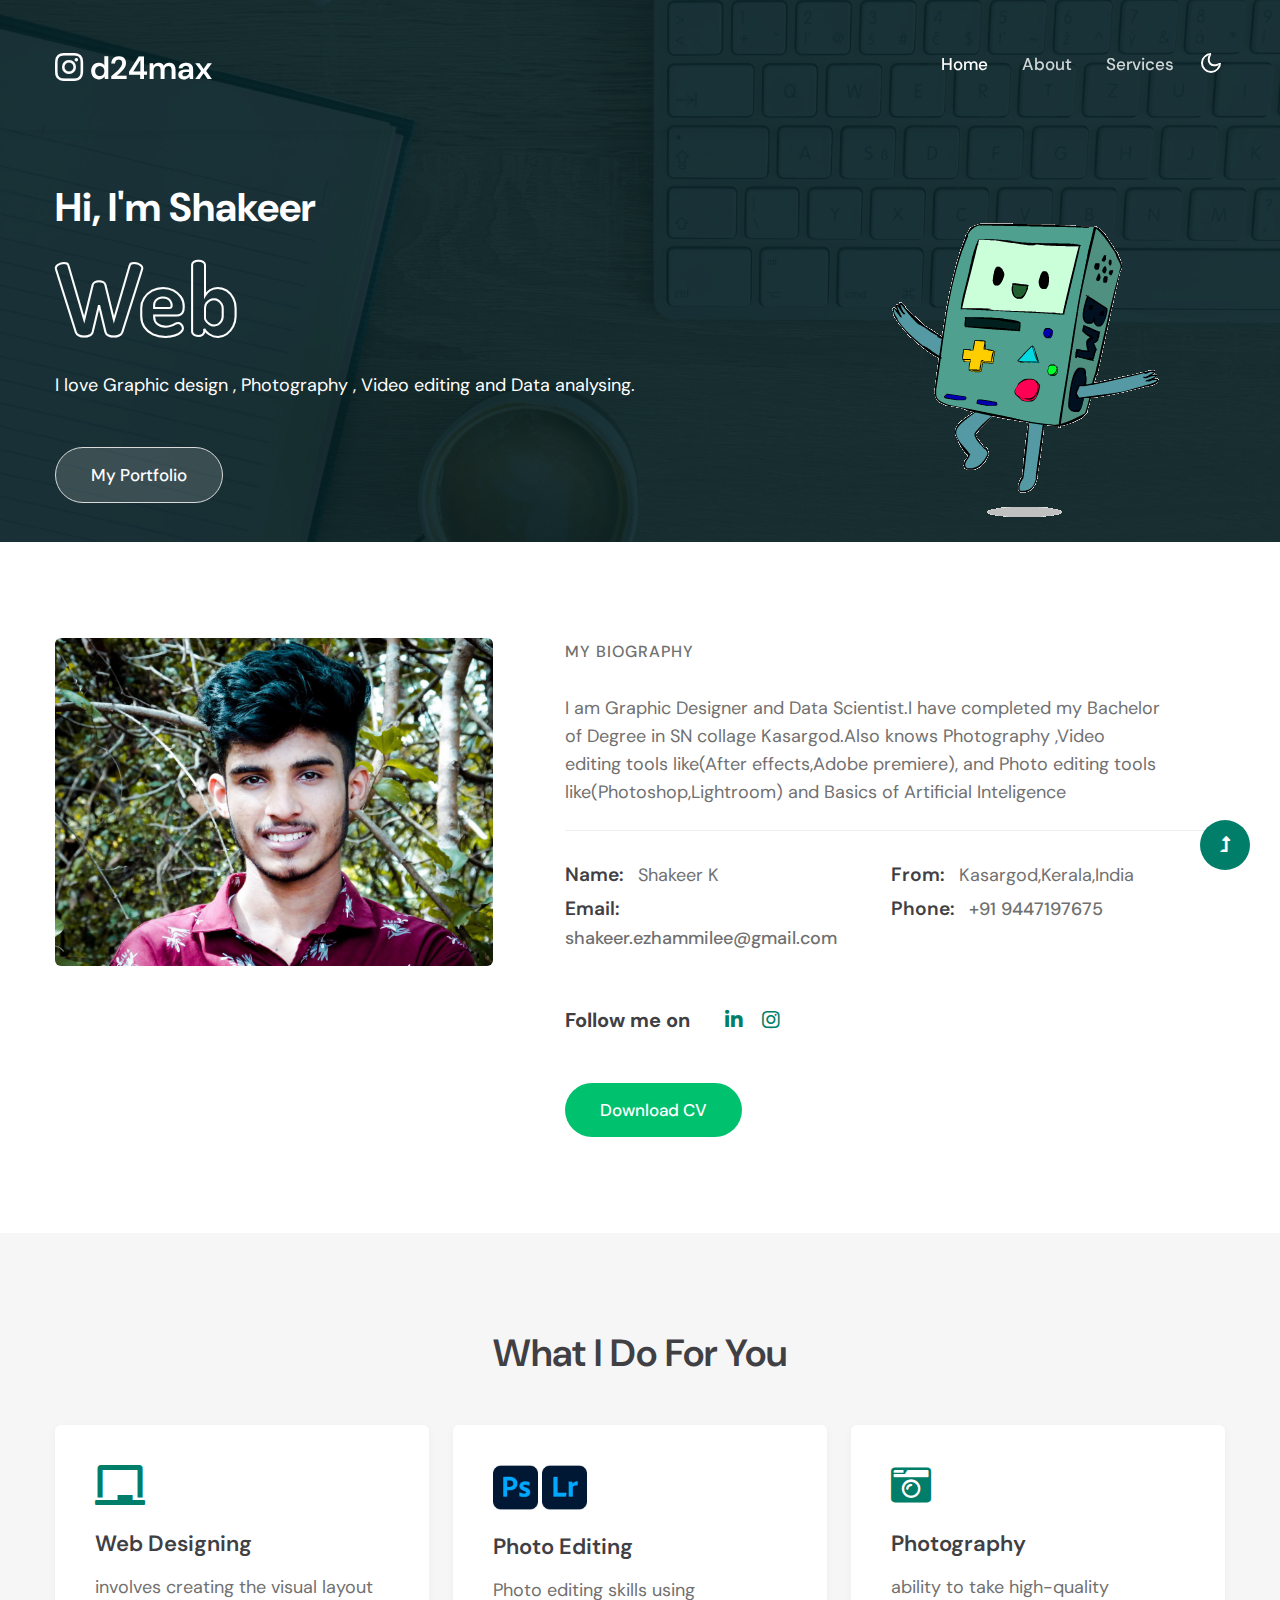
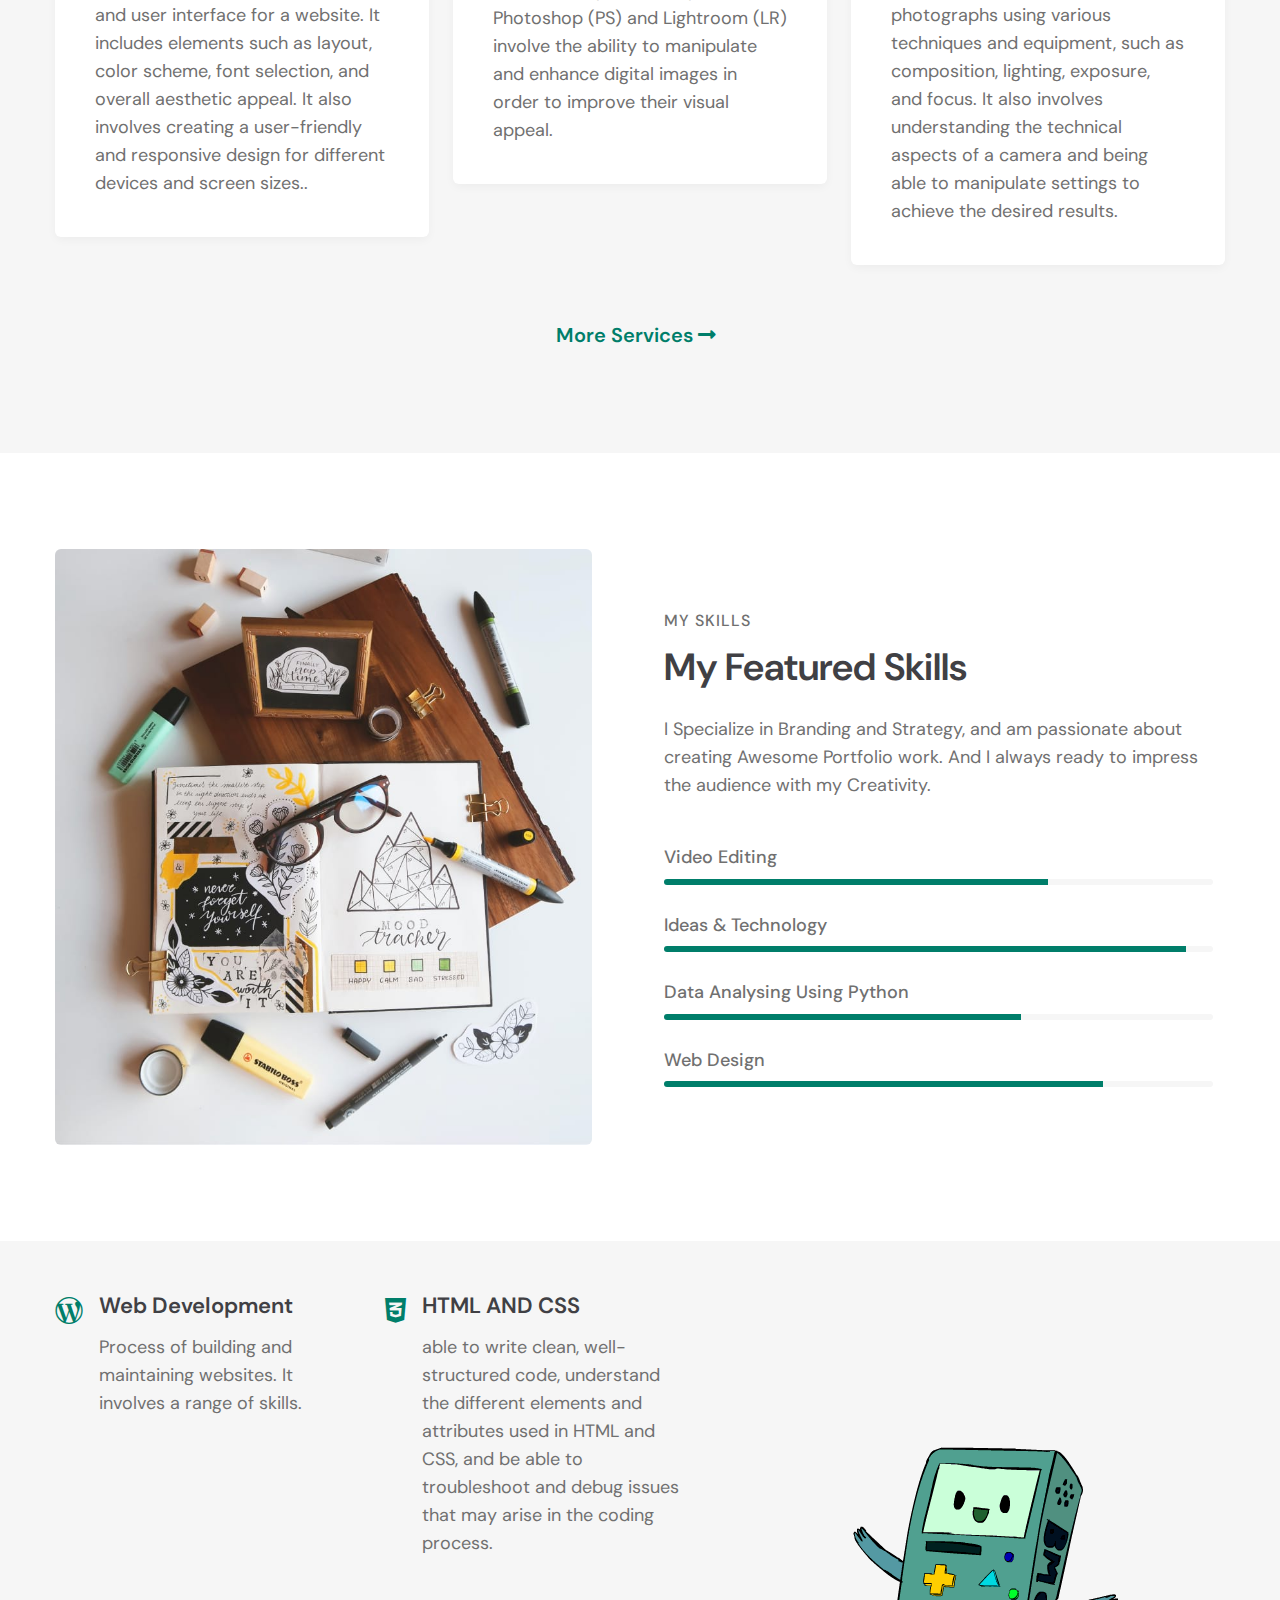
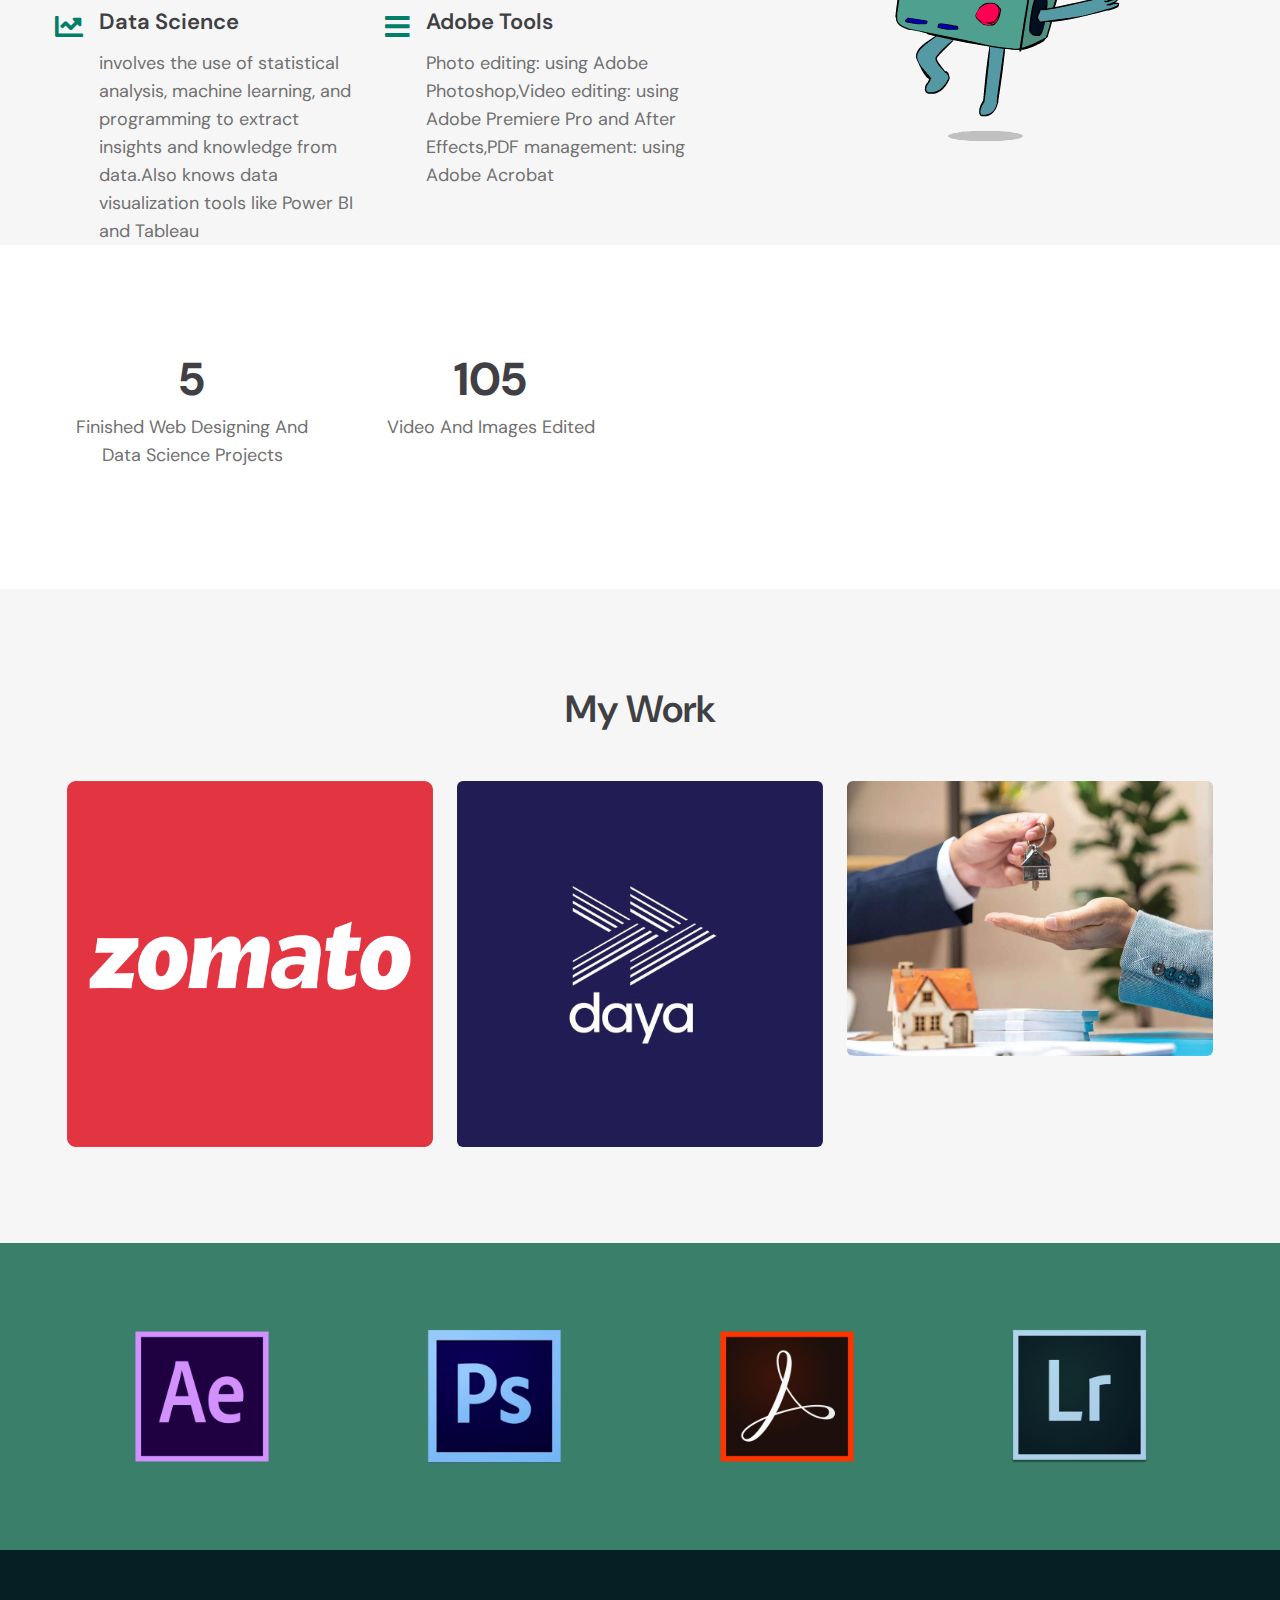
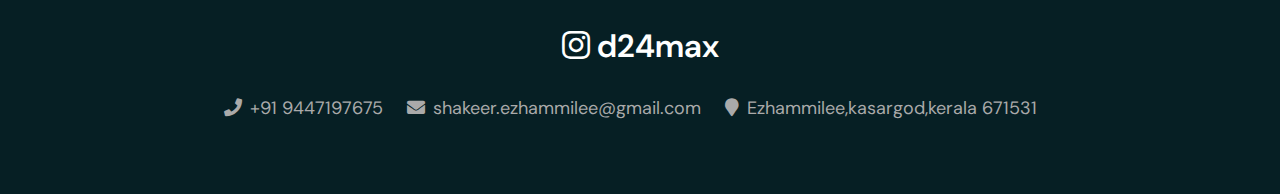
<file: index.html>
<!--
Author: W3layouts
Author URL: http://w3layouts.com
-->
<!doctype html>
<html lang="en">

<head>
    <!-- Required meta tags -->
    <meta charset="utf-8">
    <meta name="viewport" content="width=device-width, initial-scale=1, shrink-to-fit=no">
    <title>UI Portfolio - Personal Category Bootstrap Responsive Website Template - Home : W3Layouts</title>

    <!-- google-fonts -->
    <link href="//fonts.googleapis.com/css2?family=Dosis:wght@300;400;500;600;800&display=swap" rel="stylesheet">
    <link href="//fonts.googleapis.com/css2?family=DM+Sans:wght@400;500;700&display=swap" rel="stylesheet">
    <!-- //google-fonts -->

    <!-- Template CSS Style link -->
    <link rel="stylesheet" href="assets/css/style-liberty.css">

</head>

<body>


    <!--header-->
    <header id="site-header" class="fixed-top">
        <div class="container">
            <nav class="navbar navbar-expand-lg stroke">
                <h1>
                    <a class="navbar-brand" href="index.html">
                        <i class="fab fa-instagram"></i> d24max
                    </a>
                </h1>
                <!-- if logo is image enable this   
            <a class="navbar-brand" href="#index.html">
                <img src="image-path" alt="Your logo" title="Your logo" style="height:35px;" />
            </a> -->
                <button class="navbar-toggler collapsed bg-gradient" type="button" data-bs-toggle="collapse"
                    data-bs-target="#navbarTogglerDemo02" aria-controls="navbarTogglerDemo02" aria-expanded="false"
                    aria-label="Toggle navigation">
                    <span class="navbar-toggler-icon fa icon-expand fa-bars"></span>
                    <span class="navbar-toggler-icon fa icon-close fa-times"></span>
                </button>

                <div class="collapse navbar-collapse" id="navbarTogglerDemo02">
                    <ul class="navbar-nav ms-lg-auto align-items-center">
                        <li class="nav-item active">
                            <a class="nav-link" href="index.html">Home <span class="sr-only">(current)</span></a>
                        </li>
                        <li class="nav-item">
                            <a class="nav-link" href="about.html">About</a>
                        </li>
                        <li class="nav-item">
                            <a class="nav-link" href="services.html">Services</a>
                        </li>
                       

                        <!--/right-btn-->
                        
                        <!--/right-btn-->

                    </ul>
                </div>

                
                <!-- toggle switch for light and dark theme -->
                <div class="cont-ser-position">
                    <nav class="navigation">
                        <div class="theme-switch-wrapper">
                            <label class="theme-switch" for="checkbox">
                                <input type="checkbox" id="checkbox">
                                <div class="mode-container">
                                    <i class="gg-sun"></i>
                                    <i class="gg-moon"></i>
                                </div>
                            </label>
                        </div>
                    </nav>
                </div>
                <!-- //toggle switch for light and dark theme -->
            </nav>
        </div>
    </header>
    <!--//header-->




    <!-- banner section -->
    <section id="home" class="w3l-banner pt-5">
        <div class="container pt-lg-5 pt-md-4">
            <div class="row pt-lg-5 pt-4">
                <div class="col-lg-7 banner-info-grid pt-lg-0 pt-5">
                    <h1 class="mb-3">Hi, I'm Shakeer</h1>
                    <h3 class="mb-4"> <span class="typed-text"></span><span class="cursor">&nbsp</span> </h3>
                    <p>I love Graphic design , Photography , Video editing and Data analysing. </p>
                    
                    
                    <a class="btn btn-style transparent-btn mt-5" href="#portfolio"> My Portfolio </a>
                    
                </div>
                <div class="col-lg-5 text-lg-end my-image mt-lg-0 mt-1"> 
                    <img src="assets/images/ik.gif" class="img-fluid"  />
                </div>
            </div>
        </div>
    </section>
    <!-- //banner section -->


    <!-- About Section-->
    <section class="w3l-about py-5" id="about">
        <div class="container py-md-5 py-2">
            <div class="row w3l-row">
                <div class="col-lg-5 my-image pe-lg-5 mb-lg-0 mb-md-5 mb-4">
                    <img src="assets/images/photo.jpg" alt="" class="img-fluid">
                </div>
                <div class="col-lg-7 w3l-about-info px-lg-4 align-center">
                    <h6 class="w3l-title-small mb-1">My Biography</h6>
                    <h3 class="w3l-title-main mb-2"></h3>
                    <p class="my-4 pe-lg-5">I am Graphic Designer and Data Scientist.I have completed my Bachelor of Degree in SN collage Kasargod.Also knows Photography ,Video editing tools like(After effects,Adobe premiere), and Photo editing tools like(Photoshop,Lightroom) and Basics of Artificial Inteligence</p>
                    <div class="my-info mt-4">
                        <div class="single-info"><span>Name:</span>
                            <p>Shakeer K</p>
                        </div>
                        <div class="single-info"><span>From:</span>
                            <p>Kasargod,Kerala,India</p>
                        </div> 
                        <div class="single-info"><span>Email:</span>
                            <p><a href="shakeer.ezhammilee@gmail.com">shakeer.ezhammilee@gmail.com</a></p>
                        </div>
                        <div class="single-info"><span>Phone:</span>
                            <p><a href="tel:+91 9447197675">+91 9447197675<a></p>
                        </div>
                    </div>

                    <ul class="follow-social mt-lg-5 mt-4">
                        <li>
                            <h5 class="me-md-3">Follow me on </h5>
                        </li>

                        

                        <li><a href="https://www.linkedin.com/in/shakeer-k-74831a244/"><span class="fab fa-linkedin-in"></span></a>
                        </li>   

                        <li><a href="https://www.instagram.com/shx_.72/"><span class="fab fa-instagram"></span></a></li>

                    </ul>
                    <div class="w3l-btn">
                        
                        <a href="assets/images/resumee.pdf" class="btn btn-style btn-secondary mt-lg-5 mt-4">Download CV</a>
                    </div>
                </div>
            </div>
        </div>
    </section>
    <!-- //About Section-->


    <!-- Services Section -->
    <section class="about-section py-5">
        <div class="container py-lg-5 py-md-4 py-2">
            <div class="title-heading-w3 mx-auto text-center mb-sm-5 mb-4">
                <h3 class="w3l-title-main">What I do for you</h3>
            </div>
            <div class="row justify-content-center">
                <div class="col-lg-4 col-md-6">
                    <div class="about-single">
                        <div class="about-icon mb-4">
                            <i class="fas fa-chalkboard"></i>
                        </div>
                        <div class="about-content">
                            <h5 class="mb-3"><a href="#url">Web Designing</a></h5>
                            <p>involves creating the visual layout and user interface for a website. It includes elements such as layout, color scheme, font selection, and overall aesthetic appeal. It also involves creating a user-friendly and responsive design for different devices and screen sizes..</p>
                        </div>
                    </div>
                </div>
                <div class="col-lg-4 col-md-6 mt-md-0 mt-3">
                    <div class="about-single">
                        <div class="about-icon mb-4">
                            <img src="assets/images/photoshop.png" width="45" height="45" />
                            <img src="assets/images/lr.png" width="45" height="45" />
                        </div>
                        <div class="about-content">
                            <h5 class="mb-3"><a href="#url"> Photo Editing</a></h5>
                            <p>Photo editing skills using Photoshop (PS) and Lightroom (LR) involve the ability to manipulate and enhance digital images in order to improve their visual appeal.</p>
                        </div>
                    </div>
                </div>
                <div class="col-lg-4 col-md-6 mt-lg-0 mt-3">
                    <div class="about-single">
                        <div class="about-icon mb-4">
                            <i class="fas fa-camera-retro"></i>
                        </div>
                        <div class="about-content">
                            <h5 class="mb-3"><a href="#url"> Photography</a></h5>
                            <p>ability to take high-quality photographs using various techniques and equipment, such as composition, lighting, exposure, and focus. It also involves understanding the technical aspects of a camera and being able to manipulate settings to achieve the desired results. </p>
                        </div>
                    </div>
                </div>
            </div>

            <div class="w3l-btn text-center">
                <a href="services.html" class="btn btn-border mt-lg-5 mt-4 me-2">
                    More services <span class="fas fa-long-arrow-alt-right"></span></a>
            </div>
        </div>
    </section>
    <!-- //Services Section -->





    <section class="w3l-skills py-5" id="skills">
        <div class="container py-lg-5 py-md-4 py-3">
            <div class="row">
                <div class="col-lg-6 pe-lg-5">
                    <img src="assets/images/about1.jpg" alt="" class="img-fluid">
                </div>
                <div class="col-lg-6 mt-lg-0 mt-5 w3l-content-6 px-lg-4 align-self-center">
                    <h6 class="w3l-title-small mb-2">My skills</h6>
                    <h3 class="w3l-title-main">My Featured skills</h3>
                    <p class="mt-4">I Specialize in Branding and Strategy, and am passionate about creating Awesome
                        Portfolio work. And I always ready to impress the audience with my Creativity. </p>
                    <div class="progress-info mt-5">
                        <h6 class="progress-tittle">Video Editing </h6>
                        <div class="progress">
                            <div class="progress-bar progress-bar-striped" role="progressbar" style="width: 70%" aria-valuenow="70" aria-valuemin="0" aria-valuemax="100">
                            </div>
                        </div>
                    </div>
                    <div class="progress-info">
                        <h6 class="progress-tittle">Ideas &amp; Technology
                        </h6>
                        <div class="progress">
                            <div class="progress-bar progress-bar-striped" role="progressbar" style="width: 95%" aria-valuenow="95" aria-valuemin="0" aria-valuemax="100">
                            </div>
                        </div>
                    </div>
                    
                    <div class="progress-info">
                        <h6 class="progress-tittle">Data Analysing Using Python</h6>
                        <div class="progress">
                            <div class="progress-bar progress-bar-striped" role="progressbar" style="width: 65%" aria-valuenow="65" aria-valuemin="0" aria-valuemax="100">
                            </div>
                        </div>
                    </div>
                    <div class="progress-info mb-0">
                        <h6 class="progress-tittle"> Web Design</h6>
                        <div class="progress">
                            <div class="progress-bar progress-bar-striped" role="progressbar" style="width: 80%" aria-valuenow="80" aria-valuemin="0" aria-valuemax="100">
                            </div>
                        </div>
                    </div>
                    
                </div>
            </div>
        </div>
    </section>


    <!-- Why Choose Us Section-->
    <section class="w3l-whychooseus pt-5" id="about1">
        <div class="container pt-lg-0 pt-md-4 pt-2">
            <div class="row align-items-center">
                <div class="col-lg-7 pe-lg-5 align-items-center">
                    <div class="row two-grids">
                        <div class="col-sm-6 grids_info d-flex">
                            <i class="fab fa-wordpress-simple"></i>
                            <div class="detail ms-3">
                                <h4 class="w3l-subtitle">Web Development</h4>
                                <p>Process of building and maintaining websites. It involves a range of skills.
                                </p>
                            </div>
                        </div>
                        <div class="col-sm-6 grids_info d-flex mt-sm-0 mt-4">
                            <i class="fab fa-css3-alt"></i>
                            <div class="detail ms-3">
                                <h4 class="w3l-subtitle">HTML AND CSS</h4>
                                <p>able to write clean, well-structured code, understand the different elements and attributes used in HTML and CSS, and be able to troubleshoot and debug issues that may arise in the coding process.
                                </p>
                            </div>
                        </div>
                        <div class="col-sm-6 grids_info d-flex mt-md-5 mt-4">
                            <i class="fas fa-chart-line"></i>
                            <div class="detail ms-3">
                                <h4 class="w3l-subtitle">Data Science</h4>
                                <p>involves the use of statistical analysis, machine learning, and programming to extract insights and knowledge from data.Also knows data visualization tools like Power BI and Tableau
                                </p>
                            </div>
                        </div>
                        <div class="col-sm-6 grids_info d-flex mt-md-5 mt-4">
                            <i class="fas fa-bars"></i>
                            <div class="detail ms-3">
                                <h4 class="w3l-subtitle">Adobe Tools</h4>
                                <p>Photo editing: using Adobe Photoshop,Video editing: using Adobe Premiere Pro and After Effects,PDF management: using Adobe Acrobat 
                                </p>
                            </div>
                        </div>
                       
                    </div>
                </div>
                <div class="col-lg-5 ps-lg-5 my-image mt-lg-0 mt-4">
                    <img src="assets/images/ik.gif" alt="" class="img-fluid">
                </div>

            </div>
        </div>
    </section>
    <!-- //Why Choose Us Section-->



    
    <!-- Stats Section-->
    <section class="w3l-stats-section py-5" id="stats">
        <div class="container py-lg-5 py-md-4 py-2">
            <div class="w3l-stats-inner-inf py-lg-4">
                <div class="row stats-con text-center">
                    <div class="col-lg-3 col-6 stats_info counter_grid">
                        <p class="counter"> 5</p>
                        <h3>Finished Web Designing and Data Science Projects</h3>
                    </div>
                    <div class="col-lg-3 col-6 stats_info counter_grid">  
                        <p class="counter"> 105 </p>
                        <h3>Video and Images Edited</h3>
                    </div>
                    

                </div>
            </div>
        </div>
    </section>
    <!-- //Stats Section-->


    <!-- portfolio -->
    <section class="w3-gallery py-5" id="portfolio">
        <div class="container py-lg-5 py-md-4 py-2">
            <div class="title-heading-w3 mx-auto text-center mb-sm-5 mb-4">
                <h3 class="w3l-title-main mb-2">My Work</h3>
            </div>
            <div class="row portfolio-area clearfix p-0 m-0">
                <div class="col-lg-4 col-md-6 portfolio-item2 content" data-id="id-1" data-type="cat-item-1">
                    <span class="image-block">
                        <a class="image-zoom" href="assets/images/blog1.jpg" data-gal="prettyPhoto[gallery]">
                            <div class="content-overlay"></div>
                            <img src="assets/images/Zomato.png" class="img-fluid w3layouts agileits" alt="portfolio-img" >
                            <div class="content-details fadeIn-bottom">
                                <h3 class="content-title">Data Science</h3>
                                <p class="content-text">Business understanding,Data preprocessing and .... </p>
                            </div>
                        </a>
                    </span>
                </div>
                <div class="col-lg-4 col-md-6 portfolio-item2 content mt-md-0 mt-4" data-id="id-2" data-type="cat-item-2">
                    <span class="image-block">
                        <a class="image-zoom" href="assets/images/daya.jpg" data-gal="prettyPhoto[gallery]">
                            
                            <div class="content-overlay"></div>
                            <img src="assets/images/daya.jpg" class="img-fluid w3layouts agileits" alt="portfolio-img">
                            <div class="content-details fadeIn-bottom">
                                <h3 class="content-title">Logo Intro</h3>
                                <p class="content-text">All types of logo intros..</p>
                            </div>
                        </a>
                    </span>
                </div>
                <div class="col-lg-4 col-md-6 portfolio-item2 content mt-lg-0 mt-4" data-id="id-3" data-type="cat-item-3">
                    <span class="image-block">
                        <a class="image-zoom" href="assets/images/house.jpeg" data-gal="prettyPhoto[gallery]">
                            <div class="content-overlay"></div>
                            <img src="assets/images/real.jpg" class="img-fluid w3layouts agileits" alt="portfolio-img">
                            <div class="content-details fadeIn-bottom">
                                <h3 class="content-title">Real Estate</h3>
                                <p class="content-text">Website of real estate where people can buy and sell houses</p>
                            </div>
                        </a>
                    </span>
                </div>
                
            </div>
            <!--end portfolio-area -->
        </div>
        <!-- //gallery container -->
    </section>
    <!-- //portfolio -->


    <!--/brands-->
    <section class="w3l-brands py-md-5 py-4">
        <div class="container py-lg-2">
            <div class="align-items-center">
                <div id="owl-demo" class="owl-carousel owl-theme">
                    
                    <div class="item">
                        <img src="assets/images/Adobe.png" class="img-fluid" alt="Brand">
                    </div>
                    <div class="item">
                        <img src="assets/images/Adobe1.png" class="img-fluid" alt="Brand">
                    </div>               
                   
                    <div class="item">
                        <img src="assets/images/acr.png" class="img-fluid" alt="Brand">
                    </div>

                    <div class="item">
                        <img src="assets/images/Adobelr.png" class="img-fluid" alt="Brand">
                    </div>
                    <div class="item">
                        <img src="assets/images/tablau.png" class="img-fluid" alt="Brand">
                    </div>
                    <div class="item">
                        <img src="assets/images/python1.png" class="img-fluid" alt="Brand">
                    </div>
                    <div class="item">
                        <img src="assets/images/html1.png" class="img-fluid" alt="Brand">
                    </div>
                    <div class="item">
                        <img src="assets/images/wo2.png" class="img-fluid" alt="Brand">
                    </div>

                    <div class="item">
                        <img src="assets/images/git.png" class="img-fluid" alt="Brand">
                    </div>
                </div>
            </div>
        </div>
    </section>
    <!-- //brands -->



     <!-- footer -->
     <footer class="text-center">
        <div class="footer py-5">
            <div class="container py-md-4">
                <div clss="footer-logo">
                    <a class="logo" href="index.html">
                        <i class="fab fa-instagram"></i> d24max
                    </a>
                </div>
                <div class="footer-contact-info mt-4">
                    <ul>
                        <li>
                            <a href="tel:+91 9447197675" class="contact-text-sub">
                                <span class="fas fa-phone me-2"></span>+91 9447197675</a>
                        </li>
                        <li>
                            <a href="mailto:info@example.com" class="contact-text-sub">
                                <span class="fas fa-envelope me-2"></span>shakeer.ezhammilee@gmail.com </a>
                        </li>
                        <li>
                            <p class="contact-text-sub"> 
                                <span class="fas fa-map-marker me-2"></span>Ezhammilee,kasargod,kerala 671531</p>
                        </li>
                    </ul>
                </div>
            </div>
        </div>
        
    </footer>
    <!-- //footer -->



    <!-- Js scripts -->
    <!-- move top -->
    <button onclick="topFunction()" id="movetop" title="Go to top">
        <span class="fas fa-level-up-alt" aria-hidden="true"></span>
    </button>
    <script>
        // When the user scrolls down 20px from the top of the document, show the button
        window.onscroll = function () {
            scrollFunction()
        };

        function scrollFunction() {
            if (document.body.scrollTop > 20 || document.documentElement.scrollTop > 20) {
                document.getElementById("movetop").style.display = "block";
            } else {
                document.getElementById("movetop").style.display = "none";
            }
        }

        // When the user clicks on the button, scroll to the top of the document
        function topFunction() {
            document.body.scrollTop = 0;
            document.documentElement.scrollTop = 0;
        }
    </script>
    <!-- //move top -->

    <!-- common jquery plugin -->
    <script src="assets/js/jquery-3.3.1.min.js"></script>
    <!-- //common jquery plugin -->

    <!-- theme switch js (light and dark)-->
    <script src="assets/js/theme-change.js"></script>
    <!-- //theme switch js (light and dark)-->

    <!--search-bar-->
    <script src="assets/js/search.js"></script>
    <!--//search-bar-->

    <!--/stats-number-counter-->
    <script src="assets/js/jquery.waypoints.min.js"></script>
    <script src="assets/js/jquery.countup.js"></script>
    <script>
        $('.counter').countUp();

    </script>
    <!--//stats-number-counter-->

    <!--/owlcarousel-->
    <script src="assets/js/owl.carousel.js"></script>
    <!-- //brands-->
    <script>
        $(document).ready(function() {
            $("#owl-demo").owlCarousel({
                loop: true,
                autoplay: true,
                autoplaySpeed: 1500,
                nav: false,
                responsiveClass: true,
                responsive: {
                    0: {
                        items: 2,
                        nav: false
                    },
                    568: {
                        items: 3,
                        nav: false
                    },
                    768: {
                        items: 4,
                        nav: false
                    }
                }
            })
        })

    </script>
    <!-- //brands-->

    <!-- /typig-text-->
    <script>
        const typedTextSpan = document.querySelector(".typed-text");
        const cursorSpan = document.querySelector(".cursor");

        const textArray = ["Web Designer", "Data Scientist", "Photographer", "Freelancer","Video Editor","Web Developer"];
        const typingDelay = 200;
        const erasingDelay = 10;
        const newTextDelay = 100; // Delay between current and next text
        let textArrayIndex = 0;
        let charIndex = 0;

        function type() {
            if (charIndex < textArray[textArrayIndex].length) {
                if (!cursorSpan.classList.contains("typing")) cursorSpan.classList.add("typing");
                typedTextSpan.textContent += textArray[textArrayIndex].charAt(charIndex);
                charIndex++;
                setTimeout(type, typingDelay);
            } else {
                cursorSpan.classList.remove("typing");
                setTimeout(erase, newTextDelay);
            }
        }

        function erase() {
            if (charIndex > 0) {
                // add class 'typing' if there's none
                if (!cursorSpan.classList.contains("typing")) {
                    cursorSpan.classList.add("typing");
                }
                typedTextSpan.textContent = textArray[textArrayIndex].substring(0, 0);
                charIndex--;
                setTimeout(erase, erasingDelay);
            } else {
                cursorSpan.classList.remove("typing");
                textArrayIndex++;
                if (textArrayIndex >= textArray.length) textArrayIndex = 0;
                setTimeout(type, typingDelay);
            }
        }

        document.addEventListener("DOMContentLoaded", function () { // On DOM Load initiate the effect
            if (textArray.length) setTimeout(type, newTextDelay + 250);
        });
    </script>
    <!-- //typig-text-->


    <!-- jQuery-Photo-filter-lightbox-portfolio-plugin -->
    <script src="assets/js/jquery-1.7.2.js"></script>
    <script src="assets/js/jquery.quicksand.js"></script>
    <script src="assets/js/script.js"></script>
    <script src="assets/js/jquery.prettyPhoto.js"></script>
    <!-- //jQuery-Photo-filter-lightbox-portfolio-plugin -->

    <!-- MENU-JS -->
    <script>
        $(window).on("scroll", function () {
            var scroll = $(window).scrollTop();

            if (scroll >= 80) {
                $("#site-header").addClass("nav-fixed");
            } else {
                $("#site-header").removeClass("nav-fixed");
            }
        });

        //Main navigation Active Class Add Remove
        $(".navbar-toggler").on("click", function () {
            $("header").toggleClass("active");
        });
        $(document).on("ready", function () {
            if ($(window).width() > 991) {
                $("header").removeClass("active");
            }
            $(window).on("resize", function () {
                if ($(window).width() > 991) {
                    $("header").removeClass("active");
                }
            });
        });
    </script>
    <!-- //MENU-JS -->

    <!-- disable body scroll which navbar is in active -->
    <script>
        $(function () {
            $('.navbar-toggler').click(function () {
                $('body').toggleClass('noscroll');
            })
        });
    </script>
    <!-- //disable body scroll which navbar is in active -->

    <!--bootstrap-->
    <script src="assets/js/bootstrap.min.js"></script>
    <!-- //bootstrap-->
    <!-- //Js scripts -->

</body>

</html>
</file>
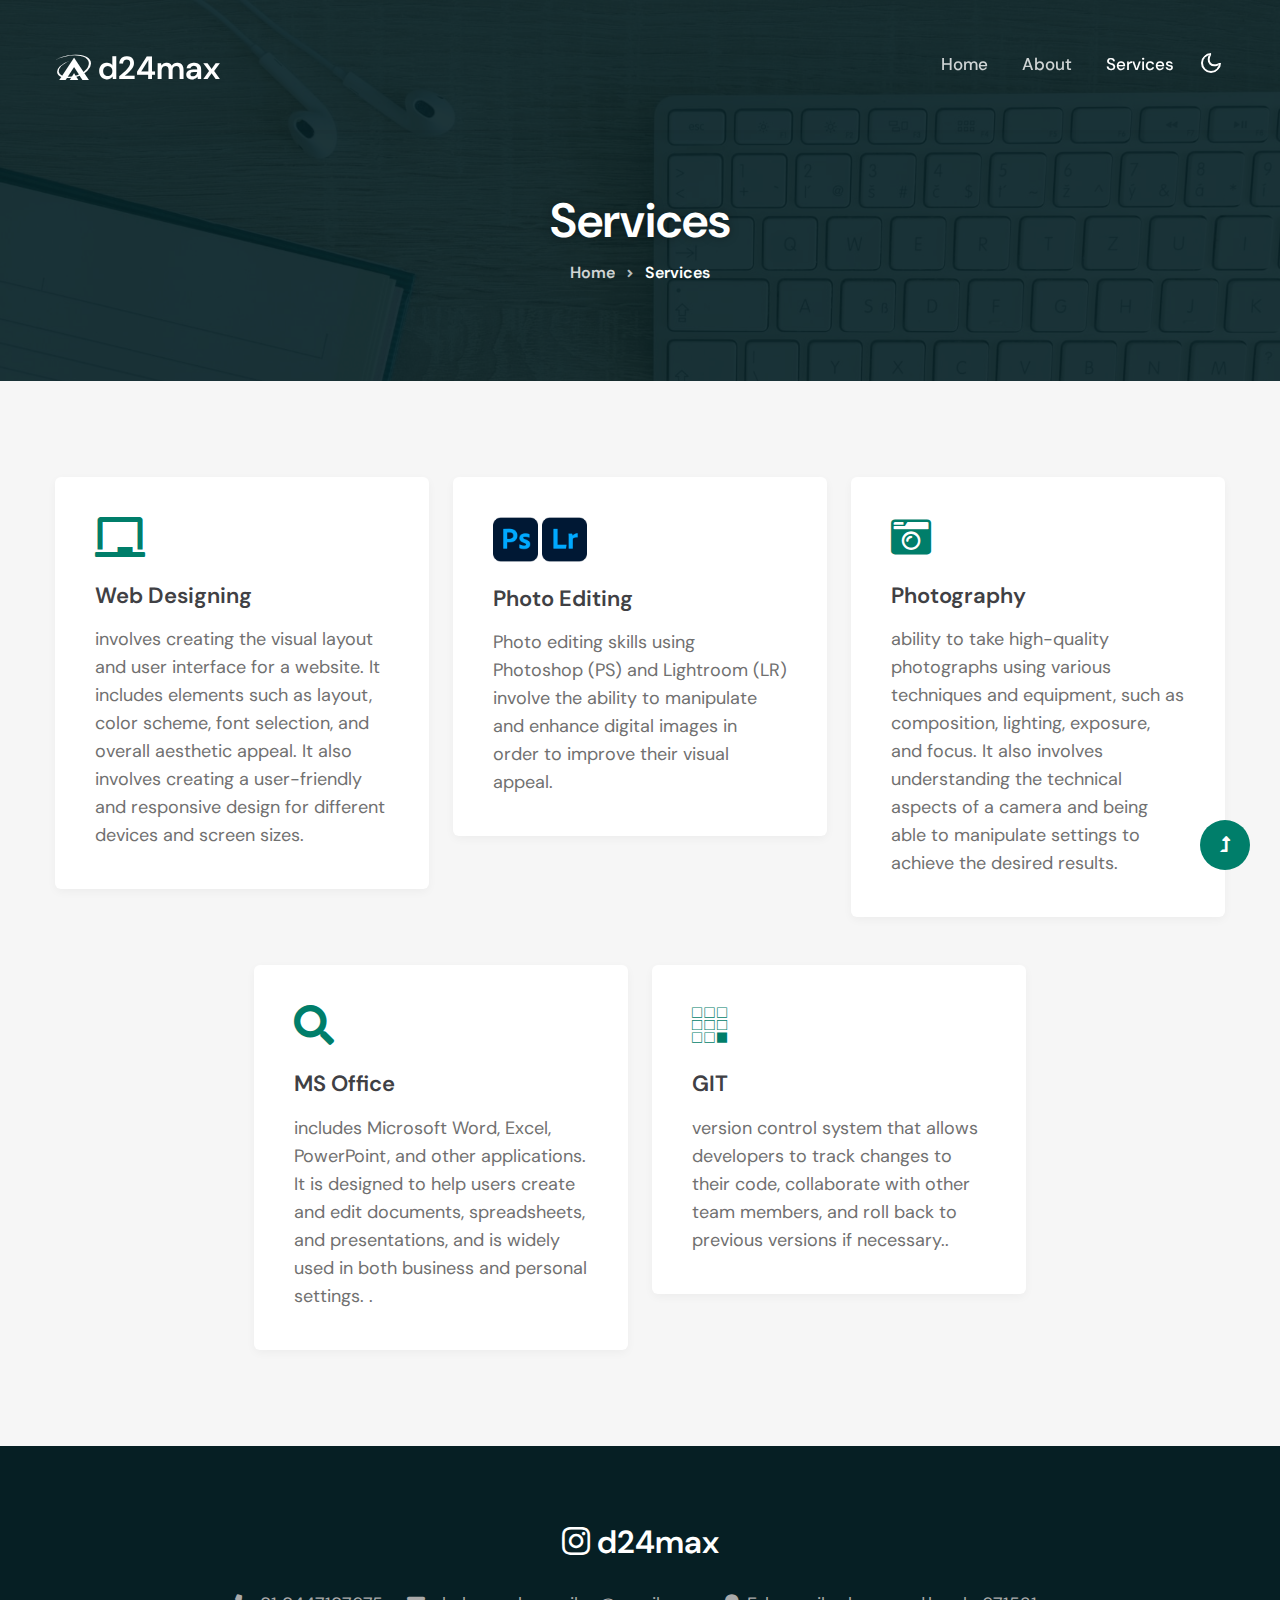
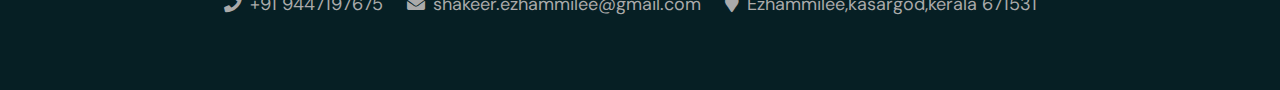
<file: services.html>
<!--
Author: W3layouts
Author URL: http://w3layouts.com
-->
<!doctype html>
<html lang="en">

<head>
    <!-- Required meta tags -->
    <meta charset="utf-8">
    <meta name="viewport" content="width=device-width, initial-scale=1, shrink-to-fit=no">
    <title>UI Portfolio - Personal Category Bootstrap Responsive Website Template - Services : W3Layouts</title>

    <!-- google-fonts -->
    <link href="//fonts.googleapis.com/css2?family=Dosis:wght@300;400;500;600;800&display=swap" rel="stylesheet">
    <link href="//fonts.googleapis.com/css2?family=DM+Sans:wght@400;500;700&display=swap" rel="stylesheet">
    <!-- //google-fonts -->

    <!-- Template CSS Style link -->
    <link rel="stylesheet" href="assets/css/style-liberty.css">

</head>

<body>



<!--header-->
<header id="site-header" class="fixed-top">
    <div class="container">
        <nav class="navbar navbar-expand-lg stroke">
            <h1>
                <a class="navbar-brand" href="index.html">
                    <i class="fab fa-asymmetrik"></i> d24max
                </a>
            </h1>
            <!-- if logo is image enable this   
        <a class="navbar-brand" href="#index.html">
            <img src="image-path" alt="Your logo" title="Your logo" style="height:35px;" />
        </a> -->
            <button class="navbar-toggler collapsed bg-gradient" type="button" data-bs-toggle="collapse"
                data-bs-target="#navbarTogglerDemo02" aria-controls="navbarTogglerDemo02" aria-expanded="false"
                aria-label="Toggle navigation">
                <span class="navbar-toggler-icon fa icon-expand fa-bars"></span>
                <span class="navbar-toggler-icon fa icon-close fa-times"></span>
            </button>

            <div class="collapse navbar-collapse" id="navbarTogglerDemo02">
                <ul class="navbar-nav ms-lg-auto align-items-center">
                    <li class="nav-item">
                        <a class="nav-link" href="index.html">Home <span class="sr-only">(current)</span></a>
                    </li>
                    <li class="nav-item">
                        <a class="nav-link" href="about.html">About</a>
                    </li>
                    <li class="nav-item active">
                        <a class="nav-link" href="services.html">Services</a>
                    </li>
                    

                    <!--/right-btn-->
                    
                    <!--/right-btn-->

                </ul>
            </div>

            <!-- search -->
            
            <!-- //search -->
            
            <!-- toggle switch for light and dark theme -->
            <div class="cont-ser-position">
                <nav class="navigation">
                    <div class="theme-switch-wrapper">
                        <label class="theme-switch" for="checkbox">
                            <input type="checkbox" id="checkbox">
                            <div class="mode-container">
                                <i class="gg-sun"></i>
                                <i class="gg-moon"></i>
                            </div>
                        </label>
                    </div>
                </nav>
            </div>
            <!-- //toggle switch for light and dark theme -->
        </nav>
    </div>
</header>
<!--//header-->


<!-- Services banner -->
<section class="w3l-about-breadcrumb text-center">
    <div class="breadcrumb-bg breadcrumb-bg-about py-5">
        <div class="container py-lg-5 mt-5">
            <div class="banner-info-grid mt-5">
                <h2 class="w3l-title-breadcrumb">Services</h2>
            </div>
            <ul class="breadcrumbs-custom-path">
                <li><a href="#url">Home</a></li>
                <li class="active"><span class="fa fa-angle-right mx-2" aria-hidden="true"></span> Services</li>
            </ul>
        </div>
    </div>
</section>
<!-- //Services banner -->



<!-- Services Section -->
<section class="about-section py-5">
    <div class="container py-lg-5 py-md-4 py-2">
        <div class="row justify-content-center">
            <div class="col-lg-4 col-md-6">
                <div class="about-single">
                    <div class="about-icon mb-4">
                        <i class="fas fa-chalkboard"></i>
                    </div>
                    <div class="about-content">
                        <h5 class="mb-3"><a href="about.html">Web Designing</a></h5>
                        <p>involves creating the visual layout and user interface for a website. It includes elements such as layout, color scheme, font selection, and overall aesthetic appeal. It also involves creating a user-friendly and responsive design for different devices and screen sizes.</p>
                    </div>
                </div>
            </div>
            <div class="col-lg-4 col-md-6 mt-md-0 mt-3">
                <div class="about-single">
                    <div class="about-icon mb-4">
                        
                        <img src="assets/images/photoshop.png" width="45" height="45" />
                            <img src="assets/images/lr.png" width="45" height="45" />
                    </div>
                    <div class="about-content">
                        <h5 class="mb-3"><a href="about.html">Photo Editing</a></h5>
                        <p>Photo editing skills using Photoshop (PS) and Lightroom (LR) involve the ability to manipulate and enhance digital images in order to improve their visual appeal.</p>
                    </div>
                </div>
            </div>
            <div class="col-lg-4 col-md-6 mt-lg-0 mt-3">
                <div class="about-single">
                    <div class="about-icon mb-4">
                        <i class="fas fa-camera-retro"></i>
                    </div>
                    <div class="about-content">
                        <h5 class="mb-3"><a href="about.html">Photography</a></h5>
                        <p>ability to take high-quality photographs using various techniques and equipment, such as composition, lighting, exposure, and focus. It also involves understanding the technical aspects of a camera and being able to manipulate settings to achieve the desired results. </p>
                    </div>
                </div>
            </div>

            <div class="col-lg-4 col-md-6 mt-lg-5 mt-4">
                <div class="about-single">
                    <div class="about-icon mb-4">
                        <i class="fas fa-search"></i>
                    </div>
                    <div class="about-content">
                        <h5 class="mb-3"><a href="about.html">MS Office</a></h5>
                        <p> includes Microsoft Word, Excel, PowerPoint, and other applications. It is designed to help users create and edit documents, spreadsheets, and presentations, and is widely used in both business and personal settings. .</p>
                    </div>
                </div>
            </div>
            <div class="col-lg-4 col-md-6 mt-lg-5 mt-4">
                <div class="about-single">
                    <div class="about-icon mb-4">
                        <i class="fab fa-buromobelexperte"></i>
                    </div>
                    <div class="about-content">
                        <h5 class="mb-3"><a href="about.html">GIT</a></h5>
                        <p>version control system that allows developers to track changes to their code, collaborate with other team members, and roll back to previous versions if necessary..</p>
                    </div>
                </div>
            </div>
            
        </div>
    </div>
</section>
<!-- //Services Section -->





<!-- footer -->
<footer class="text-center">
    <div class="footer py-5">
        <div class="container py-md-4">
            <div clss="footer-logo">
                <a class="logo" href="index.html">
                    <i class="fab fa-instagram"></i> d24max
                </a>
            </div>
            <div class="footer-contact-info mt-4">
                <ul>
                    <li>
                        <a href="tel:+91 9447197675" class="contact-text-sub">
                            <span class="fas fa-phone me-2"></span>+91 9447197675</a>
                    </li>
                    <li>
                        <a href="mailto:info@example.com" class="contact-text-sub">
                            <span class="fas fa-envelope me-2"></span>shakeer.ezhammilee@gmail.com </a>
                    </li>
                    <li>
                        <p class="contact-text-sub"> 
                            <span class="fas fa-map-marker me-2"></span>Ezhammilee,kasargod,kerala 671531</p>
                    </li>
                </ul>
            </div>
        </div>
    </div>
    
</footer>
<!-- //footer -->



<!-- Js scripts -->
<!-- move top -->
<button onclick="topFunction()" id="movetop" title="Go to top">
    <span class="fas fa-level-up-alt" aria-hidden="true"></span>
</button>
<script>
    // When the user scrolls down 20px from the top of the document, show the button
    window.onscroll = function () {
        scrollFunction()
    };

    function scrollFunction() {
        if (document.body.scrollTop > 20 || document.documentElement.scrollTop > 20) {
            document.getElementById("movetop").style.display = "block";
        } else {
            document.getElementById("movetop").style.display = "none";
        }
    }

    // When the user clicks on the button, scroll to the top of the document
    function topFunction() {
        document.body.scrollTop = 0;
        document.documentElement.scrollTop = 0;
    }
</script>
<!-- //move top -->

<!-- common jquery plugin -->
<script src="assets/js/jquery-3.3.1.min.js"></script>
<!-- //common jquery plugin -->

<!-- theme switch js (light and dark)-->
<script src="assets/js/theme-change.js"></script>
<!-- //theme switch js (light and dark)-->

<!--search-bar-->
<script src="assets/js/search.js"></script>
<!--//search-bar-->

<!--/stats-number-counter-->
<script src="assets/js/jquery.waypoints.min.js"></script>
<script src="assets/js/jquery.countup.js"></script>
<script>
    $('.counter').countUp();

</script>
<!--//stats-number-counter-->

<!--/owlcarousel-->
<script src="assets/js/owl.carousel.js"></script>
<!-- //tesimonials-->
<script>
    $(document).ready(function () {
      $("#owl-demo1").owlCarousel({
        loop: true,
        margin: 30,
        nav: false,
        responsiveClass: true,
        responsive: {
          0: {
            items: 1,
            nav: false
          },
          768: {
            items: 2,
            nav: false
          },
          1024: {
            items: 3,
            nav: false
          }
        }
      })
    })
  </script>
<!-- //tesimonials-->

<!-- //brands-->
<script>
    $(document).ready(function() {
        $("#owl-demo").owlCarousel({
            loop: true,
            nav: false,
            autoplay: true,
            autoplaySpeed: 1500,
            responsiveClass: true,
            responsive: {
                0: {
                    items: 2,
                    nav: false
                },
                568: {
                    items: 3,
                    nav: false
                },
                768: {
                    items: 4,
                    nav: false
                }
            }
        })
    })

</script>
<!-- //brands-->

<!-- /typig-text-->
<script>
    const typedTextSpan = document.querySelector(".typed-text");
    const cursorSpan = document.querySelector(".cursor");

    const textArray = ["Web Designer", "Data Scientist", "Photographer", "Freelancer","Video Editor","Web Developer"];
    const typingDelay = 200;
    const erasingDelay = 10;
    const newTextDelay = 100; // Delay between current and next text
    let textArrayIndex = 0;
    let charIndex = 0;

    function type() {
        if (charIndex < textArray[textArrayIndex].length) {
            if (!cursorSpan.classList.contains("typing")) cursorSpan.classList.add("typing");
            typedTextSpan.textContent += textArray[textArrayIndex].charAt(charIndex);
            charIndex++;
            setTimeout(type, typingDelay);
        } else {
            cursorSpan.classList.remove("typing");
            setTimeout(erase, newTextDelay);
        }
    }

    function erase() {
        if (charIndex > 0) {
            // add class 'typing' if there's none
            if (!cursorSpan.classList.contains("typing")) {
                cursorSpan.classList.add("typing");
            }
            typedTextSpan.textContent = textArray[textArrayIndex].substring(0, 0);
            charIndex--;
            setTimeout(erase, erasingDelay);
        } else {
            cursorSpan.classList.remove("typing");
            textArrayIndex++;
            if (textArrayIndex >= textArray.length) textArrayIndex = 0;
            setTimeout(type, typingDelay);
        }
    }

    document.addEventListener("DOMContentLoaded", function () { // On DOM Load initiate the effect
        if (textArray.length) setTimeout(type, newTextDelay + 250);
    });
</script>
<!-- //typig-text-->


<!-- jQuery-Photo-filter-lightbox-portfolio-plugin -->
<script src="assets/js/jquery-1.7.2.js"></script>
<script src="assets/js/jquery.quicksand.js"></script>
<script src="assets/js/script.js"></script>
<script src="assets/js/jquery.prettyPhoto.js"></script>
<!-- //jQuery-Photo-filter-lightbox-portfolio-plugin -->

<!-- MENU-JS -->
<script>
    $(window).on("scroll", function () {
        var scroll = $(window).scrollTop();

        if (scroll >= 80) {
            $("#site-header").addClass("nav-fixed");
        } else {
            $("#site-header").removeClass("nav-fixed");
        }
    });

    //Main navigation Active Class Add Remove
    $(".navbar-toggler").on("click", function () {
        $("header").toggleClass("active");
    });
    $(document).on("ready", function () {
        if ($(window).width() > 991) {
            $("header").removeClass("active");
        }
        $(window).on("resize", function () {
            if ($(window).width() > 991) {
                $("header").removeClass("active");
            }
        });
    });
</script>
<!-- //MENU-JS -->

<!-- disable body scroll which navbar is in active -->
<script>
    $(function () {
        $('.navbar-toggler').click(function () {
            $('body').toggleClass('noscroll');
        })
    });
</script>
<!-- //disable body scroll which navbar is in active -->

<!--bootstrap-->
<script src="assets/js/bootstrap.min.js"></script>
<!-- //bootstrap-->
<!-- //Js scripts -->

</body>

</html>
</file>
<file: assets/css/style-liberty.css>
@charset "UTF-8";

/*--
Author: W3layouts
Author URL: http://w3layouts.com
--*/


/*!
 * Bootstrap v5.0.1 (https://getbootstrap.com/)
 * Copyright 2011-2021 The Bootstrap Authors
 * Copyright 2011-2021 Twitter, Inc.
 * Licensed under MIT (https://github.com/twbs/bootstrap/blob/main/LICENSE)
 */
:root {
  --bs-blue: #0d6efd;
  --bs-indigo: #6610f2;
  --bs-purple: #6f42c1 --bs-pink: #d63384;
  --bs-red: #dc3545;
  --bs-orange: #fd7e14;
  --bs-yellow: #ffc107;
  --bs-green: #198754;
  --bs-teal: #20c997;
  --bs-cyan: #0dcaf0;
  --bs-white: #fff;
  --bs-gray: #6c757d;
  --bs-gray-dark: #343a40;
  --bs-primary: #0d6efd;
  --bs-secondary: #6c757d;
  --bs-success: #198754;
  --bs-info: #0dcaf0;
  --bs-warning: #ffc107;
  --bs-danger: #dc3545;
  --bs-light: #f8f9fa;
  --bs-dark: #212529;
  --bs-font-sans-serif: system-ui, -apple-system, "Segoe UI", Roboto, "Helvetica Neue", Arial, "Noto Sans", "Liberation Sans", sans-serif, "Apple Color Emoji", "Segoe UI Emoji", "Segoe UI Symbol", "Noto Color Emoji";
  --bs-font-monospace: SFMono-Regular, Menlo, Monaco, Consolas, "Liberation Mono", "Courier New", monospace;
  --bs-gradient: linear-gradient(180deg, rgba(255, 255, 255, 0.15), rgba(255, 255, 255, 0))
}

*,
::after,
::before {
  box-sizing: border-box
}

@media (prefers-reduced-motion:no-preference) {
  :root {
    scroll-behavior: smooth
  }
}

body {
  margin: 0;
  font-family: 'DM Sans', sans-serif;
  font-size: 1rem;
  font-weight: 400;
  line-height: 1.5;
  color: #212529;
  background-color: #fff;
  -webkit-text-size-adjust: 100%;
  -webkit-tap-highlight-color: transparent
}

hr {
  margin: 1rem 0;
  color: inherit;
  background-color: currentColor;
  border: 0;
  opacity: .25
}

hr:not([size]) {
  height: 1px
}

.h1,
.h2,
.h3,
.h4,
.h5,
.h6,
h1,
h2,
h3,
h4,
h5,
h6 {
  margin-top: 0;
  margin-bottom: .5rem;
  font-weight: 700;
  line-height: 1.2
}

.h1,
h1 {
  font-size: calc(1.375rem + 1.5vw)
}

@media (min-width:1200px) {

  .h1,
  h1 {
    font-size: 2.5rem
  }
}

.h2,
h2 {
  font-size: calc(1.325rem + .9vw)
}

@media (min-width:1200px) {

  .h2,
  h2 {
    font-size: 2rem
  }
}

.h3,
h3 {
  font-size: calc(1.3rem + .6vw)
}

@media (min-width:1200px) {

  .h3,
  h3 {
    font-size: 1.75rem
  }
}

.h4,
h4 {
  font-size: calc(1.275rem + .3vw)
}

@media (min-width:1200px) {

  .h4,
  h4 {
    font-size: 1.5rem
  }
}

.h5,
h5 {
  font-size: 1.25rem
}

.h6,
h6 {
  font-size: 1rem
}

p {
  margin-top: 0;
  margin-bottom: 1rem
}

abbr[data-bs-original-title],
abbr[title] {
  -webkit-text-decoration: underline dotted;
  text-decoration: underline dotted;
  cursor: help;
  -webkit-text-decoration-skip-ink: none;
  text-decoration-skip-ink: none
}

address {
  margin-bottom: 1rem;
  font-style: normal;
  line-height: inherit
}

ol,
ul {
  padding-left: 2rem
}

dl,
ol,
ul {
  margin-top: 0;
  margin-bottom: 1rem
}

ol ol,
ol ul,
ul ol,
ul ul {
  margin-bottom: 0
}

dt {
  font-weight: 700
}

dd {
  margin-bottom: .5rem;
  margin-left: 0
}

blockquote {
  margin: 0 0 1rem
}

b,
strong {
  font-weight: bolder
}

.small,
small {
  font-size: .875em
}

.mark,
mark {
  padding: .2em;
  background-color: #fcf8e3
}

sub,
sup {
  position: relative;
  font-size: .75em;
  line-height: 0;
  vertical-align: baseline
}

sub {
  bottom: -.25em
}

sup {
  top: -.5em
}

a {
  color: var(--primary-color);
  text-decoration: underline;

}

a:hover {
  color: var(--primary-color);
}

a:not([href]):not([class]),
a:not([href]):not([class]):hover {
  color: inherit;
  text-decoration: none
}

code,
kbd,
pre,
samp {
  font-family: 'DM Sans', sans-serif;
  font-size: 1em;
  direction: ltr;
  unicode-bidi: bidi-override
}

pre {
  display: block;
  margin-top: 0;
  margin-bottom: 1rem;
  overflow: auto;
  font-size: .875em
}

pre code {
  font-size: inherit;
  color: inherit;
  word-break: normal
}

code {
  font-size: .875em;
  color: #d63384;
  word-wrap: break-word
}

a>code {
  color: inherit
}

kbd {
  padding: .2rem .4rem;
  font-size: .875em;
  color: #fff;
  background-color: #212529;
  border-radius: .2rem
}

kbd kbd {
  padding: 0;
  font-size: 1em;
  font-weight: 700
}

figure {
  margin: 0 0 1rem
}

img,
svg {
  vertical-align: middle
}

table {
  caption-side: bottom;
  border-collapse: collapse
}

caption {
  padding-top: .5rem;
  padding-bottom: .5rem;
  color: #6c757d;
  text-align: left
}

th {
  text-align: inherit;
  text-align: -webkit-match-parent
}

tbody,
td,
tfoot,
th,
thead,
tr {
  border-color: inherit;
  border-style: solid;
  border-width: 0
}

label {
  display: inline-block
}

button {
  border-radius: 0
}

button:focus:not(:focus-visible) {
  outline: 0
}

button,
input,
optgroup,
select,
textarea {
  margin: 0;
  font-family: 'DM Sans', sans-serif;
  font-size: inherit;
  line-height: inherit
}

button,
select {
  text-transform: none
}

[role=button] {
  cursor: pointer
}

select {
  word-wrap: normal
}

select:disabled {
  opacity: 1
}

[list]::-webkit-calendar-picker-indicator {
  display: none
}

[type=button],
[type=reset],
[type=submit],
button {
  -webkit-appearance: button
}

[type=button]:not(:disabled),
[type=reset]:not(:disabled),
[type=submit]:not(:disabled),
button:not(:disabled) {
  cursor: pointer
}

::-moz-focus-inner {
  padding: 0;
  border-style: none
}

textarea {
  resize: vertical
}

fieldset {
  min-width: 0;
  padding: 0;
  margin: 0;
  border: 0
}

legend {
  float: left;
  width: 100%;
  padding: 0;
  margin-bottom: .5rem;
  font-size: calc(1.275rem + .3vw);
  line-height: inherit
}

@media (min-width:1200px) {
  legend {
    font-size: 1.5rem
  }
}

legend+* {
  clear: left
}

::-webkit-datetime-edit-day-field,
::-webkit-datetime-edit-fields-wrapper,
::-webkit-datetime-edit-hour-field,
::-webkit-datetime-edit-minute,
::-webkit-datetime-edit-month-field,
::-webkit-datetime-edit-text,
::-webkit-datetime-edit-year-field {
  padding: 0
}

::-webkit-inner-spin-button {
  height: auto
}

[type=search] {
  outline-offset: -2px;
  -webkit-appearance: textfield
}

::-webkit-search-decoration {
  -webkit-appearance: none
}

::-webkit-color-swatch-wrapper {
  padding: 0
}

::file-selector-button {
  font: inherit
}

::-webkit-file-upload-button {
  font: inherit;
  -webkit-appearance: button
}

output {
  display: inline-block
}

iframe {
  border: 0
}

summary {
  display: list-item;
  cursor: pointer
}

progress {
  vertical-align: baseline
}

[hidden] {
  display: none !important
}

.lead {
  font-size: 1.25rem;
  font-weight: 300
}

.display-1 {
  font-size: calc(1.625rem + 4.5vw);
  font-weight: 300;
  line-height: 1.2
}

@media (min-width:1200px) {
  .display-1 {
    font-size: 5rem
  }
}

.display-2 {
  font-size: calc(1.575rem + 3.9vw);
  font-weight: 300;
  line-height: 1.2
}

@media (min-width:1200px) {
  .display-2 {
    font-size: 4.5rem
  }
}

.display-3 {
  font-size: calc(1.525rem + 3.3vw);
  font-weight: 300;
  line-height: 1.2
}

@media (min-width:1200px) {
  .display-3 {
    font-size: 4rem
  }
}

.display-4 {
  font-size: calc(1.475rem + 2.7vw);
  font-weight: 300;
  line-height: 1.2
}

@media (min-width:1200px) {
  .display-4 {
    font-size: 3.5rem
  }
}

.display-5 {
  font-size: calc(1.425rem + 2.1vw);
  font-weight: 300;
  line-height: 1.2
}

@media (min-width:1200px) {
  .display-5 {
    font-size: 3rem
  }
}

.display-6 {
  font-size: calc(1.375rem + 1.5vw);
  font-weight: 300;
  line-height: 1.2
}

@media (min-width:1200px) {
  .display-6 {
    font-size: 2.5rem
  }
}

.list-unstyled {
  padding-left: 0;
  list-style: none
}

.list-inline {
  padding-left: 0;
  list-style: none
}

.list-inline-item {
  display: inline-block
}

.list-inline-item:not(:last-child) {
  margin-right: .5rem
}

.initialism {
  font-size: .875em;
  text-transform: uppercase
}

.blockquote {
  margin-bottom: 1rem;
  font-size: 1.25rem
}

.blockquote> :last-child {
  margin-bottom: 0
}

.blockquote-footer {
  margin-top: -1rem;
  margin-bottom: 1rem;
  font-size: .875em;
  color: #6c757d
}

.blockquote-footer::before {
  content: "— "
}

.img-fluid {
  max-width: 100%;
  height: auto;
  border-radius: var(--border-radius);
}

.img-thumbnail {
  padding: .25rem;
  background-color: #fff;
  border: 1px solid #dee2e6;
  border-radius: .25rem;
  max-width: 100%;
  height: auto
}

.figure {
  display: inline-block
}

.figure-img {
  margin-bottom: .5rem;
  line-height: 1
}

.figure-caption {
  font-size: .875em;
  color: #6c757d
}

.container,
.container-fluid,
.container-lg,
.container-md,
.container-sm,
.container-xl,
.container-xxl {
  width: 100%;
  padding-right: var(--bs-gutter-x, .75rem);
  padding-left: var(--bs-gutter-x, .75rem);
  margin-right: auto;
  margin-left: auto
}

@media (min-width:576px) {

  .container,
  .container-sm {
    max-width: 540px
  }
}

@media (min-width:768px) {

  .container,
  .container-md,
  .container-sm {
    max-width: 720px
  }
}

@media (min-width:992px) {

  .container,
  .container-lg,
  .container-md,
  .container-sm {
    max-width: 960px
  }
}

@media (min-width:1200px) {

  .container,
  .container-lg,
  .container-md,
  .container-sm,
  .container-xl {
    max-width: 1140px
  }
}

@media (min-width:1400px) {

  .container,
  .container-lg,
  .container-md,
  .container-sm,
  .container-xl,
  .container-xxl {
    max-width: 1320px
  }
}

.row {
  --bs-gutter-x: 1.5rem;
  --bs-gutter-y: 0;
  display: flex;
  flex-wrap: wrap;
  margin-top: calc(var(--bs-gutter-y) * -1);
  margin-right: calc(var(--bs-gutter-x)/ -2);
  margin-left: calc(var(--bs-gutter-x)/ -2)
}

.row>* {
  flex-shrink: 0;
  width: 100%;
  max-width: 100%;
  padding-right: calc(var(--bs-gutter-x)/ 2);
  padding-left: calc(var(--bs-gutter-x)/ 2);
  margin-top: var(--bs-gutter-y)
}

.col {
  flex: 1 0 0%
}

.row-cols-auto>* {
  flex: 0 0 auto;
  width: auto
}

.row-cols-1>* {
  flex: 0 0 auto;
  width: 100%
}

.row-cols-2>* {
  flex: 0 0 auto;
  width: 50%
}

.row-cols-3>* {
  flex: 0 0 auto;
  width: 33.3333333333%
}

.row-cols-4>* {
  flex: 0 0 auto;
  width: 25%
}

.row-cols-5>* {
  flex: 0 0 auto;
  width: 20%
}

.row-cols-6>* {
  flex: 0 0 auto;
  width: 16.6666666667%
}

.col-auto {
  flex: 0 0 auto;
  width: auto
}

.col-1 {
  flex: 0 0 auto;
  width: 8.3333333333%
}

.col-2 {
  flex: 0 0 auto;
  width: 16.6666666667%
}

.col-3 {
  flex: 0 0 auto;
  width: 25%
}

.col-4 {
  flex: 0 0 auto;
  width: 33.3333333333%
}

.col-5 {
  flex: 0 0 auto;
  width: 41.6666666667%
}

.col-6 {
  flex: 0 0 auto;
  width: 50%
}

.col-7 {
  flex: 0 0 auto;
  width: 58.3333333333%
}

.col-8 {
  flex: 0 0 auto;
  width: 66.6666666667%
}

.col-9 {
  flex: 0 0 auto;
  width: 75%
}

.col-10 {
  flex: 0 0 auto;
  width: 83.3333333333%
}

.col-11 {
  flex: 0 0 auto;
  width: 91.6666666667%
}

.col-12 {
  flex: 0 0 auto;
  width: 100%
}

.offset-1 {
  margin-left: 8.3333333333%
}

.offset-2 {
  margin-left: 16.6666666667%
}

.offset-3 {
  margin-left: 25%
}

.offset-4 {
  margin-left: 33.3333333333%
}

.offset-5 {
  margin-left: 41.6666666667%
}

.offset-6 {
  margin-left: 50%
}

.offset-7 {
  margin-left: 58.3333333333%
}

.offset-8 {
  margin-left: 66.6666666667%
}

.offset-9 {
  margin-left: 75%
}

.offset-10 {
  margin-left: 83.3333333333%
}

.offset-11 {
  margin-left: 91.6666666667%
}

.g-0,
.gx-0 {
  --bs-gutter-x: 0
}

.g-0,
.gy-0 {
  --bs-gutter-y: 0
}

.g-1,
.gx-1 {
  --bs-gutter-x: 0.25rem
}

.g-1,
.gy-1 {
  --bs-gutter-y: 0.25rem
}

.g-2,
.gx-2 {
  --bs-gutter-x: 0.5rem
}

.g-2,
.gy-2 {
  --bs-gutter-y: 0.5rem
}

.g-3,
.gx-3 {
  --bs-gutter-x: 1rem
}

.g-3,
.gy-3 {
  --bs-gutter-y: 1rem
}

.g-4,
.gx-4 {
  --bs-gutter-x: 1.5rem
}

.g-4,
.gy-4 {
  --bs-gutter-y: 1.5rem
}

.g-5,
.gx-5 {
  --bs-gutter-x: 3rem
}

.g-5,
.gy-5 {
  --bs-gutter-y: 3rem
}

@media (min-width:576px) {
  .col-sm {
    flex: 1 0 0%
  }

  .row-cols-sm-auto>* {
    flex: 0 0 auto;
    width: auto
  }

  .row-cols-sm-1>* {
    flex: 0 0 auto;
    width: 100%
  }

  .row-cols-sm-2>* {
    flex: 0 0 auto;
    width: 50%
  }

  .row-cols-sm-3>* {
    flex: 0 0 auto;
    width: 33.3333333333%
  }

  .row-cols-sm-4>* {
    flex: 0 0 auto;
    width: 25%
  }

  .row-cols-sm-5>* {
    flex: 0 0 auto;
    width: 20%
  }

  .row-cols-sm-6>* {
    flex: 0 0 auto;
    width: 16.6666666667%
  }

  .col-sm-auto {
    flex: 0 0 auto;
    width: auto
  }

  .col-sm-1 {
    flex: 0 0 auto;
    width: 8.3333333333%
  }

  .col-sm-2 {
    flex: 0 0 auto;
    width: 16.6666666667%
  }

  .col-sm-3 {
    flex: 0 0 auto;
    width: 25%
  }

  .col-sm-4 {
    flex: 0 0 auto;
    width: 33.3333333333%
  }

  .col-sm-5 {
    flex: 0 0 auto;
    width: 41.6666666667%
  }

  .col-sm-6 {
    flex: 0 0 auto;
    width: 50%
  }

  .col-sm-7 {
    flex: 0 0 auto;
    width: 58.3333333333%
  }

  .col-sm-8 {
    flex: 0 0 auto;
    width: 66.6666666667%
  }

  .col-sm-9 {
    flex: 0 0 auto;
    width: 75%
  }

  .col-sm-10 {
    flex: 0 0 auto;
    width: 83.3333333333%
  }

  .col-sm-11 {
    flex: 0 0 auto;
    width: 91.6666666667%
  }

  .col-sm-12 {
    flex: 0 0 auto;
    width: 100%
  }

  .offset-sm-0 {
    margin-left: 0
  }

  .offset-sm-1 {
    margin-left: 8.3333333333%
  }

  .offset-sm-2 {
    margin-left: 16.6666666667%
  }

  .offset-sm-3 {
    margin-left: 25%
  }

  .offset-sm-4 {
    margin-left: 33.3333333333%
  }

  .offset-sm-5 {
    margin-left: 41.6666666667%
  }

  .offset-sm-6 {
    margin-left: 50%
  }

  .offset-sm-7 {
    margin-left: 58.3333333333%
  }

  .offset-sm-8 {
    margin-left: 66.6666666667%
  }

  .offset-sm-9 {
    margin-left: 75%
  }

  .offset-sm-10 {
    margin-left: 83.3333333333%
  }

  .offset-sm-11 {
    margin-left: 91.6666666667%
  }

  .g-sm-0,
  .gx-sm-0 {
    --bs-gutter-x: 0
  }

  .g-sm-0,
  .gy-sm-0 {
    --bs-gutter-y: 0
  }

  .g-sm-1,
  .gx-sm-1 {
    --bs-gutter-x: 0.25rem
  }

  .g-sm-1,
  .gy-sm-1 {
    --bs-gutter-y: 0.25rem
  }

  .g-sm-2,
  .gx-sm-2 {
    --bs-gutter-x: 0.5rem
  }

  .g-sm-2,
  .gy-sm-2 {
    --bs-gutter-y: 0.5rem
  }

  .g-sm-3,
  .gx-sm-3 {
    --bs-gutter-x: 1rem
  }

  .g-sm-3,
  .gy-sm-3 {
    --bs-gutter-y: 1rem
  }

  .g-sm-4,
  .gx-sm-4 {
    --bs-gutter-x: 1.5rem
  }

  .g-sm-4,
  .gy-sm-4 {
    --bs-gutter-y: 1.5rem
  }

  .g-sm-5,
  .gx-sm-5 {
    --bs-gutter-x: 3rem
  }

  .g-sm-5,
  .gy-sm-5 {
    --bs-gutter-y: 3rem
  }
}

@media (min-width:768px) {
  .col-md {
    flex: 1 0 0%
  }

  .row-cols-md-auto>* {
    flex: 0 0 auto;
    width: auto
  }

  .row-cols-md-1>* {
    flex: 0 0 auto;
    width: 100%
  }

  .row-cols-md-2>* {
    flex: 0 0 auto;
    width: 50%
  }

  .row-cols-md-3>* {
    flex: 0 0 auto;
    width: 33.3333333333%
  }

  .row-cols-md-4>* {
    flex: 0 0 auto;
    width: 25%
  }

  .row-cols-md-5>* {
    flex: 0 0 auto;
    width: 20%
  }

  .row-cols-md-6>* {
    flex: 0 0 auto;
    width: 16.6666666667%
  }

  .col-md-auto {
    flex: 0 0 auto;
    width: auto
  }

  .col-md-1 {
    flex: 0 0 auto;
    width: 8.3333333333%
  }

  .col-md-2 {
    flex: 0 0 auto;
    width: 16.6666666667%
  }

  .col-md-3 {
    flex: 0 0 auto;
    width: 25%
  }

  .col-md-4 {
    flex: 0 0 auto;
    width: 33.3333333333%
  }

  .col-md-5 {
    flex: 0 0 auto;
    width: 41.6666666667%
  }

  .col-md-6 {
    flex: 0 0 auto;
    width: 50%
  }

  .col-md-7 {
    flex: 0 0 auto;
    width: 58.3333333333%
  }

  .col-md-8 {
    flex: 0 0 auto;
    width: 66.6666666667%
  }

  .col-md-9 {
    flex: 0 0 auto;
    width: 75%
  }

  .col-md-10 {
    flex: 0 0 auto;
    width: 83.3333333333%
  }

  .col-md-11 {
    flex: 0 0 auto;
    width: 91.6666666667%
  }

  .col-md-12 {
    flex: 0 0 auto;
    width: 100%
  }

  .offset-md-0 {
    margin-left: 0
  }

  .offset-md-1 {
    margin-left: 8.3333333333%
  }

  .offset-md-2 {
    margin-left: 16.6666666667%
  }

  .offset-md-3 {
    margin-left: 25%
  }

  .offset-md-4 {
    margin-left: 33.3333333333%
  }

  .offset-md-5 {
    margin-left: 41.6666666667%
  }

  .offset-md-6 {
    margin-left: 50%
  }

  .offset-md-7 {
    margin-left: 58.3333333333%
  }

  .offset-md-8 {
    margin-left: 66.6666666667%
  }

  .offset-md-9 {
    margin-left: 75%
  }

  .offset-md-10 {
    margin-left: 83.3333333333%
  }

  .offset-md-11 {
    margin-left: 91.6666666667%
  }

  .g-md-0,
  .gx-md-0 {
    --bs-gutter-x: 0
  }

  .g-md-0,
  .gy-md-0 {
    --bs-gutter-y: 0
  }

  .g-md-1,
  .gx-md-1 {
    --bs-gutter-x: 0.25rem
  }

  .g-md-1,
  .gy-md-1 {
    --bs-gutter-y: 0.25rem
  }

  .g-md-2,
  .gx-md-2 {
    --bs-gutter-x: 0.5rem
  }

  .g-md-2,
  .gy-md-2 {
    --bs-gutter-y: 0.5rem
  }

  .g-md-3,
  .gx-md-3 {
    --bs-gutter-x: 1rem
  }

  .g-md-3,
  .gy-md-3 {
    --bs-gutter-y: 1rem
  }

  .g-md-4,
  .gx-md-4 {
    --bs-gutter-x: 1.5rem
  }

  .g-md-4,
  .gy-md-4 {
    --bs-gutter-y: 1.5rem
  }

  .g-md-5,
  .gx-md-5 {
    --bs-gutter-x: 3rem
  }

  .g-md-5,
  .gy-md-5 {
    --bs-gutter-y: 3rem
  }
}

@media (min-width:992px) {
  .col-lg {
    flex: 1 0 0%
  }

  .row-cols-lg-auto>* {
    flex: 0 0 auto;
    width: auto
  }

  .row-cols-lg-1>* {
    flex: 0 0 auto;
    width: 100%
  }

  .row-cols-lg-2>* {
    flex: 0 0 auto;
    width: 50%
  }

  .row-cols-lg-3>* {
    flex: 0 0 auto;
    width: 33.3333333333%
  }

  .row-cols-lg-4>* {
    flex: 0 0 auto;
    width: 25%
  }

  .row-cols-lg-5>* {
    flex: 0 0 auto;
    width: 20%
  }

  .row-cols-lg-6>* {
    flex: 0 0 auto;
    width: 16.6666666667%
  }

  .col-lg-auto {
    flex: 0 0 auto;
    width: auto
  }

  .col-lg-1 {
    flex: 0 0 auto;
    width: 8.3333333333%
  }

  .col-lg-2 {
    flex: 0 0 auto;
    width: 16.6666666667%
  }

  .col-lg-3 {
    flex: 0 0 auto;
    width: 25%
  }

  .col-lg-4 {
    flex: 0 0 auto;
    width: 33.3333333333%
  }

  .col-lg-5 {
    flex: 0 0 auto;
    width: 41.6666666667%
  }

  .col-lg-6 {
    flex: 0 0 auto;
    width: 50%
  }

  .col-lg-7 {
    flex: 0 0 auto;
    width: 58.3333333333%
  }

  .col-lg-8 {
    flex: 0 0 auto;
    width: 66.6666666667%
  }

  .col-lg-9 {
    flex: 0 0 auto;
    width: 75%
  }

  .col-lg-10 {
    flex: 0 0 auto;
    width: 83.3333333333%
  }

  .col-lg-11 {
    flex: 0 0 auto;
    width: 91.6666666667%
  }

  .col-lg-12 {
    flex: 0 0 auto;
    width: 100%
  }

  .offset-lg-0 {
    margin-left: 0
  }

  .offset-lg-1 {
    margin-left: 8.3333333333%
  }

  .offset-lg-2 {
    margin-left: 16.6666666667%
  }

  .offset-lg-3 {
    margin-left: 25%
  }

  .offset-lg-4 {
    margin-left: 33.3333333333%
  }

  .offset-lg-5 {
    margin-left: 41.6666666667%
  }

  .offset-lg-6 {
    margin-left: 50%
  }

  .offset-lg-7 {
    margin-left: 58.3333333333%
  }

  .offset-lg-8 {
    margin-left: 66.6666666667%
  }

  .offset-lg-9 {
    margin-left: 75%
  }

  .offset-lg-10 {
    margin-left: 83.3333333333%
  }

  .offset-lg-11 {
    margin-left: 91.6666666667%
  }

  .g-lg-0,
  .gx-lg-0 {
    --bs-gutter-x: 0
  }

  .g-lg-0,
  .gy-lg-0 {
    --bs-gutter-y: 0
  }

  .g-lg-1,
  .gx-lg-1 {
    --bs-gutter-x: 0.25rem
  }

  .g-lg-1,
  .gy-lg-1 {
    --bs-gutter-y: 0.25rem
  }

  .g-lg-2,
  .gx-lg-2 {
    --bs-gutter-x: 0.5rem
  }

  .g-lg-2,
  .gy-lg-2 {
    --bs-gutter-y: 0.5rem
  }

  .g-lg-3,
  .gx-lg-3 {
    --bs-gutter-x: 1rem
  }

  .g-lg-3,
  .gy-lg-3 {
    --bs-gutter-y: 1rem
  }

  .g-lg-4,
  .gx-lg-4 {
    --bs-gutter-x: 1.5rem
  }

  .g-lg-4,
  .gy-lg-4 {
    --bs-gutter-y: 1.5rem
  }

  .g-lg-5,
  .gx-lg-5 {
    --bs-gutter-x: 3rem
  }

  .g-lg-5,
  .gy-lg-5 {
    --bs-gutter-y: 3rem
  }
}

@media (min-width:1200px) {
  .col-xl {
    flex: 1 0 0%
  }

  .row-cols-xl-auto>* {
    flex: 0 0 auto;
    width: auto
  }

  .row-cols-xl-1>* {
    flex: 0 0 auto;
    width: 100%
  }

  .row-cols-xl-2>* {
    flex: 0 0 auto;
    width: 50%
  }

  .row-cols-xl-3>* {
    flex: 0 0 auto;
    width: 33.3333333333%
  }

  .row-cols-xl-4>* {
    flex: 0 0 auto;
    width: 25%
  }

  .row-cols-xl-5>* {
    flex: 0 0 auto;
    width: 20%
  }

  .row-cols-xl-6>* {
    flex: 0 0 auto;
    width: 16.6666666667%
  }

  .col-xl-auto {
    flex: 0 0 auto;
    width: auto
  }

  .col-xl-1 {
    flex: 0 0 auto;
    width: 8.3333333333%
  }

  .col-xl-2 {
    flex: 0 0 auto;
    width: 16.6666666667%
  }

  .col-xl-3 {
    flex: 0 0 auto;
    width: 25%
  }

  .col-xl-4 {
    flex: 0 0 auto;
    width: 33.3333333333%
  }

  .col-xl-5 {
    flex: 0 0 auto;
    width: 41.6666666667%
  }

  .col-xl-6 {
    flex: 0 0 auto;
    width: 50%
  }

  .col-xl-7 {
    flex: 0 0 auto;
    width: 58.3333333333%
  }

  .col-xl-8 {
    flex: 0 0 auto;
    width: 66.6666666667%
  }

  .col-xl-9 {
    flex: 0 0 auto;
    width: 75%
  }

  .col-xl-10 {
    flex: 0 0 auto;
    width: 83.3333333333%
  }

  .col-xl-11 {
    flex: 0 0 auto;
    width: 91.6666666667%
  }

  .col-xl-12 {
    flex: 0 0 auto;
    width: 100%
  }

  .offset-xl-0 {
    margin-left: 0
  }

  .offset-xl-1 {
    margin-left: 8.3333333333%
  }

  .offset-xl-2 {
    margin-left: 16.6666666667%
  }

  .offset-xl-3 {
    margin-left: 25%
  }

  .offset-xl-4 {
    margin-left: 33.3333333333%
  }

  .offset-xl-5 {
    margin-left: 41.6666666667%
  }

  .offset-xl-6 {
    margin-left: 50%
  }

  .offset-xl-7 {
    margin-left: 58.3333333333%
  }

  .offset-xl-8 {
    margin-left: 66.6666666667%
  }

  .offset-xl-9 {
    margin-left: 75%
  }

  .offset-xl-10 {
    margin-left: 83.3333333333%
  }

  .offset-xl-11 {
    margin-left: 91.6666666667%
  }

  .g-xl-0,
  .gx-xl-0 {
    --bs-gutter-x: 0
  }

  .g-xl-0,
  .gy-xl-0 {
    --bs-gutter-y: 0
  }

  .g-xl-1,
  .gx-xl-1 {
    --bs-gutter-x: 0.25rem
  }

  .g-xl-1,
  .gy-xl-1 {
    --bs-gutter-y: 0.25rem
  }

  .g-xl-2,
  .gx-xl-2 {
    --bs-gutter-x: 0.5rem
  }

  .g-xl-2,
  .gy-xl-2 {
    --bs-gutter-y: 0.5rem
  }

  .g-xl-3,
  .gx-xl-3 {
    --bs-gutter-x: 1rem
  }

  .g-xl-3,
  .gy-xl-3 {
    --bs-gutter-y: 1rem
  }

  .g-xl-4,
  .gx-xl-4 {
    --bs-gutter-x: 1.5rem
  }

  .g-xl-4,
  .gy-xl-4 {
    --bs-gutter-y: 1.5rem
  }

  .g-xl-5,
  .gx-xl-5 {
    --bs-gutter-x: 3rem
  }

  .g-xl-5,
  .gy-xl-5 {
    --bs-gutter-y: 3rem
  }
}

@media (min-width:1400px) {
  .col-xxl {
    flex: 1 0 0%
  }

  .row-cols-xxl-auto>* {
    flex: 0 0 auto;
    width: auto
  }

  .row-cols-xxl-1>* {
    flex: 0 0 auto;
    width: 100%
  }

  .row-cols-xxl-2>* {
    flex: 0 0 auto;
    width: 50%
  }

  .row-cols-xxl-3>* {
    flex: 0 0 auto;
    width: 33.3333333333%
  }

  .row-cols-xxl-4>* {
    flex: 0 0 auto;
    width: 25%
  }

  .row-cols-xxl-5>* {
    flex: 0 0 auto;
    width: 20%
  }

  .row-cols-xxl-6>* {
    flex: 0 0 auto;
    width: 16.6666666667%
  }

  .col-xxl-auto {
    flex: 0 0 auto;
    width: auto
  }

  .col-xxl-1 {
    flex: 0 0 auto;
    width: 8.3333333333%
  }

  .col-xxl-2 {
    flex: 0 0 auto;
    width: 16.6666666667%
  }

  .col-xxl-3 {
    flex: 0 0 auto;
    width: 25%
  }

  .col-xxl-4 {
    flex: 0 0 auto;
    width: 33.3333333333%
  }

  .col-xxl-5 {
    flex: 0 0 auto;
    width: 41.6666666667%
  }

  .col-xxl-6 {
    flex: 0 0 auto;
    width: 50%
  }

  .col-xxl-7 {
    flex: 0 0 auto;
    width: 58.3333333333%
  }

  .col-xxl-8 {
    flex: 0 0 auto;
    width: 66.6666666667%
  }

  .col-xxl-9 {
    flex: 0 0 auto;
    width: 75%
  }

  .col-xxl-10 {
    flex: 0 0 auto;
    width: 83.3333333333%
  }

  .col-xxl-11 {
    flex: 0 0 auto;
    width: 91.6666666667%
  }

  .col-xxl-12 {
    flex: 0 0 auto;
    width: 100%
  }

  .offset-xxl-0 {
    margin-left: 0
  }

  .offset-xxl-1 {
    margin-left: 8.3333333333%
  }

  .offset-xxl-2 {
    margin-left: 16.6666666667%
  }

  .offset-xxl-3 {
    margin-left: 25%
  }

  .offset-xxl-4 {
    margin-left: 33.3333333333%
  }

  .offset-xxl-5 {
    margin-left: 41.6666666667%
  }

  .offset-xxl-6 {
    margin-left: 50%
  }

  .offset-xxl-7 {
    margin-left: 58.3333333333%
  }

  .offset-xxl-8 {
    margin-left: 66.6666666667%
  }

  .offset-xxl-9 {
    margin-left: 75%
  }

  .offset-xxl-10 {
    margin-left: 83.3333333333%
  }

  .offset-xxl-11 {
    margin-left: 91.6666666667%
  }

  .g-xxl-0,
  .gx-xxl-0 {
    --bs-gutter-x: 0
  }

  .g-xxl-0,
  .gy-xxl-0 {
    --bs-gutter-y: 0
  }

  .g-xxl-1,
  .gx-xxl-1 {
    --bs-gutter-x: 0.25rem
  }

  .g-xxl-1,
  .gy-xxl-1 {
    --bs-gutter-y: 0.25rem
  }

  .g-xxl-2,
  .gx-xxl-2 {
    --bs-gutter-x: 0.5rem
  }

  .g-xxl-2,
  .gy-xxl-2 {
    --bs-gutter-y: 0.5rem
  }

  .g-xxl-3,
  .gx-xxl-3 {
    --bs-gutter-x: 1rem
  }

  .g-xxl-3,
  .gy-xxl-3 {
    --bs-gutter-y: 1rem
  }

  .g-xxl-4,
  .gx-xxl-4 {
    --bs-gutter-x: 1.5rem
  }

  .g-xxl-4,
  .gy-xxl-4 {
    --bs-gutter-y: 1.5rem
  }

  .g-xxl-5,
  .gx-xxl-5 {
    --bs-gutter-x: 3rem
  }

  .g-xxl-5,
  .gy-xxl-5 {
    --bs-gutter-y: 3rem
  }
}

.table {
  --bs-table-bg: transparent;
  --bs-table-accent-bg: transparent;
  --bs-table-striped-color: #212529;
  --bs-table-striped-bg: rgba(0, 0, 0, 0.05);
  --bs-table-active-color: #212529;
  --bs-table-active-bg: rgba(0, 0, 0, 0.1);
  --bs-table-hover-color: #212529;
  --bs-table-hover-bg: rgba(0, 0, 0, 0.075);
  width: 100%;
  margin-bottom: 1rem;
  color: #212529;
  vertical-align: top;
  border-color: #dee2e6
}

.table> :not(caption)>*>* {
  padding: .5rem .5rem;
  background-color: var(--bs-table-bg);
  border-bottom-width: 1px;
  box-shadow: inset 0 0 0 9999px var(--bs-table-accent-bg)
}

.table>tbody {
  vertical-align: inherit
}

.table>thead {
  vertical-align: bottom
}

.table> :not(:last-child)> :last-child>* {
  border-bottom-color: currentColor
}

.caption-top {
  caption-side: top
}

.table-sm> :not(caption)>*>* {
  padding: .25rem .25rem
}

.table-bordered> :not(caption)>* {
  border-width: 1px 0
}

.table-bordered> :not(caption)>*>* {
  border-width: 0 1px
}

.table-borderless> :not(caption)>*>* {
  border-bottom-width: 0
}

.table-striped>tbody>tr:nth-of-type(odd) {
  --bs-table-accent-bg: var(--bs-table-striped-bg);
  color: var(--bs-table-striped-color)
}

.table-active {
  --bs-table-accent-bg: var(--bs-table-active-bg);
  color: var(--bs-table-active-color)
}

.table-hover>tbody>tr:hover {
  --bs-table-accent-bg: var(--bs-table-hover-bg);
  color: var(--bs-table-hover-color)
}

.table-primary {
  --bs-table-bg: #cfe2ff;
  --bs-table-striped-bg: #c5d7f2;
  --bs-table-striped-color: #000;
  --bs-table-active-bg: #bacbe6;
  --bs-table-active-color: #000;
  --bs-table-hover-bg: #bfd1ec;
  --bs-table-hover-color: #000;
  color: #000;
  border-color: #bacbe6
}

.table-secondary {
  --bs-table-bg: #e2e3e5;
  --bs-table-striped-bg: #d7d8da;
  --bs-table-striped-color: #000;
  --bs-table-active-bg: #cbccce;
  --bs-table-active-color: #000;
  --bs-table-hover-bg: #d1d2d4;
  --bs-table-hover-color: #000;
  color: #000;
  border-color: #cbccce
}

.table-success {
  --bs-table-bg: #d1e7dd;
  --bs-table-striped-bg: #c7dbd2;
  --bs-table-striped-color: #000;
  --bs-table-active-bg: #bcd0c7;
  --bs-table-active-color: #000;
  --bs-table-hover-bg: #c1d6cc;
  --bs-table-hover-color: #000;
  color: #000;
  border-color: #bcd0c7
}

.table-info {
  --bs-table-bg: #cff4fc;
  --bs-table-striped-bg: #c5e8ef;
  --bs-table-striped-color: #000;
  --bs-table-active-bg: #badce3;
  --bs-table-active-color: #000;
  --bs-table-hover-bg: #bfe2e9;
  --bs-table-hover-color: #000;
  color: #000;
  border-color: #badce3
}

.table-warning {
  --bs-table-bg: #fff3cd;
  --bs-table-striped-bg: #f2e7c3;
  --bs-table-striped-color: #000;
  --bs-table-active-bg: #e6dbb9;
  --bs-table-active-color: #000;
  --bs-table-hover-bg: #ece1be;
  --bs-table-hover-color: #000;
  color: #000;
  border-color: #e6dbb9
}

.table-danger {
  --bs-table-bg: #f8d7da;
  --bs-table-striped-bg: #eccccf;
  --bs-table-striped-color: #000;
  --bs-table-active-bg: #dfc2c4;
  --bs-table-active-color: #000;
  --bs-table-hover-bg: #e5c7ca;
  --bs-table-hover-color: #000;
  color: #000;
  border-color: #dfc2c4
}

.table-light {
  --bs-table-bg: #f8f9fa;
  --bs-table-striped-bg: #ecedee;
  --bs-table-striped-color: #000;
  --bs-table-active-bg: #dfe0e1;
  --bs-table-active-color: #000;
  --bs-table-hover-bg: #e5e6e7;
  --bs-table-hover-color: #000;
  color: #000;
  border-color: #dfe0e1
}

.table-dark {
  --bs-table-bg: #212529;
  --bs-table-striped-bg: #2c3034;
  --bs-table-striped-color: #fff;
  --bs-table-active-bg: #373b3e;
  --bs-table-active-color: #fff;
  --bs-table-hover-bg: #323539;
  --bs-table-hover-color: #fff;
  color: #fff;
  border-color: #373b3e
}

.table-responsive {
  overflow-x: auto;
  -webkit-overflow-scrolling: touch
}

@media (max-width:575.98px) {
  .table-responsive-sm {
    overflow-x: auto;
    -webkit-overflow-scrolling: touch
  }
}

@media (max-width:767.98px) {
  .table-responsive-md {
    overflow-x: auto;
    -webkit-overflow-scrolling: touch
  }
}

@media (max-width:991.98px) {
  .table-responsive-lg {
    overflow-x: auto;
    -webkit-overflow-scrolling: touch
  }
}

@media (max-width:1199.98px) {
  .table-responsive-xl {
    overflow-x: auto;
    -webkit-overflow-scrolling: touch
  }
}

@media (max-width:1399.98px) {
  .table-responsive-xxl {
    overflow-x: auto;
    -webkit-overflow-scrolling: touch
  }
}

.form-label {
  margin-bottom: .5rem
}

.col-form-label {
  padding-top: calc(.375rem + 1px);
  padding-bottom: calc(.375rem + 1px);
  margin-bottom: 0;
  font-size: inherit;
  line-height: 1.5
}

.col-form-label-lg {
  padding-top: calc(.5rem + 1px);
  padding-bottom: calc(.5rem + 1px);
  font-size: 1.25rem
}

.col-form-label-sm {
  padding-top: calc(.25rem + 1px);
  padding-bottom: calc(.25rem + 1px);
  font-size: .875rem
}

.form-text {
  margin-top: .25rem;
  font-size: .875em;
  color: #6c757d
}

.form-control {
  display: block;
  width: 100%;
  padding: .375rem .75rem;
  font-size: 1rem;
  font-weight: 400;
  line-height: 1.5;
  color: #212529;
  background-color: #fff;
  background-clip: padding-box;
  border: 1px solid #ced4da;
  -webkit-appearance: none;
  -moz-appearance: none;
  appearance: none;
  border-radius: .25rem;
  transition: border-color .15s ease-in-out, box-shadow .15s ease-in-out
}

@media (prefers-reduced-motion:reduce) {
  .form-control {
    transition: none
  }
}

.form-control[type=file] {
  overflow: hidden
}

.form-control[type=file]:not(:disabled):not([readonly]) {
  cursor: pointer
}

.form-control:focus {
  color: #212529;
  background-color: #fff;
  border: 1px solid var(--primary-color);
  outline: 0;
  box-shadow: none;
}

.form-control::-webkit-date-and-time-value {
  height: 1.5em
}

.form-control::-moz-placeholder {
  color: #6c757d;
  opacity: 1
}

.form-control::placeholder {
  color: #6c757d;
  opacity: 1
}

.form-control:disabled,
.form-control[readonly] {
  background-color: #e9ecef;
  opacity: 1
}

.form-control::file-selector-button {
  padding: .375rem .75rem;
  margin: -.375rem -.75rem;
  -webkit-margin-end: .75rem;
  margin-inline-end: .75rem;
  color: #212529;
  background-color: #e9ecef;
  pointer-events: none;
  border-color: inherit;
  border-style: solid;
  border-width: 0;
  border-inline-end-width: 1px;
  border-radius: 0;
  transition: color .15s ease-in-out, background-color .15s ease-in-out, border-color .15s ease-in-out, box-shadow .15s ease-in-out
}

@media (prefers-reduced-motion:reduce) {
  .form-control::file-selector-button {
    transition: none
  }
}

.form-control:hover:not(:disabled):not([readonly])::file-selector-button {
  background-color: #dde0e3
}

.form-control::-webkit-file-upload-button {
  padding: .375rem .75rem;
  margin: -.375rem -.75rem;
  -webkit-margin-end: .75rem;
  margin-inline-end: .75rem;
  color: #212529;
  background-color: #e9ecef;
  pointer-events: none;
  border-color: inherit;
  border-style: solid;
  border-width: 0;
  border-inline-end-width: 1px;
  border-radius: 0;
  -webkit-transition: color .15s ease-in-out, background-color .15s ease-in-out, border-color .15s ease-in-out, box-shadow .15s ease-in-out;
  transition: color .15s ease-in-out, background-color .15s ease-in-out, border-color .15s ease-in-out, box-shadow .15s ease-in-out
}

@media (prefers-reduced-motion:reduce) {
  .form-control::-webkit-file-upload-button {
    -webkit-transition: none;
    transition: none
  }
}

.form-control:hover:not(:disabled):not([readonly])::-webkit-file-upload-button {
  background-color: #dde0e3
}

.form-control-plaintext {
  display: block;
  width: 100%;
  padding: .375rem 0;
  margin-bottom: 0;
  line-height: 1.5;
  color: #212529;
  background-color: transparent;
  border: solid transparent;
  border-width: 1px 0
}

.form-control-plaintext.form-control-lg,
.form-control-plaintext.form-control-sm {
  padding-right: 0;
  padding-left: 0
}

.form-control-sm {
  min-height: calc(1.5em + .5rem + 2px);
  padding: .25rem .5rem;
  font-size: .875rem;
  border-radius: .2rem
}

.form-control-sm::file-selector-button {
  padding: .25rem .5rem;
  margin: -.25rem -.5rem;
  -webkit-margin-end: .5rem;
  margin-inline-end: .5rem
}

.form-control-sm::-webkit-file-upload-button {
  padding: .25rem .5rem;
  margin: -.25rem -.5rem;
  -webkit-margin-end: .5rem;
  margin-inline-end: .5rem
}

.form-control-lg {
  min-height: calc(1.5em + 1rem + 2px);
  padding: .5rem 1rem;
  font-size: 1.25rem;
  border-radius: .3rem
}

.form-control-lg::file-selector-button {
  padding: .5rem 1rem;
  margin: -.5rem -1rem;
  -webkit-margin-end: 1rem;
  margin-inline-end: 1rem
}

.form-control-lg::-webkit-file-upload-button {
  padding: .5rem 1rem;
  margin: -.5rem -1rem;
  -webkit-margin-end: 1rem;
  margin-inline-end: 1rem
}

textarea.form-control {
  min-height: calc(1.5em + .75rem + 2px)
}

textarea.form-control-sm {
  min-height: calc(1.5em + .5rem + 2px)
}

textarea.form-control-lg {
  min-height: calc(1.5em + 1rem + 2px)
}

.form-control-color {
  max-width: 3rem;
  height: auto;
  padding: .375rem
}

.form-control-color:not(:disabled):not([readonly]) {
  cursor: pointer
}

.form-control-color::-moz-color-swatch {
  height: 1.5em;
  border-radius: .25rem
}

.form-control-color::-webkit-color-swatch {
  height: 1.5em;
  border-radius: .25rem
}

.form-select {
  display: block;
  width: 100%;
  padding: .375rem 2.25rem .375rem .75rem;
  font-size: 1rem;
  font-weight: 400;
  line-height: 1.5;
  color: #212529;
  background-color: #fff;
  background-image: url("data:image/svg+xml,%3csvg xmlns='http://www.w3.org/2000/svg' viewBox='0 0 16 16'%3e%3cpath fill='none' stroke='%23343a40' stroke-linecap='round' stroke-linejoin='round' stroke-width='2' d='M2 5l6 6 6-6'/%3e%3c/svg%3e");
  background-repeat: no-repeat;
  background-position: right .75rem center;
  background-size: 16px 12px;
  border: 1px solid #ced4da;
  border-radius: .25rem;
  -webkit-appearance: none;
  -moz-appearance: none;
  appearance: none
}

.form-select:focus {
  border-color: #86b7fe;
  outline: 0;
  box-shadow: 0 0 0 .25rem rgba(13, 110, 253, .25)
}

.form-select[multiple],
.form-select[size]:not([size="1"]) {
  padding-right: .75rem;
  background-image: none
}

.form-select:disabled {
  background-color: #e9ecef
}

.form-select:-moz-focusring {
  color: transparent;
  text-shadow: 0 0 0 #212529
}

.form-select-sm {
  padding-top: .25rem;
  padding-bottom: .25rem;
  padding-left: .5rem;
  font-size: .875rem
}

.form-select-lg {
  padding-top: .5rem;
  padding-bottom: .5rem;
  padding-left: 1rem;
  font-size: 1.25rem
}

.form-check {
  display: block;
  min-height: 1.5rem;
  padding-left: 1.5em;
  margin-bottom: .125rem
}

.form-check .form-check-input {
  float: left;
  margin-left: -1.5em
}

.form-check-input {
  width: 1em;
  height: 1em;
  margin-top: .25em;
  vertical-align: top;
  background-color: #fff;
  background-repeat: no-repeat;
  background-position: center;
  background-size: contain;
  border: 1px solid rgba(0, 0, 0, .25);
  -webkit-appearance: none;
  -moz-appearance: none;
  appearance: none;
  -webkit-print-color-adjust: exact;
  color-adjust: exact
}

.form-check-input[type=checkbox] {
  border-radius: .25em
}

.form-check-input[type=radio] {
  border-radius: 50%
}

.form-check-input:active {
  filter: brightness(90%)
}

.form-check-input:focus {
  border-color: #86b7fe;
  outline: 0;
  box-shadow: 0 0 0 .25rem rgba(13, 110, 253, .25)
}

.form-check-input:checked {
  background-color: #0d6efd;
  border-color: #0d6efd
}

.form-check-input:checked[type=checkbox] {
  background-image: url("data:image/svg+xml,%3csvg xmlns='http://www.w3.org/2000/svg' viewBox='0 0 20 20'%3e%3cpath fill='none' stroke='%23fff' stroke-linecap='round' stroke-linejoin='round' stroke-width='3' d='M6 10l3 3l6-6'/%3e%3c/svg%3e")
}

.form-check-input:checked[type=radio] {
  background-image: url("data:image/svg+xml,%3csvg xmlns='http://www.w3.org/2000/svg' viewBox='-4 -4 8 8'%3e%3ccircle r='2' fill='%23fff'/%3e%3c/svg%3e")
}

.form-check-input[type=checkbox]:indeterminate {
  background-color: #0d6efd;
  border-color: #0d6efd;
  background-image: url("data:image/svg+xml,%3csvg xmlns='http://www.w3.org/2000/svg' viewBox='0 0 20 20'%3e%3cpath fill='none' stroke='%23fff' stroke-linecap='round' stroke-linejoin='round' stroke-width='3' d='M6 10h8'/%3e%3c/svg%3e")
}

.form-check-input:disabled {
  pointer-events: none;
  filter: none;
  opacity: .5
}

.form-check-input:disabled~.form-check-label,
.form-check-input[disabled]~.form-check-label {
  opacity: .5
}

.form-switch {
  padding-left: 2.5em
}

.form-switch .form-check-input {
  width: 2em;
  margin-left: -2.5em;
  background-image: url("data:image/svg+xml,%3csvg xmlns='http://www.w3.org/2000/svg' viewBox='-4 -4 8 8'%3e%3ccircle r='3' fill='rgba%280, 0, 0, 0.25%29'/%3e%3c/svg%3e");
  background-position: left center;
  border-radius: 2em;
  transition: background-position .15s ease-in-out
}

@media (prefers-reduced-motion:reduce) {
  .form-switch .form-check-input {
    transition: none
  }
}

.form-switch .form-check-input:focus {
  background-image: url("data:image/svg+xml,%3csvg xmlns='http://www.w3.org/2000/svg' viewBox='-4 -4 8 8'%3e%3ccircle r='3' fill='%2386b7fe'/%3e%3c/svg%3e")
}

.form-switch .form-check-input:checked {
  background-position: right center;
  background-image: url("data:image/svg+xml,%3csvg xmlns='http://www.w3.org/2000/svg' viewBox='-4 -4 8 8'%3e%3ccircle r='3' fill='%23fff'/%3e%3c/svg%3e")
}

.form-check-inline {
  display: inline-block;
  margin-right: 1rem
}

.btn-check {
  position: absolute;
  clip: rect(0, 0, 0, 0);
  pointer-events: none
}

.btn-check:disabled+.btn,
.btn-check[disabled]+.btn {
  pointer-events: none;
  filter: none;
  opacity: .65
}

.form-range {
  width: 100%;
  height: 1.5rem;
  padding: 0;
  background-color: transparent;
  -webkit-appearance: none;
  -moz-appearance: none;
  appearance: none
}

.form-range:focus {
  outline: 0
}

.form-range:focus::-webkit-slider-thumb {
  box-shadow: 0 0 0 1px #fff, 0 0 0 .25rem rgba(13, 110, 253, .25)
}

.form-range:focus::-moz-range-thumb {
  box-shadow: 0 0 0 1px #fff, 0 0 0 .25rem rgba(13, 110, 253, .25)
}

.form-range::-moz-focus-outer {
  border: 0
}

.form-range::-webkit-slider-thumb {
  width: 1rem;
  height: 1rem;
  margin-top: -.25rem;
  background-color: #0d6efd;
  border: 0;
  border-radius: 1rem;
  -webkit-transition: background-color .15s ease-in-out, border-color .15s ease-in-out, box-shadow .15s ease-in-out;
  transition: background-color .15s ease-in-out, border-color .15s ease-in-out, box-shadow .15s ease-in-out;
  -webkit-appearance: none;
  appearance: none
}

@media (prefers-reduced-motion:reduce) {
  .form-range::-webkit-slider-thumb {
    -webkit-transition: none;
    transition: none
  }
}

.form-range::-webkit-slider-thumb:active {
  background-color: #b6d4fe
}

.form-range::-webkit-slider-runnable-track {
  width: 100%;
  height: .5rem;
  color: transparent;
  cursor: pointer;
  background-color: #dee2e6;
  border-color: transparent;
  border-radius: 1rem
}

.form-range::-moz-range-thumb {
  width: 1rem;
  height: 1rem;
  background-color: #0d6efd;
  border: 0;
  border-radius: 1rem;
  -moz-transition: background-color .15s ease-in-out, border-color .15s ease-in-out, box-shadow .15s ease-in-out;
  transition: background-color .15s ease-in-out, border-color .15s ease-in-out, box-shadow .15s ease-in-out;
  -moz-appearance: none;
  appearance: none
}

@media (prefers-reduced-motion:reduce) {
  .form-range::-moz-range-thumb {
    -moz-transition: none;
    transition: none
  }
}

.form-range::-moz-range-thumb:active {
  background-color: #b6d4fe
}

.form-range::-moz-range-track {
  width: 100%;
  height: .5rem;
  color: transparent;
  cursor: pointer;
  background-color: #dee2e6;
  border-color: transparent;
  border-radius: 1rem
}

.form-range:disabled {
  pointer-events: none
}

.form-range:disabled::-webkit-slider-thumb {
  background-color: #adb5bd
}

.form-range:disabled::-moz-range-thumb {
  background-color: #adb5bd
}

.form-floating {
  position: relative
}

.form-floating>.form-control,
.form-floating>.form-select {
  height: calc(3.5rem + 2px);
  padding: 1rem .75rem
}

.form-floating>label {
  position: absolute;
  top: 0;
  left: 0;
  height: 100%;
  padding: 1rem .75rem;
  pointer-events: none;
  border: 1px solid transparent;
  transform-origin: 0 0;
  transition: opacity .1s ease-in-out, transform .1s ease-in-out
}

@media (prefers-reduced-motion:reduce) {
  .form-floating>label {
    transition: none
  }
}

.form-floating>.form-control::-moz-placeholder {
  color: transparent
}

.form-floating>.form-control::placeholder {
  color: transparent
}

.form-floating>.form-control:not(:-moz-placeholder-shown) {
  padding-top: 1.625rem;
  padding-bottom: .625rem
}

.form-floating>.form-control:focus,
.form-floating>.form-control:not(:placeholder-shown) {
  padding-top: 1.625rem;
  padding-bottom: .625rem
}

.form-floating>.form-control:-webkit-autofill {
  padding-top: 1.625rem;
  padding-bottom: .625rem
}

.form-floating>.form-select {
  padding-top: 1.625rem;
  padding-bottom: .625rem
}

.form-floating>.form-control:not(:-moz-placeholder-shown)~label {
  opacity: .65;
  transform: scale(.85) translateY(-.5rem) translateX(.15rem)
}

.form-floating>.form-control:focus~label,
.form-floating>.form-control:not(:placeholder-shown)~label,
.form-floating>.form-select~label {
  opacity: .65;
  transform: scale(.85) translateY(-.5rem) translateX(.15rem)
}

.form-floating>.form-control:-webkit-autofill~label {
  opacity: .65;
  transform: scale(.85) translateY(-.5rem) translateX(.15rem)
}

.input-group {
  position: relative;
  display: flex;
  flex-wrap: wrap;
  align-items: stretch;
  width: 100%
}

.input-group>.form-control,
.input-group>.form-select {
  position: relative;
  flex: 1 1 auto;
  width: 1%;
  min-width: 0
}

.input-group>.form-control:focus,
.input-group>.form-select:focus {
  z-index: 3
}

.input-group .btn {
  position: relative;
  z-index: 2
}

.input-group .btn:focus {
  z-index: 3
}

.input-group-text {
  display: flex;
  align-items: center;
  padding: .375rem .75rem;
  font-size: 1rem;
  font-weight: 400;
  line-height: 1.5;
  color: #212529;
  text-align: center;
  white-space: nowrap;
  background-color: #e9ecef;
  border: 1px solid #ced4da;
  border-radius: .25rem
}

.input-group-lg>.btn,
.input-group-lg>.form-control,
.input-group-lg>.form-select,
.input-group-lg>.input-group-text {
  padding: .5rem 1rem;
  font-size: 1.25rem;
  border-radius: .3rem
}

.input-group-sm>.btn,
.input-group-sm>.form-control,
.input-group-sm>.form-select,
.input-group-sm>.input-group-text {
  padding: .25rem .5rem;
  font-size: .875rem;
  border-radius: .2rem
}

.input-group-lg>.form-select,
.input-group-sm>.form-select {
  padding-right: 3rem
}

.input-group:not(.has-validation)>.dropdown-toggle:nth-last-child(n+3),
.input-group:not(.has-validation)> :not(:last-child):not(.dropdown-toggle):not(.dropdown-menu) {
  border-top-right-radius: 0;
  border-bottom-right-radius: 0
}

.input-group.has-validation>.dropdown-toggle:nth-last-child(n+4),
.input-group.has-validation> :nth-last-child(n+3):not(.dropdown-toggle):not(.dropdown-menu) {
  border-top-right-radius: 0;
  border-bottom-right-radius: 0
}

.input-group> :not(:first-child):not(.dropdown-menu):not(.valid-tooltip):not(.valid-feedback):not(.invalid-tooltip):not(.invalid-feedback) {
  margin-left: -1px;
  border-top-left-radius: 0;
  border-bottom-left-radius: 0
}

.valid-feedback {
  display: none;
  width: 100%;
  margin-top: .25rem;
  font-size: .875em;
  color: #198754
}

.valid-tooltip {
  position: absolute;
  top: 100%;
  z-index: 5;
  display: none;
  max-width: 100%;
  padding: .25rem .5rem;
  margin-top: .1rem;
  font-size: .875rem;
  color: #fff;
  background-color: rgba(25, 135, 84, .9);
  border-radius: .25rem
}

.is-valid~.valid-feedback,
.is-valid~.valid-tooltip,
.was-validated :valid~.valid-feedback,
.was-validated :valid~.valid-tooltip {
  display: block
}

.form-control.is-valid,
.was-validated .form-control:valid {
  border-color: #198754;
  padding-right: calc(1.5em + .75rem);
  background-image: url("data:image/svg+xml,%3csvg xmlns='http://www.w3.org/2000/svg' viewBox='0 0 8 8'%3e%3cpath fill='%23198754' d='M2.3 6.73L.6 4.53c-.4-1.04.46-1.4 1.1-.8l1.1 1.4 3.4-3.8c.6-.63 1.6-.27 1.2.7l-4 4.6c-.43.5-.8.4-1.1.1z'/%3e%3c/svg%3e");
  background-repeat: no-repeat;
  background-position: right calc(.375em + .1875rem) center;
  background-size: calc(.75em + .375rem) calc(.75em + .375rem)
}

.form-control.is-valid:focus,
.was-validated .form-control:valid:focus {
  border-color: #198754;
  box-shadow: 0 0 0 .25rem rgba(25, 135, 84, .25)
}

.was-validated textarea.form-control:valid,
textarea.form-control.is-valid {
  padding-right: calc(1.5em + .75rem);
  background-position: top calc(.375em + .1875rem) right calc(.375em + .1875rem)
}

.form-select.is-valid,
.was-validated .form-select:valid {
  border-color: #198754
}

.form-select.is-valid:not([multiple]):not([size]),
.form-select.is-valid:not([multiple])[size="1"],
.was-validated .form-select:valid:not([multiple]):not([size]),
.was-validated .form-select:valid:not([multiple])[size="1"] {
  padding-right: 4.125rem;
  background-image: url("data:image/svg+xml,%3csvg xmlns='http://www.w3.org/2000/svg' viewBox='0 0 16 16'%3e%3cpath fill='none' stroke='%23343a40' stroke-linecap='round' stroke-linejoin='round' stroke-width='2' d='M2 5l6 6 6-6'/%3e%3c/svg%3e"), url("data:image/svg+xml,%3csvg xmlns='http://www.w3.org/2000/svg' viewBox='0 0 8 8'%3e%3cpath fill='%23198754' d='M2.3 6.73L.6 4.53c-.4-1.04.46-1.4 1.1-.8l1.1 1.4 3.4-3.8c.6-.63 1.6-.27 1.2.7l-4 4.6c-.43.5-.8.4-1.1.1z'/%3e%3c/svg%3e");
  background-position: right .75rem center, center right 2.25rem;
  background-size: 16px 12px, calc(.75em + .375rem) calc(.75em + .375rem)
}

.form-select.is-valid:focus,
.was-validated .form-select:valid:focus {
  border-color: #198754;
  box-shadow: 0 0 0 .25rem rgba(25, 135, 84, .25)
}

.form-check-input.is-valid,
.was-validated .form-check-input:valid {
  border-color: #198754
}

.form-check-input.is-valid:checked,
.was-validated .form-check-input:valid:checked {
  background-color: #198754
}

.form-check-input.is-valid:focus,
.was-validated .form-check-input:valid:focus {
  box-shadow: 0 0 0 .25rem rgba(25, 135, 84, .25)
}

.form-check-input.is-valid~.form-check-label,
.was-validated .form-check-input:valid~.form-check-label {
  color: #198754
}

.form-check-inline .form-check-input~.valid-feedback {
  margin-left: .5em
}

.input-group .form-control.is-valid,
.input-group .form-select.is-valid,
.was-validated .input-group .form-control:valid,
.was-validated .input-group .form-select:valid {
  z-index: 1
}

.input-group .form-control.is-valid:focus,
.input-group .form-select.is-valid:focus,
.was-validated .input-group .form-control:valid:focus,
.was-validated .input-group .form-select:valid:focus {
  z-index: 3
}

.invalid-feedback {
  display: none;
  width: 100%;
  margin-top: .25rem;
  font-size: .875em;
  color: #dc3545
}

.invalid-tooltip {
  position: absolute;
  top: 100%;
  z-index: 5;
  display: none;
  max-width: 100%;
  padding: .25rem .5rem;
  margin-top: .1rem;
  font-size: .875rem;
  color: #fff;
  background-color: rgba(220, 53, 69, .9);
  border-radius: .25rem
}

.is-invalid~.invalid-feedback,
.is-invalid~.invalid-tooltip,
.was-validated :invalid~.invalid-feedback,
.was-validated :invalid~.invalid-tooltip {
  display: block
}

.form-control.is-invalid,
.was-validated .form-control:invalid {
  border-color: #dc3545;
  padding-right: calc(1.5em + .75rem);
  background-image: url("data:image/svg+xml,%3csvg xmlns='http://www.w3.org/2000/svg' viewBox='0 0 12 12' width='12' height='12' fill='none' stroke='%23dc3545'%3e%3ccircle cx='6' cy='6' r='4.5'/%3e%3cpath stroke-linejoin='round' d='M5.8 3.6h.4L6 6.5z'/%3e%3ccircle cx='6' cy='8.2' r='.6' fill='%23dc3545' stroke='none'/%3e%3c/svg%3e");
  background-repeat: no-repeat;
  background-position: right calc(.375em + .1875rem) center;
  background-size: calc(.75em + .375rem) calc(.75em + .375rem)
}

.form-control.is-invalid:focus,
.was-validated .form-control:invalid:focus {
  border-color: #dc3545;
  box-shadow: 0 0 0 .25rem rgba(220, 53, 69, .25)
}

.was-validated textarea.form-control:invalid,
textarea.form-control.is-invalid {
  padding-right: calc(1.5em + .75rem);
  background-position: top calc(.375em + .1875rem) right calc(.375em + .1875rem)
}

.form-select.is-invalid,
.was-validated .form-select:invalid {
  border-color: #dc3545
}

.form-select.is-invalid:not([multiple]):not([size]),
.form-select.is-invalid:not([multiple])[size="1"],
.was-validated .form-select:invalid:not([multiple]):not([size]),
.was-validated .form-select:invalid:not([multiple])[size="1"] {
  padding-right: 4.125rem;
  background-image: url("data:image/svg+xml,%3csvg xmlns='http://www.w3.org/2000/svg' viewBox='0 0 16 16'%3e%3cpath fill='none' stroke='%23343a40' stroke-linecap='round' stroke-linejoin='round' stroke-width='2' d='M2 5l6 6 6-6'/%3e%3c/svg%3e"), url("data:image/svg+xml,%3csvg xmlns='http://www.w3.org/2000/svg' viewBox='0 0 12 12' width='12' height='12' fill='none' stroke='%23dc3545'%3e%3ccircle cx='6' cy='6' r='4.5'/%3e%3cpath stroke-linejoin='round' d='M5.8 3.6h.4L6 6.5z'/%3e%3ccircle cx='6' cy='8.2' r='.6' fill='%23dc3545' stroke='none'/%3e%3c/svg%3e");
  background-position: right .75rem center, center right 2.25rem;
  background-size: 16px 12px, calc(.75em + .375rem) calc(.75em + .375rem)
}

.form-select.is-invalid:focus,
.was-validated .form-select:invalid:focus {
  border-color: #dc3545;
  box-shadow: 0 0 0 .25rem rgba(220, 53, 69, .25)
}

.form-check-input.is-invalid,
.was-validated .form-check-input:invalid {
  border-color: #dc3545
}

.form-check-input.is-invalid:checked,
.was-validated .form-check-input:invalid:checked {
  background-color: #dc3545
}

.form-check-input.is-invalid:focus,
.was-validated .form-check-input:invalid:focus {
  box-shadow: 0 0 0 .25rem rgba(220, 53, 69, .25)
}

.form-check-input.is-invalid~.form-check-label,
.was-validated .form-check-input:invalid~.form-check-label {
  color: var(--primary-color);
}

.form-check-inline .form-check-input~.invalid-feedback {
  margin-left: .5em
}

.input-group .form-control.is-invalid,
.input-group .form-select.is-invalid,
.was-validated .input-group .form-control:invalid,
.was-validated .input-group .form-select:invalid {
  z-index: 2
}

.input-group .form-control.is-invalid:focus,
.input-group .form-select.is-invalid:focus,
.was-validated .input-group .form-control:invalid:focus,
.was-validated .input-group .form-select:invalid:focus {
  z-index: 3
}

.btn {
  display: inline-block;
  font-weight: 400;
  line-height: 1.5;
  color: #212529;
  text-align: center;
  text-decoration: none;
  vertical-align: middle;
  cursor: pointer;
  -webkit-user-select: none;
  -moz-user-select: none;
  user-select: none;
  background-color: transparent;
  border: 1px solid transparent;
  padding: .375rem .75rem;
  font-size: 1rem;
  border-radius: .25rem;
  transition: color .15s ease-in-out, background-color .15s ease-in-out, border-color .15s ease-in-out, box-shadow .15s ease-in-out
}

@media (prefers-reduced-motion:reduce) {
  .btn {
    transition: none
  }
}

.btn:hover {
  color: #212529
}

.btn-check:focus+.btn,
.btn:focus {
  outline: 0;
  box-shadow: 0 0 0 0.25rem rgb(103 58 183 / 42%);
}

.btn.disabled,
.btn:disabled,
fieldset:disabled .btn {
  pointer-events: none;
  opacity: .65
}

.btn-primary {
  color: #fff;
  background-color: var(--primary-color);
  border-color: var(--primary-color);
}

.btn-primary:hover {
  color: #fff;
  background-color: #025b4d;
  border-color: #025b4d;
}

.btn-check:focus+.btn-primary,
.btn-primary:focus {
  color: #fff;
  background-color: #025b4d;
  border-color: #025b4d;
  box-shadow: 0 0 0 0.25rem rgb(244 67 54 / 30%);
}

.btn-check:active+.btn-primary,
.btn-check:checked+.btn-primary,
.btn-primary.active,
.btn-primary:active,
.show>.btn-primary.dropdown-toggle {
  color: #fff;
  background-color: #025b4d;
  border-color: #025b4d;
}

.btn-check:active+.btn-primary:focus,
.btn-check:checked+.btn-primary:focus,
.btn-primary.active:focus,
.btn-primary:active:focus,
.show>.btn-primary.dropdown-toggle:focus {
  box-shadow: 0 0 0 0.25rem rgb(244 67 54 / 30%);
}

.btn-primary.disabled,
.btn-primary:disabled {
  color: #fff;
  background-color: #025b4d;
  border-color: #025b4d;
}

.btn-secondary {
  color: #ffffff;
  background-color: #00c16e;
  border-color: #00c16e;
}

.btn-secondary:hover {
  color: #ffffff;
  background-color: #02a55f;
  border-color: #02a55f;
}

.btn-check:focus+.btn-secondary,
.btn-secondary:focus {
  color: #fff;
  background-color: #00c16e;
  border-color: #00c16e;
  box-shadow: 0 0 0 0.25rem rgb(244 67 54 / 30%);
}

.btn-check:active+.btn-secondary,
.btn-check:checked+.btn-secondary,
.btn-secondary.active,
.btn-secondary:active,
.show>.btn-secondary.dropdown-toggle {
  color: #fff;
  background-color: #00c16e;
  border-color: #00c16e;
  box-shadow: 0 0 0 0.25rem rgb(244 67 54 / 30%);
}

.btn-check:active+.btn-secondary:focus,
.btn-check:checked+.btn-secondary:focus,
.btn-secondary.active:focus,
.btn-secondary:active:focus,
.show>.btn-secondary.dropdown-toggle:focus {
  box-shadow: 0 0 0 0.25rem rgb(244 67 54 / 30%);
}

.btn-secondary.disabled,
.btn-secondary:disabled {
  color: #fff;
  background-color: #00c16e;
  border-color: #00c16e;
}

.btn-success {
  color: #fff;
  background-color: #198754;
  border-color: #198754
}

.btn-success:hover {
  color: #fff;
  background-color: #157347;
  border-color: #146c43
}

.btn-check:focus+.btn-success,
.btn-success:focus {
  color: #fff;
  background-color: #157347;
  border-color: #146c43;
  box-shadow: 0 0 0 .25rem rgba(60, 153, 110, .5)
}

.btn-check:active+.btn-success,
.btn-check:checked+.btn-success,
.btn-success.active,
.btn-success:active,
.show>.btn-success.dropdown-toggle {
  color: #fff;
  background-color: #146c43;
  border-color: #13653f
}

.btn-check:active+.btn-success:focus,
.btn-check:checked+.btn-success:focus,
.btn-success.active:focus,
.btn-success:active:focus,
.show>.btn-success.dropdown-toggle:focus {
  box-shadow: 0 0 0 .25rem rgba(60, 153, 110, .5)
}

.btn-success.disabled,
.btn-success:disabled {
  color: #fff;
  background-color: #198754;
  border-color: #198754
}

.btn-info {
  color: #000;
  background-color: #0dcaf0;
  border-color: #0dcaf0
}

.btn-info:hover {
  color: #000;
  background-color: #31d2f2;
  border-color: #25cff2
}

.btn-check:focus+.btn-info,
.btn-info:focus {
  color: #000;
  background-color: #31d2f2;
  border-color: #25cff2;
  box-shadow: 0 0 0 .25rem rgba(11, 172, 204, .5)
}

.btn-check:active+.btn-info,
.btn-check:checked+.btn-info,
.btn-info.active,
.btn-info:active,
.show>.btn-info.dropdown-toggle {
  color: #000;
  background-color: #3dd5f3;
  border-color: #25cff2
}

.btn-check:active+.btn-info:focus,
.btn-check:checked+.btn-info:focus,
.btn-info.active:focus,
.btn-info:active:focus,
.show>.btn-info.dropdown-toggle:focus {
  box-shadow: 0 0 0 .25rem rgba(11, 172, 204, .5)
}

.btn-info.disabled,
.btn-info:disabled {
  color: #000;
  background-color: #0dcaf0;
  border-color: #0dcaf0
}

.btn-warning {
  color: #000;
  background-color: #ffc107;
  border-color: #ffc107
}

.btn-warning:hover {
  color: #000;
  background-color: #ffca2c;
  border-color: #ffc720
}

.btn-check:focus+.btn-warning,
.btn-warning:focus {
  color: #000;
  background-color: #ffca2c;
  border-color: #ffc720;
  box-shadow: 0 0 0 .25rem rgba(217, 164, 6, .5)
}

.btn-check:active+.btn-warning,
.btn-check:checked+.btn-warning,
.btn-warning.active,
.btn-warning:active,
.show>.btn-warning.dropdown-toggle {
  color: #000;
  background-color: #ffcd39;
  border-color: #ffc720
}

.btn-check:active+.btn-warning:focus,
.btn-check:checked+.btn-warning:focus,
.btn-warning.active:focus,
.btn-warning:active:focus,
.show>.btn-warning.dropdown-toggle:focus {
  box-shadow: 0 0 0 .25rem rgba(217, 164, 6, .5)
}

.btn-warning.disabled,
.btn-warning:disabled {
  color: #000;
  background-color: #ffc107;
  border-color: #ffc107
}

.btn-danger {
  color: #fff;
  background-color: #dc3545;
  border-color: #dc3545
}

.btn-danger:hover {
  color: #fff;
  background-color: #bb2d3b;
  border-color: #b02a37
}

.btn-check:focus+.btn-danger,
.btn-danger:focus {
  color: #fff;
  background-color: #bb2d3b;
  border-color: #b02a37;
  box-shadow: 0 0 0 .25rem rgba(225, 83, 97, .5)
}

.btn-check:active+.btn-danger,
.btn-check:checked+.btn-danger,
.btn-danger.active,
.btn-danger:active,
.show>.btn-danger.dropdown-toggle {
  color: #fff;
  background-color: #b02a37;
  border-color: #a52834
}

.btn-check:active+.btn-danger:focus,
.btn-check:checked+.btn-danger:focus,
.btn-danger.active:focus,
.btn-danger:active:focus,
.show>.btn-danger.dropdown-toggle:focus {
  box-shadow: 0 0 0 .25rem rgba(225, 83, 97, .5)
}

.btn-danger.disabled,
.btn-danger:disabled {
  color: #fff;
  background-color: #dc3545;
  border-color: #dc3545
}

.btn-light {
  color: #000;
  background-color: #f8f9fa;
  border-color: #f8f9fa
}

.btn-light:hover {
  color: #000;
  background-color: #f9fafb;
  border-color: #f9fafb
}

.btn-check:focus+.btn-light,
.btn-light:focus {
  color: #000;
  background-color: #f9fafb;
  border-color: #f9fafb;
  box-shadow: 0 0 0 .25rem rgba(211, 212, 213, .5)
}

.btn-check:active+.btn-light,
.btn-check:checked+.btn-light,
.btn-light.active,
.btn-light:active,
.show>.btn-light.dropdown-toggle {
  color: #000;
  background-color: #f9fafb;
  border-color: #f9fafb
}

.btn-check:active+.btn-light:focus,
.btn-check:checked+.btn-light:focus,
.btn-light.active:focus,
.btn-light:active:focus,
.show>.btn-light.dropdown-toggle:focus {
  box-shadow: 0 0 0 .25rem rgba(211, 212, 213, .5)
}

.btn-light.disabled,
.btn-light:disabled {
  color: #000;
  background-color: #f8f9fa;
  border-color: #f8f9fa
}

.btn-dark {
  color: var(--primary-color);
  background-color: transparent;
  border-color: var(--primary-color);
}

.btn-dark:hover {
  color: #fff;
  background-color: var(--primary-color);
  border-color: var(--primary-color);
}

.btn-check:focus+.btn-dark,
.btn-dark:focus {
  color: #fff;
  background-color: var(--primary-color);
  border-color: var(--primary-color);
  box-shadow: 0 0 0 0.25rem rgb(76 175 80 / 35%);
}

.btn-check:active+.btn-dark,
.btn-check:checked+.btn-dark,
.btn-dark.active,
.btn-dark:active,
.show>.btn-dark.dropdown-toggle {
  color: #fff;
  color: #fff;
  background-color: var(--primary-color);
  border-color: var(--primary-color);
}

.btn-check:active+.btn-dark:focus,
.btn-check:checked+.btn-dark:focus,
.btn-dark.active:focus,
.btn-dark:active:focus,
.show>.btn-dark.dropdown-toggle:focus {
  box-shadow: 0 0 0 .25rem rgba(66, 70, 73, .5)
}

.btn-dark.disabled,
.btn-dark:disabled {
  color: #fff;
  background-color: #212529;
  border-color: #212529
}

.btn-outline-primary {
  color: var(--primary-color);
  border-color: var(--primary-color);
}

.btn-outline-primary:hover {
  color: #fff;
  background-color: var(--primary-color);
  border-color: var(--primary-color);
}

.btn-check:focus+.btn-outline-primary,
.btn-outline-primary:focus {
  box-shadow: 0 0 0 0.25rem rgb(76 175 80 / 35%);
}

.btn-check:active+.btn-outline-primary,
.btn-check:checked+.btn-outline-primary,
.btn-outline-primary.active,
.btn-outline-primary.dropdown-toggle.show,
.btn-outline-primary:active {
  color: #fff;
  background-color: #0d6efd;
  border-color: #0d6efd
}

.btn-check:active+.btn-outline-primary:focus,
.btn-check:checked+.btn-outline-primary:focus,
.btn-outline-primary.active:focus,
.btn-outline-primary.dropdown-toggle.show:focus,
.btn-outline-primary:active:focus {
  box-shadow: 0 0 0 .25rem rgba(13, 110, 253, .5)
}

.btn-outline-primary.disabled,
.btn-outline-primary:disabled {
  color: #0d6efd;
  background-color: transparent
}

.btn-outline-secondary {
  color: #6c757d;
  border-color: #6c757d
}

.btn-outline-secondary:hover {
  color: #fff;
  background-color: #6c757d;
  border-color: #6c757d
}

.btn-check:focus+.btn-outline-secondary,
.btn-outline-secondary:focus {
  box-shadow: 0 0 0 .25rem rgba(108, 117, 125, .5)
}

.btn-check:active+.btn-outline-secondary,
.btn-check:checked+.btn-outline-secondary,
.btn-outline-secondary.active,
.btn-outline-secondary.dropdown-toggle.show,
.btn-outline-secondary:active {
  color: #fff;
  background-color: #6c757d;
  border-color: #6c757d
}

.btn-check:active+.btn-outline-secondary:focus,
.btn-check:checked+.btn-outline-secondary:focus,
.btn-outline-secondary.active:focus,
.btn-outline-secondary.dropdown-toggle.show:focus,
.btn-outline-secondary:active:focus {
  box-shadow: 0 0 0 .25rem rgba(108, 117, 125, .5)
}

.btn-outline-secondary.disabled,
.btn-outline-secondary:disabled {
  color: #6c757d;
  background-color: transparent
}

.btn-outline-success {
  color: #198754;
  border-color: #198754
}

.btn-outline-success:hover {
  color: #fff;
  background-color: #198754;
  border-color: #198754
}

.btn-check:focus+.btn-outline-success,
.btn-outline-success:focus {
  box-shadow: 0 0 0 .25rem rgba(25, 135, 84, .5)
}

.btn-check:active+.btn-outline-success,
.btn-check:checked+.btn-outline-success,
.btn-outline-success.active,
.btn-outline-success.dropdown-toggle.show,
.btn-outline-success:active {
  color: #fff;
  background-color: #198754;
  border-color: #198754
}

.btn-check:active+.btn-outline-success:focus,
.btn-check:checked+.btn-outline-success:focus,
.btn-outline-success.active:focus,
.btn-outline-success.dropdown-toggle.show:focus,
.btn-outline-success:active:focus {
  box-shadow: 0 0 0 .25rem rgba(25, 135, 84, .5)
}

.btn-outline-success.disabled,
.btn-outline-success:disabled {
  color: #198754;
  background-color: transparent
}

.btn-outline-info {
  color: #0dcaf0;
  border-color: #0dcaf0
}

.btn-outline-info:hover {
  color: #000;
  background-color: #0dcaf0;
  border-color: #0dcaf0
}

.btn-check:focus+.btn-outline-info,
.btn-outline-info:focus {
  box-shadow: 0 0 0 .25rem rgba(13, 202, 240, .5)
}

.btn-check:active+.btn-outline-info,
.btn-check:checked+.btn-outline-info,
.btn-outline-info.active,
.btn-outline-info.dropdown-toggle.show,
.btn-outline-info:active {
  color: #000;
  background-color: #0dcaf0;
  border-color: #0dcaf0
}

.btn-check:active+.btn-outline-info:focus,
.btn-check:checked+.btn-outline-info:focus,
.btn-outline-info.active:focus,
.btn-outline-info.dropdown-toggle.show:focus,
.btn-outline-info:active:focus {
  box-shadow: 0 0 0 .25rem rgba(13, 202, 240, .5)
}

.btn-outline-info.disabled,
.btn-outline-info:disabled {
  color: #0dcaf0;
  background-color: transparent
}

.btn-outline-warning {
  color: #ffc107;
  border-color: #ffc107
}

.btn-outline-warning:hover {
  color: #000;
  background-color: #ffc107;
  border-color: #ffc107
}

.btn-check:focus+.btn-outline-warning,
.btn-outline-warning:focus {
  box-shadow: 0 0 0 .25rem rgba(255, 193, 7, .5)
}

.btn-check:active+.btn-outline-warning,
.btn-check:checked+.btn-outline-warning,
.btn-outline-warning.active,
.btn-outline-warning.dropdown-toggle.show,
.btn-outline-warning:active {
  color: #000;
  background-color: #ffc107;
  border-color: #ffc107
}

.btn-check:active+.btn-outline-warning:focus,
.btn-check:checked+.btn-outline-warning:focus,
.btn-outline-warning.active:focus,
.btn-outline-warning.dropdown-toggle.show:focus,
.btn-outline-warning:active:focus {
  box-shadow: 0 0 0 .25rem rgba(255, 193, 7, .5)
}

.btn-outline-warning.disabled,
.btn-outline-warning:disabled {
  color: #ffc107;
  background-color: transparent
}

.btn-outline-danger {
  color: #dc3545;
  border-color: #dc3545
}

.btn-outline-danger:hover {
  color: #fff;
  background-color: #dc3545;
  border-color: #dc3545
}

.btn-check:focus+.btn-outline-danger,
.btn-outline-danger:focus {
  box-shadow: 0 0 0 .25rem rgba(220, 53, 69, .5)
}

.btn-check:active+.btn-outline-danger,
.btn-check:checked+.btn-outline-danger,
.btn-outline-danger.active,
.btn-outline-danger.dropdown-toggle.show,
.btn-outline-danger:active {
  color: #fff;
  background-color: #dc3545;
  border-color: #dc3545
}

.btn-check:active+.btn-outline-danger:focus,
.btn-check:checked+.btn-outline-danger:focus,
.btn-outline-danger.active:focus,
.btn-outline-danger.dropdown-toggle.show:focus,
.btn-outline-danger:active:focus {
  box-shadow: 0 0 0 .25rem rgba(220, 53, 69, .5)
}

.btn-outline-danger.disabled,
.btn-outline-danger:disabled {
  color: #dc3545;
  background-color: transparent
}

.btn-outline-light {
  color: #f8f9fa;
  border-color: #f8f9fa
}

.btn-outline-light:hover {
  color: #000;
  background-color: #f8f9fa;
  border-color: #f8f9fa
}

.btn-check:focus+.btn-outline-light,
.btn-outline-light:focus {
  box-shadow: 0 0 0 .25rem rgba(248, 249, 250, .5)
}

.btn-check:active+.btn-outline-light,
.btn-check:checked+.btn-outline-light,
.btn-outline-light.active,
.btn-outline-light.dropdown-toggle.show,
.btn-outline-light:active {
  color: #000;
  background-color: #f8f9fa;
  border-color: #f8f9fa
}

.btn-check:active+.btn-outline-light:focus,
.btn-check:checked+.btn-outline-light:focus,
.btn-outline-light.active:focus,
.btn-outline-light.dropdown-toggle.show:focus,
.btn-outline-light:active:focus {
  box-shadow: 0 0 0 .25rem rgba(248, 249, 250, .5)
}

.btn-outline-light.disabled,
.btn-outline-light:disabled {
  color: #f8f9fa;
  background-color: transparent
}

.btn-outline-dark {
  color: var(--primary-color);
  border-color: var(--primary-color);
}

.btn-outline-dark:hover {
  color: #fff;
  background-color: var(--primary-color);
  border-color: var(--primary-color);
}

.btn-check:focus+.btn-outline-dark,
.btn-outline-dark:focus {
  box-shadow: 0 0 0 0.25rem rgb(76 175 80 / 35%);
}

.btn-check:active+.btn-outline-dark,
.btn-check:checked+.btn-outline-dark,
.btn-outline-dark.active,
.btn-outline-dark.dropdown-toggle.show,
.btn-outline-dark:active {
  color: #fff;
  background-color: var(--primary-color);
  border-color: var(--primary-color);
}

.btn-check:active+.btn-outline-dark:focus,
.btn-check:checked+.btn-outline-dark:focus,
.btn-outline-dark.active:focus,
.btn-outline-dark.dropdown-toggle.show:focus,
.btn-outline-dark:active:focus {
  box-shadow: 0 0 0 0.25rem rgb(103 58 183 / 30%);
}

.btn-outline-dark.disabled,
.btn-outline-dark:disabled {
  color: var(--primary-color);
  background-color: transparent;
}

.btn-link {
  font-weight: 400;
  color: #0d6efd;
  text-decoration: underline
}

.btn-link:hover {
  color: #0a58ca
}

.btn-link.disabled,
.btn-link:disabled {
  color: #6c757d
}

.btn-group-lg>.btn,
.btn-lg {
  padding: .5rem 1rem;
  font-size: 1.25rem;
  border-radius: .3rem
}

.btn-group-sm>.btn,
.btn-sm {
  padding: .25rem .5rem;
  font-size: .875rem;
  border-radius: .2rem
}

.fade {
  transition: opacity .15s linear
}

@media (prefers-reduced-motion:reduce) {
  .fade {
    transition: none
  }
}

.fade:not(.show) {
  opacity: 0
}

.collapse:not(.show) {
  display: none
}

.collapsing {
  height: 0;
  overflow: hidden;
  transition: height .35s ease
}

@media (prefers-reduced-motion:reduce) {
  .collapsing {
    transition: none
  }
}

.dropdown,
.dropend,
.dropstart,
.dropup {
  position: relative
}

.dropdown-toggle {
  white-space: nowrap
}

.dropdown-toggle::after {
  display: inline-block;
  margin-left: .255em;
  vertical-align: .255em;
  content: "";
  border-top: .3em solid;
  border-right: .3em solid transparent;
  border-bottom: 0;
  border-left: .3em solid transparent
}

.dropdown-toggle:empty::after {
  margin-left: 0
}

.dropdown-menu {
  position: absolute;
  z-index: 1000;
  display: none;
  min-width: 10rem;
  padding: .5rem 0;
  margin: 0;
  font-size: 1rem;
  color: #212529;
  text-align: left;
  list-style: none;
  background-color: #fff;
  background-clip: padding-box;
  border: 1px solid rgba(0, 0, 0, .15);
  border-radius: .25rem
}

.dropdown-menu[data-bs-popper] {
  top: 100%;
  left: 0;
  margin-top: .125rem
}

.dropdown-menu-start {
  --bs-position: start
}

.dropdown-menu-start[data-bs-popper] {
  right: auto;
  left: 0
}

.dropdown-menu-end {
  --bs-position: end
}

.dropdown-menu-end[data-bs-popper] {
  right: 0;
  left: auto
}

@media (min-width:576px) {
  .dropdown-menu-sm-start {
    --bs-position: start
  }

  .dropdown-menu-sm-start[data-bs-popper] {
    right: auto;
    left: 0
  }

  .dropdown-menu-sm-end {
    --bs-position: end
  }

  .dropdown-menu-sm-end[data-bs-popper] {
    right: 0;
    left: auto
  }
}

@media (min-width:768px) {
  .dropdown-menu-md-start {
    --bs-position: start
  }

  .dropdown-menu-md-start[data-bs-popper] {
    right: auto;
    left: 0
  }

  .dropdown-menu-md-end {
    --bs-position: end
  }

  .dropdown-menu-md-end[data-bs-popper] {
    right: 0;
    left: auto
  }
}

@media (min-width:992px) {
  .dropdown-menu-lg-start {
    --bs-position: start
  }

  .dropdown-menu-lg-start[data-bs-popper] {
    right: auto;
    left: 0
  }

  .dropdown-menu-lg-end {
    --bs-position: end
  }

  .dropdown-menu-lg-end[data-bs-popper] {
    right: 0;
    left: auto
  }
}

@media (min-width:1200px) {
  .dropdown-menu-xl-start {
    --bs-position: start
  }

  .dropdown-menu-xl-start[data-bs-popper] {
    right: auto;
    left: 0
  }

  .dropdown-menu-xl-end {
    --bs-position: end
  }

  .dropdown-menu-xl-end[data-bs-popper] {
    right: 0;
    left: auto
  }
}

@media (min-width:1400px) {
  .dropdown-menu-xxl-start {
    --bs-position: start
  }

  .dropdown-menu-xxl-start[data-bs-popper] {
    right: auto;
    left: 0
  }

  .dropdown-menu-xxl-end {
    --bs-position: end
  }

  .dropdown-menu-xxl-end[data-bs-popper] {
    right: 0;
    left: auto
  }
}

.dropup .dropdown-menu[data-bs-popper] {
  top: auto;
  bottom: 100%;
  margin-top: 0;
  margin-bottom: .125rem
}

.dropup .dropdown-toggle::after {
  display: inline-block;
  margin-left: .255em;
  vertical-align: .255em;
  content: "";
  border-top: 0;
  border-right: .3em solid transparent;
  border-bottom: .3em solid;
  border-left: .3em solid transparent
}

.dropup .dropdown-toggle:empty::after {
  margin-left: 0
}

.dropend .dropdown-menu[data-bs-popper] {
  top: 0;
  right: auto;
  left: 100%;
  margin-top: 0;
  margin-left: .125rem
}

.dropend .dropdown-toggle::after {
  display: inline-block;
  margin-left: .255em;
  vertical-align: .255em;
  content: "";
  border-top: .3em solid transparent;
  border-right: 0;
  border-bottom: .3em solid transparent;
  border-left: .3em solid
}

.dropend .dropdown-toggle:empty::after {
  margin-left: 0
}

.dropend .dropdown-toggle::after {
  vertical-align: 0
}

.dropstart .dropdown-menu[data-bs-popper] {
  top: 0;
  right: 100%;
  left: auto;
  margin-top: 0;
  margin-right: .125rem
}

.dropstart .dropdown-toggle::after {
  display: inline-block;
  margin-left: .255em;
  vertical-align: .255em;
  content: ""
}

.dropstart .dropdown-toggle::after {
  display: none
}

.dropstart .dropdown-toggle::before {
  display: inline-block;
  margin-right: .255em;
  vertical-align: .255em;
  content: "";
  border-top: .3em solid transparent;
  border-right: .3em solid;
  border-bottom: .3em solid transparent
}

.dropstart .dropdown-toggle:empty::after {
  margin-left: 0
}

.dropstart .dropdown-toggle::before {
  vertical-align: 0
}

.dropdown-divider {
  height: 0;
  margin: .5rem 0;
  overflow: hidden;
  border-top: 1px solid rgba(0, 0, 0, .15)
}

.dropdown-item {
  display: block;
  width: 100%;
  padding: .25rem 1rem;
  clear: both;
  font-weight: 400;
  color: #212529;
  text-align: inherit;
  text-decoration: none;
  white-space: nowrap;
  background-color: transparent;
  border: 0
}

.dropdown-item:focus,
.dropdown-item:hover {
  color: #1e2125;
  background-color: transparent;
}

.dropdown-item.active,
.dropdown-item:active {
  color: #fff;
  text-decoration: none;
  background-color: #0d6efd
}

.dropdown-item.disabled,
.dropdown-item:disabled {
  color: #adb5bd;
  pointer-events: none;
  background-color: transparent
}

.dropdown-menu.show {
  display: block
}

.dropdown-header {
  display: block;
  padding: .5rem 1rem;
  margin-bottom: 0;
  font-size: .875rem;
  color: #6c757d;
  white-space: nowrap
}

.dropdown-item-text {
  display: block;
  padding: .25rem 1rem;
  color: #212529
}

.dropdown-menu-dark {
  color: #dee2e6;
  background-color: #343a40;
  border-color: rgba(0, 0, 0, .15)
}

.dropdown-menu-dark .dropdown-item {
  color: #dee2e6
}

.dropdown-menu-dark .dropdown-item:focus,
.dropdown-menu-dark .dropdown-item:hover {
  color: #fff;
  background-color: rgba(255, 255, 255, .15)
}

.dropdown-menu-dark .dropdown-item.active,
.dropdown-menu-dark .dropdown-item:active {
  color: #fff;
  background-color: #0d6efd
}

.dropdown-menu-dark .dropdown-item.disabled,
.dropdown-menu-dark .dropdown-item:disabled {
  color: #adb5bd
}

.dropdown-menu-dark .dropdown-divider {
  border-color: rgba(0, 0, 0, .15)
}

.dropdown-menu-dark .dropdown-item-text {
  color: #dee2e6
}

.dropdown-menu-dark .dropdown-header {
  color: #adb5bd
}

.btn-group,
.btn-group-vertical {
  position: relative;
  display: inline-flex;
  vertical-align: middle
}

.btn-group-vertical>.btn,
.btn-group>.btn {
  position: relative;
  flex: 1 1 auto
}

.btn-group-vertical>.btn-check:checked+.btn,
.btn-group-vertical>.btn-check:focus+.btn,
.btn-group-vertical>.btn.active,
.btn-group-vertical>.btn:active,
.btn-group-vertical>.btn:focus,
.btn-group-vertical>.btn:hover,
.btn-group>.btn-check:checked+.btn,
.btn-group>.btn-check:focus+.btn,
.btn-group>.btn.active,
.btn-group>.btn:active,
.btn-group>.btn:focus,
.btn-group>.btn:hover {
  z-index: 1
}

.btn-toolbar {
  display: flex;
  flex-wrap: wrap;
  justify-content: flex-start
}

.btn-toolbar .input-group {
  width: auto
}

.btn-group>.btn-group:not(:first-child),
.btn-group>.btn:not(:first-child) {
  margin-left: -1px
}

.btn-group>.btn-group:not(:last-child)>.btn,
.btn-group>.btn:not(:last-child):not(.dropdown-toggle) {
  border-top-right-radius: 0;
  border-bottom-right-radius: 0
}

.btn-group>.btn-group:not(:first-child)>.btn,
.btn-group>.btn:nth-child(n+3),
.btn-group> :not(.btn-check)+.btn {
  border-top-left-radius: 0;
  border-bottom-left-radius: 0
}

.dropdown-toggle-split {
  padding-right: .5625rem;
  padding-left: .5625rem
}

.dropdown-toggle-split::after,
.dropend .dropdown-toggle-split::after,
.dropup .dropdown-toggle-split::after {
  margin-left: 0
}

.dropstart .dropdown-toggle-split::before {
  margin-right: 0
}

.btn-group-sm>.btn+.dropdown-toggle-split,
.btn-sm+.dropdown-toggle-split {
  padding-right: .375rem;
  padding-left: .375rem
}

.btn-group-lg>.btn+.dropdown-toggle-split,
.btn-lg+.dropdown-toggle-split {
  padding-right: .75rem;
  padding-left: .75rem
}

.btn-group-vertical {
  flex-direction: column;
  align-items: flex-start;
  justify-content: center
}

.btn-group-vertical>.btn,
.btn-group-vertical>.btn-group {
  width: 100%
}

.btn-group-vertical>.btn-group:not(:first-child),
.btn-group-vertical>.btn:not(:first-child) {
  margin-top: -1px
}

.btn-group-vertical>.btn-group:not(:last-child)>.btn,
.btn-group-vertical>.btn:not(:last-child):not(.dropdown-toggle) {
  border-bottom-right-radius: 0;
  border-bottom-left-radius: 0
}

.btn-group-vertical>.btn-group:not(:first-child)>.btn,
.btn-group-vertical>.btn~.btn {
  border-top-left-radius: 0;
  border-top-right-radius: 0
}

.nav {
  display: flex;
  flex-wrap: wrap;
  padding-left: 0;
  margin-bottom: 0;
  list-style: none
}

.nav-link {
  display: block;
  padding: .5rem 1rem;
  color: #0d6efd;
  text-decoration: none;
  transition: color .15s ease-in-out, background-color .15s ease-in-out, border-color .15s ease-in-out
}

@media (prefers-reduced-motion:reduce) {
  .nav-link {
    transition: none
  }
}

.nav-link:focus,
.nav-link:hover {
  color: #0a58ca
}

.nav-link.disabled {
  color: #6c757d;
  pointer-events: none;
  cursor: default
}

.nav-tabs {
  border-bottom: 1px solid #dee2e6
}

.nav-tabs .nav-link {
  margin-bottom: -1px;
  background: 0 0;
  border: 1px solid transparent;
  border-top-left-radius: .25rem;
  border-top-right-radius: .25rem
}

.nav-tabs .nav-link:focus,
.nav-tabs .nav-link:hover {
  border-color: #e9ecef #e9ecef #dee2e6;
  isolation: isolate
}

.nav-tabs .nav-link.disabled {
  color: #6c757d;
  background-color: transparent;
  border-color: transparent
}

.nav-tabs .nav-item.show .nav-link,
.nav-tabs .nav-link.active {
  color: #495057;
  background-color: #fff;
  border-color: #dee2e6 #dee2e6 #fff
}

.nav-tabs .dropdown-menu {
  margin-top: -1px;
  border-top-left-radius: 0;
  border-top-right-radius: 0
}

.nav-pills .nav-link {
  background: 0 0;
  border: 0;
  border-radius: .25rem
}

.nav-pills .nav-link.active,
.nav-pills .show>.nav-link {
  color: #fff;
  background-color: #0d6efd
}

.nav-fill .nav-item,
.nav-fill>.nav-link {
  flex: 1 1 auto;
  text-align: center
}

.nav-justified .nav-item,
.nav-justified>.nav-link {
  flex-basis: 0;
  flex-grow: 1;
  text-align: center
}

.nav-fill .nav-item .nav-link,
.nav-justified .nav-item .nav-link {
  width: 100%
}

.tab-content>.tab-pane {
  display: none
}

.tab-content>.active {
  display: block
}

.navbar {
  position: relative;
  display: flex;
  flex-wrap: wrap;
  align-items: center;
  justify-content: space-between;
  padding-top: .5rem;
  padding-bottom: .5rem
}

.navbar>.container,
.navbar>.container-fluid,
.navbar>.container-lg,
.navbar>.container-md,
.navbar>.container-sm,
.navbar>.container-xl,
.navbar>.container-xxl {
  display: flex;
  flex-wrap: inherit;
  align-items: center;
  justify-content: space-between
}

.navbar-brand {
  padding-top: .3125rem;
  padding-bottom: .3125rem;
  margin-right: 1rem;
  font-size: 1.25rem;
  text-decoration: none;
  white-space: nowrap
}

.navbar-nav {
  display: flex;
  flex-direction: column;
  padding-left: 0;
  margin-bottom: 0;
  list-style: none
}

.navbar-nav .nav-link {
  padding-right: 0;
  padding-left: 0
}

.navbar-nav .dropdown-menu {
  position: static
}

.navbar-text {
  padding-top: .5rem;
  padding-bottom: .5rem
}

.navbar-collapse {
  flex-basis: 100%;
  flex-grow: 1;
  align-items: center
}

.navbar-toggler {
  padding: .25rem .75rem;
  font-size: 1.25rem;
  line-height: 1;
  background-color: transparent;
  border: 1px solid transparent;
  border-radius: .25rem;
  transition: box-shadow .15s ease-in-out
}

@media (prefers-reduced-motion:reduce) {
  .navbar-toggler {
    transition: none
  }
}

.navbar-toggler:hover {
  text-decoration: none
}

.navbar-toggler:focus {
  text-decoration: none;
  outline: 0;
  box-shadow: 0 0 0 .25rem
}

.navbar-toggler-icon {
  display: inline-block;
  width: 1.5em;
  height: 1.5em;
  vertical-align: middle;
  background-repeat: no-repeat;
  background-position: center;
  background-size: 100%
}

.navbar-nav-scroll {
  max-height: var(--bs-scroll-height, 75vh);
  overflow-y: auto
}

@media (min-width:576px) {
  .navbar-expand-sm {
    flex-wrap: nowrap;
    justify-content: flex-start
  }

  .navbar-expand-sm .navbar-nav {
    flex-direction: row
  }

  .navbar-expand-sm .navbar-nav .dropdown-menu {
    position: absolute
  }

  .navbar-expand-sm .navbar-nav .nav-link {
    padding-right: .5rem;
    padding-left: .5rem
  }

  .navbar-expand-sm .navbar-nav-scroll {
    overflow: visible
  }

  .navbar-expand-sm .navbar-collapse {
    display: flex !important;
    flex-basis: auto
  }

  .navbar-expand-sm .navbar-toggler {
    display: none
  }
}

@media (min-width:768px) {
  .navbar-expand-md {
    flex-wrap: nowrap;
    justify-content: flex-start
  }

  .navbar-expand-md .navbar-nav {
    flex-direction: row
  }

  .navbar-expand-md .navbar-nav .dropdown-menu {
    position: absolute
  }

  .navbar-expand-md .navbar-nav .nav-link {
    padding-right: .5rem;
    padding-left: .5rem
  }

  .navbar-expand-md .navbar-nav-scroll {
    overflow: visible
  }

  .navbar-expand-md .navbar-collapse {
    display: flex !important;
    flex-basis: auto
  }

  .navbar-expand-md .navbar-toggler {
    display: none
  }
}

@media (min-width:992px) {
  .navbar-expand-lg {
    flex-wrap: nowrap;
    justify-content: flex-start
  }

  .navbar-expand-lg .navbar-nav {
    flex-direction: row
  }

  .navbar-expand-lg .navbar-nav .dropdown-menu {
    position: absolute
  }

  .navbar-expand-lg .navbar-nav .nav-link {
    padding-right: .5rem;
    padding-left: .5rem
  }

  .navbar-expand-lg .navbar-nav-scroll {
    overflow: visible
  }

  .navbar-expand-lg .navbar-collapse {
    display: flex !important;
    flex-basis: auto
  }

  .navbar-expand-lg .navbar-toggler {
    display: none
  }
}

@media (min-width:1200px) {
  .navbar-expand-xl {
    flex-wrap: nowrap;
    justify-content: flex-start
  }

  .navbar-expand-xl .navbar-nav {
    flex-direction: row
  }

  .navbar-expand-xl .navbar-nav .dropdown-menu {
    position: absolute
  }

  .navbar-expand-xl .navbar-nav .nav-link {
    padding-right: .5rem;
    padding-left: .5rem
  }

  .navbar-expand-xl .navbar-nav-scroll {
    overflow: visible
  }

  .navbar-expand-xl .navbar-collapse {
    display: flex !important;
    flex-basis: auto
  }

  .navbar-expand-xl .navbar-toggler {
    display: none
  }
}

@media (min-width:1400px) {
  .navbar-expand-xxl {
    flex-wrap: nowrap;
    justify-content: flex-start
  }

  .navbar-expand-xxl .navbar-nav {
    flex-direction: row
  }

  .navbar-expand-xxl .navbar-nav .dropdown-menu {
    position: absolute
  }

  .navbar-expand-xxl .navbar-nav .nav-link {
    padding-right: .5rem;
    padding-left: .5rem
  }

  .navbar-expand-xxl .navbar-nav-scroll {
    overflow: visible
  }

  .navbar-expand-xxl .navbar-collapse {
    display: flex !important;
    flex-basis: auto
  }

  .navbar-expand-xxl .navbar-toggler {
    display: none
  }
}

.navbar-expand {
  flex-wrap: nowrap;
  justify-content: flex-start
}

.navbar-expand .navbar-nav {
  flex-direction: row
}

.navbar-expand .navbar-nav .dropdown-menu {
  position: absolute
}

.navbar-expand .navbar-nav .nav-link {
  padding-right: .5rem;
  padding-left: .5rem
}

.navbar-expand .navbar-nav-scroll {
  overflow: visible
}

.navbar-expand .navbar-collapse {
  display: flex !important;
  flex-basis: auto
}

.navbar-expand .navbar-toggler {
  display: none
}

.navbar-light .navbar-brand {
  opacity: 1;
}

.navbar-light .navbar-brand:focus,
.navbar-light .navbar-brand:hover {
  opacity: 1;
}

.navbar-light .navbar-nav .nav-link {
  color: rgba(0, 0, 0, .55);
}

.navbar-light .navbar-nav .nav-link:focus,
.navbar-light .navbar-nav .nav-link:hover {
  color: rgba(0, 0, 0, .7)
}

.navbar-light .navbar-nav .nav-link.disabled {
  color: rgba(0, 0, 0, .3)
}

.navbar-light .navbar-nav .nav-link.active,
.navbar-light .navbar-nav .show>.nav-link {
  color: rgba(0, 0, 0, .9)
}

.navbar-light .navbar-toggler {
  color: rgba(0, 0, 0, .55);
  border-color: rgba(0, 0, 0, .1)
}

.navbar-light .navbar-toggler-icon {
  background-image: url("data:image/svg+xml,%3csvg xmlns='http://www.w3.org/2000/svg' viewBox='0 0 30 30'%3e%3cpath stroke='rgba%280, 0, 0, 0.55%29' stroke-linecap='round' stroke-miterlimit='10' stroke-width='2' d='M4 7h22M4 15h22M4 23h22'/%3e%3c/svg%3e")
}

.navbar-light .navbar-text {
  color: rgba(0, 0, 0, .55)
}

.navbar-light .navbar-text a,
.navbar-light .navbar-text a:focus,
.navbar-light .navbar-text a:hover {
  color: rgba(0, 0, 0, .9)
}

.navbar-dark .navbar-brand {
  color: #fff
}

.navbar-dark .navbar-brand:focus,
.navbar-dark .navbar-brand:hover {
  color: #fff
}

.navbar-dark .navbar-nav .nav-link {
  color: rgba(255, 255, 255, .55)
}

.navbar-dark .navbar-nav .nav-link:focus,
.navbar-dark .navbar-nav .nav-link:hover {
  color: rgba(255, 255, 255, .75)
}

.navbar-dark .navbar-nav .nav-link.disabled {
  color: rgba(255, 255, 255, .25)
}

.navbar-dark .navbar-nav .nav-link.active,
.navbar-dark .navbar-nav .show>.nav-link {
  color: #fff
}

.navbar-dark .navbar-toggler {
  color: rgba(255, 255, 255, .55);
  border-color: rgba(255, 255, 255, .1)
}

.navbar-dark .navbar-toggler-icon {
  background-image: url("data:image/svg+xml,%3csvg xmlns='http://www.w3.org/2000/svg' viewBox='0 0 30 30'%3e%3cpath stroke='rgba%28255, 255, 255, 0.55%29' stroke-linecap='round' stroke-miterlimit='10' stroke-width='2' d='M4 7h22M4 15h22M4 23h22'/%3e%3c/svg%3e")
}

.navbar-dark .navbar-text {
  color: rgba(255, 255, 255, .55)
}

.navbar-dark .navbar-text a,
.navbar-dark .navbar-text a:focus,
.navbar-dark .navbar-text a:hover {
  color: #fff
}

.card {
  position: relative;
  display: flex;
  flex-direction: column;
  min-width: 0;
  word-wrap: break-word;
  background-color: #fff;
  background-clip: border-box;
  border: 1px solid rgba(0, 0, 0, .125);
  border-radius: .25rem
}

.card>hr {
  margin-right: 0;
  margin-left: 0
}

.card>.list-group {
  border-top: inherit;
  border-bottom: inherit
}

.card>.list-group:first-child {
  border-top-width: 0;
  border-top-left-radius: calc(.25rem - 1px);
  border-top-right-radius: calc(.25rem - 1px)
}

.card>.list-group:last-child {
  border-bottom-width: 0;
  border-bottom-right-radius: calc(.25rem - 1px);
  border-bottom-left-radius: calc(.25rem - 1px)
}

.card>.card-header+.list-group,
.card>.list-group+.card-footer {
  border-top: 0
}

.card-body {
  flex: 1 1 auto;
  padding: 1rem 1rem
}

.card-title {
  margin-bottom: .5rem
}

.card-subtitle {
  margin-top: -.25rem;
  margin-bottom: 0
}

.card-text:last-child {
  margin-bottom: 0
}

.card-link:hover {
  text-decoration: none
}

.card-link+.card-link {
  margin-left: 1rem
}

.card-header {
  padding: .5rem 1rem;
  margin-bottom: 0;
  background-color: rgba(0, 0, 0, .03);
  border-bottom: 1px solid rgba(0, 0, 0, .125)
}

.card-header:first-child {
  border-radius: calc(.25rem - 1px) calc(.25rem - 1px) 0 0
}

.card-footer {
  padding: .5rem 1rem;
  background-color: rgba(0, 0, 0, .03);
  border-top: 1px solid rgba(0, 0, 0, .125)
}

.card-footer:last-child {
  border-radius: 0 0 calc(.25rem - 1px) calc(.25rem - 1px)
}

.card-header-tabs {
  margin-right: -.5rem;
  margin-bottom: -.5rem;
  margin-left: -.5rem;
  border-bottom: 0
}

.card-header-pills {
  margin-right: -.5rem;
  margin-left: -.5rem
}

.card-img-overlay {
  position: absolute;
  top: 0;
  right: 0;
  bottom: 0;
  left: 0;
  padding: 1rem;
  border-radius: calc(.25rem - 1px)
}

.card-img,
.card-img-bottom,
.card-img-top {
  width: 100%
}

.card-img,
.card-img-top {
  border-top-left-radius: calc(.25rem - 1px);
  border-top-right-radius: calc(.25rem - 1px)
}

.card-img,
.card-img-bottom {
  border-bottom-right-radius: calc(.25rem - 1px);
  border-bottom-left-radius: calc(.25rem - 1px)
}

.card-group>.card {
  margin-bottom: .75rem
}

@media (min-width:576px) {
  .card-group {
    display: flex;
    flex-flow: row wrap
  }

  .card-group>.card {
    flex: 1 0 0%;
    margin-bottom: 0
  }

  .card-group>.card+.card {
    margin-left: 0;
    border-left: 0
  }

  .card-group>.card:not(:last-child) {
    border-top-right-radius: 0;
    border-bottom-right-radius: 0
  }

  .card-group>.card:not(:last-child) .card-header,
  .card-group>.card:not(:last-child) .card-img-top {
    border-top-right-radius: 0
  }

  .card-group>.card:not(:last-child) .card-footer,
  .card-group>.card:not(:last-child) .card-img-bottom {
    border-bottom-right-radius: 0
  }

  .card-group>.card:not(:first-child) {
    border-top-left-radius: 0;
    border-bottom-left-radius: 0
  }

  .card-group>.card:not(:first-child) .card-header,
  .card-group>.card:not(:first-child) .card-img-top {
    border-top-left-radius: 0
  }

  .card-group>.card:not(:first-child) .card-footer,
  .card-group>.card:not(:first-child) .card-img-bottom {
    border-bottom-left-radius: 0
  }
}

.accordion-button {
  position: relative;
  display: flex;
  align-items: center;
  width: 100%;
  padding: 1rem 1.25rem;
  font-size: 1rem;
  color: #212529;
  text-align: left;
  background-color: #fff;
  border: 0;
  border-radius: 0;
  overflow-anchor: none;
  transition: color .15s ease-in-out, background-color .15s ease-in-out, border-color .15s ease-in-out, box-shadow .15s ease-in-out, border-radius .15s ease
}

@media (prefers-reduced-motion:reduce) {
  .accordion-button {
    transition: none
  }
}

.accordion-button:not(.collapsed) {
  color: var(--primary-color);
  background-color: #e7f1ff;
  box-shadow: inset 0 -1px 0 rgba(0, 0, 0, .125)
}

.accordion-button:not(.collapsed)::after {
  background-image: url("data:image/svg+xml,%3csvg xmlns='http://www.w3.org/2000/svg' viewBox='0 0 16 16' fill='%230c63e4'%3e%3cpath fill-rule='evenodd' d='M1.646 4.646a.5.5 0 0 1 .708 0L8 10.293l5.646-5.647a.5.5 0 0 1 .708.708l-6 6a.5.5 0 0 1-.708 0l-6-6a.5.5 0 0 1 0-.708z'/%3e%3c/svg%3e");
  transform: rotate(-180deg)
}

.accordion-button::after {
  flex-shrink: 0;
  width: 1.25rem;
  height: 1.25rem;
  margin-left: auto;
  content: "";
  background-image: url("data:image/svg+xml,%3csvg xmlns='http://www.w3.org/2000/svg' viewBox='0 0 16 16' fill='%23212529'%3e%3cpath fill-rule='evenodd' d='M1.646 4.646a.5.5 0 0 1 .708 0L8 10.293l5.646-5.647a.5.5 0 0 1 .708.708l-6 6a.5.5 0 0 1-.708 0l-6-6a.5.5 0 0 1 0-.708z'/%3e%3c/svg%3e");
  background-repeat: no-repeat;
  background-size: 1.25rem;
  transition: transform .2s ease-in-out
}

@media (prefers-reduced-motion:reduce) {
  .accordion-button::after {
    transition: none
  }
}

.accordion-button:hover {
  z-index: 2
}

.accordion-button:focus {
  z-index: 3;
  border-color: var(--primary-color);
  outline: 0;
  box-shadow: 0 0 0 .25rem rgba(13, 110, 253, .25)
}

.accordion-header {
  margin-bottom: 0
}

.accordion-item {
  background-color: #fff;
  border: 1px solid rgba(0, 0, 0, .125)
}

.accordion-item:first-of-type {
  border-top-left-radius: .25rem;
  border-top-right-radius: .25rem
}

.accordion-item:first-of-type .accordion-button {
  border-top-left-radius: calc(.25rem - 1px);
  border-top-right-radius: calc(.25rem - 1px)
}

.accordion-item:not(:first-of-type) {
  border-top: 0
}

.accordion-item:last-of-type {
  border-bottom-right-radius: .25rem;
  border-bottom-left-radius: .25rem
}

.accordion-item:last-of-type .accordion-button.collapsed {
  border-bottom-right-radius: calc(.25rem - 1px);
  border-bottom-left-radius: calc(.25rem - 1px)
}

.accordion-item:last-of-type .accordion-collapse {
  border-bottom-right-radius: .25rem;
  border-bottom-left-radius: .25rem
}

.accordion-body {
  padding: 1rem 1.25rem
}

.accordion-flush .accordion-collapse {
  border-width: 0
}

.accordion-flush .accordion-item {
  border-right: 0;
  border-left: 0;
  border-radius: 0
}

.accordion-flush .accordion-item:first-child {
  border-top: 0
}

.accordion-flush .accordion-item:last-child {
  border-bottom: 0
}

.accordion-flush .accordion-item .accordion-button {
  border-radius: 0
}

.breadcrumb {
  display: flex;
  flex-wrap: wrap;
  padding: 0 0;
  margin-bottom: 1rem;
  list-style: none
}

.breadcrumb-item+.breadcrumb-item {
  padding-left: .5rem
}

.breadcrumb-item+.breadcrumb-item::before {
  float: left;
  padding-right: .5rem;
  color: #6c757d;
  content: var(--bs-breadcrumb-divider, "/")
}

.breadcrumb-item.active {
  color: #6c757d
}

.pagination {
  display: flex;
  padding-left: 0;
  list-style: none
}

.page-link {
  position: relative;
  display: block;
  color: #0d6efd;
  text-decoration: none;
  background-color: #fff;
  border: 1px solid #dee2e6;
  transition: color .15s ease-in-out, background-color .15s ease-in-out, border-color .15s ease-in-out, box-shadow .15s ease-in-out
}

@media (prefers-reduced-motion:reduce) {
  .page-link {
    transition: none
  }
}

.page-link:hover {
  z-index: 2;
  color: #0a58ca;
  background-color: #e9ecef;
  border-color: #dee2e6
}

.page-link:focus {
  z-index: 3;
  color: #0a58ca;
  background-color: #e9ecef;
  outline: 0;
  box-shadow: 0 0 0 .25rem rgba(13, 110, 253, .25)
}

.page-item:not(:first-child) .page-link {
  margin-left: -1px
}

.page-item.active .page-link {
  z-index: 3;
  color: #fff;
  background-color: #0d6efd;
  border-color: #0d6efd
}

.page-item.disabled .page-link {
  color: #6c757d;
  pointer-events: none;
  background-color: #fff;
  border-color: #dee2e6
}

.page-link {
  padding: .375rem .75rem
}

.page-item:first-child .page-link {
  border-top-left-radius: .25rem;
  border-bottom-left-radius: .25rem
}

.page-item:last-child .page-link {
  border-top-right-radius: .25rem;
  border-bottom-right-radius: .25rem
}

.pagination-lg .page-link {
  padding: .75rem 1.5rem;
  font-size: 1.25rem
}

.pagination-lg .page-item:first-child .page-link {
  border-top-left-radius: .3rem;
  border-bottom-left-radius: .3rem
}

.pagination-lg .page-item:last-child .page-link {
  border-top-right-radius: .3rem;
  border-bottom-right-radius: .3rem
}

.pagination-sm .page-link {
  padding: .25rem .5rem;
  font-size: .875rem
}

.pagination-sm .page-item:first-child .page-link {
  border-top-left-radius: .2rem;
  border-bottom-left-radius: .2rem
}

.pagination-sm .page-item:last-child .page-link {
  border-top-right-radius: .2rem;
  border-bottom-right-radius: .2rem
}

.badge {
  display: inline-block;
  padding: .35em .65em;
  font-size: .75em;
  font-weight: 700;
  line-height: 1;
  color: #fff;
  text-align: center;
  white-space: nowrap;
  vertical-align: baseline;
  border-radius: .25rem
}

.badge:empty {
  display: none
}

.btn .badge {
  position: relative;
  top: -1px
}

.alert {
  position: relative;
  padding: 1rem 1rem;
  margin-bottom: 1rem;
  border: 1px solid transparent;
  border-radius: .25rem
}

.alert-heading {
  color: inherit
}

.alert-link {
  font-weight: 700
}

.alert-dismissible {
  padding-right: 3rem
}

.alert-dismissible .btn-close {
  position: absolute;
  top: 0;
  right: 0;
  z-index: 2;
  padding: 1.25rem 1rem
}

.alert-primary {
  color: #084298;
  background-color: #cfe2ff;
  border-color: #b6d4fe
}

.alert-primary .alert-link {
  color: #06357a
}

.alert-secondary {
  color: #41464b;
  background-color: #e2e3e5;
  border-color: #d3d6d8
}

.alert-secondary .alert-link {
  color: #34383c
}

.alert-success {
  color: #0f5132;
  background-color: #d1e7dd;
  border-color: #badbcc
}

.alert-success .alert-link {
  color: #0c4128
}

.alert-info {
  color: #055160;
  background-color: #cff4fc;
  border-color: #b6effb
}

.alert-info .alert-link {
  color: #04414d
}

.alert-warning {
  color: #664d03;
  background-color: #fff3cd;
  border-color: #ffecb5
}

.alert-warning .alert-link {
  color: #523e02
}

.alert-danger {
  color: #842029;
  background-color: #f8d7da;
  border-color: #f5c2c7
}

.alert-danger .alert-link {
  color: #6a1a21
}

.alert-light {
  color: #636464;
  background-color: #fefefe;
  border-color: #fdfdfe
}

.alert-light .alert-link {
  color: #4f5050
}

.alert-dark {
  color: #141619;
  background-color: #d3d3d4;
  border-color: #bcbebf
}

.alert-dark .alert-link {
  color: #101214
}

@-webkit-keyframes progress-bar-stripes {
  0% {
    background-position-x: 1rem
  }
}

@keyframes progress-bar-stripes {
  0% {
    background-position-x: 1rem
  }
}

.progress {
  display: flex;
  height: 1rem;
  overflow: hidden;
  font-size: .75rem;
  background-color: #e9ecef;
  border-radius: .25rem
}

.progress-bar {
  display: flex;
  flex-direction: column;
  justify-content: center;
  overflow: hidden;
  color: #fff;
  text-align: center;
  white-space: nowrap;
  background-color: #0d6efd;
  transition: width .6s ease
}

@media (prefers-reduced-motion:reduce) {
  .progress-bar {
    transition: none
  }
}

.progress-bar-striped {
  background-image: linear-gradient(45deg, rgba(255, 255, 255, .15) 25%, transparent 25%, transparent 50%, rgba(255, 255, 255, .15) 50%, rgba(255, 255, 255, .15) 75%, transparent 75%, transparent);
  background-size: 1rem 1rem
}

.progress-bar-animated {
  -webkit-animation: 1s linear infinite progress-bar-stripes;
  animation: 1s linear infinite progress-bar-stripes
}

@media (prefers-reduced-motion:reduce) {
  .progress-bar-animated {
    -webkit-animation: none;
    animation: none
  }
}

.list-group {
  display: flex;
  flex-direction: column;
  padding-left: 0;
  margin-bottom: 0;
  border-radius: .25rem
}

.list-group-numbered {
  list-style-type: none;
  counter-reset: section
}

.list-group-numbered>li::before {
  content: counters(section, ".") ". ";
  counter-increment: section
}

.list-group-item-action {
  width: 100%;
  color: #495057;
  text-align: inherit
}

.list-group-item-action:focus,
.list-group-item-action:hover {
  z-index: 1;
  color: #495057;
  text-decoration: none;
  background-color: #f8f9fa
}

.list-group-item-action:active {
  color: #212529;
  background-color: #e9ecef
}

.list-group-item {
  position: relative;
  display: block;
  padding: .5rem 1rem;
  color: #212529;
  text-decoration: none;
  background-color: #fff;
  border: 1px solid rgba(0, 0, 0, .125)
}

.list-group-item:first-child {
  border-top-left-radius: inherit;
  border-top-right-radius: inherit
}

.list-group-item:last-child {
  border-bottom-right-radius: inherit;
  border-bottom-left-radius: inherit
}

.list-group-item.disabled,
.list-group-item:disabled {
  color: #6c757d;
  pointer-events: none;
  background-color: #fff
}

.list-group-item.active {
  z-index: 2;
  color: #fff;
  background-color: #0d6efd;
  border-color: #0d6efd
}

.list-group-item+.list-group-item {
  border-top-width: 0
}

.list-group-item+.list-group-item.active {
  margin-top: -1px;
  border-top-width: 1px
}

.list-group-horizontal {
  flex-direction: row
}

.list-group-horizontal>.list-group-item:first-child {
  border-bottom-left-radius: .25rem;
  border-top-right-radius: 0
}

.list-group-horizontal>.list-group-item:last-child {
  border-top-right-radius: .25rem;
  border-bottom-left-radius: 0
}

.list-group-horizontal>.list-group-item.active {
  margin-top: 0
}

.list-group-horizontal>.list-group-item+.list-group-item {
  border-top-width: 1px;
  border-left-width: 0
}

.list-group-horizontal>.list-group-item+.list-group-item.active {
  margin-left: -1px;
  border-left-width: 1px
}

@media (min-width:576px) {
  .list-group-horizontal-sm {
    flex-direction: row
  }

  .list-group-horizontal-sm>.list-group-item:first-child {
    border-bottom-left-radius: .25rem;
    border-top-right-radius: 0
  }

  .list-group-horizontal-sm>.list-group-item:last-child {
    border-top-right-radius: .25rem;
    border-bottom-left-radius: 0
  }

  .list-group-horizontal-sm>.list-group-item.active {
    margin-top: 0
  }

  .list-group-horizontal-sm>.list-group-item+.list-group-item {
    border-top-width: 1px;
    border-left-width: 0
  }

  .list-group-horizontal-sm>.list-group-item+.list-group-item.active {
    margin-left: -1px;
    border-left-width: 1px
  }
}

@media (min-width:768px) {
  .list-group-horizontal-md {
    flex-direction: row
  }

  .list-group-horizontal-md>.list-group-item:first-child {
    border-bottom-left-radius: .25rem;
    border-top-right-radius: 0
  }

  .list-group-horizontal-md>.list-group-item:last-child {
    border-top-right-radius: .25rem;
    border-bottom-left-radius: 0
  }

  .list-group-horizontal-md>.list-group-item.active {
    margin-top: 0
  }

  .list-group-horizontal-md>.list-group-item+.list-group-item {
    border-top-width: 1px;
    border-left-width: 0
  }

  .list-group-horizontal-md>.list-group-item+.list-group-item.active {
    margin-left: -1px;
    border-left-width: 1px
  }
}

@media (min-width:992px) {
  .list-group-horizontal-lg {
    flex-direction: row
  }

  .list-group-horizontal-lg>.list-group-item:first-child {
    border-bottom-left-radius: .25rem;
    border-top-right-radius: 0
  }

  .list-group-horizontal-lg>.list-group-item:last-child {
    border-top-right-radius: .25rem;
    border-bottom-left-radius: 0
  }

  .list-group-horizontal-lg>.list-group-item.active {
    margin-top: 0
  }

  .list-group-horizontal-lg>.list-group-item+.list-group-item {
    border-top-width: 1px;
    border-left-width: 0
  }

  .list-group-horizontal-lg>.list-group-item+.list-group-item.active {
    margin-left: -1px;
    border-left-width: 1px
  }
}

@media (min-width:1200px) {
  .list-group-horizontal-xl {
    flex-direction: row
  }

  .list-group-horizontal-xl>.list-group-item:first-child {
    border-bottom-left-radius: .25rem;
    border-top-right-radius: 0
  }

  .list-group-horizontal-xl>.list-group-item:last-child {
    border-top-right-radius: .25rem;
    border-bottom-left-radius: 0
  }

  .list-group-horizontal-xl>.list-group-item.active {
    margin-top: 0
  }

  .list-group-horizontal-xl>.list-group-item+.list-group-item {
    border-top-width: 1px;
    border-left-width: 0
  }

  .list-group-horizontal-xl>.list-group-item+.list-group-item.active {
    margin-left: -1px;
    border-left-width: 1px
  }
}

@media (min-width:1400px) {
  .list-group-horizontal-xxl {
    flex-direction: row
  }

  .list-group-horizontal-xxl>.list-group-item:first-child {
    border-bottom-left-radius: .25rem;
    border-top-right-radius: 0
  }

  .list-group-horizontal-xxl>.list-group-item:last-child {
    border-top-right-radius: .25rem;
    border-bottom-left-radius: 0
  }

  .list-group-horizontal-xxl>.list-group-item.active {
    margin-top: 0
  }

  .list-group-horizontal-xxl>.list-group-item+.list-group-item {
    border-top-width: 1px;
    border-left-width: 0
  }

  .list-group-horizontal-xxl>.list-group-item+.list-group-item.active {
    margin-left: -1px;
    border-left-width: 1px
  }
}

.list-group-flush {
  border-radius: 0
}

.list-group-flush>.list-group-item {
  border-width: 0 0 1px
}

.list-group-flush>.list-group-item:last-child {
  border-bottom-width: 0
}

.list-group-item-primary {
  color: #084298;
  background-color: #cfe2ff
}

.list-group-item-primary.list-group-item-action:focus,
.list-group-item-primary.list-group-item-action:hover {
  color: #084298;
  background-color: #bacbe6
}

.list-group-item-primary.list-group-item-action.active {
  color: #fff;
  background-color: #084298;
  border-color: #084298
}

.list-group-item-secondary {
  color: #41464b;
  background-color: #e2e3e5
}

.list-group-item-secondary.list-group-item-action:focus,
.list-group-item-secondary.list-group-item-action:hover {
  color: #41464b;
  background-color: #cbccce
}

.list-group-item-secondary.list-group-item-action.active {
  color: #fff;
  background-color: #41464b;
  border-color: #41464b
}

.list-group-item-success {
  color: #0f5132;
  background-color: #d1e7dd
}

.list-group-item-success.list-group-item-action:focus,
.list-group-item-success.list-group-item-action:hover {
  color: #0f5132;
  background-color: #bcd0c7
}

.list-group-item-success.list-group-item-action.active {
  color: #fff;
  background-color: #0f5132;
  border-color: #0f5132
}

.list-group-item-info {
  color: #055160;
  background-color: #cff4fc
}

.list-group-item-info.list-group-item-action:focus,
.list-group-item-info.list-group-item-action:hover {
  color: #055160;
  background-color: #badce3
}

.list-group-item-info.list-group-item-action.active {
  color: #fff;
  background-color: #055160;
  border-color: #055160
}

.list-group-item-warning {
  color: #664d03;
  background-color: #fff3cd
}

.list-group-item-warning.list-group-item-action:focus,
.list-group-item-warning.list-group-item-action:hover {
  color: #664d03;
  background-color: #e6dbb9
}

.list-group-item-warning.list-group-item-action.active {
  color: #fff;
  background-color: #664d03;
  border-color: #664d03
}

.list-group-item-danger {
  color: #842029;
  background-color: #f8d7da
}

.list-group-item-danger.list-group-item-action:focus,
.list-group-item-danger.list-group-item-action:hover {
  color: #842029;
  background-color: #dfc2c4
}

.list-group-item-danger.list-group-item-action.active {
  color: #fff;
  background-color: #842029;
  border-color: #842029
}

.list-group-item-light {
  color: #636464;
  background-color: #fefefe
}

.list-group-item-light.list-group-item-action:focus,
.list-group-item-light.list-group-item-action:hover {
  color: #636464;
  background-color: #e5e5e5
}

.list-group-item-light.list-group-item-action.active {
  color: #fff;
  background-color: #636464;
  border-color: #636464
}

.list-group-item-dark {
  color: #141619;
  background-color: #d3d3d4
}

.list-group-item-dark.list-group-item-action:focus,
.list-group-item-dark.list-group-item-action:hover {
  color: #141619;
  background-color: #bebebf
}

.list-group-item-dark.list-group-item-action.active {
  color: #fff;
  background-color: #141619;
  border-color: #141619
}

.btn-close {
  box-sizing: content-box;
  width: 1em;
  height: 1em;
  padding: .25em .25em;
  color: #000;
  background: transparent url("data:image/svg+xml,%3csvg xmlns='http://www.w3.org/2000/svg' viewBox='0 0 16 16' fill='%23000'%3e%3cpath d='M.293.293a1 1 0 011.414 0L8 6.586 14.293.293a1 1 0 111.414 1.414L9.414 8l6.293 6.293a1 1 0 01-1.414 1.414L8 9.414l-6.293 6.293a1 1 0 01-1.414-1.414L6.586 8 .293 1.707a1 1 0 010-1.414z'/%3e%3c/svg%3e") center/1em auto no-repeat;
  border: 0;
  border-radius: .25rem;
  opacity: .5
}

.btn-close:hover {
  color: #000;
  text-decoration: none;
  opacity: .75
}

.btn-close:focus {
  outline: 0;
  box-shadow: 0 0 0 .25rem rgba(13, 110, 253, .25);
  opacity: 1
}

.btn-close.disabled,
.btn-close:disabled {
  pointer-events: none;
  -webkit-user-select: none;
  -moz-user-select: none;
  user-select: none;
  opacity: .25
}

.btn-close-white {
  filter: invert(1) grayscale(100%) brightness(200%)
}

.toast {
  width: 350px;
  max-width: 100%;
  font-size: .875rem;
  pointer-events: auto;
  background-color: rgba(255, 255, 255, .85);
  background-clip: padding-box;
  border: 1px solid rgba(0, 0, 0, .1);
  box-shadow: 0 .5rem 1rem rgba(0, 0, 0, .15);
  border-radius: .25rem
}

.toast:not(.showing):not(.show) {
  opacity: 0
}

.toast.hide {
  display: none
}

.toast-container {
  width: -webkit-max-content;
  width: -moz-max-content;
  width: max-content;
  max-width: 100%;
  pointer-events: none
}

.toast-container> :not(:last-child) {
  margin-bottom: .75rem
}

.toast-header {
  display: flex;
  align-items: center;
  padding: .5rem .75rem;
  color: #6c757d;
  background-color: rgba(255, 255, 255, .85);
  background-clip: padding-box;
  border-bottom: 1px solid rgba(0, 0, 0, .05);
  border-top-left-radius: calc(.25rem - 1px);
  border-top-right-radius: calc(.25rem - 1px)
}

.toast-header .btn-close {
  margin-right: -.375rem;
  margin-left: .75rem
}

.toast-body {
  padding: .75rem;
  word-wrap: break-word
}

.modal {
  position: fixed;
  top: 0;
  left: 0;
  z-index: 1060;
  display: none;
  width: 100%;
  height: 100%;
  overflow-x: hidden;
  overflow-y: auto;
  outline: 0
}

.modal-dialog {
  position: relative;
  width: auto;
  margin: .5rem;
  pointer-events: none
}

.modal.fade .modal-dialog {
  transition: transform .3s ease-out;
  transform: translate(0, -50px)
}

@media (prefers-reduced-motion:reduce) {
  .modal.fade .modal-dialog {
    transition: none
  }
}

.modal.show .modal-dialog {
  transform: none
}

.modal.modal-static .modal-dialog {
  transform: scale(1.02)
}

.modal-dialog-scrollable {
  height: calc(100% - 1rem)
}

.modal-dialog-scrollable .modal-content {
  max-height: 100%;
  overflow: hidden
}

.modal-dialog-scrollable .modal-body {
  overflow-y: auto
}

.modal-dialog-centered {
  display: flex;
  align-items: center;
  min-height: calc(100% - 1rem)
}

.modal-content {
  position: relative;
  display: flex;
  flex-direction: column;
  width: 100%;
  pointer-events: auto;
  background-color: #fff;
  background-clip: padding-box;
  border: 1px solid rgba(0, 0, 0, .2);
  border-radius: .3rem;
  outline: 0
}

.modal-backdrop {
  position: fixed;
  top: 0;
  left: 0;
  z-index: 1040;
  width: 100vw;
  height: 100vh;
  background-color: #000
}

.modal-backdrop.fade {
  opacity: 0
}

.modal-backdrop.show {
  opacity: .5
}

.modal-header {
  display: flex;
  flex-shrink: 0;
  align-items: center;
  justify-content: space-between;
  padding: 1rem 1rem;
  border-bottom: 1px solid #dee2e6;
  border-top-left-radius: calc(.3rem - 1px);
  border-top-right-radius: calc(.3rem - 1px)
}

.modal-header .btn-close {
  padding: .5rem .5rem;
  margin: -.5rem -.5rem -.5rem auto
}

.modal-title {
  margin-bottom: 0;
  line-height: 1.5
}

.modal-body {
  position: relative;
  flex: 1 1 auto;
  padding: 1rem
}

.modal-footer {
  display: flex;
  flex-wrap: wrap;
  flex-shrink: 0;
  align-items: center;
  justify-content: flex-end;
  padding: .75rem;
  border-top: 1px solid #dee2e6;
  border-bottom-right-radius: calc(.3rem - 1px);
  border-bottom-left-radius: calc(.3rem - 1px)
}

.modal-footer>* {
  margin: .25rem
}

@media (min-width:576px) {
  .modal-dialog {
    max-width: 500px;
    margin: 1.75rem auto
  }

  .modal-dialog-scrollable {
    height: calc(100% - 3.5rem)
  }

  .modal-dialog-centered {
    min-height: calc(100% - 3.5rem)
  }

  .modal-sm {
    max-width: 300px
  }
}

@media (min-width:992px) {

  .modal-lg,
  .modal-xl {
    max-width: 800px
  }
}

@media (min-width:1200px) {
  .modal-xl {
    max-width: 1140px
  }
}

.modal-fullscreen {
  width: 100vw;
  max-width: none;
  height: 100%;
  margin: 0
}

.modal-fullscreen .modal-content {
  height: 100%;
  border: 0;
  border-radius: 0
}

.modal-fullscreen .modal-header {
  border-radius: 0
}

.modal-fullscreen .modal-body {
  overflow-y: auto
}

.modal-fullscreen .modal-footer {
  border-radius: 0
}

@media (max-width:575.98px) {
  .modal-fullscreen-sm-down {
    width: 100vw;
    max-width: none;
    height: 100%;
    margin: 0
  }

  .modal-fullscreen-sm-down .modal-content {
    height: 100%;
    border: 0;
    border-radius: 0
  }

  .modal-fullscreen-sm-down .modal-header {
    border-radius: 0
  }

  .modal-fullscreen-sm-down .modal-body {
    overflow-y: auto
  }

  .modal-fullscreen-sm-down .modal-footer {
    border-radius: 0
  }
}

@media (max-width:767.98px) {
  .modal-fullscreen-md-down {
    width: 100vw;
    max-width: none;
    height: 100%;
    margin: 0
  }

  .modal-fullscreen-md-down .modal-content {
    height: 100%;
    border: 0;
    border-radius: 0
  }

  .modal-fullscreen-md-down .modal-header {
    border-radius: 0
  }

  .modal-fullscreen-md-down .modal-body {
    overflow-y: auto
  }

  .modal-fullscreen-md-down .modal-footer {
    border-radius: 0
  }
}

@media (max-width:991.98px) {
  .modal-fullscreen-lg-down {
    width: 100vw;
    max-width: none;
    height: 100%;
    margin: 0
  }

  .modal-fullscreen-lg-down .modal-content {
    height: 100%;
    border: 0;
    border-radius: 0
  }

  .modal-fullscreen-lg-down .modal-header {
    border-radius: 0
  }

  .modal-fullscreen-lg-down .modal-body {
    overflow-y: auto
  }

  .modal-fullscreen-lg-down .modal-footer {
    border-radius: 0
  }
}

@media (max-width:1199.98px) {
  .modal-fullscreen-xl-down {
    width: 100vw;
    max-width: none;
    height: 100%;
    margin: 0
  }

  .modal-fullscreen-xl-down .modal-content {
    height: 100%;
    border: 0;
    border-radius: 0
  }

  .modal-fullscreen-xl-down .modal-header {
    border-radius: 0
  }

  .modal-fullscreen-xl-down .modal-body {
    overflow-y: auto
  }

  .modal-fullscreen-xl-down .modal-footer {
    border-radius: 0
  }
}

@media (max-width:1399.98px) {
  .modal-fullscreen-xxl-down {
    width: 100vw;
    max-width: none;
    height: 100%;
    margin: 0
  }

  .modal-fullscreen-xxl-down .modal-content {
    height: 100%;
    border: 0;
    border-radius: 0
  }

  .modal-fullscreen-xxl-down .modal-header {
    border-radius: 0
  }

  .modal-fullscreen-xxl-down .modal-body {
    overflow-y: auto
  }

  .modal-fullscreen-xxl-down .modal-footer {
    border-radius: 0
  }
}

.tooltip {
  position: absolute;
  z-index: 1080;
  display: block;
  margin: 0;
  font-style: normal;
  font-weight: 400;
  line-height: 1.5;
  text-align: left;
  text-align: start;
  text-decoration: none;
  text-shadow: none;
  text-transform: none;
  letter-spacing: normal;
  word-break: normal;
  word-spacing: normal;
  white-space: normal;
  line-break: auto;
  font-size: .875rem;
  word-wrap: break-word;
  opacity: 0
}

.tooltip.show {
  opacity: .9
}

.tooltip .tooltip-arrow {
  position: absolute;
  display: block;
  width: .8rem;
  height: .4rem
}

.tooltip .tooltip-arrow::before {
  position: absolute;
  content: "";
  border-color: transparent;
  border-style: solid
}

.bs-tooltip-auto[data-popper-placement^=top],
.bs-tooltip-top {
  padding: .4rem 0
}

.bs-tooltip-auto[data-popper-placement^=top] .tooltip-arrow,
.bs-tooltip-top .tooltip-arrow {
  bottom: 0
}

.bs-tooltip-auto[data-popper-placement^=top] .tooltip-arrow::before,
.bs-tooltip-top .tooltip-arrow::before {
  top: -1px;
  border-width: .4rem .4rem 0;
  border-top-color: #000
}

.bs-tooltip-auto[data-popper-placement^=right],
.bs-tooltip-end {
  padding: 0 .4rem
}

.bs-tooltip-auto[data-popper-placement^=right] .tooltip-arrow,
.bs-tooltip-end .tooltip-arrow {
  left: 0;
  width: .4rem;
  height: .8rem
}

.bs-tooltip-auto[data-popper-placement^=right] .tooltip-arrow::before,
.bs-tooltip-end .tooltip-arrow::before {
  right: -1px;
  border-width: .4rem .4rem .4rem 0;
  border-right-color: #000
}

.bs-tooltip-auto[data-popper-placement^=bottom],
.bs-tooltip-bottom {
  padding: .4rem 0
}

.bs-tooltip-auto[data-popper-placement^=bottom] .tooltip-arrow,
.bs-tooltip-bottom .tooltip-arrow {
  top: 0
}

.bs-tooltip-auto[data-popper-placement^=bottom] .tooltip-arrow::before,
.bs-tooltip-bottom .tooltip-arrow::before {
  bottom: -1px;
  border-width: 0 .4rem .4rem;
  border-bottom-color: #000
}

.bs-tooltip-auto[data-popper-placement^=left],
.bs-tooltip-start {
  padding: 0 .4rem
}

.bs-tooltip-auto[data-popper-placement^=left] .tooltip-arrow,
.bs-tooltip-start .tooltip-arrow {
  right: 0;
  width: .4rem;
  height: .8rem
}

.bs-tooltip-auto[data-popper-placement^=left] .tooltip-arrow::before,
.bs-tooltip-start .tooltip-arrow::before {
  left: -1px;
  border-width: .4rem 0 .4rem .4rem;
  border-left-color: #000
}

.tooltip-inner {
  max-width: 200px;
  padding: .25rem .5rem;
  color: #fff;
  text-align: center;
  background-color: #000;
  border-radius: .25rem
}

.popover {
  position: absolute;
  top: 0;
  left: 0;
  z-index: 1070;
  display: block;
  max-width: 276px;
  font-style: normal;
  font-weight: 400;
  line-height: 1.5;
  text-align: left;
  text-align: start;
  text-decoration: none;
  text-shadow: none;
  text-transform: none;
  letter-spacing: normal;
  word-break: normal;
  word-spacing: normal;
  white-space: normal;
  line-break: auto;
  font-size: .875rem;
  word-wrap: break-word;
  background-color: #fff;
  background-clip: padding-box;
  border: 1px solid rgba(0, 0, 0, .2);
  border-radius: .3rem
}

.popover .popover-arrow {
  position: absolute;
  display: block;
  width: 1rem;
  height: .5rem
}

.popover .popover-arrow::after,
.popover .popover-arrow::before {
  position: absolute;
  display: block;
  content: "";
  border-color: transparent;
  border-style: solid
}

.bs-popover-auto[data-popper-placement^=top]>.popover-arrow,
.bs-popover-top>.popover-arrow {
  bottom: calc(-.5rem - 1px)
}

.bs-popover-auto[data-popper-placement^=top]>.popover-arrow::before,
.bs-popover-top>.popover-arrow::before {
  bottom: 0;
  border-width: .5rem .5rem 0;
  border-top-color: rgba(0, 0, 0, .25)
}

.bs-popover-auto[data-popper-placement^=top]>.popover-arrow::after,
.bs-popover-top>.popover-arrow::after {
  bottom: 1px;
  border-width: .5rem .5rem 0;
  border-top-color: #fff
}

.bs-popover-auto[data-popper-placement^=right]>.popover-arrow,
.bs-popover-end>.popover-arrow {
  left: calc(-.5rem - 1px);
  width: .5rem;
  height: 1rem
}

.bs-popover-auto[data-popper-placement^=right]>.popover-arrow::before,
.bs-popover-end>.popover-arrow::before {
  left: 0;
  border-width: .5rem .5rem .5rem 0;
  border-right-color: rgba(0, 0, 0, .25)
}

.bs-popover-auto[data-popper-placement^=right]>.popover-arrow::after,
.bs-popover-end>.popover-arrow::after {
  left: 1px;
  border-width: .5rem .5rem .5rem 0;
  border-right-color: #fff
}

.bs-popover-auto[data-popper-placement^=bottom]>.popover-arrow,
.bs-popover-bottom>.popover-arrow {
  top: calc(-.5rem - 1px)
}

.bs-popover-auto[data-popper-placement^=bottom]>.popover-arrow::before,
.bs-popover-bottom>.popover-arrow::before {
  top: 0;
  border-width: 0 .5rem .5rem .5rem;
  border-bottom-color: rgba(0, 0, 0, .25)
}

.bs-popover-auto[data-popper-placement^=bottom]>.popover-arrow::after,
.bs-popover-bottom>.popover-arrow::after {
  top: 1px;
  border-width: 0 .5rem .5rem .5rem;
  border-bottom-color: #fff
}

.bs-popover-auto[data-popper-placement^=bottom] .popover-header::before,
.bs-popover-bottom .popover-header::before {
  position: absolute;
  top: 0;
  left: 50%;
  display: block;
  width: 1rem;
  margin-left: -.5rem;
  content: "";
  border-bottom: 1px solid #f0f0f0
}

.bs-popover-auto[data-popper-placement^=left]>.popover-arrow,
.bs-popover-start>.popover-arrow {
  right: calc(-.5rem - 1px);
  width: .5rem;
  height: 1rem
}

.bs-popover-auto[data-popper-placement^=left]>.popover-arrow::before,
.bs-popover-start>.popover-arrow::before {
  right: 0;
  border-width: .5rem 0 .5rem .5rem;
  border-left-color: rgba(0, 0, 0, .25)
}

.bs-popover-auto[data-popper-placement^=left]>.popover-arrow::after,
.bs-popover-start>.popover-arrow::after {
  right: 1px;
  border-width: .5rem 0 .5rem .5rem;
  border-left-color: #fff
}

.popover-header {
  padding: .5rem 1rem;
  margin-bottom: 0;
  font-size: 1rem;
  background-color: #f0f0f0;
  border-bottom: 1px solid #d8d8d8;
  border-top-left-radius: calc(.3rem - 1px);
  border-top-right-radius: calc(.3rem - 1px)
}

.popover-header:empty {
  display: none
}

.popover-body {
  padding: 1rem 1rem;
  color: #212529
}

.carousel {
  position: relative
}

.carousel.pointer-event {
  touch-action: pan-y
}

.carousel-inner {
  position: relative;
  width: 100%;
  overflow: hidden
}

.carousel-inner::after {
  display: block;
  clear: both;
  content: ""
}

.carousel-item {
  position: relative;
  display: none;
  float: left;
  width: 100%;
  margin-right: -100%;
  -webkit-backface-visibility: hidden;
  backface-visibility: hidden;
  transition: transform .6s ease-in-out
}

@media (prefers-reduced-motion:reduce) {
  .carousel-item {
    transition: none
  }
}

.carousel-item-next,
.carousel-item-prev,
.carousel-item.active {
  display: block
}

.active.carousel-item-end,
.carousel-item-next:not(.carousel-item-start) {
  transform: translateX(100%)
}

.active.carousel-item-start,
.carousel-item-prev:not(.carousel-item-end) {
  transform: translateX(-100%)
}

.carousel-fade .carousel-item {
  opacity: 0;
  transition-property: opacity;
  transform: none
}

.carousel-fade .carousel-item-next.carousel-item-start,
.carousel-fade .carousel-item-prev.carousel-item-end,
.carousel-fade .carousel-item.active {
  z-index: 1;
  opacity: 1
}

.carousel-fade .active.carousel-item-end,
.carousel-fade .active.carousel-item-start {
  z-index: 0;
  opacity: 0;
  transition: opacity 0s .6s
}

@media (prefers-reduced-motion:reduce) {

  .carousel-fade .active.carousel-item-end,
  .carousel-fade .active.carousel-item-start {
    transition: none
  }
}

.carousel-control-next,
.carousel-control-prev {
  position: absolute;
  top: 0;
  bottom: 0;
  z-index: 1;
  display: flex;
  align-items: center;
  justify-content: center;
  width: 15%;
  padding: 0;
  color: #fff;
  text-align: center;
  background: 0 0;
  border: 0;
  opacity: .5;
  transition: opacity .15s ease
}

@media (prefers-reduced-motion:reduce) {

  .carousel-control-next,
  .carousel-control-prev {
    transition: none
  }
}

.carousel-control-next:focus,
.carousel-control-next:hover,
.carousel-control-prev:focus,
.carousel-control-prev:hover {
  color: #fff;
  text-decoration: none;
  outline: 0;
  opacity: .9
}

.carousel-control-prev {
  left: 0
}

.carousel-control-next {
  right: 0
}

.carousel-control-next-icon,
.carousel-control-prev-icon {
  display: inline-block;
  width: 2rem;
  height: 2rem;
  background-repeat: no-repeat;
  background-position: 50%;
  background-size: 100% 100%
}

.carousel-control-prev-icon {
  background-image: url("data:image/svg+xml,%3csvg xmlns='http://www.w3.org/2000/svg' viewBox='0 0 16 16' fill='%23fff'%3e%3cpath d='M11.354 1.646a.5.5 0 0 1 0 .708L5.707 8l5.647 5.646a.5.5 0 0 1-.708.708l-6-6a.5.5 0 0 1 0-.708l6-6a.5.5 0 0 1 .708 0z'/%3e%3c/svg%3e")
}

.carousel-control-next-icon {
  background-image: url("data:image/svg+xml,%3csvg xmlns='http://www.w3.org/2000/svg' viewBox='0 0 16 16' fill='%23fff'%3e%3cpath d='M4.646 1.646a.5.5 0 0 1 .708 0l6 6a.5.5 0 0 1 0 .708l-6 6a.5.5 0 0 1-.708-.708L10.293 8 4.646 2.354a.5.5 0 0 1 0-.708z'/%3e%3c/svg%3e")
}

.carousel-indicators {
  position: absolute;
  right: 0;
  bottom: 0;
  left: 0;
  z-index: 2;
  display: flex;
  justify-content: center;
  padding: 0;
  margin-right: 15%;
  margin-bottom: 1rem;
  margin-left: 15%;
  list-style: none
}

.carousel-indicators [data-bs-target] {
  box-sizing: content-box;
  flex: 0 1 auto;
  width: 30px;
  height: 3px;
  padding: 0;
  margin-right: 3px;
  margin-left: 3px;
  text-indent: -999px;
  cursor: pointer;
  background-color: #fff;
  background-clip: padding-box;
  border: 0;
  border-top: 10px solid transparent;
  border-bottom: 10px solid transparent;
  opacity: .5;
  transition: opacity .6s ease
}

@media (prefers-reduced-motion:reduce) {
  .carousel-indicators [data-bs-target] {
    transition: none
  }
}

.carousel-indicators .active {
  opacity: 1
}

.carousel-caption {
  position: absolute;
  right: 15%;
  bottom: 1.25rem;
  left: 15%;
  padding-top: 1.25rem;
  padding-bottom: 1.25rem;
  color: #fff;
  text-align: center
}

.carousel-dark .carousel-control-next-icon,
.carousel-dark .carousel-control-prev-icon {
  filter: invert(1) grayscale(100)
}

.carousel-dark .carousel-indicators [data-bs-target] {
  background-color: #000
}

.carousel-dark .carousel-caption {
  color: #000
}

@-webkit-keyframes spinner-border {
  to {
    transform: rotate(360deg)
  }
}

@keyframes spinner-border {
  to {
    transform: rotate(360deg)
  }
}

.spinner-border {
  display: inline-block;
  width: 2rem;
  height: 2rem;
  vertical-align: -.125em;
  border: .25em solid currentColor;
  border-right-color: transparent;
  border-radius: 50%;
  -webkit-animation: .75s linear infinite spinner-border;
  animation: .75s linear infinite spinner-border
}

.spinner-border-sm {
  width: 1rem;
  height: 1rem;
  border-width: .2em
}

@-webkit-keyframes spinner-grow {
  0% {
    transform: scale(0)
  }

  50% {
    opacity: 1;
    transform: none
  }
}

@keyframes spinner-grow {
  0% {
    transform: scale(0)
  }

  50% {
    opacity: 1;
    transform: none
  }
}

.spinner-grow {
  display: inline-block;
  width: 2rem;
  height: 2rem;
  vertical-align: -.125em;
  background-color: currentColor;
  border-radius: 50%;
  opacity: 0;
  -webkit-animation: .75s linear infinite spinner-grow;
  animation: .75s linear infinite spinner-grow
}

.spinner-grow-sm {
  width: 1rem;
  height: 1rem
}

@media (prefers-reduced-motion:reduce) {

  .spinner-border,
  .spinner-grow {
    -webkit-animation-duration: 1.5s;
    animation-duration: 1.5s
  }
}

.offcanvas {
  position: fixed;
  bottom: 0;
  z-index: 1050;
  display: flex;
  flex-direction: column;
  max-width: 100%;
  visibility: hidden;
  background-color: #fff;
  background-clip: padding-box;
  outline: 0;
  transition: transform .3s ease-in-out
}

@media (prefers-reduced-motion:reduce) {
  .offcanvas {
    transition: none
  }
}

.offcanvas-header {
  display: flex;
  align-items: center;
  justify-content: space-between;
  padding: 1rem 1rem
}

.offcanvas-header .btn-close {
  padding: .5rem .5rem;
  margin: -.5rem -.5rem -.5rem auto
}

.offcanvas-title {
  margin-bottom: 0;
  line-height: 1.5
}

.offcanvas-body {
  flex-grow: 1;
  padding: 1rem 1rem;
  overflow-y: auto
}

.offcanvas-start {
  top: 0;
  left: 0;
  width: 400px;
  border-right: 1px solid rgba(0, 0, 0, .2);
  transform: translateX(-100%)
}

.offcanvas-end {
  top: 0;
  right: 0;
  width: 400px;
  border-left: 1px solid rgba(0, 0, 0, .2);
  transform: translateX(100%)
}

.offcanvas-top {
  top: 0;
  right: 0;
  left: 0;
  height: 30vh;
  max-height: 100%;
  border-bottom: 1px solid rgba(0, 0, 0, .2);
  transform: translateY(-100%)
}

.offcanvas-bottom {
  right: 0;
  left: 0;
  height: 30vh;
  max-height: 100%;
  border-top: 1px solid rgba(0, 0, 0, .2);
  transform: translateY(100%)
}

.offcanvas.show {
  transform: none
}

.clearfix::after {
  display: block;
  clear: both;
  content: ""
}

.link-primary {
  color: #0d6efd
}

.link-primary:focus,
.link-primary:hover {
  color: #0a58ca
}

.link-secondary {
  color: #6c757d
}

.link-secondary:focus,
.link-secondary:hover {
  color: #565e64
}

.link-success {
  color: #198754
}

.link-success:focus,
.link-success:hover {
  color: #146c43
}

.link-info {
  color: #0dcaf0
}

.link-info:focus,
.link-info:hover {
  color: #3dd5f3
}

.link-warning {
  color: #ffc107
}

.link-warning:focus,
.link-warning:hover {
  color: #ffcd39
}

.link-danger {
  color: #dc3545
}

.link-danger:focus,
.link-danger:hover {
  color: #b02a37
}

.link-light {
  color: #f8f9fa
}

.link-light:focus,
.link-light:hover {
  color: #f9fafb
}

.link-dark {
  color: #212529
}

.link-dark:focus,
.link-dark:hover {
  color: #1a1e21
}

.ratio {
  position: relative;
  width: 100%
}

.ratio::before {
  display: block;
  padding-top: var(--bs-aspect-ratio);
  content: ""
}

.ratio>* {
  position: absolute;
  top: 0;
  left: 0;
  width: 100%;
  height: 100%
}

.ratio-1x1 {
  --bs-aspect-ratio: 100%
}

.ratio-4x3 {
  --bs-aspect-ratio: calc(3 / 4 * 100%)
}

.ratio-16x9 {
  --bs-aspect-ratio: calc(9 / 16 * 100%)
}

.ratio-21x9 {
  --bs-aspect-ratio: calc(9 / 21 * 100%)
}

.fixed-top {
  position: fixed;
  top: 0;
  right: 0;
  left: 0;
  z-index: 1030
}

.fixed-bottom {
  position: fixed;
  right: 0;
  bottom: 0;
  left: 0;
  z-index: 1030
}

.sticky-top {
  position: -webkit-sticky;
  position: sticky;
  top: 0;
  z-index: 1020
}

@media (min-width:576px) {
  .sticky-sm-top {
    position: -webkit-sticky;
    position: sticky;
    top: 0;
    z-index: 1020
  }
}

@media (min-width:768px) {
  .sticky-md-top {
    position: -webkit-sticky;
    position: sticky;
    top: 0;
    z-index: 1020
  }
}

@media (min-width:992px) {
  .sticky-lg-top {
    position: -webkit-sticky;
    position: sticky;
    top: 0;
    z-index: 1020
  }
}

@media (min-width:1200px) {
  .sticky-xl-top {
    position: -webkit-sticky;
    position: sticky;
    top: 0;
    z-index: 1020
  }
}

@media (min-width:1400px) {
  .sticky-xxl-top {
    position: -webkit-sticky;
    position: sticky;
    top: 0;
    z-index: 1020
  }
}

.visually-hidden,
.visually-hidden-focusable:not(:focus):not(:focus-within) {
  position: absolute !important;
  width: 1px !important;
  height: 1px !important;
  padding: 0 !important;
  margin: -1px !important;
  overflow: hidden !important;
  clip: rect(0, 0, 0, 0) !important;
  white-space: nowrap !important;
  border: 0 !important
}

.stretched-link::after {
  position: absolute;
  top: 0;
  right: 0;
  bottom: 0;
  left: 0;
  z-index: 1;
  content: ""
}

.text-truncate {
  overflow: hidden;
  text-overflow: ellipsis;
  white-space: nowrap
}

.align-baseline {
  vertical-align: baseline !important
}

.align-top {
  vertical-align: top !important
}

.align-middle {
  vertical-align: middle !important
}

.align-bottom {
  vertical-align: bottom !important
}

.align-text-bottom {
  vertical-align: text-bottom !important
}

.align-text-top {
  vertical-align: text-top !important
}

.float-start {
  float: left !important
}

.float-end {
  float: right !important
}

.float-none {
  float: none !important
}

.overflow-auto {
  overflow: auto !important
}

.overflow-hidden {
  overflow: hidden !important
}

.overflow-visible {
  overflow: visible !important
}

.overflow-scroll {
  overflow: scroll !important
}

.d-inline {
  display: inline !important
}

.d-inline-block {
  display: inline-block !important
}

.d-block {
  display: block !important
}

.d-grid {
  display: grid !important
}

.d-table {
  display: table !important
}

.d-table-row {
  display: table-row !important
}

.d-table-cell {
  display: table-cell !important
}

.d-flex {
  display: flex !important
}

.d-inline-flex {
  display: inline-flex !important
}

.d-none {
  display: none !important
}

.shadow {
  box-shadow: 0 .5rem 1rem rgba(0, 0, 0, .15) !important
}

.shadow-sm {
  box-shadow: 0 .125rem .25rem rgba(0, 0, 0, .075) !important
}

.shadow-lg {
  box-shadow: 0 1rem 3rem rgba(0, 0, 0, .175) !important
}

.shadow-none {
  box-shadow: none !important
}

.position-static {
  position: static !important
}

.position-relative {
  position: relative !important
}

.position-absolute {
  position: absolute !important
}

.position-fixed {
  position: fixed !important
}

.position-sticky {
  position: -webkit-sticky !important;
  position: sticky !important
}

.top-0 {
  top: 0 !important
}

.top-50 {
  top: 50% !important
}

.top-100 {
  top: 100% !important
}

.bottom-0 {
  bottom: 0 !important
}

.bottom-50 {
  bottom: 50% !important
}

.bottom-100 {
  bottom: 100% !important
}

.start-0 {
  left: 0 !important
}

.start-50 {
  left: 50% !important
}

.start-100 {
  left: 100% !important
}

.end-0 {
  right: 0 !important
}

.end-50 {
  right: 50% !important
}

.end-100 {
  right: 100% !important
}

.translate-middle {
  transform: translate(-50%, -50%) !important
}

.translate-middle-x {
  transform: translateX(-50%) !important
}

.translate-middle-y {
  transform: translateY(-50%) !important
}

.border {
  border: 1px solid #dee2e6 !important
}

.border-0 {
  border: 0 !important
}

.border-top {
  border-top: 1px solid #dee2e6 !important
}

.border-top-0 {
  border-top: 0 !important
}

.border-end {
  border-right: 1px solid #dee2e6 !important
}

.border-end-0 {
  border-right: 0 !important
}

.border-bottom {
  border-bottom: 1px solid #dee2e6 !important
}

.border-bottom-0 {
  border-bottom: 0 !important
}

.border-start {
  border-left: 1px solid #dee2e6 !important
}

.border-start-0 {
  border-left: 0 !important
}

.border-primary {
  border-color: #0d6efd !important
}

.border-secondary {
  border-color: #6c757d !important
}

.border-success {
  border-color: #198754 !important
}

.border-info {
  border-color: #0dcaf0 !important
}

.border-warning {
  border-color: #ffc107 !important
}

.border-danger {
  border-color: #dc3545 !important
}

.border-light {
  border-color: #f8f9fa !important
}

.border-dark {
  border-color: #212529 !important
}

.border-white {
  border-color: #fff !important
}

.border-1 {
  border-width: 1px !important
}

.border-2 {
  border-width: 2px !important
}

.border-3 {
  border-width: 3px !important
}

.border-4 {
  border-width: 4px !important
}

.border-5 {
  border-width: 5px !important
}

.w-25 {
  width: 25% !important
}

.w-50 {
  width: 50% !important
}

.w-75 {
  width: 75% !important
}

.w-100 {
  width: 100% !important
}

.w-auto {
  width: auto !important
}

.mw-100 {
  max-width: 100% !important
}

.vw-100 {
  width: 100vw !important
}

.min-vw-100 {
  min-width: 100vw !important
}

.h-25 {
  height: 25% !important
}

.h-50 {
  height: 50% !important
}

.h-75 {
  height: 75% !important
}

.h-100 {
  height: 100% !important
}

.h-auto {
  height: auto !important
}

.mh-100 {
  max-height: 100% !important
}

.vh-100 {
  height: 100vh !important
}

.min-vh-100 {
  min-height: 100vh !important
}

.flex-fill {
  flex: 1 1 auto !important
}

.flex-row {
  flex-direction: row !important
}

.flex-column {
  flex-direction: column !important
}

.flex-row-reverse {
  flex-direction: row-reverse !important
}

.flex-column-reverse {
  flex-direction: column-reverse !important
}

.flex-grow-0 {
  flex-grow: 0 !important
}

.flex-grow-1 {
  flex-grow: 1 !important
}

.flex-shrink-0 {
  flex-shrink: 0 !important
}

.flex-shrink-1 {
  flex-shrink: 1 !important
}

.flex-wrap {
  flex-wrap: wrap !important
}

.flex-nowrap {
  flex-wrap: nowrap !important
}

.flex-wrap-reverse {
  flex-wrap: wrap-reverse !important
}

.gap-0 {
  gap: 0 !important
}

.gap-1 {
  gap: .25rem !important
}

.gap-2 {
  gap: .5rem !important
}

.gap-3 {
  gap: 1rem !important
}

.gap-4 {
  gap: 1.5rem !important
}

.gap-5 {
  gap: 3rem !important
}

.justify-content-start {
  justify-content: flex-start !important
}

.justify-content-end {
  justify-content: flex-end !important
}

.justify-content-center {
  justify-content: center !important
}

.justify-content-between {
  justify-content: space-between !important
}

.justify-content-around {
  justify-content: space-around !important
}

.justify-content-evenly {
  justify-content: space-evenly !important
}

.align-items-start {
  align-items: flex-start !important
}

.align-items-end {
  align-items: flex-end !important
}

.align-items-center {
  align-items: center !important
}

.align-items-baseline {
  align-items: baseline !important
}

.align-items-stretch {
  align-items: stretch !important
}

.align-content-start {
  align-content: flex-start !important
}

.align-content-end {
  align-content: flex-end !important
}

.align-content-center {
  align-content: center !important
}

.align-content-between {
  align-content: space-between !important
}

.align-content-around {
  align-content: space-around !important
}

.align-content-stretch {
  align-content: stretch !important
}

.align-self-auto {
  align-self: auto !important
}

.align-self-start {
  align-self: flex-start !important
}

.align-self-end {
  align-self: flex-end !important
}

.align-self-center {
  align-self: center !important
}

.align-self-baseline {
  align-self: baseline !important
}

.align-self-stretch {
  align-self: stretch !important
}

.order-first {
  order: -1 !important
}

.order-0 {
  order: 0 !important
}

.order-1 {
  order: 1 !important
}

.order-2 {
  order: 2 !important
}

.order-3 {
  order: 3 !important
}

.order-4 {
  order: 4 !important
}

.order-5 {
  order: 5 !important
}

.order-last {
  order: 6 !important
}

.m-0 {
  margin: 0 !important
}

.m-1 {
  margin: .25rem !important
}

.m-2 {
  margin: .5rem !important
}

.m-3 {
  margin: 1rem !important
}

.m-4 {
  margin: 1.5rem !important
}

.m-5 {
  margin: 3rem !important
}

.m-auto {
  margin: auto !important
}

.mx-0 {
  margin-right: 0 !important;
  margin-left: 0 !important
}

.mx-1 {
  margin-right: .25rem !important;
  margin-left: .25rem !important
}

.mx-2 {
  margin-right: .5rem !important;
  margin-left: .5rem !important
}

.mx-3 {
  margin-right: 1rem !important;
  margin-left: 1rem !important
}

.mx-4 {
  margin-right: 1.5rem !important;
  margin-left: 1.5rem !important
}

.mx-5 {
  margin-right: 3rem !important;
  margin-left: 3rem !important
}

.mx-auto {
  margin-right: auto !important;
  margin-left: auto !important
}

.my-0 {
  margin-top: 0 !important;
  margin-bottom: 0 !important
}

.my-1 {
  margin-top: .25rem !important;
  margin-bottom: .25rem !important
}

.my-2 {
  margin-top: .5rem !important;
  margin-bottom: .5rem !important
}

.my-3 {
  margin-top: 1rem !important;
  margin-bottom: 1rem !important
}

.my-4 {
  margin-top: 1.5rem !important;
  margin-bottom: 1.5rem !important
}

.my-5 {
  margin-top: 3rem !important;
  margin-bottom: 3rem !important
}

.my-auto {
  margin-top: auto !important;
  margin-bottom: auto !important
}

.mt-0 {
  margin-top: 0 !important
}

.mt-1 {
  margin-top: .25rem !important
}

.mt-2 {
  margin-top: .5rem !important
}

.mt-3 {
  margin-top: 1rem !important
}

.mt-4 {
  margin-top: 1.5rem !important
}

.mt-5 {
  margin-top: 3rem !important
}

.mt-auto {
  margin-top: auto !important
}

.me-0 {
  margin-right: 0 !important
}

.me-1 {
  margin-right: .25rem !important
}

.me-2 {
  margin-right: .5rem !important
}

.me-3 {
  margin-right: 1rem !important
}

.me-4 {
  margin-right: 1.5rem !important
}

.me-5 {
  margin-right: 3rem !important
}

.me-auto {
  margin-right: auto !important
}

.mb-0 {
  margin-bottom: 0 !important
}

.mb-1 {
  margin-bottom: .25rem !important
}

.mb-2 {
  margin-bottom: .5rem !important
}

.mb-3 {
  margin-bottom: 1rem !important
}

.mb-4 {
  margin-bottom: 1.5rem !important
}

.mb-5 {
  margin-bottom: 3rem !important
}

.mb-auto {
  margin-bottom: auto !important
}

.ms-0 {
  margin-left: 0 !important
}

.ms-1 {
  margin-left: .25rem !important
}

.ms-2 {
  margin-left: .5rem !important
}

.ms-3 {
  margin-left: 1rem !important
}

.ms-4 {
  margin-left: 1.5rem !important
}

.ms-5 {
  margin-left: 3rem !important
}

.ms-auto {
  margin-left: auto !important
}

.p-0 {
  padding: 0 !important
}

.p-1 {
  padding: .25rem !important
}

.p-2 {
  padding: .5rem !important
}

.p-3 {
  padding: 1rem !important
}

.p-4 {
  padding: 1.5rem !important
}

.p-5 {
  padding: 3rem !important
}

.px-0 {
  padding-right: 0 !important;
  padding-left: 0 !important
}

.px-1 {
  padding-right: .25rem !important;
  padding-left: .25rem !important
}

.px-2 {
  padding-right: .5rem !important;
  padding-left: .5rem !important
}

.px-3 {
  padding-right: 1rem !important;
  padding-left: 1rem !important
}

.px-4 {
  padding-right: 1.5rem !important;
  padding-left: 1.5rem !important
}

.px-5 {
  padding-right: 3rem !important;
  padding-left: 3rem !important
}

.py-0 {
  padding-top: 0 !important;
  padding-bottom: 0 !important
}

.py-1 {
  padding-top: .25rem !important;
  padding-bottom: .25rem !important
}

.py-2 {
  padding-top: .5rem !important;
  padding-bottom: .5rem !important
}

.py-3 {
  padding-top: 1rem !important;
  padding-bottom: 1rem !important
}

.py-4 {
  padding-top: 1.5rem !important;
  padding-bottom: 1.5rem !important
}

.py-5 {
  padding-top: 3rem !important;
  padding-bottom: 3rem !important
}

.pt-0 {
  padding-top: 0 !important
}

.pt-1 {
  padding-top: .25rem !important
}

.pt-2 {
  padding-top: .5rem !important
}

.pt-3 {
  padding-top: 1rem !important
}

.pt-4 {
  padding-top: 1.5rem !important
}

.pt-5 {
  padding-top: 3rem !important
}

.pe-0 {
  padding-right: 0 !important
}

.pe-1 {
  padding-right: .25rem !important
}

.pe-2 {
  padding-right: .5rem !important
}

.pe-3 {
  padding-right: 1rem !important
}

.pe-4 {
  padding-right: 1.5rem !important
}

.pe-5 {
  padding-right: 3rem !important
}

.pb-0 {
  padding-bottom: 0 !important
}

.pb-1 {
  padding-bottom: .25rem !important
}

.pb-2 {
  padding-bottom: .5rem !important
}

.pb-3 {
  padding-bottom: 1rem !important
}

.pb-4 {
  padding-bottom: 1.5rem !important
}

.pb-5 {
  padding-bottom: 3rem !important
}

.ps-0 {
  padding-left: 0 !important
}

.ps-1 {
  padding-left: .25rem !important
}

.ps-2 {
  padding-left: .5rem !important
}

.ps-3 {
  padding-left: 1rem !important
}

.ps-4 {
  padding-left: 1.5rem !important
}

.ps-5 {
  padding-left: 3rem !important
}

.font-monospace {
  font-family: var(--bs-font-monospace) !important
}

.fs-1 {
  font-size: calc(1.375rem + 1.5vw) !important
}

.fs-2 {
  font-size: calc(1.325rem + .9vw) !important
}

.fs-3 {
  font-size: calc(1.3rem + .6vw) !important
}

.fs-4 {
  font-size: calc(1.275rem + .3vw) !important
}

.fs-5 {
  font-size: 1.25rem !important
}

.fs-6 {
  font-size: 1rem !important
}

.fst-italic {
  font-style: italic !important
}

.fst-normal {
  font-style: normal !important
}

.fw-light {
  font-weight: 300 !important
}

.fw-lighter {
  font-weight: lighter !important
}

.fw-normal {
  font-weight: 400 !important
}

.fw-bold {
  font-weight: 700 !important
}

.fw-bolder {
  font-weight: bolder !important
}

.lh-1 {
  line-height: 1 !important
}

.lh-sm {
  line-height: 1.25 !important
}

.lh-base {
  line-height: 1.5 !important
}

.lh-lg {
  line-height: 2 !important
}

.text-start {
  text-align: left !important
}

.text-end {
  text-align: right !important
}

.text-center {
  text-align: center !important
}

.text-decoration-none {
  text-decoration: none !important
}

.text-decoration-underline {
  text-decoration: underline !important
}

.text-decoration-line-through {
  text-decoration: line-through !important
}

.text-lowercase {
  text-transform: lowercase !important
}

.text-uppercase {
  text-transform: uppercase !important
}

.text-capitalize {
  text-transform: capitalize !important
}

.text-wrap {
  white-space: normal !important
}

.text-nowrap {
  white-space: nowrap !important
}

.text-break {
  word-wrap: break-word !important;
  word-break: break-word !important
}

.text-primary {
  color: #0d6efd !important
}

.text-secondary {
  color: #6c757d !important
}

.text-success {
  color: #198754 !important
}

.text-info {
  color: #0dcaf0 !important
}

.text-warning {
  color: #ffc107 !important
}

.text-danger {
  color: #dc3545 !important
}

.text-light {
  color: #f8f9fa !important
}

.text-dark {
  color: #212529 !important
}

.text-white {
  color: #fff !important
}

.text-body {
  color: #212529 !important
}

.text-muted {
  color: #6c757d !important
}

.text-black-50 {
  color: rgba(0, 0, 0, .5) !important
}

.text-white-50 {
  color: rgba(255, 255, 255, .5) !important
}

.text-reset {
  color: inherit !important
}

.bg-primary {
  background-color: #0d6efd !important
}

.bg-secondary {
  background-color: #6c757d !important
}

.bg-success {
  background-color: #198754 !important
}

.bg-info {
  background-color: #0dcaf0 !important
}

.bg-warning {
  background-color: #ffc107 !important
}

.bg-danger {
  background-color: #dc3545 !important
}

.bg-light {
  background-color: #f8f9fa !important
}

.bg-dark {
  background-color: #212529 !important
}

.bg-body {
  background-color: #fff !important
}

.bg-white {
  background-color: #fff !important
}

.bg-transparent {
  background-color: transparent !important
}

.bg-gradient {
  background-image: var(--bs-gradient) !important
}

.user-select-all {
  -webkit-user-select: all !important;
  -moz-user-select: all !important;
  user-select: all !important
}

.user-select-auto {
  -webkit-user-select: auto !important;
  -moz-user-select: auto !important;
  user-select: auto !important
}

.user-select-none {
  -webkit-user-select: none !important;
  -moz-user-select: none !important;
  user-select: none !important
}

.pe-none {
  pointer-events: none !important
}

.pe-auto {
  pointer-events: auto !important
}

.rounded {
  border-radius: .25rem !important
}

.rounded-0 {
  border-radius: 0 !important
}

.rounded-1 {
  border-radius: .2rem !important
}

.rounded-2 {
  border-radius: .25rem !important
}

.rounded-3 {
  border-radius: .3rem !important
}

.rounded-circle {
  border-radius: 50% !important
}

.rounded-pill {
  border-radius: 50rem !important
}

.rounded-top {
  border-top-left-radius: .25rem !important;
  border-top-right-radius: .25rem !important
}

.rounded-end {
  border-top-right-radius: .25rem !important;
  border-bottom-right-radius: .25rem !important
}

.rounded-bottom {
  border-bottom-right-radius: .25rem !important;
  border-bottom-left-radius: .25rem !important
}

.rounded-start {
  border-bottom-left-radius: .25rem !important;
  border-top-left-radius: .25rem !important
}

.visible {
  visibility: visible !important
}

.invisible {
  visibility: hidden !important
}

@media (min-width:576px) {
  .float-sm-start {
    float: left !important
  }

  .float-sm-end {
    float: right !important
  }

  .float-sm-none {
    float: none !important
  }

  .d-sm-inline {
    display: inline !important
  }

  .d-sm-inline-block {
    display: inline-block !important
  }

  .d-sm-block {
    display: block !important
  }

  .d-sm-grid {
    display: grid !important
  }

  .d-sm-table {
    display: table !important
  }

  .d-sm-table-row {
    display: table-row !important
  }

  .d-sm-table-cell {
    display: table-cell !important
  }

  .d-sm-flex {
    display: flex !important
  }

  .d-sm-inline-flex {
    display: inline-flex !important
  }

  .d-sm-none {
    display: none !important
  }

  .flex-sm-fill {
    flex: 1 1 auto !important
  }

  .flex-sm-row {
    flex-direction: row !important
  }

  .flex-sm-column {
    flex-direction: column !important
  }

  .flex-sm-row-reverse {
    flex-direction: row-reverse !important
  }

  .flex-sm-column-reverse {
    flex-direction: column-reverse !important
  }

  .flex-sm-grow-0 {
    flex-grow: 0 !important
  }

  .flex-sm-grow-1 {
    flex-grow: 1 !important
  }

  .flex-sm-shrink-0 {
    flex-shrink: 0 !important
  }

  .flex-sm-shrink-1 {
    flex-shrink: 1 !important
  }

  .flex-sm-wrap {
    flex-wrap: wrap !important
  }

  .flex-sm-nowrap {
    flex-wrap: nowrap !important
  }

  .flex-sm-wrap-reverse {
    flex-wrap: wrap-reverse !important
  }

  .gap-sm-0 {
    gap: 0 !important
  }

  .gap-sm-1 {
    gap: .25rem !important
  }

  .gap-sm-2 {
    gap: .5rem !important
  }

  .gap-sm-3 {
    gap: 1rem !important
  }

  .gap-sm-4 {
    gap: 1.5rem !important
  }

  .gap-sm-5 {
    gap: 3rem !important
  }

  .justify-content-sm-start {
    justify-content: flex-start !important
  }

  .justify-content-sm-end {
    justify-content: flex-end !important
  }

  .justify-content-sm-center {
    justify-content: center !important
  }

  .justify-content-sm-between {
    justify-content: space-between !important
  }

  .justify-content-sm-around {
    justify-content: space-around !important
  }

  .justify-content-sm-evenly {
    justify-content: space-evenly !important
  }

  .align-items-sm-start {
    align-items: flex-start !important
  }

  .align-items-sm-end {
    align-items: flex-end !important
  }

  .align-items-sm-center {
    align-items: center !important
  }

  .align-items-sm-baseline {
    align-items: baseline !important
  }

  .align-items-sm-stretch {
    align-items: stretch !important
  }

  .align-content-sm-start {
    align-content: flex-start !important
  }

  .align-content-sm-end {
    align-content: flex-end !important
  }

  .align-content-sm-center {
    align-content: center !important
  }

  .align-content-sm-between {
    align-content: space-between !important
  }

  .align-content-sm-around {
    align-content: space-around !important
  }

  .align-content-sm-stretch {
    align-content: stretch !important
  }

  .align-self-sm-auto {
    align-self: auto !important
  }

  .align-self-sm-start {
    align-self: flex-start !important
  }

  .align-self-sm-end {
    align-self: flex-end !important
  }

  .align-self-sm-center {
    align-self: center !important
  }

  .align-self-sm-baseline {
    align-self: baseline !important
  }

  .align-self-sm-stretch {
    align-self: stretch !important
  }

  .order-sm-first {
    order: -1 !important
  }

  .order-sm-0 {
    order: 0 !important
  }

  .order-sm-1 {
    order: 1 !important
  }

  .order-sm-2 {
    order: 2 !important
  }

  .order-sm-3 {
    order: 3 !important
  }

  .order-sm-4 {
    order: 4 !important
  }

  .order-sm-5 {
    order: 5 !important
  }

  .order-sm-last {
    order: 6 !important
  }

  .m-sm-0 {
    margin: 0 !important
  }

  .m-sm-1 {
    margin: .25rem !important
  }

  .m-sm-2 {
    margin: .5rem !important
  }

  .m-sm-3 {
    margin: 1rem !important
  }

  .m-sm-4 {
    margin: 1.5rem !important
  }

  .m-sm-5 {
    margin: 3rem !important
  }

  .m-sm-auto {
    margin: auto !important
  }

  .mx-sm-0 {
    margin-right: 0 !important;
    margin-left: 0 !important
  }

  .mx-sm-1 {
    margin-right: .25rem !important;
    margin-left: .25rem !important
  }

  .mx-sm-2 {
    margin-right: .5rem !important;
    margin-left: .5rem !important
  }

  .mx-sm-3 {
    margin-right: 1rem !important;
    margin-left: 1rem !important
  }

  .mx-sm-4 {
    margin-right: 1.5rem !important;
    margin-left: 1.5rem !important
  }

  .mx-sm-5 {
    margin-right: 3rem !important;
    margin-left: 3rem !important
  }

  .mx-sm-auto {
    margin-right: auto !important;
    margin-left: auto !important
  }

  .my-sm-0 {
    margin-top: 0 !important;
    margin-bottom: 0 !important
  }

  .my-sm-1 {
    margin-top: .25rem !important;
    margin-bottom: .25rem !important
  }

  .my-sm-2 {
    margin-top: .5rem !important;
    margin-bottom: .5rem !important
  }

  .my-sm-3 {
    margin-top: 1rem !important;
    margin-bottom: 1rem !important
  }

  .my-sm-4 {
    margin-top: 1.5rem !important;
    margin-bottom: 1.5rem !important
  }

  .my-sm-5 {
    margin-top: 3rem !important;
    margin-bottom: 3rem !important
  }

  .my-sm-auto {
    margin-top: auto !important;
    margin-bottom: auto !important
  }

  .mt-sm-0 {
    margin-top: 0 !important
  }

  .mt-sm-1 {
    margin-top: .25rem !important
  }

  .mt-sm-2 {
    margin-top: .5rem !important
  }

  .mt-sm-3 {
    margin-top: 1rem !important
  }

  .mt-sm-4 {
    margin-top: 1.5rem !important
  }

  .mt-sm-5 {
    margin-top: 3rem !important
  }

  .mt-sm-auto {
    margin-top: auto !important
  }

  .me-sm-0 {
    margin-right: 0 !important
  }

  .me-sm-1 {
    margin-right: .25rem !important
  }

  .me-sm-2 {
    margin-right: .5rem !important
  }

  .me-sm-3 {
    margin-right: 1rem !important
  }

  .me-sm-4 {
    margin-right: 1.5rem !important
  }

  .me-sm-5 {
    margin-right: 3rem !important
  }

  .me-sm-auto {
    margin-right: auto !important
  }

  .mb-sm-0 {
    margin-bottom: 0 !important
  }

  .mb-sm-1 {
    margin-bottom: .25rem !important
  }

  .mb-sm-2 {
    margin-bottom: .5rem !important
  }

  .mb-sm-3 {
    margin-bottom: 1rem !important
  }

  .mb-sm-4 {
    margin-bottom: 1.5rem !important
  }

  .mb-sm-5 {
    margin-bottom: 3rem !important
  }

  .mb-sm-auto {
    margin-bottom: auto !important
  }

  .ms-sm-0 {
    margin-left: 0 !important
  }

  .ms-sm-1 {
    margin-left: .25rem !important
  }

  .ms-sm-2 {
    margin-left: .5rem !important
  }

  .ms-sm-3 {
    margin-left: 1rem !important
  }

  .ms-sm-4 {
    margin-left: 1.5rem !important
  }

  .ms-sm-5 {
    margin-left: 3rem !important
  }

  .ms-sm-auto {
    margin-left: auto !important
  }

  .p-sm-0 {
    padding: 0 !important
  }

  .p-sm-1 {
    padding: .25rem !important
  }

  .p-sm-2 {
    padding: .5rem !important
  }

  .p-sm-3 {
    padding: 1rem !important
  }

  .p-sm-4 {
    padding: 1.5rem !important
  }

  .p-sm-5 {
    padding: 3rem !important
  }

  .px-sm-0 {
    padding-right: 0 !important;
    padding-left: 0 !important
  }

  .px-sm-1 {
    padding-right: .25rem !important;
    padding-left: .25rem !important
  }

  .px-sm-2 {
    padding-right: .5rem !important;
    padding-left: .5rem !important
  }

  .px-sm-3 {
    padding-right: 1rem !important;
    padding-left: 1rem !important
  }

  .px-sm-4 {
    padding-right: 1.5rem !important;
    padding-left: 1.5rem !important
  }

  .px-sm-5 {
    padding-right: 3rem !important;
    padding-left: 3rem !important
  }

  .py-sm-0 {
    padding-top: 0 !important;
    padding-bottom: 0 !important
  }

  .py-sm-1 {
    padding-top: .25rem !important;
    padding-bottom: .25rem !important
  }

  .py-sm-2 {
    padding-top: .5rem !important;
    padding-bottom: .5rem !important
  }

  .py-sm-3 {
    padding-top: 1rem !important;
    padding-bottom: 1rem !important
  }

  .py-sm-4 {
    padding-top: 1.5rem !important;
    padding-bottom: 1.5rem !important
  }

  .py-sm-5 {
    padding-top: 3rem !important;
    padding-bottom: 3rem !important
  }

  .pt-sm-0 {
    padding-top: 0 !important
  }

  .pt-sm-1 {
    padding-top: .25rem !important
  }

  .pt-sm-2 {
    padding-top: .5rem !important
  }

  .pt-sm-3 {
    padding-top: 1rem !important
  }

  .pt-sm-4 {
    padding-top: 1.5rem !important
  }

  .pt-sm-5 {
    padding-top: 3rem !important
  }

  .pe-sm-0 {
    padding-right: 0 !important
  }

  .pe-sm-1 {
    padding-right: .25rem !important
  }

  .pe-sm-2 {
    padding-right: .5rem !important
  }

  .pe-sm-3 {
    padding-right: 1rem !important
  }

  .pe-sm-4 {
    padding-right: 1.5rem !important
  }

  .pe-sm-5 {
    padding-right: 3rem !important
  }

  .pb-sm-0 {
    padding-bottom: 0 !important
  }

  .pb-sm-1 {
    padding-bottom: .25rem !important
  }

  .pb-sm-2 {
    padding-bottom: .5rem !important
  }

  .pb-sm-3 {
    padding-bottom: 1rem !important
  }

  .pb-sm-4 {
    padding-bottom: 1.5rem !important
  }

  .pb-sm-5 {
    padding-bottom: 3rem !important
  }

  .ps-sm-0 {
    padding-left: 0 !important
  }

  .ps-sm-1 {
    padding-left: .25rem !important
  }

  .ps-sm-2 {
    padding-left: .5rem !important
  }

  .ps-sm-3 {
    padding-left: 1rem !important
  }

  .ps-sm-4 {
    padding-left: 1.5rem !important
  }

  .ps-sm-5 {
    padding-left: 3rem !important
  }

  .text-sm-start {
    text-align: left !important
  }

  .text-sm-end {
    text-align: right !important
  }

  .text-sm-center {
    text-align: center !important
  }
}

@media (min-width:768px) {
  .float-md-start {
    float: left !important
  }

  .float-md-end {
    float: right !important
  }

  .float-md-none {
    float: none !important
  }

  .d-md-inline {
    display: inline !important
  }

  .d-md-inline-block {
    display: inline-block !important
  }

  .d-md-block {
    display: block !important
  }

  .d-md-grid {
    display: grid !important
  }

  .d-md-table {
    display: table !important
  }

  .d-md-table-row {
    display: table-row !important
  }

  .d-md-table-cell {
    display: table-cell !important
  }

  .d-md-flex {
    display: flex !important
  }

  .d-md-inline-flex {
    display: inline-flex !important
  }

  .d-md-none {
    display: none !important
  }

  .flex-md-fill {
    flex: 1 1 auto !important
  }

  .flex-md-row {
    flex-direction: row !important
  }

  .flex-md-column {
    flex-direction: column !important
  }

  .flex-md-row-reverse {
    flex-direction: row-reverse !important
  }

  .flex-md-column-reverse {
    flex-direction: column-reverse !important
  }

  .flex-md-grow-0 {
    flex-grow: 0 !important
  }

  .flex-md-grow-1 {
    flex-grow: 1 !important
  }

  .flex-md-shrink-0 {
    flex-shrink: 0 !important
  }

  .flex-md-shrink-1 {
    flex-shrink: 1 !important
  }

  .flex-md-wrap {
    flex-wrap: wrap !important
  }

  .flex-md-nowrap {
    flex-wrap: nowrap !important
  }

  .flex-md-wrap-reverse {
    flex-wrap: wrap-reverse !important
  }

  .gap-md-0 {
    gap: 0 !important
  }

  .gap-md-1 {
    gap: .25rem !important
  }

  .gap-md-2 {
    gap: .5rem !important
  }

  .gap-md-3 {
    gap: 1rem !important
  }

  .gap-md-4 {
    gap: 1.5rem !important
  }

  .gap-md-5 {
    gap: 3rem !important
  }

  .justify-content-md-start {
    justify-content: flex-start !important
  }

  .justify-content-md-end {
    justify-content: flex-end !important
  }

  .justify-content-md-center {
    justify-content: center !important
  }

  .justify-content-md-between {
    justify-content: space-between !important
  }

  .justify-content-md-around {
    justify-content: space-around !important
  }

  .justify-content-md-evenly {
    justify-content: space-evenly !important
  }

  .align-items-md-start {
    align-items: flex-start !important
  }

  .align-items-md-end {
    align-items: flex-end !important
  }

  .align-items-md-center {
    align-items: center !important
  }

  .align-items-md-baseline {
    align-items: baseline !important
  }

  .align-items-md-stretch {
    align-items: stretch !important
  }

  .align-content-md-start {
    align-content: flex-start !important
  }

  .align-content-md-end {
    align-content: flex-end !important
  }

  .align-content-md-center {
    align-content: center !important
  }

  .align-content-md-between {
    align-content: space-between !important
  }

  .align-content-md-around {
    align-content: space-around !important
  }

  .align-content-md-stretch {
    align-content: stretch !important
  }

  .align-self-md-auto {
    align-self: auto !important
  }

  .align-self-md-start {
    align-self: flex-start !important
  }

  .align-self-md-end {
    align-self: flex-end !important
  }

  .align-self-md-center {
    align-self: center !important
  }

  .align-self-md-baseline {
    align-self: baseline !important
  }

  .align-self-md-stretch {
    align-self: stretch !important
  }

  .order-md-first {
    order: -1 !important
  }

  .order-md-0 {
    order: 0 !important
  }

  .order-md-1 {
    order: 1 !important
  }

  .order-md-2 {
    order: 2 !important
  }

  .order-md-3 {
    order: 3 !important
  }

  .order-md-4 {
    order: 4 !important
  }

  .order-md-5 {
    order: 5 !important
  }

  .order-md-last {
    order: 6 !important
  }

  .m-md-0 {
    margin: 0 !important
  }

  .m-md-1 {
    margin: .25rem !important
  }

  .m-md-2 {
    margin: .5rem !important
  }

  .m-md-3 {
    margin: 1rem !important
  }

  .m-md-4 {
    margin: 1.5rem !important
  }

  .m-md-5 {
    margin: 3rem !important
  }

  .m-md-auto {
    margin: auto !important
  }

  .mx-md-0 {
    margin-right: 0 !important;
    margin-left: 0 !important
  }

  .mx-md-1 {
    margin-right: .25rem !important;
    margin-left: .25rem !important
  }

  .mx-md-2 {
    margin-right: .5rem !important;
    margin-left: .5rem !important
  }

  .mx-md-3 {
    margin-right: 1rem !important;
    margin-left: 1rem !important
  }

  .mx-md-4 {
    margin-right: 1.5rem !important;
    margin-left: 1.5rem !important
  }

  .mx-md-5 {
    margin-right: 3rem !important;
    margin-left: 3rem !important
  }

  .mx-md-auto {
    margin-right: auto !important;
    margin-left: auto !important
  }

  .my-md-0 {
    margin-top: 0 !important;
    margin-bottom: 0 !important
  }

  .my-md-1 {
    margin-top: .25rem !important;
    margin-bottom: .25rem !important
  }

  .my-md-2 {
    margin-top: .5rem !important;
    margin-bottom: .5rem !important
  }

  .my-md-3 {
    margin-top: 1rem !important;
    margin-bottom: 1rem !important
  }

  .my-md-4 {
    margin-top: 1.5rem !important;
    margin-bottom: 1.5rem !important
  }

  .my-md-5 {
    margin-top: 3rem !important;
    margin-bottom: 3rem !important
  }

  .my-md-auto {
    margin-top: auto !important;
    margin-bottom: auto !important
  }

  .mt-md-0 {
    margin-top: 0 !important
  }

  .mt-md-1 {
    margin-top: .25rem !important
  }

  .mt-md-2 {
    margin-top: .5rem !important
  }

  .mt-md-3 {
    margin-top: 1rem !important
  }

  .mt-md-4 {
    margin-top: 1.5rem !important
  }

  .mt-md-5 {
    margin-top: 3rem !important
  }

  .mt-md-auto {
    margin-top: auto !important
  }

  .me-md-0 {
    margin-right: 0 !important
  }

  .me-md-1 {
    margin-right: .25rem !important
  }

  .me-md-2 {
    margin-right: .5rem !important
  }

  .me-md-3 {
    margin-right: 1rem !important
  }

  .me-md-4 {
    margin-right: 1.5rem !important
  }

  .me-md-5 {
    margin-right: 3rem !important
  }

  .me-md-auto {
    margin-right: auto !important
  }

  .mb-md-0 {
    margin-bottom: 0 !important
  }

  .mb-md-1 {
    margin-bottom: .25rem !important
  }

  .mb-md-2 {
    margin-bottom: .5rem !important
  }

  .mb-md-3 {
    margin-bottom: 1rem !important
  }

  .mb-md-4 {
    margin-bottom: 1.5rem !important
  }

  .mb-md-5 {
    margin-bottom: 3rem !important
  }

  .mb-md-auto {
    margin-bottom: auto !important
  }

  .ms-md-0 {
    margin-left: 0 !important
  }

  .ms-md-1 {
    margin-left: .25rem !important
  }

  .ms-md-2 {
    margin-left: .5rem !important
  }

  .ms-md-3 {
    margin-left: 1rem !important
  }

  .ms-md-4 {
    margin-left: 1.5rem !important
  }

  .ms-md-5 {
    margin-left: 3rem !important
  }

  .ms-md-auto {
    margin-left: auto !important
  }

  .p-md-0 {
    padding: 0 !important
  }

  .p-md-1 {
    padding: .25rem !important
  }

  .p-md-2 {
    padding: .5rem !important
  }

  .p-md-3 {
    padding: 1rem !important
  }

  .p-md-4 {
    padding: 1.5rem !important
  }

  .p-md-5 {
    padding: 3rem !important
  }

  .px-md-0 {
    padding-right: 0 !important;
    padding-left: 0 !important
  }

  .px-md-1 {
    padding-right: .25rem !important;
    padding-left: .25rem !important
  }

  .px-md-2 {
    padding-right: .5rem !important;
    padding-left: .5rem !important
  }

  .px-md-3 {
    padding-right: 1rem !important;
    padding-left: 1rem !important
  }

  .px-md-4 {
    padding-right: 1.5rem !important;
    padding-left: 1.5rem !important
  }

  .px-md-5 {
    padding-right: 3rem !important;
    padding-left: 3rem !important
  }

  .py-md-0 {
    padding-top: 0 !important;
    padding-bottom: 0 !important
  }

  .py-md-1 {
    padding-top: .25rem !important;
    padding-bottom: .25rem !important
  }

  .py-md-2 {
    padding-top: .5rem !important;
    padding-bottom: .5rem !important
  }

  .py-md-3 {
    padding-top: 1rem !important;
    padding-bottom: 1rem !important
  }

  .py-md-4 {
    padding-top: 1.5rem !important;
    padding-bottom: 1.5rem !important
  }

  .py-md-5 {
    padding-top: 3rem !important;
    padding-bottom: 3rem !important
  }

  .pt-md-0 {
    padding-top: 0 !important
  }

  .pt-md-1 {
    padding-top: .25rem !important
  }

  .pt-md-2 {
    padding-top: .5rem !important
  }

  .pt-md-3 {
    padding-top: 1rem !important
  }

  .pt-md-4 {
    padding-top: 1.5rem !important
  }

  .pt-md-5 {
    padding-top: 3rem !important
  }

  .pe-md-0 {
    padding-right: 0 !important
  }

  .pe-md-1 {
    padding-right: .25rem !important
  }

  .pe-md-2 {
    padding-right: .5rem !important
  }

  .pe-md-3 {
    padding-right: 1rem !important
  }

  .pe-md-4 {
    padding-right: 1.5rem !important
  }

  .pe-md-5 {
    padding-right: 3rem !important
  }

  .pb-md-0 {
    padding-bottom: 0 !important
  }

  .pb-md-1 {
    padding-bottom: .25rem !important
  }

  .pb-md-2 {
    padding-bottom: .5rem !important
  }

  .pb-md-3 {
    padding-bottom: 1rem !important
  }

  .pb-md-4 {
    padding-bottom: 1.5rem !important
  }

  .pb-md-5 {
    padding-bottom: 3rem !important
  }

  .ps-md-0 {
    padding-left: 0 !important
  }

  .ps-md-1 {
    padding-left: .25rem !important
  }

  .ps-md-2 {
    padding-left: .5rem !important
  }

  .ps-md-3 {
    padding-left: 1rem !important
  }

  .ps-md-4 {
    padding-left: 1.5rem !important
  }

  .ps-md-5 {
    padding-left: 3rem !important
  }

  .text-md-start {
    text-align: left !important
  }

  .text-md-end {
    text-align: right !important
  }

  .text-md-center {
    text-align: center !important
  }
}

@media (min-width:992px) {
  .float-lg-start {
    float: left !important
  }

  .float-lg-end {
    float: right !important
  }

  .float-lg-none {
    float: none !important
  }

  .d-lg-inline {
    display: inline !important
  }

  .d-lg-inline-block {
    display: inline-block !important
  }

  .d-lg-block {
    display: block !important
  }

  .d-lg-grid {
    display: grid !important
  }

  .d-lg-table {
    display: table !important
  }

  .d-lg-table-row {
    display: table-row !important
  }

  .d-lg-table-cell {
    display: table-cell !important
  }

  .d-lg-flex {
    display: flex !important
  }

  .d-lg-inline-flex {
    display: inline-flex !important
  }

  .d-lg-none {
    display: none !important
  }

  .flex-lg-fill {
    flex: 1 1 auto !important
  }

  .flex-lg-row {
    flex-direction: row !important
  }

  .flex-lg-column {
    flex-direction: column !important
  }

  .flex-lg-row-reverse {
    flex-direction: row-reverse !important
  }

  .flex-lg-column-reverse {
    flex-direction: column-reverse !important
  }

  .flex-lg-grow-0 {
    flex-grow: 0 !important
  }

  .flex-lg-grow-1 {
    flex-grow: 1 !important
  }

  .flex-lg-shrink-0 {
    flex-shrink: 0 !important
  }

  .flex-lg-shrink-1 {
    flex-shrink: 1 !important
  }

  .flex-lg-wrap {
    flex-wrap: wrap !important
  }

  .flex-lg-nowrap {
    flex-wrap: nowrap !important
  }

  .flex-lg-wrap-reverse {
    flex-wrap: wrap-reverse !important
  }

  .gap-lg-0 {
    gap: 0 !important
  }

  .gap-lg-1 {
    gap: .25rem !important
  }

  .gap-lg-2 {
    gap: .5rem !important
  }

  .gap-lg-3 {
    gap: 1rem !important
  }

  .gap-lg-4 {
    gap: 1.5rem !important
  }

  .gap-lg-5 {
    gap: 3rem !important
  }

  .justify-content-lg-start {
    justify-content: flex-start !important
  }

  .justify-content-lg-end {
    justify-content: flex-end !important
  }

  .justify-content-lg-center {
    justify-content: center !important
  }

  .justify-content-lg-between {
    justify-content: space-between !important
  }

  .justify-content-lg-around {
    justify-content: space-around !important
  }

  .justify-content-lg-evenly {
    justify-content: space-evenly !important
  }

  .align-items-lg-start {
    align-items: flex-start !important
  }

  .align-items-lg-end {
    align-items: flex-end !important
  }

  .align-items-lg-center {
    align-items: center !important
  }

  .align-items-lg-baseline {
    align-items: baseline !important
  }

  .align-items-lg-stretch {
    align-items: stretch !important
  }

  .align-content-lg-start {
    align-content: flex-start !important
  }

  .align-content-lg-end {
    align-content: flex-end !important
  }

  .align-content-lg-center {
    align-content: center !important
  }

  .align-content-lg-between {
    align-content: space-between !important
  }

  .align-content-lg-around {
    align-content: space-around !important
  }

  .align-content-lg-stretch {
    align-content: stretch !important
  }

  .align-self-lg-auto {
    align-self: auto !important
  }

  .align-self-lg-start {
    align-self: flex-start !important
  }

  .align-self-lg-end {
    align-self: flex-end !important
  }

  .align-self-lg-center {
    align-self: center !important
  }

  .align-self-lg-baseline {
    align-self: baseline !important
  }

  .align-self-lg-stretch {
    align-self: stretch !important
  }

  .order-lg-first {
    order: -1 !important
  }

  .order-lg-0 {
    order: 0 !important
  }

  .order-lg-1 {
    order: 1 !important
  }

  .order-lg-2 {
    order: 2 !important
  }

  .order-lg-3 {
    order: 3 !important
  }

  .order-lg-4 {
    order: 4 !important
  }

  .order-lg-5 {
    order: 5 !important
  }

  .order-lg-last {
    order: 6 !important
  }

  .m-lg-0 {
    margin: 0 !important
  }

  .m-lg-1 {
    margin: .25rem !important
  }

  .m-lg-2 {
    margin: .5rem !important
  }

  .m-lg-3 {
    margin: 1rem !important
  }

  .m-lg-4 {
    margin: 1.5rem !important
  }

  .m-lg-5 {
    margin: 3rem !important
  }

  .m-lg-auto {
    margin: auto !important
  }

  .mx-lg-0 {
    margin-right: 0 !important;
    margin-left: 0 !important
  }

  .mx-lg-1 {
    margin-right: .25rem !important;
    margin-left: .25rem !important
  }

  .mx-lg-2 {
    margin-right: .5rem !important;
    margin-left: .5rem !important
  }

  .mx-lg-3 {
    margin-right: 1rem !important;
    margin-left: 1rem !important
  }

  .mx-lg-4 {
    margin-right: 1.5rem !important;
    margin-left: 1.5rem !important
  }

  .mx-lg-5 {
    margin-right: 3rem !important;
    margin-left: 3rem !important
  }

  .mx-lg-auto {
    margin-right: auto !important;
    margin-left: auto !important
  }

  .my-lg-0 {
    margin-top: 0 !important;
    margin-bottom: 0 !important
  }

  .my-lg-1 {
    margin-top: .25rem !important;
    margin-bottom: .25rem !important
  }

  .my-lg-2 {
    margin-top: .5rem !important;
    margin-bottom: .5rem !important
  }

  .my-lg-3 {
    margin-top: 1rem !important;
    margin-bottom: 1rem !important
  }

  .my-lg-4 {
    margin-top: 1.5rem !important;
    margin-bottom: 1.5rem !important
  }

  .my-lg-5 {
    margin-top: 3rem !important;
    margin-bottom: 3rem !important
  }

  .my-lg-auto {
    margin-top: auto !important;
    margin-bottom: auto !important
  }

  .mt-lg-0 {
    margin-top: 0 !important
  }

  .mt-lg-1 {
    margin-top: .25rem !important
  }

  .mt-lg-2 {
    margin-top: .5rem !important
  }

  .mt-lg-3 {
    margin-top: 1rem !important
  }

  .mt-lg-4 {
    margin-top: 1.5rem !important
  }

  .mt-lg-5 {
    margin-top: 3rem !important
  }

  .mt-lg-auto {
    margin-top: auto !important
  }

  .me-lg-0 {
    margin-right: 0 !important
  }

  .me-lg-1 {
    margin-right: .25rem !important
  }

  .me-lg-2 {
    margin-right: .5rem !important
  }

  .me-lg-3 {
    margin-right: 1rem !important
  }

  .me-lg-4 {
    margin-right: 1.5rem !important
  }

  .me-lg-5 {
    margin-right: 3rem !important
  }

  .me-lg-auto {
    margin-right: auto !important
  }

  .mb-lg-0 {
    margin-bottom: 0 !important
  }

  .mb-lg-1 {
    margin-bottom: .25rem !important
  }

  .mb-lg-2 {
    margin-bottom: .5rem !important
  }

  .mb-lg-3 {
    margin-bottom: 1rem !important
  }

  .mb-lg-4 {
    margin-bottom: 1.5rem !important
  }

  .mb-lg-5 {
    margin-bottom: 3rem !important
  }

  .mb-lg-auto {
    margin-bottom: auto !important
  }

  .ms-lg-0 {
    margin-left: 0 !important
  }

  .ms-lg-1 {
    margin-left: .25rem !important
  }

  .ms-lg-2 {
    margin-left: .5rem !important
  }

  .ms-lg-3 {
    margin-left: 1rem !important
  }

  .ms-lg-4 {
    margin-left: 1.5rem !important
  }

  .ms-lg-5 {
    margin-left: 3rem !important
  }

  .ms-lg-auto {
    margin-left: auto !important
  }

  .p-lg-0 {
    padding: 0 !important
  }

  .p-lg-1 {
    padding: .25rem !important
  }

  .p-lg-2 {
    padding: .5rem !important
  }

  .p-lg-3 {
    padding: 1rem !important
  }

  .p-lg-4 {
    padding: 1.5rem !important
  }

  .p-lg-5 {
    padding: 3rem !important
  }

  .px-lg-0 {
    padding-right: 0 !important;
    padding-left: 0 !important
  }

  .px-lg-1 {
    padding-right: .25rem !important;
    padding-left: .25rem !important
  }

  .px-lg-2 {
    padding-right: .5rem !important;
    padding-left: .5rem !important
  }

  .px-lg-3 {
    padding-right: 1rem !important;
    padding-left: 1rem !important
  }

  .px-lg-4 {
    padding-right: 1.5rem !important;
    padding-left: 1.5rem !important
  }

  .px-lg-5 {
    padding-right: 3rem !important;
    padding-left: 3rem !important
  }

  .py-lg-0 {
    padding-top: 0 !important;
    padding-bottom: 0 !important
  }

  .py-lg-1 {
    padding-top: .25rem !important;
    padding-bottom: .25rem !important
  }

  .py-lg-2 {
    padding-top: .5rem !important;
    padding-bottom: .5rem !important
  }

  .py-lg-3 {
    padding-top: 1rem !important;
    padding-bottom: 1rem !important
  }

  .py-lg-4 {
    padding-top: 1.5rem !important;
    padding-bottom: 1.5rem !important
  }

  .py-lg-5 {
    padding-top: 3rem !important;
    padding-bottom: 3rem !important
  }

  .pt-lg-0 {
    padding-top: 0 !important
  }

  .pt-lg-1 {
    padding-top: .25rem !important
  }

  .pt-lg-2 {
    padding-top: .5rem !important
  }

  .pt-lg-3 {
    padding-top: 1rem !important
  }

  .pt-lg-4 {
    padding-top: 1.5rem !important
  }

  .pt-lg-5 {
    padding-top: 3rem !important
  }

  .pe-lg-0 {
    padding-right: 0 !important
  }

  .pe-lg-1 {
    padding-right: .25rem !important
  }

  .pe-lg-2 {
    padding-right: .5rem !important
  }

  .pe-lg-3 {
    padding-right: 1rem !important
  }

  .pe-lg-4 {
    padding-right: 1.5rem !important
  }

  .pe-lg-5 {
    padding-right: 3rem !important
  }

  .pb-lg-0 {
    padding-bottom: 0 !important
  }

  .pb-lg-1 {
    padding-bottom: .25rem !important
  }

  .pb-lg-2 {
    padding-bottom: .5rem !important
  }

  .pb-lg-3 {
    padding-bottom: 1rem !important
  }

  .pb-lg-4 {
    padding-bottom: 1.5rem !important
  }

  .pb-lg-5 {
    padding-bottom: 3rem !important
  }

  .ps-lg-0 {
    padding-left: 0 !important
  }

  .ps-lg-1 {
    padding-left: .25rem !important
  }

  .ps-lg-2 {
    padding-left: .5rem !important
  }

  .ps-lg-3 {
    padding-left: 1rem !important
  }

  .ps-lg-4 {
    padding-left: 1.5rem !important
  }

  .ps-lg-5 {
    padding-left: 3rem !important
  }

  .text-lg-start {
    text-align: left !important
  }

  .text-lg-end {
    text-align: right !important
  }

  .text-lg-center {
    text-align: center !important
  }
}

@media (min-width:1200px) {
  .float-xl-start {
    float: left !important
  }

  .float-xl-end {
    float: right !important
  }

  .float-xl-none {
    float: none !important
  }

  .d-xl-inline {
    display: inline !important
  }

  .d-xl-inline-block {
    display: inline-block !important
  }

  .d-xl-block {
    display: block !important
  }

  .d-xl-grid {
    display: grid !important
  }

  .d-xl-table {
    display: table !important
  }

  .d-xl-table-row {
    display: table-row !important
  }

  .d-xl-table-cell {
    display: table-cell !important
  }

  .d-xl-flex {
    display: flex !important
  }

  .d-xl-inline-flex {
    display: inline-flex !important
  }

  .d-xl-none {
    display: none !important
  }

  .flex-xl-fill {
    flex: 1 1 auto !important
  }

  .flex-xl-row {
    flex-direction: row !important
  }

  .flex-xl-column {
    flex-direction: column !important
  }

  .flex-xl-row-reverse {
    flex-direction: row-reverse !important
  }

  .flex-xl-column-reverse {
    flex-direction: column-reverse !important
  }

  .flex-xl-grow-0 {
    flex-grow: 0 !important
  }

  .flex-xl-grow-1 {
    flex-grow: 1 !important
  }

  .flex-xl-shrink-0 {
    flex-shrink: 0 !important
  }

  .flex-xl-shrink-1 {
    flex-shrink: 1 !important
  }

  .flex-xl-wrap {
    flex-wrap: wrap !important
  }

  .flex-xl-nowrap {
    flex-wrap: nowrap !important
  }

  .flex-xl-wrap-reverse {
    flex-wrap: wrap-reverse !important
  }

  .gap-xl-0 {
    gap: 0 !important
  }

  .gap-xl-1 {
    gap: .25rem !important
  }

  .gap-xl-2 {
    gap: .5rem !important
  }

  .gap-xl-3 {
    gap: 1rem !important
  }

  .gap-xl-4 {
    gap: 1.5rem !important
  }

  .gap-xl-5 {
    gap: 3rem !important
  }

  .justify-content-xl-start {
    justify-content: flex-start !important
  }

  .justify-content-xl-end {
    justify-content: flex-end !important
  }

  .justify-content-xl-center {
    justify-content: center !important
  }

  .justify-content-xl-between {
    justify-content: space-between !important
  }

  .justify-content-xl-around {
    justify-content: space-around !important
  }

  .justify-content-xl-evenly {
    justify-content: space-evenly !important
  }

  .align-items-xl-start {
    align-items: flex-start !important
  }

  .align-items-xl-end {
    align-items: flex-end !important
  }

  .align-items-xl-center {
    align-items: center !important
  }

  .align-items-xl-baseline {
    align-items: baseline !important
  }

  .align-items-xl-stretch {
    align-items: stretch !important
  }

  .align-content-xl-start {
    align-content: flex-start !important
  }

  .align-content-xl-end {
    align-content: flex-end !important
  }

  .align-content-xl-center {
    align-content: center !important
  }

  .align-content-xl-between {
    align-content: space-between !important
  }

  .align-content-xl-around {
    align-content: space-around !important
  }

  .align-content-xl-stretch {
    align-content: stretch !important
  }

  .align-self-xl-auto {
    align-self: auto !important
  }

  .align-self-xl-start {
    align-self: flex-start !important
  }

  .align-self-xl-end {
    align-self: flex-end !important
  }

  .align-self-xl-center {
    align-self: center !important
  }

  .align-self-xl-baseline {
    align-self: baseline !important
  }

  .align-self-xl-stretch {
    align-self: stretch !important
  }

  .order-xl-first {
    order: -1 !important
  }

  .order-xl-0 {
    order: 0 !important
  }

  .order-xl-1 {
    order: 1 !important
  }

  .order-xl-2 {
    order: 2 !important
  }

  .order-xl-3 {
    order: 3 !important
  }

  .order-xl-4 {
    order: 4 !important
  }

  .order-xl-5 {
    order: 5 !important
  }

  .order-xl-last {
    order: 6 !important
  }

  .m-xl-0 {
    margin: 0 !important
  }

  .m-xl-1 {
    margin: .25rem !important
  }

  .m-xl-2 {
    margin: .5rem !important
  }

  .m-xl-3 {
    margin: 1rem !important
  }

  .m-xl-4 {
    margin: 1.5rem !important
  }

  .m-xl-5 {
    margin: 3rem !important
  }

  .m-xl-auto {
    margin: auto !important
  }

  .mx-xl-0 {
    margin-right: 0 !important;
    margin-left: 0 !important
  }

  .mx-xl-1 {
    margin-right: .25rem !important;
    margin-left: .25rem !important
  }

  .mx-xl-2 {
    margin-right: .5rem !important;
    margin-left: .5rem !important
  }

  .mx-xl-3 {
    margin-right: 1rem !important;
    margin-left: 1rem !important
  }

  .mx-xl-4 {
    margin-right: 1.5rem !important;
    margin-left: 1.5rem !important
  }

  .mx-xl-5 {
    margin-right: 3rem !important;
    margin-left: 3rem !important
  }

  .mx-xl-auto {
    margin-right: auto !important;
    margin-left: auto !important
  }

  .my-xl-0 {
    margin-top: 0 !important;
    margin-bottom: 0 !important
  }

  .my-xl-1 {
    margin-top: .25rem !important;
    margin-bottom: .25rem !important
  }

  .my-xl-2 {
    margin-top: .5rem !important;
    margin-bottom: .5rem !important
  }

  .my-xl-3 {
    margin-top: 1rem !important;
    margin-bottom: 1rem !important
  }

  .my-xl-4 {
    margin-top: 1.5rem !important;
    margin-bottom: 1.5rem !important
  }

  .my-xl-5 {
    margin-top: 3rem !important;
    margin-bottom: 3rem !important
  }

  .my-xl-auto {
    margin-top: auto !important;
    margin-bottom: auto !important
  }

  .mt-xl-0 {
    margin-top: 0 !important
  }

  .mt-xl-1 {
    margin-top: .25rem !important
  }

  .mt-xl-2 {
    margin-top: .5rem !important
  }

  .mt-xl-3 {
    margin-top: 1rem !important
  }

  .mt-xl-4 {
    margin-top: 1.5rem !important
  }

  .mt-xl-5 {
    margin-top: 3rem !important
  }

  .mt-xl-auto {
    margin-top: auto !important
  }

  .me-xl-0 {
    margin-right: 0 !important
  }

  .me-xl-1 {
    margin-right: .25rem !important
  }

  .me-xl-2 {
    margin-right: .5rem !important
  }

  .me-xl-3 {
    margin-right: 1rem !important
  }

  .me-xl-4 {
    margin-right: 1.5rem !important
  }

  .me-xl-5 {
    margin-right: 3rem !important
  }

  .me-xl-auto {
    margin-right: auto !important
  }

  .mb-xl-0 {
    margin-bottom: 0 !important
  }

  .mb-xl-1 {
    margin-bottom: .25rem !important
  }

  .mb-xl-2 {
    margin-bottom: .5rem !important
  }

  .mb-xl-3 {
    margin-bottom: 1rem !important
  }

  .mb-xl-4 {
    margin-bottom: 1.5rem !important
  }

  .mb-xl-5 {
    margin-bottom: 3rem !important
  }

  .mb-xl-auto {
    margin-bottom: auto !important
  }

  .ms-xl-0 {
    margin-left: 0 !important
  }

  .ms-xl-1 {
    margin-left: .25rem !important
  }

  .ms-xl-2 {
    margin-left: .5rem !important
  }

  .ms-xl-3 {
    margin-left: 1rem !important
  }

  .ms-xl-4 {
    margin-left: 1.5rem !important
  }

  .ms-xl-5 {
    margin-left: 3rem !important
  }

  .ms-xl-auto {
    margin-left: auto !important
  }

  .p-xl-0 {
    padding: 0 !important
  }

  .p-xl-1 {
    padding: .25rem !important
  }

  .p-xl-2 {
    padding: .5rem !important
  }

  .p-xl-3 {
    padding: 1rem !important
  }

  .p-xl-4 {
    padding: 1.5rem !important
  }

  .p-xl-5 {
    padding: 3rem !important
  }

  .px-xl-0 {
    padding-right: 0 !important;
    padding-left: 0 !important
  }

  .px-xl-1 {
    padding-right: .25rem !important;
    padding-left: .25rem !important
  }

  .px-xl-2 {
    padding-right: .5rem !important;
    padding-left: .5rem !important
  }

  .px-xl-3 {
    padding-right: 1rem !important;
    padding-left: 1rem !important
  }

  .px-xl-4 {
    padding-right: 1.5rem !important;
    padding-left: 1.5rem !important
  }

  .px-xl-5 {
    padding-right: 3rem !important;
    padding-left: 3rem !important
  }

  .py-xl-0 {
    padding-top: 0 !important;
    padding-bottom: 0 !important
  }

  .py-xl-1 {
    padding-top: .25rem !important;
    padding-bottom: .25rem !important
  }

  .py-xl-2 {
    padding-top: .5rem !important;
    padding-bottom: .5rem !important
  }

  .py-xl-3 {
    padding-top: 1rem !important;
    padding-bottom: 1rem !important
  }

  .py-xl-4 {
    padding-top: 1.5rem !important;
    padding-bottom: 1.5rem !important
  }

  .py-xl-5 {
    padding-top: 3rem !important;
    padding-bottom: 3rem !important
  }

  .pt-xl-0 {
    padding-top: 0 !important
  }

  .pt-xl-1 {
    padding-top: .25rem !important
  }

  .pt-xl-2 {
    padding-top: .5rem !important
  }

  .pt-xl-3 {
    padding-top: 1rem !important
  }

  .pt-xl-4 {
    padding-top: 1.5rem !important
  }

  .pt-xl-5 {
    padding-top: 3rem !important
  }

  .pe-xl-0 {
    padding-right: 0 !important
  }

  .pe-xl-1 {
    padding-right: .25rem !important
  }

  .pe-xl-2 {
    padding-right: .5rem !important
  }

  .pe-xl-3 {
    padding-right: 1rem !important
  }

  .pe-xl-4 {
    padding-right: 1.5rem !important
  }

  .pe-xl-5 {
    padding-right: 3rem !important
  }

  .pb-xl-0 {
    padding-bottom: 0 !important
  }

  .pb-xl-1 {
    padding-bottom: .25rem !important
  }

  .pb-xl-2 {
    padding-bottom: .5rem !important
  }

  .pb-xl-3 {
    padding-bottom: 1rem !important
  }

  .pb-xl-4 {
    padding-bottom: 1.5rem !important
  }

  .pb-xl-5 {
    padding-bottom: 3rem !important
  }

  .ps-xl-0 {
    padding-left: 0 !important
  }

  .ps-xl-1 {
    padding-left: .25rem !important
  }

  .ps-xl-2 {
    padding-left: .5rem !important
  }

  .ps-xl-3 {
    padding-left: 1rem !important
  }

  .ps-xl-4 {
    padding-left: 1.5rem !important
  }

  .ps-xl-5 {
    padding-left: 3rem !important
  }

  .text-xl-start {
    text-align: left !important
  }

  .text-xl-end {
    text-align: right !important
  }

  .text-xl-center {
    text-align: center !important
  }
}

@media (min-width:1400px) {
  .float-xxl-start {
    float: left !important
  }

  .float-xxl-end {
    float: right !important
  }

  .float-xxl-none {
    float: none !important
  }

  .d-xxl-inline {
    display: inline !important
  }

  .d-xxl-inline-block {
    display: inline-block !important
  }

  .d-xxl-block {
    display: block !important
  }

  .d-xxl-grid {
    display: grid !important
  }

  .d-xxl-table {
    display: table !important
  }

  .d-xxl-table-row {
    display: table-row !important
  }

  .d-xxl-table-cell {
    display: table-cell !important
  }

  .d-xxl-flex {
    display: flex !important
  }

  .d-xxl-inline-flex {
    display: inline-flex !important
  }

  .d-xxl-none {
    display: none !important
  }

  .flex-xxl-fill {
    flex: 1 1 auto !important
  }

  .flex-xxl-row {
    flex-direction: row !important
  }

  .flex-xxl-column {
    flex-direction: column !important
  }

  .flex-xxl-row-reverse {
    flex-direction: row-reverse !important
  }

  .flex-xxl-column-reverse {
    flex-direction: column-reverse !important
  }

  .flex-xxl-grow-0 {
    flex-grow: 0 !important
  }

  .flex-xxl-grow-1 {
    flex-grow: 1 !important
  }

  .flex-xxl-shrink-0 {
    flex-shrink: 0 !important
  }

  .flex-xxl-shrink-1 {
    flex-shrink: 1 !important
  }

  .flex-xxl-wrap {
    flex-wrap: wrap !important
  }

  .flex-xxl-nowrap {
    flex-wrap: nowrap !important
  }

  .flex-xxl-wrap-reverse {
    flex-wrap: wrap-reverse !important
  }

  .gap-xxl-0 {
    gap: 0 !important
  }

  .gap-xxl-1 {
    gap: .25rem !important
  }

  .gap-xxl-2 {
    gap: .5rem !important
  }

  .gap-xxl-3 {
    gap: 1rem !important
  }

  .gap-xxl-4 {
    gap: 1.5rem !important
  }

  .gap-xxl-5 {
    gap: 3rem !important
  }

  .justify-content-xxl-start {
    justify-content: flex-start !important
  }

  .justify-content-xxl-end {
    justify-content: flex-end !important
  }

  .justify-content-xxl-center {
    justify-content: center !important
  }

  .justify-content-xxl-between {
    justify-content: space-between !important
  }

  .justify-content-xxl-around {
    justify-content: space-around !important
  }

  .justify-content-xxl-evenly {
    justify-content: space-evenly !important
  }

  .align-items-xxl-start {
    align-items: flex-start !important
  }

  .align-items-xxl-end {
    align-items: flex-end !important
  }

  .align-items-xxl-center {
    align-items: center !important
  }

  .align-items-xxl-baseline {
    align-items: baseline !important
  }

  .align-items-xxl-stretch {
    align-items: stretch !important
  }

  .align-content-xxl-start {
    align-content: flex-start !important
  }

  .align-content-xxl-end {
    align-content: flex-end !important
  }

  .align-content-xxl-center {
    align-content: center !important
  }

  .align-content-xxl-between {
    align-content: space-between !important
  }

  .align-content-xxl-around {
    align-content: space-around !important
  }

  .align-content-xxl-stretch {
    align-content: stretch !important
  }

  .align-self-xxl-auto {
    align-self: auto !important
  }

  .align-self-xxl-start {
    align-self: flex-start !important
  }

  .align-self-xxl-end {
    align-self: flex-end !important
  }

  .align-self-xxl-center {
    align-self: center !important
  }

  .align-self-xxl-baseline {
    align-self: baseline !important
  }

  .align-self-xxl-stretch {
    align-self: stretch !important
  }

  .order-xxl-first {
    order: -1 !important
  }

  .order-xxl-0 {
    order: 0 !important
  }

  .order-xxl-1 {
    order: 1 !important
  }

  .order-xxl-2 {
    order: 2 !important
  }

  .order-xxl-3 {
    order: 3 !important
  }

  .order-xxl-4 {
    order: 4 !important
  }

  .order-xxl-5 {
    order: 5 !important
  }

  .order-xxl-last {
    order: 6 !important
  }

  .m-xxl-0 {
    margin: 0 !important
  }

  .m-xxl-1 {
    margin: .25rem !important
  }

  .m-xxl-2 {
    margin: .5rem !important
  }

  .m-xxl-3 {
    margin: 1rem !important
  }

  .m-xxl-4 {
    margin: 1.5rem !important
  }

  .m-xxl-5 {
    margin: 3rem !important
  }

  .m-xxl-auto {
    margin: auto !important
  }

  .mx-xxl-0 {
    margin-right: 0 !important;
    margin-left: 0 !important
  }

  .mx-xxl-1 {
    margin-right: .25rem !important;
    margin-left: .25rem !important
  }

  .mx-xxl-2 {
    margin-right: .5rem !important;
    margin-left: .5rem !important
  }

  .mx-xxl-3 {
    margin-right: 1rem !important;
    margin-left: 1rem !important
  }

  .mx-xxl-4 {
    margin-right: 1.5rem !important;
    margin-left: 1.5rem !important
  }

  .mx-xxl-5 {
    margin-right: 3rem !important;
    margin-left: 3rem !important
  }

  .mx-xxl-auto {
    margin-right: auto !important;
    margin-left: auto !important
  }

  .my-xxl-0 {
    margin-top: 0 !important;
    margin-bottom: 0 !important
  }

  .my-xxl-1 {
    margin-top: .25rem !important;
    margin-bottom: .25rem !important
  }

  .my-xxl-2 {
    margin-top: .5rem !important;
    margin-bottom: .5rem !important
  }

  .my-xxl-3 {
    margin-top: 1rem !important;
    margin-bottom: 1rem !important
  }

  .my-xxl-4 {
    margin-top: 1.5rem !important;
    margin-bottom: 1.5rem !important
  }

  .my-xxl-5 {
    margin-top: 3rem !important;
    margin-bottom: 3rem !important
  }

  .my-xxl-auto {
    margin-top: auto !important;
    margin-bottom: auto !important
  }

  .mt-xxl-0 {
    margin-top: 0 !important
  }

  .mt-xxl-1 {
    margin-top: .25rem !important
  }

  .mt-xxl-2 {
    margin-top: .5rem !important
  }

  .mt-xxl-3 {
    margin-top: 1rem !important
  }

  .mt-xxl-4 {
    margin-top: 1.5rem !important
  }

  .mt-xxl-5 {
    margin-top: 3rem !important
  }

  .mt-xxl-auto {
    margin-top: auto !important
  }

  .me-xxl-0 {
    margin-right: 0 !important
  }

  .me-xxl-1 {
    margin-right: .25rem !important
  }

  .me-xxl-2 {
    margin-right: .5rem !important
  }

  .me-xxl-3 {
    margin-right: 1rem !important
  }

  .me-xxl-4 {
    margin-right: 1.5rem !important
  }

  .me-xxl-5 {
    margin-right: 3rem !important
  }

  .me-xxl-auto {
    margin-right: auto !important
  }

  .mb-xxl-0 {
    margin-bottom: 0 !important
  }

  .mb-xxl-1 {
    margin-bottom: .25rem !important
  }

  .mb-xxl-2 {
    margin-bottom: .5rem !important
  }

  .mb-xxl-3 {
    margin-bottom: 1rem !important
  }

  .mb-xxl-4 {
    margin-bottom: 1.5rem !important
  }

  .mb-xxl-5 {
    margin-bottom: 3rem !important
  }

  .mb-xxl-auto {
    margin-bottom: auto !important
  }

  .ms-xxl-0 {
    margin-left: 0 !important
  }

  .ms-xxl-1 {
    margin-left: .25rem !important
  }

  .ms-xxl-2 {
    margin-left: .5rem !important
  }

  .ms-xxl-3 {
    margin-left: 1rem !important
  }

  .ms-xxl-4 {
    margin-left: 1.5rem !important
  }

  .ms-xxl-5 {
    margin-left: 3rem !important
  }

  .ms-xxl-auto {
    margin-left: auto !important
  }

  .p-xxl-0 {
    padding: 0 !important
  }

  .p-xxl-1 {
    padding: .25rem !important
  }

  .p-xxl-2 {
    padding: .5rem !important
  }

  .p-xxl-3 {
    padding: 1rem !important
  }

  .p-xxl-4 {
    padding: 1.5rem !important
  }

  .p-xxl-5 {
    padding: 3rem !important
  }

  .px-xxl-0 {
    padding-right: 0 !important;
    padding-left: 0 !important
  }

  .px-xxl-1 {
    padding-right: .25rem !important;
    padding-left: .25rem !important
  }

  .px-xxl-2 {
    padding-right: .5rem !important;
    padding-left: .5rem !important
  }

  .px-xxl-3 {
    padding-right: 1rem !important;
    padding-left: 1rem !important
  }

  .px-xxl-4 {
    padding-right: 1.5rem !important;
    padding-left: 1.5rem !important
  }

  .px-xxl-5 {
    padding-right: 3rem !important;
    padding-left: 3rem !important
  }

  .py-xxl-0 {
    padding-top: 0 !important;
    padding-bottom: 0 !important
  }

  .py-xxl-1 {
    padding-top: .25rem !important;
    padding-bottom: .25rem !important
  }

  .py-xxl-2 {
    padding-top: .5rem !important;
    padding-bottom: .5rem !important
  }

  .py-xxl-3 {
    padding-top: 1rem !important;
    padding-bottom: 1rem !important
  }

  .py-xxl-4 {
    padding-top: 1.5rem !important;
    padding-bottom: 1.5rem !important
  }

  .py-xxl-5 {
    padding-top: 3rem !important;
    padding-bottom: 3rem !important
  }

  .pt-xxl-0 {
    padding-top: 0 !important
  }

  .pt-xxl-1 {
    padding-top: .25rem !important
  }

  .pt-xxl-2 {
    padding-top: .5rem !important
  }

  .pt-xxl-3 {
    padding-top: 1rem !important
  }

  .pt-xxl-4 {
    padding-top: 1.5rem !important
  }

  .pt-xxl-5 {
    padding-top: 3rem !important
  }

  .pe-xxl-0 {
    padding-right: 0 !important
  }

  .pe-xxl-1 {
    padding-right: .25rem !important
  }

  .pe-xxl-2 {
    padding-right: .5rem !important
  }

  .pe-xxl-3 {
    padding-right: 1rem !important
  }

  .pe-xxl-4 {
    padding-right: 1.5rem !important
  }

  .pe-xxl-5 {
    padding-right: 3rem !important
  }

  .pb-xxl-0 {
    padding-bottom: 0 !important
  }

  .pb-xxl-1 {
    padding-bottom: .25rem !important
  }

  .pb-xxl-2 {
    padding-bottom: .5rem !important
  }

  .pb-xxl-3 {
    padding-bottom: 1rem !important
  }

  .pb-xxl-4 {
    padding-bottom: 1.5rem !important
  }

  .pb-xxl-5 {
    padding-bottom: 3rem !important
  }

  .ps-xxl-0 {
    padding-left: 0 !important
  }

  .ps-xxl-1 {
    padding-left: .25rem !important
  }

  .ps-xxl-2 {
    padding-left: .5rem !important
  }

  .ps-xxl-3 {
    padding-left: 1rem !important
  }

  .ps-xxl-4 {
    padding-left: 1.5rem !important
  }

  .ps-xxl-5 {
    padding-left: 3rem !important
  }

  .text-xxl-start {
    text-align: left !important
  }

  .text-xxl-end {
    text-align: right !important
  }

  .text-xxl-center {
    text-align: center !important
  }
}

@media (min-width:1200px) {
  .fs-1 {
    font-size: 2.5rem !important
  }

  .fs-2 {
    font-size: 2rem !important
  }

  .fs-3 {
    font-size: 1.75rem !important
  }

  .fs-4 {
    font-size: 1.5rem !important
  }
}

@media print {
  .d-print-inline {
    display: inline !important
  }

  .d-print-inline-block {
    display: inline-block !important
  }

  .d-print-block {
    display: block !important
  }

  .d-print-grid {
    display: grid !important
  }

  .d-print-table {
    display: table !important
  }

  .d-print-table-row {
    display: table-row !important
  }

  .d-print-table-cell {
    display: table-cell !important
  }

  .d-print-flex {
    display: flex !important
  }

  .d-print-inline-flex {
    display: inline-flex !important
  }

  .d-print-none {
    display: none !important
  }
}

/* //bootstrap */
/*# sourceMappingURL=bootstrap.min.css.map */



:root {
  --primary-color: #007e6a;
  --secondary-color: #00c16e;
  --font-color: #707070;
  --bg-color: #fff;
  --heading-color: #404044;
  --border-radius: 6px;
  --border-radius-full: 35px;
  --border-color-light: #eee;
  --iframe-filter: grayscale(0%);
  --bg-grey: #f6f6f6;
  --bg-light: #fbfbfb;
  --bg-dark-color: #fff;
  --disable-color: #d8d6d6;
  --box-shadow-color: rgb(0 0 0 / 10%);
  --border-color: #eee;
  --bg-layer: rgba(6, 31, 36, 0.9);
}

[data-theme="dark"] {
  --primary-color: #007e6a;
  --secondary-color: #02983f;
  --font-color: #b7b7b7;
  --bg-color: #01181d;
  --heading-color: #fdfffc;
  --border-color-light: rgba(255, 255, 255, 0.2);
  --iframe-filter: grayscale(100%);
  --bg-grey: #031f25;
  --bg-light: #05242a;
  --bg-dark-color: #27282b;
  --disable-color: #5d5d5d;
  --border-color: rgba(255, 255, 255, 0.1);
  --bg-layer: rgba(6, 31, 36, 0.95);
}

.noscroll {
  overflow: hidden;
  height: 100vh;
}

html {
  scroll-behavior: smooth;
}

body,
html {
  margin: 0;
  padding: 0;
  background: var(--bg-color);
  color: var(--font-color);
  font-family: 'DM Sans', sans-serif;
}

body a,
button,
.btn {
  cursor: pointer !important;
}

.clear {
  clear: both;
}

.img-responsive {
  max-width: 100%;
  display: block;
  width: 100%;
}

.d-grid {
  display: grid;
}

.align-self {
  align-self: center;
}

.align-end {
  align-self: end;
}

button,
input,
select,
label,
li,
span {
  -webkit-appearance: none;
  outline: none;
}

a,
a:hover,
button,
button:hover {
  text-decoration: none;
  transition: .5s all;
  -moz-transition: .5s all;
}

iframe {
  border: none;
  display: block;
}

ul {
  margin: 0;
  padding: 0;
}

h1,
h2,
h3,
h4,
h5,
h6 {
  margin: 0;
  padding: 0;
  color: var(--heading-color);
}

p {
  margin: 0;
  padding: 0;
  font-size: 18px;
  line-height: 28px;
  color: var(--font-color);
}

li {
  list-style-type: none;
}

p.white {
  color: #eee;
}

.align-center {
  align-self: center;
}

.noscroll {
  min-height: 100vh;
  overflow: hidden;
}

.radius-image {
  border-radius: var(--border-radius);
}

.radius-image-full {
  border-radius: var(--border-radius-full);
}

/*-- container --*/
.container {
  width: 100%;
  padding-right: 15px;
  padding-left: 15px;
  margin-right: auto;
  margin-left: auto;
}

@media (min-width: 992px) {
  .container {
    max-width: 960px;
    margin-right: auto;
    margin-left: auto;
  }
}

@media (min-width: 1200px) {
  .container {
    max-width: 1140px;
    margin-right: auto;
    margin-left: auto;
  }
}

@media (min-width: 1280px) {
  .container {
    max-width: 1200px;
  }
}

/*-- //container --*/

/*-- toggle switch --*/
.theme-switch-wrapper {
  display: flex;
  align-items: center;
}

.theme-switch-wrapper em {
  margin-left: 10px;
  font-size: 1rem;
}

.theme-switch {
  display: inline-block;
  position: relative;
  margin: 0;
}

.theme-switch input {
  display: none;
}

/*-- //toggle switch --*/

/* font awesome css */
/*!
 * Font Awesome Free 5.15.2 by @fontawesome - https://fontawesome.com
 * License - https://fontawesome.com/license/free (Icons: CC BY 4.0, Fonts: SIL OFL 1.1, Code: MIT License)
 */
.fa,
.fas,
.far,
.fal,
.fad,
.fab {
  -moz-osx-font-smoothing: grayscale;
  -webkit-font-smoothing: antialiased;
  display: inline-block;
  font-style: normal;
  font-variant: normal;
  text-rendering: auto;
  line-height: 1;
}

.fa-lg {
  font-size: 1.33333em;
  line-height: 0.75em;
  vertical-align: -.0667em;
}

.fa-xs {
  font-size: .75em;
}

.fa-sm {
  font-size: .875em;
}

.fa-1x {
  font-size: 1em;
}

.fa-2x {
  font-size: 2em;
}

.fa-3x {
  font-size: 3em;
}

.fa-4x {
  font-size: 4em;
}

.fa-5x {
  font-size: 5em;
}

.fa-6x {
  font-size: 6em;
}

.fa-7x {
  font-size: 7em;
}

.fa-8x {
  font-size: 8em;
}

.fa-9x {
  font-size: 9em;
}

.fa-10x {
  font-size: 10em;
}

.fa-fw {
  text-align: center;
  width: 1.25em;
}

.fa-ul {
  list-style-type: none;
  margin-left: 2.5em;
  padding-left: 0;
}

.fa-ul>li {
  position: relative;
}

.fa-li {
  left: -2em;
  position: absolute;
  text-align: center;
  width: 2em;
  line-height: inherit;
}

.fa-border {
  border: solid 0.08em #eee;
  border-radius: .1em;
  padding: .2em .25em .15em;
}

.fa-pull-left {
  float: left;
}

.fa-pull-right {
  float: right;
}

.fa.fa-pull-left,
.fas.fa-pull-left,
.far.fa-pull-left,
.fal.fa-pull-left,
.fab.fa-pull-left {
  margin-right: .3em;
}

.fa.fa-pull-right,
.fas.fa-pull-right,
.far.fa-pull-right,
.fal.fa-pull-right,
.fab.fa-pull-right {
  margin-left: .3em;
}

.fa-spin {
  -webkit-animation: fa-spin 2s infinite linear;
  animation: fa-spin 2s infinite linear;
}

.fa-pulse {
  -webkit-animation: fa-spin 1s infinite steps(8);
  animation: fa-spin 1s infinite steps(8);
}

@-webkit-keyframes fa-spin {
  0% {
    -webkit-transform: rotate(0deg);
    transform: rotate(0deg);
  }

  100% {
    -webkit-transform: rotate(360deg);
    transform: rotate(360deg);
  }
}

@keyframes fa-spin {
  0% {
    -webkit-transform: rotate(0deg);
    transform: rotate(0deg);
  }

  100% {
    -webkit-transform: rotate(360deg);
    transform: rotate(360deg);
  }
}

.fa-rotate-90 {
  -ms-filter: "progid:DXImageTransform.Microsoft.BasicImage(rotation=1)";
  -webkit-transform: rotate(90deg);
  transform: rotate(90deg);
}

.fa-rotate-180 {
  -ms-filter: "progid:DXImageTransform.Microsoft.BasicImage(rotation=2)";
  -webkit-transform: rotate(180deg);
  transform: rotate(180deg);
}

.fa-rotate-270 {
  -ms-filter: "progid:DXImageTransform.Microsoft.BasicImage(rotation=3)";
  -webkit-transform: rotate(270deg);
  transform: rotate(270deg);
}

.fa-flip-horizontal {
  -ms-filter: "progid:DXImageTransform.Microsoft.BasicImage(rotation=0, mirror=1)";
  -webkit-transform: scale(-1, 1);
  transform: scale(-1, 1);
}

.fa-flip-vertical {
  -ms-filter: "progid:DXImageTransform.Microsoft.BasicImage(rotation=2, mirror=1)";
  -webkit-transform: scale(1, -1);
  transform: scale(1, -1);
}

.fa-flip-both,
.fa-flip-horizontal.fa-flip-vertical {
  -ms-filter: "progid:DXImageTransform.Microsoft.BasicImage(rotation=2, mirror=1)";
  -webkit-transform: scale(-1, -1);
  transform: scale(-1, -1);
}

:root .fa-rotate-90,
:root .fa-rotate-180,
:root .fa-rotate-270,
:root .fa-flip-horizontal,
:root .fa-flip-vertical,
:root .fa-flip-both {
  -webkit-filter: none;
  filter: none;
}

.fa-stack {
  display: inline-block;
  height: 2em;
  line-height: 2em;
  position: relative;
  vertical-align: middle;
  width: 2.5em;
}

.fa-stack-1x,
.fa-stack-2x {
  left: 0;
  position: absolute;
  text-align: center;
  width: 100%;
}

.fa-stack-1x {
  line-height: inherit;
}

.fa-stack-2x {
  font-size: 2em;
}

.fa-inverse {
  color: #fff;
}

/* Font Awesome uses the Unicode Private Use Area (PUA) to ensure screen
 readers do not read off random characters that represent icons */
.fa-500px:before {
  content: "\f26e";
}

.fa-accessible-icon:before {
  content: "\f368";
}

.fa-accusoft:before {
  content: "\f369";
}

.fa-acquisitions-incorporated:before {
  content: "\f6af";
}

.fa-ad:before {
  content: "\f641";
}

.fa-address-book:before {
  content: "\f2b9";
}

.fa-address-card:before {
  content: "\f2bb";
}

.fa-adjust:before {
  content: "\f042";
}

.fa-adn:before {
  content: "\f170";
}

.fa-adversal:before {
  content: "\f36a";
}

.fa-affiliatetheme:before {
  content: "\f36b";
}

.fa-air-freshener:before {
  content: "\f5d0";
}

.fa-airbnb:before {
  content: "\f834";
}

.fa-algolia:before {
  content: "\f36c";
}

.fa-align-center:before {
  content: "\f037";
}

.fa-align-justify:before {
  content: "\f039";
}

.fa-align-left:before {
  content: "\f036";
}

.fa-align-right:before {
  content: "\f038";
}

.fa-alipay:before {
  content: "\f642";
}

.fa-allergies:before {
  content: "\f461";
}

.fa-amazon:before {
  content: "\f270";
}

.fa-amazon-pay:before {
  content: "\f42c";
}

.fa-ambulance:before {
  content: "\f0f9";
}

.fa-american-sign-language-interpreting:before {
  content: "\f2a3";
}

.fa-amilia:before {
  content: "\f36d";
}

.fa-anchor:before {
  content: "\f13d";
}

.fa-android:before {
  content: "\f17b";
}

.fa-angellist:before {
  content: "\f209";
}

.fa-angle-double-down:before {
  content: "\f103";
}

.fa-angle-double-left:before {
  content: "\f100";
}

.fa-angle-double-right:before {
  content: "\f101";
}

.fa-angle-double-up:before {
  content: "\f102";
}

.fa-angle-down:before {
  content: "\f107";
}

.fa-angle-left:before {
  content: "\f104";
}

.fa-angle-right:before {
  content: "\f105";
}

.fa-angle-up:before {
  content: "\f106";
}

.fa-angry:before {
  content: "\f556";
}

.fa-angrycreative:before {
  content: "\f36e";
}

.fa-angular:before {
  content: "\f420";
}

.fa-ankh:before {
  content: "\f644";
}

.fa-app-store:before {
  content: "\f36f";
}

.fa-app-store-ios:before {
  content: "\f370";
}

.fa-apper:before {
  content: "\f371";
}

.fa-apple:before {
  content: "\f179";
}

.fa-apple-alt:before {
  content: "\f5d1";
}

.fa-apple-pay:before {
  content: "\f415";
}

.fa-archive:before {
  content: "\f187";
}

.fa-archway:before {
  content: "\f557";
}

.fa-arrow-alt-circle-down:before {
  content: "\f358";
}

.fa-arrow-alt-circle-left:before {
  content: "\f359";
}

.fa-arrow-alt-circle-right:before {
  content: "\f35a";
}

.fa-arrow-alt-circle-up:before {
  content: "\f35b";
}

.fa-arrow-circle-down:before {
  content: "\f0ab";
}

.fa-arrow-circle-left:before {
  content: "\f0a8";
}

.fa-arrow-circle-right:before {
  content: "\f0a9";
}

.fa-arrow-circle-up:before {
  content: "\f0aa";
}

.fa-arrow-down:before {
  content: "\f063";
}

.fa-arrow-left:before {
  content: "\f060";
}

.fa-arrow-right:before {
  content: "\f061";
}

.fa-arrow-up:before {
  content: "\f062";
}

.fa-arrows-alt:before {
  content: "\f0b2";
}

.fa-arrows-alt-h:before {
  content: "\f337";
}

.fa-arrows-alt-v:before {
  content: "\f338";
}

.fa-artstation:before {
  content: "\f77a";
}

.fa-assistive-listening-systems:before {
  content: "\f2a2";
}

.fa-asterisk:before {
  content: "\f069";
}

.fa-asymmetrik:before {
  content: "\f372";
}

.fa-at:before {
  content: "\f1fa";
}

.fa-atlas:before {
  content: "\f558";
}

.fa-atlassian:before {
  content: "\f77b";
}

.fa-atom:before {
  content: "\f5d2";
}

.fa-audible:before {
  content: "\f373";
}

.fa-audio-description:before {
  content: "\f29e";
}

.fa-autoprefixer:before {
  content: "\f41c";
}

.fa-avianex:before {
  content: "\f374";
}

.fa-aviato:before {
  content: "\f421";
}

.fa-award:before {
  content: "\f559";
}

.fa-aws:before {
  content: "\f375";
}

.fa-baby:before {
  content: "\f77c";
}

.fa-baby-carriage:before {
  content: "\f77d";
}

.fa-backspace:before {
  content: "\f55a";
}

.fa-backward:before {
  content: "\f04a";
}

.fa-bacon:before {
  content: "\f7e5";
}

.fa-bacteria:before {
  content: "\e059";
}

.fa-bacterium:before {
  content: "\e05a";
}

.fa-bahai:before {
  content: "\f666";
}

.fa-balance-scale:before {
  content: "\f24e";
}

.fa-balance-scale-left:before {
  content: "\f515";
}

.fa-balance-scale-right:before {
  content: "\f516";
}

.fa-ban:before {
  content: "\f05e";
}

.fa-band-aid:before {
  content: "\f462";
}

.fa-bandcamp:before {
  content: "\f2d5";
}

.fa-barcode:before {
  content: "\f02a";
}

.fa-bars:before {
  content: "\f0c9";
}

.fa-baseball-ball:before {
  content: "\f433";
}

.fa-basketball-ball:before {
  content: "\f434";
}

.fa-bath:before {
  content: "\f2cd";
}

.fa-battery-empty:before {
  content: "\f244";
}

.fa-battery-full:before {
  content: "\f240";
}

.fa-battery-half:before {
  content: "\f242";
}

.fa-battery-quarter:before {
  content: "\f243";
}

.fa-battery-three-quarters:before {
  content: "\f241";
}

.fa-battle-net:before {
  content: "\f835";
}

.fa-bed:before {
  content: "\f236";
}

.fa-beer:before {
  content: "\f0fc";
}

.fa-behance:before {
  content: "\f1b4";
}

.fa-behance-square:before {
  content: "\f1b5";
}

.fa-bell:before {
  content: "\f0f3";
}

.fa-bell-slash:before {
  content: "\f1f6";
}

.fa-bezier-curve:before {
  content: "\f55b";
}

.fa-bible:before {
  content: "\f647";
}

.fa-bicycle:before {
  content: "\f206";
}

.fa-biking:before {
  content: "\f84a";
}

.fa-bimobject:before {
  content: "\f378";
}

.fa-binoculars:before {
  content: "\f1e5";
}

.fa-biohazard:before {
  content: "\f780";
}

.fa-birthday-cake:before {
  content: "\f1fd";
}

.fa-bitbucket:before {
  content: "\f171";
}

.fa-bitcoin:before {
  content: "\f379";
}

.fa-bity:before {
  content: "\f37a";
}

.fa-black-tie:before {
  content: "\f27e";
}

.fa-blackberry:before {
  content: "\f37b";
}

.fa-blender:before {
  content: "\f517";
}

.fa-blender-phone:before {
  content: "\f6b6";
}

.fa-blind:before {
  content: "\f29d";
}

.fa-blog:before {
  content: "\f781";
}

.fa-blogger:before {
  content: "\f37c";
}

.fa-blogger-b:before {
  content: "\f37d";
}

.fa-bluetooth:before {
  content: "\f293";
}

.fa-bluetooth-b:before {
  content: "\f294";
}

.fa-bold:before {
  content: "\f032";
}

.fa-bolt:before {
  content: "\f0e7";
}

.fa-bomb:before {
  content: "\f1e2";
}

.fa-bone:before {
  content: "\f5d7";
}

.fa-bong:before {
  content: "\f55c";
}

.fa-book:before {
  content: "\f02d";
}

.fa-book-dead:before {
  content: "\f6b7";
}

.fa-book-medical:before {
  content: "\f7e6";
}

.fa-book-open:before {
  content: "\f518";
}

.fa-book-reader:before {
  content: "\f5da";
}

.fa-bookmark:before {
  content: "\f02e";
}

.fa-bootstrap:before {
  content: "\f836";
}

.fa-border-all:before {
  content: "\f84c";
}

.fa-border-none:before {
  content: "\f850";
}

.fa-border-style:before {
  content: "\f853";
}

.fa-bowling-ball:before {
  content: "\f436";
}

.fa-box:before {
  content: "\f466";
}

.fa-box-open:before {
  content: "\f49e";
}

.fa-box-tissue:before {
  content: "\e05b";
}

.fa-boxes:before {
  content: "\f468";
}

.fa-braille:before {
  content: "\f2a1";
}

.fa-brain:before {
  content: "\f5dc";
}

.fa-bread-slice:before {
  content: "\f7ec";
}

.fa-briefcase:before {
  content: "\f0b1";
}

.fa-briefcase-medical:before {
  content: "\f469";
}

.fa-broadcast-tower:before {
  content: "\f519";
}

.fa-broom:before {
  content: "\f51a";
}

.fa-brush:before {
  content: "\f55d";
}

.fa-btc:before {
  content: "\f15a";
}

.fa-buffer:before {
  content: "\f837";
}

.fa-bug:before {
  content: "\f188";
}

.fa-building:before {
  content: "\f1ad";
}

.fa-bullhorn:before {
  content: "\f0a1";
}

.fa-bullseye:before {
  content: "\f140";
}

.fa-burn:before {
  content: "\f46a";
}

.fa-buromobelexperte:before {
  content: "\f37f";
}

.fa-bus:before {
  content: "\f207";
}

.fa-bus-alt:before {
  content: "\f55e";
}

.fa-business-time:before {
  content: "\f64a";
}

.fa-buy-n-large:before {
  content: "\f8a6";
}

.fa-buysellads:before {
  content: "\f20d";
}

.fa-calculator:before {
  content: "\f1ec";
}

.fa-calendar:before {
  content: "\f133";
}

.fa-calendar-alt:before {
  content: "\f073";
}

.fa-calendar-check:before {
  content: "\f274";
}

.fa-calendar-day:before {
  content: "\f783";
}

.fa-calendar-minus:before {
  content: "\f272";
}

.fa-calendar-plus:before {
  content: "\f271";
}

.fa-calendar-times:before {
  content: "\f273";
}

.fa-calendar-week:before {
  content: "\f784";
}

.fa-camera:before {
  content: "\f030";
}

.fa-camera-retro:before {
  content: "\f083";
}

.fa-campground:before {
  content: "\f6bb";
}

.fa-canadian-maple-leaf:before {
  content: "\f785";
}

.fa-candy-cane:before {
  content: "\f786";
}

.fa-cannabis:before {
  content: "\f55f";
}

.fa-capsules:before {
  content: "\f46b";
}

.fa-car:before {
  content: "\f1b9";
}

.fa-car-alt:before {
  content: "\f5de";
}

.fa-car-battery:before {
  content: "\f5df";
}

.fa-car-crash:before {
  content: "\f5e1";
}

.fa-car-side:before {
  content: "\f5e4";
}

.fa-caravan:before {
  content: "\f8ff";
}

.fa-caret-down:before {
  content: "\f0d7";
}

.fa-caret-left:before {
  content: "\f0d9";
}

.fa-caret-right:before {
  content: "\f0da";
}

.fa-caret-square-down:before {
  content: "\f150";
}

.fa-caret-square-left:before {
  content: "\f191";
}

.fa-caret-square-right:before {
  content: "\f152";
}

.fa-caret-square-up:before {
  content: "\f151";
}

.fa-caret-up:before {
  content: "\f0d8";
}

.fa-carrot:before {
  content: "\f787";
}

.fa-cart-arrow-down:before {
  content: "\f218";
}

.fa-cart-plus:before {
  content: "\f217";
}

.fa-cash-register:before {
  content: "\f788";
}

.fa-cat:before {
  content: "\f6be";
}

.fa-cc-amazon-pay:before {
  content: "\f42d";
}

.fa-cc-amex:before {
  content: "\f1f3";
}

.fa-cc-apple-pay:before {
  content: "\f416";
}

.fa-cc-diners-club:before {
  content: "\f24c";
}

.fa-cc-discover:before {
  content: "\f1f2";
}

.fa-cc-jcb:before {
  content: "\f24b";
}

.fa-cc-mastercard:before {
  content: "\f1f1";
}

.fa-cc-paypal:before {
  content: "\f1f4";
}

.fa-cc-stripe:before {
  content: "\f1f5";
}

.fa-cc-visa:before {
  content: "\f1f0";
}

.fa-centercode:before {
  content: "\f380";
}

.fa-centos:before {
  content: "\f789";
}

.fa-certificate:before {
  content: "\f0a3";
}

.fa-chair:before {
  content: "\f6c0";
}

.fa-chalkboard:before {
  content: "\f51b";
}

.fa-chalkboard-teacher:before {
  content: "\f51c";
}

.fa-charging-station:before {
  content: "\f5e7";
}

.fa-chart-area:before {
  content: "\f1fe";
}

.fa-chart-bar:before {
  content: "\f080";
}

.fa-chart-line:before {
  content: "\f201";
}

.fa-chart-pie:before {
  content: "\f200";
}

.fa-check:before {
  content: "\f00c";
}

.fa-check-circle:before {
  content: "\f058";
}

.fa-check-double:before {
  content: "\f560";
}

.fa-check-square:before {
  content: "\f14a";
}

.fa-cheese:before {
  content: "\f7ef";
}

.fa-chess:before {
  content: "\f439";
}

.fa-chess-bishop:before {
  content: "\f43a";
}

.fa-chess-board:before {
  content: "\f43c";
}

.fa-chess-king:before {
  content: "\f43f";
}

.fa-chess-knight:before {
  content: "\f441";
}

.fa-chess-pawn:before {
  content: "\f443";
}

.fa-chess-queen:before {
  content: "\f445";
}

.fa-chess-rook:before {
  content: "\f447";
}

.fa-chevron-circle-down:before {
  content: "\f13a";
}

.fa-chevron-circle-left:before {
  content: "\f137";
}

.fa-chevron-circle-right:before {
  content: "\f138";
}

.fa-chevron-circle-up:before {
  content: "\f139";
}

.fa-chevron-down:before {
  content: "\f078";
}

.fa-chevron-left:before {
  content: "\f053";
}

.fa-chevron-right:before {
  content: "\f054";
}

.fa-chevron-up:before {
  content: "\f077";
}

.fa-child:before {
  content: "\f1ae";
}

.fa-chrome:before {
  content: "\f268";
}

.fa-chromecast:before {
  content: "\f838";
}

.fa-church:before {
  content: "\f51d";
}

.fa-circle:before {
  content: "\f111";
}

.fa-circle-notch:before {
  content: "\f1ce";
}

.fa-city:before {
  content: "\f64f";
}

.fa-clinic-medical:before {
  content: "\f7f2";
}

.fa-clipboard:before {
  content: "\f328";
}

.fa-clipboard-check:before {
  content: "\f46c";
}

.fa-clipboard-list:before {
  content: "\f46d";
}

.fa-clock:before {
  content: "\f017";
}

.fa-clone:before {
  content: "\f24d";
}

.fa-closed-captioning:before {
  content: "\f20a";
}

.fa-cloud:before {
  content: "\f0c2";
}

.fa-cloud-download-alt:before {
  content: "\f381";
}

.fa-cloud-meatball:before {
  content: "\f73b";
}

.fa-cloud-moon:before {
  content: "\f6c3";
}

.fa-cloud-moon-rain:before {
  content: "\f73c";
}

.fa-cloud-rain:before {
  content: "\f73d";
}

.fa-cloud-showers-heavy:before {
  content: "\f740";
}

.fa-cloud-sun:before {
  content: "\f6c4";
}

.fa-cloud-sun-rain:before {
  content: "\f743";
}

.fa-cloud-upload-alt:before {
  content: "\f382";
}

.fa-cloudflare:before {
  content: "\e07d";
}

.fa-cloudscale:before {
  content: "\f383";
}

.fa-cloudsmith:before {
  content: "\f384";
}

.fa-cloudversify:before {
  content: "\f385";
}

.fa-cocktail:before {
  content: "\f561";
}

.fa-code:before {
  content: "\f121";
}

.fa-code-branch:before {
  content: "\f126";
}

.fa-codepen:before {
  content: "\f1cb";
}

.fa-codiepie:before {
  content: "\f284";
}

.fa-coffee:before {
  content: "\f0f4";
}

.fa-cog:before {
  content: "\f013";
}

.fa-cogs:before {
  content: "\f085";
}

.fa-coins:before {
  content: "\f51e";
}

.fa-columns:before {
  content: "\f0db";
}

.fa-comment:before {
  content: "\f075";
}

.fa-comment-alt:before {
  content: "\f27a";
}

.fa-comment-dollar:before {
  content: "\f651";
}

.fa-comment-dots:before {
  content: "\f4ad";
}

.fa-comment-medical:before {
  content: "\f7f5";
}

.fa-comment-slash:before {
  content: "\f4b3";
}

.fa-comments:before {
  content: "\f086";
}

.fa-comments-dollar:before {
  content: "\f653";
}

.fa-compact-disc:before {
  content: "\f51f";
}

.fa-compass:before {
  content: "\f14e";
}

.fa-compress:before {
  content: "\f066";
}

.fa-compress-alt:before {
  content: "\f422";
}

.fa-compress-arrows-alt:before {
  content: "\f78c";
}

.fa-concierge-bell:before {
  content: "\f562";
}

.fa-confluence:before {
  content: "\f78d";
}

.fa-connectdevelop:before {
  content: "\f20e";
}

.fa-contao:before {
  content: "\f26d";
}

.fa-cookie:before {
  content: "\f563";
}

.fa-cookie-bite:before {
  content: "\f564";
}

.fa-copy:before {
  content: "\f0c5";
}

.fa-copyright:before {
  content: "\f1f9";
}

.fa-cotton-bureau:before {
  content: "\f89e";
}

.fa-couch:before {
  content: "\f4b8";
}

.fa-cpanel:before {
  content: "\f388";
}

.fa-creative-commons:before {
  content: "\f25e";
}

.fa-creative-commons-by:before {
  content: "\f4e7";
}

.fa-creative-commons-nc:before {
  content: "\f4e8";
}

.fa-creative-commons-nc-eu:before {
  content: "\f4e9";
}

.fa-creative-commons-nc-jp:before {
  content: "\f4ea";
}

.fa-creative-commons-nd:before {
  content: "\f4eb";
}

.fa-creative-commons-pd:before {
  content: "\f4ec";
}

.fa-creative-commons-pd-alt:before {
  content: "\f4ed";
}

.fa-creative-commons-remix:before {
  content: "\f4ee";
}

.fa-creative-commons-sa:before {
  content: "\f4ef";
}

.fa-creative-commons-sampling:before {
  content: "\f4f0";
}

.fa-creative-commons-sampling-plus:before {
  content: "\f4f1";
}

.fa-creative-commons-share:before {
  content: "\f4f2";
}

.fa-creative-commons-zero:before {
  content: "\f4f3";
}

.fa-credit-card:before {
  content: "\f09d";
}

.fa-critical-role:before {
  content: "\f6c9";
}

.fa-crop:before {
  content: "\f125";
}

.fa-crop-alt:before {
  content: "\f565";
}

.fa-cross:before {
  content: "\f654";
}

.fa-crosshairs:before {
  content: "\f05b";
}

.fa-crow:before {
  content: "\f520";
}

.fa-crown:before {
  content: "\f521";
}

.fa-crutch:before {
  content: "\f7f7";
}

.fa-css3:before {
  content: "\f13c";
}

.fa-css3-alt:before {
  content: "\f38b";
}

.fa-cube:before {
  content: "\f1b2";
}

.fa-cubes:before {
  content: "\f1b3";
}

.fa-cut:before {
  content: "\f0c4";
}

.fa-cuttlefish:before {
  content: "\f38c";
}

.fa-d-and-d:before {
  content: "\f38d";
}

.fa-d-and-d-beyond:before {
  content: "\f6ca";
}

.fa-dailymotion:before {
  content: "\e052";
}

.fa-dashcube:before {
  content: "\f210";
}

.fa-database:before {
  content: "\f1c0";
}

.fa-deaf:before {
  content: "\f2a4";
}

.fa-deezer:before {
  content: "\e077";
}

.fa-delicious:before {
  content: "\f1a5";
}

.fa-democrat:before {
  content: "\f747";
}

.fa-deploydog:before {
  content: "\f38e";
}

.fa-deskpro:before {
  content: "\f38f";
}

.fa-desktop:before {
  content: "\f108";
}

.fa-dev:before {
  content: "\f6cc";
}

.fa-deviantart:before {
  content: "\f1bd";
}

.fa-dharmachakra:before {
  content: "\f655";
}

.fa-dhl:before {
  content: "\f790";
}

.fa-diagnoses:before {
  content: "\f470";
}

.fa-diaspora:before {
  content: "\f791";
}

.fa-dice:before {
  content: "\f522";
}

.fa-dice-d20:before {
  content: "\f6cf";
}

.fa-dice-d6:before {
  content: "\f6d1";
}

.fa-dice-five:before {
  content: "\f523";
}

.fa-dice-four:before {
  content: "\f524";
}

.fa-dice-one:before {
  content: "\f525";
}

.fa-dice-six:before {
  content: "\f526";
}

.fa-dice-three:before {
  content: "\f527";
}

.fa-dice-two:before {
  content: "\f528";
}

.fa-digg:before {
  content: "\f1a6";
}

.fa-digital-ocean:before {
  content: "\f391";
}

.fa-digital-tachograph:before {
  content: "\f566";
}

.fa-directions:before {
  content: "\f5eb";
}

.fa-discord:before {
  content: "\f392";
}

.fa-discourse:before {
  content: "\f393";
}

.fa-disease:before {
  content: "\f7fa";
}

.fa-divide:before {
  content: "\f529";
}

.fa-dizzy:before {
  content: "\f567";
}

.fa-dna:before {
  content: "\f471";
}

.fa-dochub:before {
  content: "\f394";
}

.fa-docker:before {
  content: "\f395";
}

.fa-dog:before {
  content: "\f6d3";
}

.fa-dollar-sign:before {
  content: "\f155";
}

.fa-dolly:before {
  content: "\f472";
}

.fa-dolly-flatbed:before {
  content: "\f474";
}

.fa-donate:before {
  content: "\f4b9";
}

.fa-door-closed:before {
  content: "\f52a";
}

.fa-door-open:before {
  content: "\f52b";
}

.fa-dot-circle:before {
  content: "\f192";
}

.fa-dove:before {
  content: "\f4ba";
}

.fa-download:before {
  content: "\f019";
}

.fa-draft2digital:before {
  content: "\f396";
}

.fa-drafting-compass:before {
  content: "\f568";
}

.fa-dragon:before {
  content: "\f6d5";
}

.fa-draw-polygon:before {
  content: "\f5ee";
}

.fa-dribbble:before {
  content: "\f17d";
}

.fa-dribbble-square:before {
  content: "\f397";
}

.fa-dropbox:before {
  content: "\f16b";
}

.fa-drum:before {
  content: "\f569";
}

.fa-drum-steelpan:before {
  content: "\f56a";
}

.fa-drumstick-bite:before {
  content: "\f6d7";
}

.fa-drupal:before {
  content: "\f1a9";
}

.fa-dumbbell:before {
  content: "\f44b";
}

.fa-dumpster:before {
  content: "\f793";
}

.fa-dumpster-fire:before {
  content: "\f794";
}

.fa-dungeon:before {
  content: "\f6d9";
}

.fa-dyalog:before {
  content: "\f399";
}

.fa-earlybirds:before {
  content: "\f39a";
}

.fa-ebay:before {
  content: "\f4f4";
}

.fa-edge:before {
  content: "\f282";
}

.fa-edge-legacy:before {
  content: "\e078";
}

.fa-edit:before {
  content: "\f044";
}

.fa-egg:before {
  content: "\f7fb";
}

.fa-eject:before {
  content: "\f052";
}

.fa-elementor:before {
  content: "\f430";
}

.fa-ellipsis-h:before {
  content: "\f141";
}

.fa-ellipsis-v:before {
  content: "\f142";
}

.fa-ello:before {
  content: "\f5f1";
}

.fa-ember:before {
  content: "\f423";
}

.fa-empire:before {
  content: "\f1d1";
}

.fa-envelope:before {
  content: "\f0e0";
}

.fa-envelope-open:before {
  content: "\f2b6";
}

.fa-envelope-open-text:before {
  content: "\f658";
}

.fa-envelope-square:before {
  content: "\f199";
}

.fa-envira:before {
  content: "\f299";
}

.fa-equals:before {
  content: "\f52c";
}

.fa-eraser:before {
  content: "\f12d";
}

.fa-erlang:before {
  content: "\f39d";
}

.fa-ethereum:before {
  content: "\f42e";
}

.fa-ethernet:before {
  content: "\f796";
}

.fa-etsy:before {
  content: "\f2d7";
}

.fa-euro-sign:before {
  content: "\f153";
}

.fa-evernote:before {
  content: "\f839";
}

.fa-exchange-alt:before {
  content: "\f362";
}

.fa-exclamation:before {
  content: "\f12a";
}

.fa-exclamation-circle:before {
  content: "\f06a";
}

.fa-exclamation-triangle:before {
  content: "\f071";
}

.fa-expand:before {
  content: "\f065";
}

.fa-expand-alt:before {
  content: "\f424";
}

.fa-expand-arrows-alt:before {
  content: "\f31e";
}

.fa-expeditedssl:before {
  content: "\f23e";
}

.fa-external-link-alt:before {
  content: "\f35d";
}

.fa-external-link-square-alt:before {
  content: "\f360";
}

.fa-eye:before {
  content: "\f06e";
}

.fa-eye-dropper:before {
  content: "\f1fb";
}

.fa-eye-slash:before {
  content: "\f070";
}

.fa-facebook:before {
  content: "\f09a";
}

.fa-facebook-f:before {
  content: "\f39e";
}

.fa-facebook-messenger:before {
  content: "\f39f";
}

.fa-facebook-square:before {
  content: "\f082";
}

.fa-fan:before {
  content: "\f863";
}

.fa-fantasy-flight-games:before {
  content: "\f6dc";
}

.fa-fast-backward:before {
  content: "\f049";
}

.fa-fast-forward:before {
  content: "\f050";
}

.fa-faucet:before {
  content: "\e005";
}

.fa-fax:before {
  content: "\f1ac";
}

.fa-feather:before {
  content: "\f52d";
}

.fa-feather-alt:before {
  content: "\f56b";
}

.fa-fedex:before {
  content: "\f797";
}

.fa-fedora:before {
  content: "\f798";
}

.fa-female:before {
  content: "\f182";
}

.fa-fighter-jet:before {
  content: "\f0fb";
}

.fa-figma:before {
  content: "\f799";
}

.fa-file:before {
  content: "\f15b";
}

.fa-file-alt:before {
  content: "\f15c";
}

.fa-file-archive:before {
  content: "\f1c6";
}

.fa-file-audio:before {
  content: "\f1c7";
}

.fa-file-code:before {
  content: "\f1c9";
}

.fa-file-contract:before {
  content: "\f56c";
}

.fa-file-csv:before {
  content: "\f6dd";
}

.fa-file-download:before {
  content: "\f56d";
}

.fa-file-excel:before {
  content: "\f1c3";
}

.fa-file-export:before {
  content: "\f56e";
}

.fa-file-image:before {
  content: "\f1c5";
}

.fa-file-import:before {
  content: "\f56f";
}

.fa-file-invoice:before {
  content: "\f570";
}

.fa-file-invoice-dollar:before {
  content: "\f571";
}

.fa-file-medical:before {
  content: "\f477";
}

.fa-file-medical-alt:before {
  content: "\f478";
}

.fa-file-pdf:before {
  content: "\f1c1";
}

.fa-file-powerpoint:before {
  content: "\f1c4";
}

.fa-file-prescription:before {
  content: "\f572";
}

.fa-file-signature:before {
  content: "\f573";
}

.fa-file-upload:before {
  content: "\f574";
}

.fa-file-video:before {
  content: "\f1c8";
}

.fa-file-word:before {
  content: "\f1c2";
}

.fa-fill:before {
  content: "\f575";
}

.fa-fill-drip:before {
  content: "\f576";
}

.fa-film:before {
  content: "\f008";
}

.fa-filter:before {
  content: "\f0b0";
}

.fa-fingerprint:before {
  content: "\f577";
}

.fa-fire:before {
  content: "\f06d";
}

.fa-fire-alt:before {
  content: "\f7e4";
}

.fa-fire-extinguisher:before {
  content: "\f134";
}

.fa-firefox:before {
  content: "\f269";
}

.fa-firefox-browser:before {
  content: "\e007";
}

.fa-first-aid:before {
  content: "\f479";
}

.fa-first-order:before {
  content: "\f2b0";
}

.fa-first-order-alt:before {
  content: "\f50a";
}

.fa-firstdraft:before {
  content: "\f3a1";
}

.fa-fish:before {
  content: "\f578";
}

.fa-fist-raised:before {
  content: "\f6de";
}

.fa-flag:before {
  content: "\f024";
}

.fa-flag-checkered:before {
  content: "\f11e";
}

.fa-flag-usa:before {
  content: "\f74d";
}

.fa-flask:before {
  content: "\f0c3";
}

.fa-flickr:before {
  content: "\f16e";
}

.fa-flipboard:before {
  content: "\f44d";
}

.fa-flushed:before {
  content: "\f579";
}

.fa-fly:before {
  content: "\f417";
}

.fa-folder:before {
  content: "\f07b";
}

.fa-folder-minus:before {
  content: "\f65d";
}

.fa-folder-open:before {
  content: "\f07c";
}

.fa-folder-plus:before {
  content: "\f65e";
}

.fa-font:before {
  content: "\f031";
}

.fa-font-awesome:before {
  content: "\f2b4";
}

.fa-font-awesome-alt:before {
  content: "\f35c";
}

.fa-font-awesome-flag:before {
  content: "\f425";
}

.fa-font-awesome-logo-full:before {
  content: "\f4e6";
}

.fa-fonticons:before {
  content: "\f280";
}

.fa-fonticons-fi:before {
  content: "\f3a2";
}

.fa-football-ball:before {
  content: "\f44e";
}

.fa-fort-awesome:before {
  content: "\f286";
}

.fa-fort-awesome-alt:before {
  content: "\f3a3";
}

.fa-forumbee:before {
  content: "\f211";
}

.fa-forward:before {
  content: "\f04e";
}

.fa-foursquare:before {
  content: "\f180";
}

.fa-free-code-camp:before {
  content: "\f2c5";
}

.fa-freebsd:before {
  content: "\f3a4";
}

.fa-frog:before {
  content: "\f52e";
}

.fa-frown:before {
  content: "\f119";
}

.fa-frown-open:before {
  content: "\f57a";
}

.fa-fulcrum:before {
  content: "\f50b";
}

.fa-funnel-dollar:before {
  content: "\f662";
}

.fa-futbol:before {
  content: "\f1e3";
}

.fa-galactic-republic:before {
  content: "\f50c";
}

.fa-galactic-senate:before {
  content: "\f50d";
}

.fa-gamepad:before {
  content: "\f11b";
}

.fa-gas-pump:before {
  content: "\f52f";
}

.fa-gavel:before {
  content: "\f0e3";
}

.fa-gem:before {
  content: "\f3a5";
}

.fa-genderless:before {
  content: "\f22d";
}

.fa-get-pocket:before {
  content: "\f265";
}

.fa-gg:before {
  content: "\f260";
}

.fa-gg-circle:before {
  content: "\f261";
}

.fa-ghost:before {
  content: "\f6e2";
}

.fa-gift:before {
  content: "\f06b";
}

.fa-gifts:before {
  content: "\f79c";
}

.fa-git:before {
  content: "\f1d3";
}

.fa-git-alt:before {
  content: "\f841";
}

.fa-git-square:before {
  content: "\f1d2";
}

.fa-github:before {
  content: "\f09b";
}

.fa-github-alt:before {
  content: "\f113";
}

.fa-github-square:before {
  content: "\f092";
}

.fa-gitkraken:before {
  content: "\f3a6";
}

.fa-gitlab:before {
  content: "\f296";
}

.fa-gitter:before {
  content: "\f426";
}

.fa-glass-cheers:before {
  content: "\f79f";
}

.fa-glass-martini:before {
  content: "\f000";
}

.fa-glass-martini-alt:before {
  content: "\f57b";
}

.fa-glass-whiskey:before {
  content: "\f7a0";
}

.fa-glasses:before {
  content: "\f530";
}

.fa-glide:before {
  content: "\f2a5";
}

.fa-glide-g:before {
  content: "\f2a6";
}

.fa-globe:before {
  content: "\f0ac";
}

.fa-globe-africa:before {
  content: "\f57c";
}

.fa-globe-americas:before {
  content: "\f57d";
}

.fa-globe-asia:before {
  content: "\f57e";
}

.fa-globe-europe:before {
  content: "\f7a2";
}

.fa-gofore:before {
  content: "\f3a7";
}

.fa-golf-ball:before {
  content: "\f450";
}

.fa-goodreads:before {
  content: "\f3a8";
}

.fa-goodreads-g:before {
  content: "\f3a9";
}

.fa-google:before {
  content: "\f1a0";
}

.fa-google-drive:before {
  content: "\f3aa";
}

.fa-google-pay:before {
  content: "\e079";
}

.fa-google-play:before {
  content: "\f3ab";
}

.fa-google-plus:before {
  content: "\f2b3";
}

.fa-google-plus-g:before {
  content: "\f0d5";
}

.fa-google-plus-square:before {
  content: "\f0d4";
}

.fa-google-wallet:before {
  content: "\f1ee";
}

.fa-gopuram:before {
  content: "\f664";
}

.fa-graduation-cap:before {
  content: "\f19d";
}

.fa-gratipay:before {
  content: "\f184";
}

.fa-grav:before {
  content: "\f2d6";
}

.fa-greater-than:before {
  content: "\f531";
}

.fa-greater-than-equal:before {
  content: "\f532";
}

.fa-grimace:before {
  content: "\f57f";
}

.fa-grin:before {
  content: "\f580";
}

.fa-grin-alt:before {
  content: "\f581";
}

.fa-grin-beam:before {
  content: "\f582";
}

.fa-grin-beam-sweat:before {
  content: "\f583";
}

.fa-grin-hearts:before {
  content: "\f584";
}

.fa-grin-squint:before {
  content: "\f585";
}

.fa-grin-squint-tears:before {
  content: "\f586";
}

.fa-grin-stars:before {
  content: "\f587";
}

.fa-grin-tears:before {
  content: "\f588";
}

.fa-grin-tongue:before {
  content: "\f589";
}

.fa-grin-tongue-squint:before {
  content: "\f58a";
}

.fa-grin-tongue-wink:before {
  content: "\f58b";
}

.fa-grin-wink:before {
  content: "\f58c";
}

.fa-grip-horizontal:before {
  content: "\f58d";
}

.fa-grip-lines:before {
  content: "\f7a4";
}

.fa-grip-lines-vertical:before {
  content: "\f7a5";
}

.fa-grip-vertical:before {
  content: "\f58e";
}

.fa-gripfire:before {
  content: "\f3ac";
}

.fa-grunt:before {
  content: "\f3ad";
}

.fa-guilded:before {
  content: "\e07e";
}

.fa-guitar:before {
  content: "\f7a6";
}

.fa-gulp:before {
  content: "\f3ae";
}

.fa-h-square:before {
  content: "\f0fd";
}

.fa-hacker-news:before {
  content: "\f1d4";
}

.fa-hacker-news-square:before {
  content: "\f3af";
}

.fa-hackerrank:before {
  content: "\f5f7";
}

.fa-hamburger:before {
  content: "\f805";
}

.fa-hammer:before {
  content: "\f6e3";
}

.fa-hamsa:before {
  content: "\f665";
}

.fa-hand-holding:before {
  content: "\f4bd";
}

.fa-hand-holding-heart:before {
  content: "\f4be";
}

.fa-hand-holding-medical:before {
  content: "\e05c";
}

.fa-hand-holding-usd:before {
  content: "\f4c0";
}

.fa-hand-holding-water:before {
  content: "\f4c1";
}

.fa-hand-lizard:before {
  content: "\f258";
}

.fa-hand-middle-finger:before {
  content: "\f806";
}

.fa-hand-paper:before {
  content: "\f256";
}

.fa-hand-peace:before {
  content: "\f25b";
}

.fa-hand-point-down:before {
  content: "\f0a7";
}

.fa-hand-point-left:before {
  content: "\f0a5";
}

.fa-hand-point-right:before {
  content: "\f0a4";
}

.fa-hand-point-up:before {
  content: "\f0a6";
}

.fa-hand-pointer:before {
  content: "\f25a";
}

.fa-hand-rock:before {
  content: "\f255";
}

.fa-hand-scissors:before {
  content: "\f257";
}

.fa-hand-sparkles:before {
  content: "\e05d";
}

.fa-hand-spock:before {
  content: "\f259";
}

.fa-hands:before {
  content: "\f4c2";
}

.fa-hands-helping:before {
  content: "\f4c4";
}

.fa-hands-wash:before {
  content: "\e05e";
}

.fa-handshake:before {
  content: "\f2b5";
}

.fa-handshake-alt-slash:before {
  content: "\e05f";
}

.fa-handshake-slash:before {
  content: "\e060";
}

.fa-hanukiah:before {
  content: "\f6e6";
}

.fa-hard-hat:before {
  content: "\f807";
}

.fa-hashtag:before {
  content: "\f292";
}

.fa-hat-cowboy:before {
  content: "\f8c0";
}

.fa-hat-cowboy-side:before {
  content: "\f8c1";
}

.fa-hat-wizard:before {
  content: "\f6e8";
}

.fa-hdd:before {
  content: "\f0a0";
}

.fa-head-side-cough:before {
  content: "\e061";
}

.fa-head-side-cough-slash:before {
  content: "\e062";
}

.fa-head-side-mask:before {
  content: "\e063";
}

.fa-head-side-virus:before {
  content: "\e064";
}

.fa-heading:before {
  content: "\f1dc";
}

.fa-headphones:before {
  content: "\f025";
}

.fa-headphones-alt:before {
  content: "\f58f";
}

.fa-headset:before {
  content: "\f590";
}

.fa-heart:before {
  content: "\f004";
}

.fa-heart-broken:before {
  content: "\f7a9";
}

.fa-heartbeat:before {
  content: "\f21e";
}

.fa-helicopter:before {
  content: "\f533";
}

.fa-highlighter:before {
  content: "\f591";
}

.fa-hiking:before {
  content: "\f6ec";
}

.fa-hippo:before {
  content: "\f6ed";
}

.fa-hips:before {
  content: "\f452";
}

.fa-hire-a-helper:before {
  content: "\f3b0";
}

.fa-history:before {
  content: "\f1da";
}

.fa-hive:before {
  content: "\e07f";
}

.fa-hockey-puck:before {
  content: "\f453";
}

.fa-holly-berry:before {
  content: "\f7aa";
}

.fa-home:before {
  content: "\f015";
}

.fa-hooli:before {
  content: "\f427";
}

.fa-hornbill:before {
  content: "\f592";
}

.fa-horse:before {
  content: "\f6f0";
}

.fa-horse-head:before {
  content: "\f7ab";
}

.fa-hospital:before {
  content: "\f0f8";
}

.fa-hospital-alt:before {
  content: "\f47d";
}

.fa-hospital-symbol:before {
  content: "\f47e";
}

.fa-hospital-user:before {
  content: "\f80d";
}

.fa-hot-tub:before {
  content: "\f593";
}

.fa-hotdog:before {
  content: "\f80f";
}

.fa-hotel:before {
  content: "\f594";
}

.fa-hotjar:before {
  content: "\f3b1";
}

.fa-hourglass:before {
  content: "\f254";
}

.fa-hourglass-end:before {
  content: "\f253";
}

.fa-hourglass-half:before {
  content: "\f252";
}

.fa-hourglass-start:before {
  content: "\f251";
}

.fa-house-damage:before {
  content: "\f6f1";
}

.fa-house-user:before {
  content: "\e065";
}

.fa-houzz:before {
  content: "\f27c";
}

.fa-hryvnia:before {
  content: "\f6f2";
}

.fa-html5:before {
  content: "\f13b";
}

.fa-hubspot:before {
  content: "\f3b2";
}

.fa-i-cursor:before {
  content: "\f246";
}

.fa-ice-cream:before {
  content: "\f810";
}

.fa-icicles:before {
  content: "\f7ad";
}

.fa-icons:before {
  content: "\f86d";
}

.fa-id-badge:before {
  content: "\f2c1";
}

.fa-id-card:before {
  content: "\f2c2";
}

.fa-id-card-alt:before {
  content: "\f47f";
}

.fa-ideal:before {
  content: "\e013";
}

.fa-igloo:before {
  content: "\f7ae";
}

.fa-image:before {
  content: "\f03e";
}

.fa-images:before {
  content: "\f302";
}

.fa-imdb:before {
  content: "\f2d8";
}

.fa-inbox:before {
  content: "\f01c";
}

.fa-indent:before {
  content: "\f03c";
}

.fa-industry:before {
  content: "\f275";
}

.fa-infinity:before {
  content: "\f534";
}

.fa-info:before {
  content: "\f129";
}

.fa-info-circle:before {
  content: "\f05a";
}

.fa-innosoft:before {
  content: "\e080";
}

.fa-instagram:before {
  content: "\f16d";
}

.fa-instagram-square:before {
  content: "\e055";
}

.fa-instalod:before {
  content: "\e081";
}

.fa-intercom:before {
  content: "\f7af";
}

.fa-internet-explorer:before {
  content: "\f26b";
}

.fa-invision:before {
  content: "\f7b0";
}

.fa-ioxhost:before {
  content: "\f208";
}

.fa-italic:before {
  content: "\f033";
}

.fa-itch-io:before {
  content: "\f83a";
}

.fa-itunes:before {
  content: "\f3b4";
}

.fa-itunes-note:before {
  content: "\f3b5";
}

.fa-java:before {
  content: "\f4e4";
}

.fa-jedi:before {
  content: "\f669";
}

.fa-jedi-order:before {
  content: "\f50e";
}

.fa-jenkins:before {
  content: "\f3b6";
}

.fa-jira:before {
  content: "\f7b1";
}

.fa-joget:before {
  content: "\f3b7";
}

.fa-joint:before {
  content: "\f595";
}

.fa-joomla:before {
  content: "\f1aa";
}

.fa-journal-whills:before {
  content: "\f66a";
}

.fa-js:before {
  content: "\f3b8";
}

.fa-js-square:before {
  content: "\f3b9";
}

.fa-jsfiddle:before {
  content: "\f1cc";
}

.fa-kaaba:before {
  content: "\f66b";
}

.fa-kaggle:before {
  content: "\f5fa";
}

.fa-key:before {
  content: "\f084";
}

.fa-keybase:before {
  content: "\f4f5";
}

.fa-keyboard:before {
  content: "\f11c";
}

.fa-keycdn:before {
  content: "\f3ba";
}

.fa-khanda:before {
  content: "\f66d";
}

.fa-kickstarter:before {
  content: "\f3bb";
}

.fa-kickstarter-k:before {
  content: "\f3bc";
}

.fa-kiss:before {
  content: "\f596";
}

.fa-kiss-beam:before {
  content: "\f597";
}

.fa-kiss-wink-heart:before {
  content: "\f598";
}

.fa-kiwi-bird:before {
  content: "\f535";
}

.fa-korvue:before {
  content: "\f42f";
}

.fa-landmark:before {
  content: "\f66f";
}

.fa-language:before {
  content: "\f1ab";
}

.fa-laptop:before {
  content: "\f109";
}

.fa-laptop-code:before {
  content: "\f5fc";
}

.fa-laptop-house:before {
  content: "\e066";
}

.fa-laptop-medical:before {
  content: "\f812";
}

.fa-laravel:before {
  content: "\f3bd";
}

.fa-lastfm:before {
  content: "\f202";
}

.fa-lastfm-square:before {
  content: "\f203";
}

.fa-laugh:before {
  content: "\f599";
}

.fa-laugh-beam:before {
  content: "\f59a";
}

.fa-laugh-squint:before {
  content: "\f59b";
}

.fa-laugh-wink:before {
  content: "\f59c";
}

.fa-layer-group:before {
  content: "\f5fd";
}

.fa-leaf:before {
  content: "\f06c";
}

.fa-leanpub:before {
  content: "\f212";
}

.fa-lemon:before {
  content: "\f094";
}

.fa-less:before {
  content: "\f41d";
}

.fa-less-than:before {
  content: "\f536";
}

.fa-less-than-equal:before {
  content: "\f537";
}

.fa-level-down-alt:before {
  content: "\f3be";
}

.fa-level-up-alt:before {
  content: "\f3bf";
}

.fa-life-ring:before {
  content: "\f1cd";
}

.fa-lightbulb:before {
  content: "\f0eb";
}

.fa-line:before {
  content: "\f3c0";
}

.fa-link:before {
  content: "\f0c1";
}

.fa-linkedin:before {
  content: "\f08c";
}

.fa-linkedin-in:before {
  content: "\f0e1";
}

.fa-linode:before {
  content: "\f2b8";
}

.fa-linux:before {
  content: "\f17c";
}

.fa-lira-sign:before {
  content: "\f195";
}

.fa-list:before {
  content: "\f03a";
}

.fa-list-alt:before {
  content: "\f022";
}

.fa-list-ol:before {
  content: "\f0cb";
}

.fa-list-ul:before {
  content: "\f0ca";
}

.fa-location-arrow:before {
  content: "\f124";
}

.fa-lock:before {
  content: "\f023";
}

.fa-lock-open:before {
  content: "\f3c1";
}

.fa-long-arrow-alt-down:before {
  content: "\f309";
}

.fa-long-arrow-alt-left:before {
  content: "\f30a";
}

.fa-long-arrow-alt-right:before {
  content: "\f30b";
}

.fa-long-arrow-alt-up:before {
  content: "\f30c";
}

.fa-low-vision:before {
  content: "\f2a8";
}

.fa-luggage-cart:before {
  content: "\f59d";
}

.fa-lungs:before {
  content: "\f604";
}

.fa-lungs-virus:before {
  content: "\e067";
}

.fa-lyft:before {
  content: "\f3c3";
}

.fa-magento:before {
  content: "\f3c4";
}

.fa-magic:before {
  content: "\f0d0";
}

.fa-magnet:before {
  content: "\f076";
}

.fa-mail-bulk:before {
  content: "\f674";
}

.fa-mailchimp:before {
  content: "\f59e";
}

.fa-male:before {
  content: "\f183";
}

.fa-mandalorian:before {
  content: "\f50f";
}

.fa-map:before {
  content: "\f279";
}

.fa-map-marked:before {
  content: "\f59f";
}

.fa-map-marked-alt:before {
  content: "\f5a0";
}

.fa-map-marker:before {
  content: "\f041";
}

.fa-map-marker-alt:before {
  content: "\f3c5";
}

.fa-map-pin:before {
  content: "\f276";
}

.fa-map-signs:before {
  content: "\f277";
}

.fa-markdown:before {
  content: "\f60f";
}

.fa-marker:before {
  content: "\f5a1";
}

.fa-mars:before {
  content: "\f222";
}

.fa-mars-double:before {
  content: "\f227";
}

.fa-mars-stroke:before {
  content: "\f229";
}

.fa-mars-stroke-h:before {
  content: "\f22b";
}

.fa-mars-stroke-v:before {
  content: "\f22a";
}

.fa-mask:before {
  content: "\f6fa";
}

.fa-mastodon:before {
  content: "\f4f6";
}

.fa-maxcdn:before {
  content: "\f136";
}

.fa-mdb:before {
  content: "\f8ca";
}

.fa-medal:before {
  content: "\f5a2";
}

.fa-medapps:before {
  content: "\f3c6";
}

.fa-medium:before {
  content: "\f23a";
}

.fa-medium-m:before {
  content: "\f3c7";
}

.fa-medkit:before {
  content: "\f0fa";
}

.fa-medrt:before {
  content: "\f3c8";
}

.fa-meetup:before {
  content: "\f2e0";
}

.fa-megaport:before {
  content: "\f5a3";
}

.fa-meh:before {
  content: "\f11a";
}

.fa-meh-blank:before {
  content: "\f5a4";
}

.fa-meh-rolling-eyes:before {
  content: "\f5a5";
}

.fa-memory:before {
  content: "\f538";
}

.fa-mendeley:before {
  content: "\f7b3";
}

.fa-menorah:before {
  content: "\f676";
}

.fa-mercury:before {
  content: "\f223";
}

.fa-meteor:before {
  content: "\f753";
}

.fa-microblog:before {
  content: "\e01a";
}

.fa-microchip:before {
  content: "\f2db";
}

.fa-microphone:before {
  content: "\f130";
}

.fa-microphone-alt:before {
  content: "\f3c9";
}

.fa-microphone-alt-slash:before {
  content: "\f539";
}

.fa-microphone-slash:before {
  content: "\f131";
}

.fa-microscope:before {
  content: "\f610";
}

.fa-microsoft:before {
  content: "\f3ca";
}

.fa-minus:before {
  content: "\f068";
}

.fa-minus-circle:before {
  content: "\f056";
}

.fa-minus-square:before {
  content: "\f146";
}

.fa-mitten:before {
  content: "\f7b5";
}

.fa-mix:before {
  content: "\f3cb";
}

.fa-mixcloud:before {
  content: "\f289";
}

.fa-mixer:before {
  content: "\e056";
}

.fa-mizuni:before {
  content: "\f3cc";
}

.fa-mobile:before {
  content: "\f10b";
}

.fa-mobile-alt:before {
  content: "\f3cd";
}

.fa-modx:before {
  content: "\f285";
}

.fa-monero:before {
  content: "\f3d0";
}

.fa-money-bill:before {
  content: "\f0d6";
}

.fa-money-bill-alt:before {
  content: "\f3d1";
}

.fa-money-bill-wave:before {
  content: "\f53a";
}

.fa-money-bill-wave-alt:before {
  content: "\f53b";
}

.fa-money-check:before {
  content: "\f53c";
}

.fa-money-check-alt:before {
  content: "\f53d";
}

.fa-monument:before {
  content: "\f5a6";
}

.fa-moon:before {
  content: "\f186";
}

.fa-mortar-pestle:before {
  content: "\f5a7";
}

.fa-mosque:before {
  content: "\f678";
}

.fa-motorcycle:before {
  content: "\f21c";
}

.fa-mountain:before {
  content: "\f6fc";
}

.fa-mouse:before {
  content: "\f8cc";
}

.fa-mouse-pointer:before {
  content: "\f245";
}

.fa-mug-hot:before {
  content: "\f7b6";
}

.fa-music:before {
  content: "\f001";
}

.fa-napster:before {
  content: "\f3d2";
}

.fa-neos:before {
  content: "\f612";
}

.fa-network-wired:before {
  content: "\f6ff";
}

.fa-neuter:before {
  content: "\f22c";
}

.fa-newspaper:before {
  content: "\f1ea";
}

.fa-nimblr:before {
  content: "\f5a8";
}

.fa-node:before {
  content: "\f419";
}

.fa-node-js:before {
  content: "\f3d3";
}

.fa-not-equal:before {
  content: "\f53e";
}

.fa-notes-medical:before {
  content: "\f481";
}

.fa-npm:before {
  content: "\f3d4";
}

.fa-ns8:before {
  content: "\f3d5";
}

.fa-nutritionix:before {
  content: "\f3d6";
}

.fa-object-group:before {
  content: "\f247";
}

.fa-object-ungroup:before {
  content: "\f248";
}

.fa-octopus-deploy:before {
  content: "\e082";
}

.fa-odnoklassniki:before {
  content: "\f263";
}

.fa-odnoklassniki-square:before {
  content: "\f264";
}

.fa-oil-can:before {
  content: "\f613";
}

.fa-old-republic:before {
  content: "\f510";
}

.fa-om:before {
  content: "\f679";
}

.fa-opencart:before {
  content: "\f23d";
}

.fa-openid:before {
  content: "\f19b";
}

.fa-opera:before {
  content: "\f26a";
}

.fa-optin-monster:before {
  content: "\f23c";
}

.fa-orcid:before {
  content: "\f8d2";
}

.fa-osi:before {
  content: "\f41a";
}

.fa-otter:before {
  content: "\f700";
}

.fa-outdent:before {
  content: "\f03b";
}

.fa-page4:before {
  content: "\f3d7";
}

.fa-pagelines:before {
  content: "\f18c";
}

.fa-pager:before {
  content: "\f815";
}

.fa-paint-brush:before {
  content: "\f1fc";
}

.fa-paint-roller:before {
  content: "\f5aa";
}

.fa-palette:before {
  content: "\f53f";
}

.fa-palfed:before {
  content: "\f3d8";
}

.fa-pallet:before {
  content: "\f482";
}

.fa-paper-plane:before {
  content: "\f1d8";
}

.fa-paperclip:before {
  content: "\f0c6";
}

.fa-parachute-box:before {
  content: "\f4cd";
}

.fa-paragraph:before {
  content: "\f1dd";
}

.fa-parking:before {
  content: "\f540";
}

.fa-passport:before {
  content: "\f5ab";
}

.fa-pastafarianism:before {
  content: "\f67b";
}

.fa-paste:before {
  content: "\f0ea";
}

.fa-patreon:before {
  content: "\f3d9";
}

.fa-pause:before {
  content: "\f04c";
}

.fa-pause-circle:before {
  content: "\f28b";
}

.fa-paw:before {
  content: "\f1b0";
}

.fa-paypal:before {
  content: "\f1ed";
}

.fa-peace:before {
  content: "\f67c";
}

.fa-pen:before {
  content: "\f304";
}

.fa-pen-alt:before {
  content: "\f305";
}

.fa-pen-fancy:before {
  content: "\f5ac";
}

.fa-pen-nib:before {
  content: "\f5ad";
}

.fa-pen-square:before {
  content: "\f14b";
}

.fa-pencil-alt:before {
  content: "\f303";
}

.fa-pencil-ruler:before {
  content: "\f5ae";
}

.fa-penny-arcade:before {
  content: "\f704";
}

.fa-people-arrows:before {
  content: "\e068";
}

.fa-people-carry:before {
  content: "\f4ce";
}

.fa-pepper-hot:before {
  content: "\f816";
}

.fa-perbyte:before {
  content: "\e083";
}

.fa-percent:before {
  content: "\f295";
}

.fa-percentage:before {
  content: "\f541";
}

.fa-periscope:before {
  content: "\f3da";
}

.fa-person-booth:before {
  content: "\f756";
}

.fa-phabricator:before {
  content: "\f3db";
}

.fa-phoenix-framework:before {
  content: "\f3dc";
}

.fa-phoenix-squadron:before {
  content: "\f511";
}

.fa-phone:before {
  content: "\f095";
}

.fa-phone-alt:before {
  content: "\f879";
}

.fa-phone-slash:before {
  content: "\f3dd";
}

.fa-phone-square:before {
  content: "\f098";
}

.fa-phone-square-alt:before {
  content: "\f87b";
}

.fa-phone-volume:before {
  content: "\f2a0";
}

.fa-photo-video:before {
  content: "\f87c";
}

.fa-php:before {
  content: "\f457";
}

.fa-pied-piper:before {
  content: "\f2ae";
}

.fa-pied-piper-alt:before {
  content: "\f1a8";
}

.fa-pied-piper-hat:before {
  content: "\f4e5";
}

.fa-pied-piper-pp:before {
  content: "\f1a7";
}

.fa-pied-piper-square:before {
  content: "\e01e";
}

.fa-piggy-bank:before {
  content: "\f4d3";
}

.fa-pills:before {
  content: "\f484";
}

.fa-pinterest:before {
  content: "\f0d2";
}

.fa-pinterest-p:before {
  content: "\f231";
}

.fa-pinterest-square:before {
  content: "\f0d3";
}

.fa-pizza-slice:before {
  content: "\f818";
}

.fa-place-of-worship:before {
  content: "\f67f";
}

.fa-plane:before {
  content: "\f072";
}

.fa-plane-arrival:before {
  content: "\f5af";
}

.fa-plane-departure:before {
  content: "\f5b0";
}

.fa-plane-slash:before {
  content: "\e069";
}

.fa-play:before {
  content: "\f04b";
}

.fa-play-circle:before {
  content: "\f144";
}

.fa-playstation:before {
  content: "\f3df";
}

.fa-plug:before {
  content: "\f1e6";
}

.fa-plus:before {
  content: "\f067";
}

.fa-plus-circle:before {
  content: "\f055";
}

.fa-plus-square:before {
  content: "\f0fe";
}

.fa-podcast:before {
  content: "\f2ce";
}

.fa-poll:before {
  content: "\f681";
}

.fa-poll-h:before {
  content: "\f682";
}

.fa-poo:before {
  content: "\f2fe";
}

.fa-poo-storm:before {
  content: "\f75a";
}

.fa-poop:before {
  content: "\f619";
}

.fa-portrait:before {
  content: "\f3e0";
}

.fa-pound-sign:before {
  content: "\f154";
}

.fa-power-off:before {
  content: "\f011";
}

.fa-pray:before {
  content: "\f683";
}

.fa-praying-hands:before {
  content: "\f684";
}

.fa-prescription:before {
  content: "\f5b1";
}

.fa-prescription-bottle:before {
  content: "\f485";
}

.fa-prescription-bottle-alt:before {
  content: "\f486";
}

.fa-print:before {
  content: "\f02f";
}

.fa-procedures:before {
  content: "\f487";
}

.fa-product-hunt:before {
  content: "\f288";
}

.fa-project-diagram:before {
  content: "\f542";
}

.fa-pump-medical:before {
  content: "\e06a";
}

.fa-pump-soap:before {
  content: "\e06b";
}

.fa-pushed:before {
  content: "\f3e1";
}

.fa-puzzle-piece:before {
  content: "\f12e";
}

.fa-python:before {
  content: "\f3e2";
}

.fa-qq:before {
  content: "\f1d6";
}

.fa-qrcode:before {
  content: "\f029";
}

.fa-question:before {
  content: "\f128";
}

.fa-question-circle:before {
  content: "\f059";
}

.fa-quidditch:before {
  content: "\f458";
}

.fa-quinscape:before {
  content: "\f459";
}

.fa-quora:before {
  content: "\f2c4";
}

.fa-quote-left:before {
  content: "\f10d";
}

.fa-quote-right:before {
  content: "\f10e";
}

.fa-quran:before {
  content: "\f687";
}

.fa-r-project:before {
  content: "\f4f7";
}

.fa-radiation:before {
  content: "\f7b9";
}

.fa-radiation-alt:before {
  content: "\f7ba";
}

.fa-rainbow:before {
  content: "\f75b";
}

.fa-random:before {
  content: "\f074";
}

.fa-raspberry-pi:before {
  content: "\f7bb";
}

.fa-ravelry:before {
  content: "\f2d9";
}

.fa-react:before {
  content: "\f41b";
}

.fa-reacteurope:before {
  content: "\f75d";
}

.fa-readme:before {
  content: "\f4d5";
}

.fa-rebel:before {
  content: "\f1d0";
}

.fa-receipt:before {
  content: "\f543";
}

.fa-record-vinyl:before {
  content: "\f8d9";
}

.fa-recycle:before {
  content: "\f1b8";
}

.fa-red-river:before {
  content: "\f3e3";
}

.fa-reddit:before {
  content: "\f1a1";
}

.fa-reddit-alien:before {
  content: "\f281";
}

.fa-reddit-square:before {
  content: "\f1a2";
}

.fa-redhat:before {
  content: "\f7bc";
}

.fa-redo:before {
  content: "\f01e";
}

.fa-redo-alt:before {
  content: "\f2f9";
}

.fa-registered:before {
  content: "\f25d";
}

.fa-remove-format:before {
  content: "\f87d";
}

.fa-renren:before {
  content: "\f18b";
}

.fa-reply:before {
  content: "\f3e5";
}

.fa-reply-all:before {
  content: "\f122";
}

.fa-replyd:before {
  content: "\f3e6";
}

.fa-republican:before {
  content: "\f75e";
}

.fa-researchgate:before {
  content: "\f4f8";
}

.fa-resolving:before {
  content: "\f3e7";
}

.fa-restroom:before {
  content: "\f7bd";
}

.fa-retweet:before {
  content: "\f079";
}

.fa-rev:before {
  content: "\f5b2";
}

.fa-ribbon:before {
  content: "\f4d6";
}

.fa-ring:before {
  content: "\f70b";
}

.fa-road:before {
  content: "\f018";
}

.fa-robot:before {
  content: "\f544";
}

.fa-rocket:before {
  content: "\f135";
}

.fa-rocketchat:before {
  content: "\f3e8";
}

.fa-rockrms:before {
  content: "\f3e9";
}

.fa-route:before {
  content: "\f4d7";
}

.fa-rss:before {
  content: "\f09e";
}

.fa-rss-square:before {
  content: "\f143";
}

.fa-ruble-sign:before {
  content: "\f158";
}

.fa-ruler:before {
  content: "\f545";
}

.fa-ruler-combined:before {
  content: "\f546";
}

.fa-ruler-horizontal:before {
  content: "\f547";
}

.fa-ruler-vertical:before {
  content: "\f548";
}

.fa-running:before {
  content: "\f70c";
}

.fa-rupee-sign:before {
  content: "\f156";
}

.fa-rust:before {
  content: "\e07a";
}

.fa-sad-cry:before {
  content: "\f5b3";
}

.fa-sad-tear:before {
  content: "\f5b4";
}

.fa-safari:before {
  content: "\f267";
}

.fa-salesforce:before {
  content: "\f83b";
}

.fa-sass:before {
  content: "\f41e";
}

.fa-satellite:before {
  content: "\f7bf";
}

.fa-satellite-dish:before {
  content: "\f7c0";
}

.fa-save:before {
  content: "\f0c7";
}

.fa-schlix:before {
  content: "\f3ea";
}

.fa-school:before {
  content: "\f549";
}

.fa-screwdriver:before {
  content: "\f54a";
}

.fa-scribd:before {
  content: "\f28a";
}

.fa-scroll:before {
  content: "\f70e";
}

.fa-sd-card:before {
  content: "\f7c2";
}

.fa-search:before {
  content: "\f002";
}

.fa-search-dollar:before {
  content: "\f688";
}

.fa-search-location:before {
  content: "\f689";
}

.fa-search-minus:before {
  content: "\f010";
}

.fa-search-plus:before {
  content: "\f00e";
}

.fa-searchengin:before {
  content: "\f3eb";
}

.fa-seedling:before {
  content: "\f4d8";
}

.fa-sellcast:before {
  content: "\f2da";
}

.fa-sellsy:before {
  content: "\f213";
}

.fa-server:before {
  content: "\f233";
}

.fa-servicestack:before {
  content: "\f3ec";
}

.fa-shapes:before {
  content: "\f61f";
}

.fa-share:before {
  content: "\f064";
}

.fa-share-alt:before {
  content: "\f1e0";
}

.fa-share-alt-square:before {
  content: "\f1e1";
}

.fa-share-square:before {
  content: "\f14d";
}

.fa-shekel-sign:before {
  content: "\f20b";
}

.fa-shield-alt:before {
  content: "\f3ed";
}

.fa-shield-virus:before {
  content: "\e06c";
}

.fa-ship:before {
  content: "\f21a";
}

.fa-shipping-fast:before {
  content: "\f48b";
}

.fa-shirtsinbulk:before {
  content: "\f214";
}

.fa-shoe-prints:before {
  content: "\f54b";
}

.fa-shopify:before {
  content: "\e057";
}

.fa-shopping-bag:before {
  content: "\f290";
}

.fa-shopping-basket:before {
  content: "\f291";
}

.fa-shopping-cart:before {
  content: "\f07a";
}

.fa-shopware:before {
  content: "\f5b5";
}

.fa-shower:before {
  content: "\f2cc";
}

.fa-shuttle-van:before {
  content: "\f5b6";
}

.fa-sign:before {
  content: "\f4d9";
}

.fa-sign-in-alt:before {
  content: "\f2f6";
}

.fa-sign-language:before {
  content: "\f2a7";
}

.fa-sign-out-alt:before {
  content: "\f2f5";
}

.fa-signal:before {
  content: "\f012";
}

.fa-signature:before {
  content: "\f5b7";
}

.fa-sim-card:before {
  content: "\f7c4";
}

.fa-simplybuilt:before {
  content: "\f215";
}

.fa-sink:before {
  content: "\e06d";
}

.fa-sistrix:before {
  content: "\f3ee";
}

.fa-sitemap:before {
  content: "\f0e8";
}

.fa-sith:before {
  content: "\f512";
}

.fa-skating:before {
  content: "\f7c5";
}

.fa-sketch:before {
  content: "\f7c6";
}

.fa-skiing:before {
  content: "\f7c9";
}

.fa-skiing-nordic:before {
  content: "\f7ca";
}

.fa-skull:before {
  content: "\f54c";
}

.fa-skull-crossbones:before {
  content: "\f714";
}

.fa-skyatlas:before {
  content: "\f216";
}

.fa-skype:before {
  content: "\f17e";
}

.fa-slack:before {
  content: "\f198";
}

.fa-slack-hash:before {
  content: "\f3ef";
}

.fa-slash:before {
  content: "\f715";
}

.fa-sleigh:before {
  content: "\f7cc";
}

.fa-sliders-h:before {
  content: "\f1de";
}

.fa-slideshare:before {
  content: "\f1e7";
}

.fa-smile:before {
  content: "\f118";
}

.fa-smile-beam:before {
  content: "\f5b8";
}

.fa-smile-wink:before {
  content: "\f4da";
}

.fa-smog:before {
  content: "\f75f";
}

.fa-smoking:before {
  content: "\f48d";
}

.fa-smoking-ban:before {
  content: "\f54d";
}

.fa-sms:before {
  content: "\f7cd";
}

.fa-snapchat:before {
  content: "\f2ab";
}

.fa-snapchat-ghost:before {
  content: "\f2ac";
}

.fa-snapchat-square:before {
  content: "\f2ad";
}

.fa-snowboarding:before {
  content: "\f7ce";
}

.fa-snowflake:before {
  content: "\f2dc";
}

.fa-snowman:before {
  content: "\f7d0";
}

.fa-snowplow:before {
  content: "\f7d2";
}

.fa-soap:before {
  content: "\e06e";
}

.fa-socks:before {
  content: "\f696";
}

.fa-solar-panel:before {
  content: "\f5ba";
}

.fa-sort:before {
  content: "\f0dc";
}

.fa-sort-alpha-down:before {
  content: "\f15d";
}

.fa-sort-alpha-down-alt:before {
  content: "\f881";
}

.fa-sort-alpha-up:before {
  content: "\f15e";
}

.fa-sort-alpha-up-alt:before {
  content: "\f882";
}

.fa-sort-amount-down:before {
  content: "\f160";
}

.fa-sort-amount-down-alt:before {
  content: "\f884";
}

.fa-sort-amount-up:before {
  content: "\f161";
}

.fa-sort-amount-up-alt:before {
  content: "\f885";
}

.fa-sort-down:before {
  content: "\f0dd";
}

.fa-sort-numeric-down:before {
  content: "\f162";
}

.fa-sort-numeric-down-alt:before {
  content: "\f886";
}

.fa-sort-numeric-up:before {
  content: "\f163";
}

.fa-sort-numeric-up-alt:before {
  content: "\f887";
}

.fa-sort-up:before {
  content: "\f0de";
}

.fa-soundcloud:before {
  content: "\f1be";
}

.fa-sourcetree:before {
  content: "\f7d3";
}

.fa-spa:before {
  content: "\f5bb";
}

.fa-space-shuttle:before {
  content: "\f197";
}

.fa-speakap:before {
  content: "\f3f3";
}

.fa-speaker-deck:before {
  content: "\f83c";
}

.fa-spell-check:before {
  content: "\f891";
}

.fa-spider:before {
  content: "\f717";
}

.fa-spinner:before {
  content: "\f110";
}

.fa-splotch:before {
  content: "\f5bc";
}

.fa-spotify:before {
  content: "\f1bc";
}

.fa-spray-can:before {
  content: "\f5bd";
}

.fa-square:before {
  content: "\f0c8";
}

.fa-square-full:before {
  content: "\f45c";
}

.fa-square-root-alt:before {
  content: "\f698";
}

.fa-squarespace:before {
  content: "\f5be";
}

.fa-stack-exchange:before {
  content: "\f18d";
}

.fa-stack-overflow:before {
  content: "\f16c";
}

.fa-stackpath:before {
  content: "\f842";
}

.fa-stamp:before {
  content: "\f5bf";
}

.fa-star:before {
  content: "\f005";
}

.fa-star-and-crescent:before {
  content: "\f699";
}

.fa-star-half:before {
  content: "\f089";
}

.fa-star-half-alt:before {
  content: "\f5c0";
}

.fa-star-of-david:before {
  content: "\f69a";
}

.fa-star-of-life:before {
  content: "\f621";
}

.fa-staylinked:before {
  content: "\f3f5";
}

.fa-steam:before {
  content: "\f1b6";
}

.fa-steam-square:before {
  content: "\f1b7";
}

.fa-steam-symbol:before {
  content: "\f3f6";
}

.fa-step-backward:before {
  content: "\f048";
}

.fa-step-forward:before {
  content: "\f051";
}

.fa-stethoscope:before {
  content: "\f0f1";
}

.fa-sticker-mule:before {
  content: "\f3f7";
}

.fa-sticky-note:before {
  content: "\f249";
}

.fa-stop:before {
  content: "\f04d";
}

.fa-stop-circle:before {
  content: "\f28d";
}

.fa-stopwatch:before {
  content: "\f2f2";
}

.fa-stopwatch-20:before {
  content: "\e06f";
}

.fa-store:before {
  content: "\f54e";
}

.fa-store-alt:before {
  content: "\f54f";
}

.fa-store-alt-slash:before {
  content: "\e070";
}

.fa-store-slash:before {
  content: "\e071";
}

.fa-strava:before {
  content: "\f428";
}

.fa-stream:before {
  content: "\f550";
}

.fa-street-view:before {
  content: "\f21d";
}

.fa-strikethrough:before {
  content: "\f0cc";
}

.fa-stripe:before {
  content: "\f429";
}

.fa-stripe-s:before {
  content: "\f42a";
}

.fa-stroopwafel:before {
  content: "\f551";
}

.fa-studiovinari:before {
  content: "\f3f8";
}

.fa-stumbleupon:before {
  content: "\f1a4";
}

.fa-stumbleupon-circle:before {
  content: "\f1a3";
}

.fa-subscript:before {
  content: "\f12c";
}

.fa-subway:before {
  content: "\f239";
}

.fa-suitcase:before {
  content: "\f0f2";
}

.fa-suitcase-rolling:before {
  content: "\f5c1";
}

.fa-sun:before {
  content: "\f185";
}

.fa-superpowers:before {
  content: "\f2dd";
}

.fa-superscript:before {
  content: "\f12b";
}

.fa-supple:before {
  content: "\f3f9";
}

.fa-surprise:before {
  content: "\f5c2";
}

.fa-suse:before {
  content: "\f7d6";
}

.fa-swatchbook:before {
  content: "\f5c3";
}

.fa-swift:before {
  content: "\f8e1";
}

.fa-swimmer:before {
  content: "\f5c4";
}

.fa-swimming-pool:before {
  content: "\f5c5";
}

.fa-symfony:before {
  content: "\f83d";
}

.fa-synagogue:before {
  content: "\f69b";
}

.fa-sync:before {
  content: "\f021";
}

.fa-sync-alt:before {
  content: "\f2f1";
}

.fa-syringe:before {
  content: "\f48e";
}

.fa-table:before {
  content: "\f0ce";
}

.fa-table-tennis:before {
  content: "\f45d";
}

.fa-tablet:before {
  content: "\f10a";
}

.fa-tablet-alt:before {
  content: "\f3fa";
}

.fa-tablets:before {
  content: "\f490";
}

.fa-tachometer-alt:before {
  content: "\f3fd";
}

.fa-tag:before {
  content: "\f02b";
}

.fa-tags:before {
  content: "\f02c";
}

.fa-tape:before {
  content: "\f4db";
}

.fa-tasks:before {
  content: "\f0ae";
}

.fa-taxi:before {
  content: "\f1ba";
}

.fa-teamspeak:before {
  content: "\f4f9";
}

.fa-teeth:before {
  content: "\f62e";
}

.fa-teeth-open:before {
  content: "\f62f";
}

.fa-telegram:before {
  content: "\f2c6";
}

.fa-telegram-plane:before {
  content: "\f3fe";
}

.fa-temperature-high:before {
  content: "\f769";
}

.fa-temperature-low:before {
  content: "\f76b";
}

.fa-tencent-weibo:before {
  content: "\f1d5";
}

.fa-tenge:before {
  content: "\f7d7";
}

.fa-terminal:before {
  content: "\f120";
}

.fa-text-height:before {
  content: "\f034";
}

.fa-text-width:before {
  content: "\f035";
}

.fa-th:before {
  content: "\f00a";
}

.fa-th-large:before {
  content: "\f009";
}

.fa-th-list:before {
  content: "\f00b";
}

.fa-the-red-yeti:before {
  content: "\f69d";
}

.fa-theater-masks:before {
  content: "\f630";
}

.fa-themeco:before {
  content: "\f5c6";
}

.fa-themeisle:before {
  content: "\f2b2";
}

.fa-thermometer:before {
  content: "\f491";
}

.fa-thermometer-empty:before {
  content: "\f2cb";
}

.fa-thermometer-full:before {
  content: "\f2c7";
}

.fa-thermometer-half:before {
  content: "\f2c9";
}

.fa-thermometer-quarter:before {
  content: "\f2ca";
}

.fa-thermometer-three-quarters:before {
  content: "\f2c8";
}

.fa-think-peaks:before {
  content: "\f731";
}

.fa-thumbs-down:before {
  content: "\f165";
}

.fa-thumbs-up:before {
  content: "\f164";
}

.fa-thumbtack:before {
  content: "\f08d";
}

.fa-ticket-alt:before {
  content: "\f3ff";
}

.fa-tiktok:before {
  content: "\e07b";
}

.fa-times:before {
  content: "\f00d";
}

.fa-times-circle:before {
  content: "\f057";
}

.fa-tint:before {
  content: "\f043";
}

.fa-tint-slash:before {
  content: "\f5c7";
}

.fa-tired:before {
  content: "\f5c8";
}

.fa-toggle-off:before {
  content: "\f204";
}

.fa-toggle-on:before {
  content: "\f205";
}

.fa-toilet:before {
  content: "\f7d8";
}

.fa-toilet-paper:before {
  content: "\f71e";
}

.fa-toilet-paper-slash:before {
  content: "\e072";
}

.fa-toolbox:before {
  content: "\f552";
}

.fa-tools:before {
  content: "\f7d9";
}

.fa-tooth:before {
  content: "\f5c9";
}

.fa-torah:before {
  content: "\f6a0";
}

.fa-torii-gate:before {
  content: "\f6a1";
}

.fa-tractor:before {
  content: "\f722";
}

.fa-trade-federation:before {
  content: "\f513";
}

.fa-trademark:before {
  content: "\f25c";
}

.fa-traffic-light:before {
  content: "\f637";
}

.fa-trailer:before {
  content: "\e041";
}

.fa-train:before {
  content: "\f238";
}

.fa-tram:before {
  content: "\f7da";
}

.fa-transgender:before {
  content: "\f224";
}

.fa-transgender-alt:before {
  content: "\f225";
}

.fa-trash:before {
  content: "\f1f8";
}

.fa-trash-alt:before {
  content: "\f2ed";
}

.fa-trash-restore:before {
  content: "\f829";
}

.fa-trash-restore-alt:before {
  content: "\f82a";
}

.fa-tree:before {
  content: "\f1bb";
}

.fa-trello:before {
  content: "\f181";
}

.fa-tripadvisor:before {
  content: "\f262";
}

.fa-trophy:before {
  content: "\f091";
}

.fa-truck:before {
  content: "\f0d1";
}

.fa-truck-loading:before {
  content: "\f4de";
}

.fa-truck-monster:before {
  content: "\f63b";
}

.fa-truck-moving:before {
  content: "\f4df";
}

.fa-truck-pickup:before {
  content: "\f63c";
}

.fa-tshirt:before {
  content: "\f553";
}

.fa-tty:before {
  content: "\f1e4";
}

.fa-tumblr:before {
  content: "\f173";
}

.fa-tumblr-square:before {
  content: "\f174";
}

.fa-tv:before {
  content: "\f26c";
}

.fa-twitch:before {
  content: "\f1e8";
}

.fa-twitter:before {
  content: "\f099";
}

.fa-twitter-square:before {
  content: "\f081";
}

.fa-typo3:before {
  content: "\f42b";
}

.fa-uber:before {
  content: "\f402";
}

.fa-ubuntu:before {
  content: "\f7df";
}

.fa-uikit:before {
  content: "\f403";
}

.fa-umbraco:before {
  content: "\f8e8";
}

.fa-umbrella:before {
  content: "\f0e9";
}

.fa-umbrella-beach:before {
  content: "\f5ca";
}

.fa-uncharted:before {
  content: "\e084";
}

.fa-underline:before {
  content: "\f0cd";
}

.fa-undo:before {
  content: "\f0e2";
}

.fa-undo-alt:before {
  content: "\f2ea";
}

.fa-uniregistry:before {
  content: "\f404";
}

.fa-unity:before {
  content: "\e049";
}

.fa-universal-access:before {
  content: "\f29a";
}

.fa-university:before {
  content: "\f19c";
}

.fa-unlink:before {
  content: "\f127";
}

.fa-unlock:before {
  content: "\f09c";
}

.fa-unlock-alt:before {
  content: "\f13e";
}

.fa-unsplash:before {
  content: "\e07c";
}

.fa-untappd:before {
  content: "\f405";
}

.fa-upload:before {
  content: "\f093";
}

.fa-ups:before {
  content: "\f7e0";
}

.fa-usb:before {
  content: "\f287";
}

.fa-user:before {
  content: "\f007";
}

.fa-user-alt:before {
  content: "\f406";
}

.fa-user-alt-slash:before {
  content: "\f4fa";
}

.fa-user-astronaut:before {
  content: "\f4fb";
}

.fa-user-check:before {
  content: "\f4fc";
}

.fa-user-circle:before {
  content: "\f2bd";
}

.fa-user-clock:before {
  content: "\f4fd";
}

.fa-user-cog:before {
  content: "\f4fe";
}

.fa-user-edit:before {
  content: "\f4ff";
}

.fa-user-friends:before {
  content: "\f500";
}

.fa-user-graduate:before {
  content: "\f501";
}

.fa-user-injured:before {
  content: "\f728";
}

.fa-user-lock:before {
  content: "\f502";
}

.fa-user-md:before {
  content: "\f0f0";
}

.fa-user-minus:before {
  content: "\f503";
}

.fa-user-ninja:before {
  content: "\f504";
}

.fa-user-nurse:before {
  content: "\f82f";
}

.fa-user-plus:before {
  content: "\f234";
}

.fa-user-secret:before {
  content: "\f21b";
}

.fa-user-shield:before {
  content: "\f505";
}

.fa-user-slash:before {
  content: "\f506";
}

.fa-user-tag:before {
  content: "\f507";
}

.fa-user-tie:before {
  content: "\f508";
}

.fa-user-times:before {
  content: "\f235";
}

.fa-users:before {
  content: "\f0c0";
}

.fa-users-cog:before {
  content: "\f509";
}

.fa-users-slash:before {
  content: "\e073";
}

.fa-usps:before {
  content: "\f7e1";
}

.fa-ussunnah:before {
  content: "\f407";
}

.fa-utensil-spoon:before {
  content: "\f2e5";
}

.fa-utensils:before {
  content: "\f2e7";
}

.fa-vaadin:before {
  content: "\f408";
}

.fa-vector-square:before {
  content: "\f5cb";
}

.fa-venus:before {
  content: "\f221";
}

.fa-venus-double:before {
  content: "\f226";
}

.fa-venus-mars:before {
  content: "\f228";
}

.fa-vest:before {
  content: "\e085";
}

.fa-vest-patches:before {
  content: "\e086";
}

.fa-viacoin:before {
  content: "\f237";
}

.fa-viadeo:before {
  content: "\f2a9";
}

.fa-viadeo-square:before {
  content: "\f2aa";
}

.fa-vial:before {
  content: "\f492";
}

.fa-vials:before {
  content: "\f493";
}

.fa-viber:before {
  content: "\f409";
}

.fa-video:before {
  content: "\f03d";
}

.fa-video-slash:before {
  content: "\f4e2";
}

.fa-vihara:before {
  content: "\f6a7";
}

.fa-vimeo:before {
  content: "\f40a";
}

.fa-vimeo-square:before {
  content: "\f194";
}

.fa-vimeo-v:before {
  content: "\f27d";
}

.fa-vine:before {
  content: "\f1ca";
}

.fa-virus:before {
  content: "\e074";
}

.fa-virus-slash:before {
  content: "\e075";
}

.fa-viruses:before {
  content: "\e076";
}

.fa-vk:before {
  content: "\f189";
}

.fa-vnv:before {
  content: "\f40b";
}

.fa-voicemail:before {
  content: "\f897";
}

.fa-volleyball-ball:before {
  content: "\f45f";
}

.fa-volume-down:before {
  content: "\f027";
}

.fa-volume-mute:before {
  content: "\f6a9";
}

.fa-volume-off:before {
  content: "\f026";
}

.fa-volume-up:before {
  content: "\f028";
}

.fa-vote-yea:before {
  content: "\f772";
}

.fa-vr-cardboard:before {
  content: "\f729";
}

.fa-vuejs:before {
  content: "\f41f";
}

.fa-walking:before {
  content: "\f554";
}

.fa-wallet:before {
  content: "\f555";
}

.fa-warehouse:before {
  content: "\f494";
}

.fa-watchman-monitoring:before {
  content: "\e087";
}

.fa-water:before {
  content: "\f773";
}

.fa-wave-square:before {
  content: "\f83e";
}

.fa-waze:before {
  content: "\f83f";
}

.fa-weebly:before {
  content: "\f5cc";
}

.fa-weibo:before {
  content: "\f18a";
}

.fa-weight:before {
  content: "\f496";
}

.fa-weight-hanging:before {
  content: "\f5cd";
}

.fa-weixin:before {
  content: "\f1d7";
}

.fa-whatsapp:before {
  content: "\f232";
}

.fa-whatsapp-square:before {
  content: "\f40c";
}

.fa-wheelchair:before {
  content: "\f193";
}

.fa-whmcs:before {
  content: "\f40d";
}

.fa-wifi:before {
  content: "\f1eb";
}

.fa-wikipedia-w:before {
  content: "\f266";
}

.fa-wind:before {
  content: "\f72e";
}

.fa-window-close:before {
  content: "\f410";
}

.fa-window-maximize:before {
  content: "\f2d0";
}

.fa-window-minimize:before {
  content: "\f2d1";
}

.fa-window-restore:before {
  content: "\f2d2";
}

.fa-windows:before {
  content: "\f17a";
}

.fa-wine-bottle:before {
  content: "\f72f";
}

.fa-wine-glass:before {
  content: "\f4e3";
}

.fa-wine-glass-alt:before {
  content: "\f5ce";
}

.fa-wix:before {
  content: "\f5cf";
}

.fa-wizards-of-the-coast:before {
  content: "\f730";
}

.fa-wodu:before {
  content: "\e088";
}

.fa-wolf-pack-battalion:before {
  content: "\f514";
}

.fa-won-sign:before {
  content: "\f159";
}

.fa-wordpress:before {
  content: "\f19a";
}

.fa-wordpress-simple:before {
  content: "\f411";
}

.fa-wpbeginner:before {
  content: "\f297";
}

.fa-wpexplorer:before {
  content: "\f2de";
}

.fa-wpforms:before {
  content: "\f298";
}

.fa-wpressr:before {
  content: "\f3e4";
}

.fa-wrench:before {
  content: "\f0ad";
}

.fa-x-ray:before {
  content: "\f497";
}

.fa-xbox:before {
  content: "\f412";
}

.fa-xing:before {
  content: "\f168";
}

.fa-xing-square:before {
  content: "\f169";
}

.fa-y-combinator:before {
  content: "\f23b";
}

.fa-yahoo:before {
  content: "\f19e";
}

.fa-yammer:before {
  content: "\f840";
}

.fa-yandex:before {
  content: "\f413";
}

.fa-yandex-international:before {
  content: "\f414";
}

.fa-yarn:before {
  content: "\f7e3";
}

.fa-yelp:before {
  content: "\f1e9";
}

.fa-yen-sign:before {
  content: "\f157";
}

.fa-yin-yang:before {
  content: "\f6ad";
}

.fa-yoast:before {
  content: "\f2b1";
}

.fa-youtube:before {
  content: "\f167";
}

.fa-youtube-square:before {
  content: "\f431";
}

.fa-zhihu:before {
  content: "\f63f";
}

.sr-only {
  border: 0;
  clip: rect(0, 0, 0, 0);
  height: 1px;
  margin: -1px;
  overflow: hidden;
  padding: 0;
  position: absolute;
  width: 1px;
}

.sr-only-focusable:active,
.sr-only-focusable:focus {
  clip: auto;
  height: auto;
  margin: 0;
  overflow: visible;
  position: static;
  width: auto;
}

@font-face {
  font-family: 'Font Awesome 5 Brands';
  font-style: normal;
  font-weight: 400;
  font-display: block;
  src: url("../webfonts/fa-brands-400.eot");
  src: url("../webfonts/fa-brands-400.eot?#iefix") format("embedded-opentype"), url("../webfonts/fa-brands-400.woff2") format("woff2"), url("../webfonts/fa-brands-400.woff") format("woff"), url("../webfonts/fa-brands-400.ttf") format("truetype"), url("../webfonts/fa-brands-400.svg#fontawesome") format("svg");
}

.fab {
  font-family: 'Font Awesome 5 Brands';
  font-weight: 400;
}

@font-face {
  font-family: 'Font Awesome 5 Free';
  font-style: normal;
  font-weight: 400;
  font-display: block;
  src: url("../webfonts/fa-regular-400.eot");
  src: url("../webfonts/fa-regular-400.eot?#iefix") format("embedded-opentype"), url("../webfonts/fa-regular-400.woff2") format("woff2"), url("../webfonts/fa-regular-400.woff") format("woff"), url("../webfonts/fa-regular-400.ttf") format("truetype"), url("../webfonts/fa-regular-400.svg#fontawesome") format("svg");
}

.far {
  font-family: 'Font Awesome 5 Free';
  font-weight: 400;
}

@font-face {
  font-family: 'Font Awesome 5 Free';
  font-style: normal;
  font-weight: 900;
  font-display: block;
  src: url("../webfonts/fa-solid-900.eot");
  src: url("../webfonts/fa-solid-900.eot?#iefix") format("embedded-opentype"), url("../webfonts/fa-solid-900.woff2") format("woff2"), url("../webfonts/fa-solid-900.woff") format("woff"), url("../webfonts/fa-solid-900.ttf") format("truetype"), url("../webfonts/fa-solid-900.svg#fontawesome") format("svg");
}

.fa,
.fas {
  font-family: 'Font Awesome 5 Free';
  font-weight: 900;
}

/* //font awesome css */


/*-- dark and light mode styling --*/
.mode-container {
  width: 24px;
  height: 24px;
  padding: 0px 0;
  margin-left: 10px;
  margin-left: 10px;
  color: #fff;
  margin-top: 0px;
}

.mode-container:hover {
  color: #fff;
}

.mode-container i {
  font-size: 15px;
}

.gg-sun {
  position: relative;
  transform: scale(var(--ggs, 1));
  height: 24px;
  background: linear-gradient(180deg, currentColor 4px, transparent 0) no-repeat 5px -6px/2px 6px, linear-gradient(180deg, currentColor 4px, transparent 0) no-repeat 5px 14px/2px 6px, linear-gradient(180deg, currentColor 4px, transparent 0) no-repeat -8px 5px/6px 2px, linear-gradient(180deg, currentColor 4px, transparent 0) no-repeat 14px 5px/6px 2px;
  border-radius: 100px;
  box-shadow: inset 0 0 0 2px;
  border: 6px solid transparent;
}

.gg-moon {
  overflow: hidden;
  position: relative;
  transform: rotate(-135deg) scale(var(--ggs, 1));
  width: 20px;
  height: 20px;
  border: 2px solid;
  border-bottom: 2px solid transparent;
}

.gg-moon,
.gg-moon:after {
  display: block;
  box-sizing: border-box;
  border-radius: 50%;
  /* color: #fff; */
}

.nav-fixed .gg-moon,
.nav-fixed .gg-moon:after {
  color: #fff;
}

.gg-moon:after {
  content: "";
  position: absolute;
  width: 12px;
  height: 18px;
  border: 2px solid transparent;
  box-shadow: 0 0 0 2px;
  top: 8px;
  left: 2px;
}

.gg-sun,
.gg-sun:after,
.gg-sun:before {
  box-sizing: border-box;
  display: block;
  width: 24px;
}

.gg-sun:after,
.gg-sun:before {
  content: "";
  position: absolute;
  height: 2px;
  border-right: 4px solid;
  border-left: 4px solid;
  left: -6px;
  top: 5px;
}

.gg-sun:before {
  transform: rotate(-45deg);
}

.gg-sun:after {
  transform: rotate(45deg);
}

.mode-container i.gg-sun {
  display: none;
}

.mode-container i.gg-moon {
  display: block;
  cursor: pointer;
}

.nav-fixed .mode-container i.gg-moon {
  color: #fff;
}

input:checked+.mode-container i.gg-sun {
  display: block;
  cursor: pointer;
}

input:checked+.mode-container i.gg-moon {
  display: none;
}

/* .cont-ser-position {
  color: #fff;
} */

/*-- //dark and light mode styling --*/



/* header */
/* navigation styling */
.navbar .navbar-brand,
a.logo {
  margin: 0;
  padding: 0;
  font-size: 32px;
  color: #fff;
  font-weight: 600;
  position: relative;
}

.nav-fixed a.navbar-brand {
  color: #fff;
}

a.navbar-brand span.fa {
  color: #fff;
}

.navbar-expand-lg .navbar-nav .nav-item {
  padding: 0 7px;
  transition: all 0.5s ease;
  position: relative;
}

/* .navbar-expand-lg .navbar-nav .show>.nav-link,
.navbar-expand-lg .navbar-nav .active>.nav-link,
.navbar-expand-lg .navbar-nav .nav-link.show */
.navbar-expand-lg .navbar-nav .nav-item.active .nav-link,
.navbar-expand-lg .navbar-nav .nav-link:hover {
  color: #fff;
  opacity: 1;
}

.navbar-expand-lg .navbar-nav .nav-link {
  padding: 6px 10px;
  font-size: 17px;
  color: #fff;
  font-weight: 500;
  text-transform: capitalize;
  opacity: .8;
}

.navbar-expand-lg a.nav-link.donate.btn.btn-style {
  display: block;
  padding: 0px 30px;
  color: #fff;
  height: 46px;
  font-size: 16px;
  line-height: 42px;
  text-transform: uppercase;
  font-weight: 600;
  transition: 0.3s ease-in;
  border-radius: 4px;
}

a.dropdown-item {
  font-size: 17px;
  color: var(--font-color);
  padding: 6px 24px;
  font-weight: 500;
  text-transform: capitalize;
}

a.dropdown-item:hover {
  color: var(--primary-color);
  background: none;
}

a.dropdown-item.active {
  background: transparent;
  color: var(--primary-color);
}

.navbar-expand-lg .navbar-nav .dropdown-menu {
  transform: translateX(-50px);
  background: var(--bg-color);
  border: 1px solid var(--border-color);
  box-shadow: rgb(12 12 12 / 6%) 0px 1px 20px 0px;
}

.navbar-expand-lg .navbar-nav .dropdown-menu:before {
  content: '';
  width: 14px;
  height: 14px;
  background: var(--bg-color);
  border: 1px solid var(--border-color);
  display: block;
  border-right: none;
  border-bottom: none;
  transform: translateX(-50%) rotateZ(45deg);
  position: absolute;
  top: -7px;
  left: 49%;
  z-index: 1001;
}

header {
  position: absolute;
  padding: 0px;
  transition: all 0.4s ease 0s;
  height: 130px;
  display: grid;
  align-items: center;
  box-shadow: 0 3px 9px rgba(0, 0, 0, 0.05);
}

header.nav-fixed {
  padding: 0px;
  border-bottom: none;
  z-index: 9 !important;
  background: rgba(6, 31, 36, 0.9);
  box-shadow: 0 3px 6px 0 rgba(0, 0, 0, 0.05);
  height: 110px;
  /* for z-index:10 to display gallery popup */
}

header.nav-fixed nav.navbar.navbar-expand-lg.stroke {
  box-shadow: none;
  border-radius: 0px;
  padding: 0;
}

.navbar-nav .show>,
.navbar-nav .nav-link.show {
  color: #7C6A6A;
}

nav ul li {
  display: inline-block;
}

nav ul li a,
nav ul li a:after,
nav ul li a:before {
  transition: all .5s;
}

nav ul li a:hover {
  color: #fff;
}

.dropdown-toggle::after {
  display: none;
}

.dropdown-menu {
  min-width: 12rem;
  padding: 1rem 0;
}


.navbar .search-right {
  margin: 0 10px 0 10px;
}

.navbar form.search-box {
  display: flex;
  align-items: center;
}

.navbar form.search-box input {
  font-size: 16px;
  color: var(--heading-color);
  border: none;
  background: var(--bg-color);
  padding: 10px 45px 10px 10px;
  width: 100%;
  border-radius: 4px;
  border: 2px solid var(--primary-color);
}

button.search-btn {
  position: absolute;
  color: #fff;
  right: 0;
  padding: 10px 12px;
  background: var(--primary-color);
  border-radius: 0;
}

button.search-btn:hover {
  color: var(--secondary-color);
}

/*-- /search --*/

.cd-header-buttons {
  /* position: absolute;
  display: inline-block;
  top: 35%;
  right: 215px;
  z-index: 99; */
  transition: all 0.4s ease 0s;
}
header.nav-fixed .cd-header-buttons {
  transition: all 0.4s ease 0s;
}

.cd-header-buttons li {
	display: inline-block;
}

.cd-search-trigger,
.cd-nav-trigger {
	position: relative;
	display: block;
	width: 36px;
	height: 36px;
	overflow: hidden;
	white-space: nowrap;
	color: transparent;
  z-index: 99;
}

.cd-search-trigger::before,
.cd-search-trigger::after {
	/* search icon */
	content: '';
	position: absolute;
	-webkit-transition: opacity 0.3s;
	-moz-transition: opacity 0.3s;
	transition: opacity 0.3s;
	/* Force Hardware Acceleration in WebKit */
	-webkit-transform: translateZ(0);
	-moz-transform: translateZ(0);
	-ms-transform: translateZ(0);
	-o-transform: translateZ(0);
	transform: translateZ(0);
	-webkit-backface-visibility: hidden;
	backface-visibility: hidden;
}

.cd-search-trigger::before {
  top: 10px;
  left: 10px;
  width: 16px;
  height: 16px;
	-webkit-border-radius: 50%;
	-moz-border-radius: 50%;
	border-radius: 50%;
	border: 3px solid #fff;
}

.cd-search-trigger::after {
	height: 3px;
	width: 8px;
	background: #fff;
	bottom: 9px;
	right: 6px;
	-webkit-transform: rotate(45deg);
	-moz-transform: rotate(45deg);
	-ms-transform: rotate(45deg);
	-o-transform: rotate(45deg);
	transform: rotate(45deg);
}

.cd-search-trigger span {
	/* container for the X icon */
	position: absolute;
	height: 100%;
	width: 100%;
	top: 0;
	left: 0;
}

.cd-search-trigger span::before,
.cd-search-trigger span::after {
	/* close icon */
	content: '';
	position: absolute;
	display: inline-block;
	height: 3px;
	width: 22px;
	top: 50%;
	margin-top: -2px;
	left: 50%;
	margin-left: -11px;
	background:#fff;
	opacity: 0;
	/* Force Hardware Acceleration in WebKit */
	-webkit-transform: translateZ(0);
	-moz-transform: translateZ(0);
	-ms-transform: translateZ(0);
	-o-transform: translateZ(0);
	transform: translateZ(0);
	-webkit-backface-visibility: hidden;
	backface-visibility: hidden;
	-webkit-transition: opacity 0.3s, -webkit-transform 0.3s;
	-moz-transition: opacity 0.3s, -moz-transform 0.3s;
	transition: opacity 0.3s, transform 0.3s;
}

.cd-search-trigger span::before {
	-webkit-transform: rotate(45deg);
	-moz-transform: rotate(45deg);
	-ms-transform: rotate(45deg);
	-o-transform: rotate(45deg);
	transform: rotate(45deg);
}

.cd-search-trigger span::after {
	-webkit-transform: rotate(-45deg);
	-moz-transform: rotate(-45deg);
	-ms-transform: rotate(-45deg);
	-o-transform: rotate(-45deg);
	transform: rotate(-45deg);
}

.cd-search-trigger.search-is-visible::before,
.cd-search-trigger.search-is-visible::after {
	/* hide search icon */
	-moz-opacity: 0;
	opacity: 0;
}

.cd-search-trigger.search-is-visible span::before,
.cd-search-trigger.search-is-visible span::after {
	/* show close icon */
	-moz-opacity: 1;
	opacity: 1;
}

.cd-search-trigger.search-is-visible span::before {
	-webkit-transform: rotate(135deg);
	-moz-transform: rotate(135deg);
	-ms-transform: rotate(135deg);
	-o-transform: rotate(135deg);
	transform: rotate(135deg);
}

.cd-search-trigger.search-is-visible span::after {
	-webkit-transform: rotate(45deg);
	-moz-transform: rotate(45deg);
	-ms-transform: rotate(45deg);
	-o-transform: rotate(45deg);
	transform: rotate(45deg);
}

.cd-search {
	position: absolute;
	width: 100%;
	top: 5%;
	left: 0;
	z-index: 3;
	opacity: 0;
	visibility: hidden;
	-webkit-transition: opacity .3s 0s, visibility 0s .3s;
	-moz-transition: opacity .3s 0s, visibility 0s .3s;
  transition: opacity .3s 0s, visibility 0s .3s;
  margin: 0 auto;
  right: 0;
}

.cd-search input {
  border: none;
  background: rgb(6 6 6 / 68%);
  width: 100%;
  -webkit-appearance: none;
  -moz-appearance: none;
  -ms-appearance: none;
  -o-appearance: none;
  appearance: none;
  font-size: 18px;
  padding: 2em 3em;
  color: #fff;
  font-weight: 500;
}

.cd-search input::-webkit-input-placeholder {
	color: #eee !important;
}

.cd-search input::-moz-placeholder {
	color: #eee !important;
}

.cd-search input:-moz-placeholder {
  color: #eee !important;
}

.cd-search input:-ms-input-placeholder {
  color: #eee !important;
}

.cd-search input:focus {
	outline: none;
}

.cd-search.is-visible {
	-moz-opacity: 1;
	opacity: 1;
	visibility: visible;
	-webkit-transition: opacity .3s 0s, visibility 0s 0s;
	-moz-transition: opacity .3s 0s, visibility 0s 0s;
	transition: opacity .3s 0s, visibility 0s 0s;
}

/*-- //search --*/

@media only screen and (max-width: 1440px) {
  .navbar-expand-lg .nav_btn>li {
    padding: 0;
  }
}

@media only screen and (max-width: 1199px) {
  .navbar-expand-lg .btn-gradient {
    padding: 10px 20px;
    font-size: 14px;
  }

  .navbar-expand-lg .navbar-nav.nav_btn>li {
    margin-left: 0px;
  }

  .navbar-expand-lg .navbar-nav.nav_btn a.btn {
    padding: 10px 20px;
  }

  .navbar-expand-lg .navbar-nav.nav_btn a {
    font-size: 14px;
    padding: 0px;
  }
}

@media only screen and (max-width: 1080px) {
  .navbar-expand-lg .navbar-nav .nav-item {
    padding: 0 4px;
  }

  .navbar-expand-lg .navbar-nav .nav-link {
    padding: 6px 6px;
  }
}

@media only screen and (max-width: 991px) {
  .navbar form.search-box input {
    color: #111;
  }

  .navbar-toggler {
    border: 0 none;
    font-size: 24px;
  }

  .navbar-toggler:focus {
    box-shadow: none;
  }

  .navbar-nav {
    -webkit-animation-name: none;
    animation-name: none;
    float: left;
    text-align: center;
    width: 100%;
    background: var(--bg-color);
    padding: 20px;
    margin-top: 16px;
    box-shadow: 0 6px 19px rgba(0, 0, 0, 0.05);
    border-radius: 5px;
  }

  .navbar-nav:last-child {
    border: 1px solid var(--border-color);
  }

  .navbar-expand-lg .navbar-nav .nav-item {
    -webkit-animation-name: none;
    animation-name: none;
    padding: 8px 0;
  }

  .navbar-expand-lg .navbar-nav.nav_btn>li {
    padding-bottom: 10px;
  }

  .navbar-nav .dropdown-menu {
    text-align: center;
  }

  .navbar-nav .dropdown-menu .dropdown-menu {
    background-color: rgba(0, 0, 0, 0.3);
  }

  .navbar-expand-lg .navbar-nav .nav-item .nav-link.active::before {
    bottom: 0;
  }

  .navbar-expand-lg .navbar-nav .nav-link {
    display: inline-block;
    padding: 0;
    text-align: center;
  }

  .navbar-expand-lg .navbar-nav .dropdown-menu {
    transform: translateX(0px);
    border: 1px solid var(--border-color-light);
  }

  .navbar-expand-lg .navbar-nav .dropdown-menu:before {
    border: 1px solid var(--border-color-light);
    border-right: none;
    border-bottom: none;
  }

  header.nav-fixed {
    height: auto;
    padding: 14px 0;
    position: fixed !important;
  }

  .navbar-expand-lg .navbar-nav .nav-link {
    display: block;
    color: var(--heading-color);
  }

  .navbar-toggler-icon {
    background-image: none;
    padding: 0;
    width: 34px;
    height: 34px;
    display: inline-block;
    background: #272121;
    border-radius: 4px;
    text-align: center;
  }

  .navbar-toggler-icon.fa {
    font-size: 20px;
    line-height: 1.2em;
    color: #fff;
    background: var(--primary-color);
    line-height: 34px;
  }

  .navbar-toggler {
    padding: 0rem 0rem !important;
  }

  .navbar-expand-lg .navbar-nav .nav-item.active .nav-link,
  .navbar-expand-lg .navbar-nav .nav-link:hover {
    color: var(--primary-color);
  }

  .navbar-expand-lg a.nav-link.donate.btn.btn-style {
    display: inline-block;
    padding: 0px 40px;
  }

  button.navbar-toggler .icon-close {
    display: block;
  }

  button.navbar-toggler .icon-expand {
    display: none;
  }

  button.navbar-toggler.collapsed .icon-close {
    display: none;
  }

  button.navbar-toggler.collapsed .icon-expand {
    display: block;
  }

  .cont-ser-position {
    position: absolute;
    right: 50px;
    top: 12px;
  }
  .cd-header-buttons {
    right: 90px;
    top: 4px;
    position: absolute;
  }

  .navbar {
    padding: 0;
  }

  header {
    height: auto;
    padding: 17px 0;
  }

  header.nav-fixed nav.navbar.navbar-expand-lg.stroke {
    padding: 0;
  }

  .navbar-collapse {
    max-height: calc(100vh - 80px);
    overflow-y: scroll;
  }

  /* .navbar-toggler {
    border: 1px solid #fff;
  } */

  .navbar .search-right {
    position: absolute;
    right: 80px;
    top: -3px;
  }

  .search:focus {
    width: 230px !important;
  }

  .nav-fixed .navbar-expand-lg .navbar-nav .nav-link {
    color: var(--heading-color);
  }

  .nav-fixed .navbar-expand-lg .navbar-nav .nav-item.active .nav-link,
  .nav-fixed .navbar-expand-lg .navbar-nav .nav-link:hover {
    color: var(--primary-color);
  }
}

@media only screen and (max-width: 480px) {
  .cd-header-buttons {
      right: 80px;
      top: 0px;
  }
  .cont-ser-position {
    right: 45px;
    top: 10px;
  }
  .cd-search input {
    font-size: 17px;
    padding: 1em 1.5em;
  }

  .search:focus {
    width: 180px !important;
  }

  .navbar .search-right {
    right: 72px;
  }
}
@media only screen and (max-width: 375px) {
  .navbar .navbar-brand, a.logo {
    font-size: 28px;
  }
}

@media only screen and (max-width: 340px) {
  .search:focus {
    width: 150px !important;
  }

  .navbar .search-right {
    right: 68px;
  }

  .navbar .navbar-brand,
  a.logo {
    font-size: 24px;
  }

  .navbar .navbar-brand span,
  a.logo span {
    font-size: 36px;
  }

  a.navbar-brand:before,
  a.logo:before {
    width: 24px;
    top: 5px;
    left: 40px;
  }

  .cont-ser-position {
    top: 8px;
  }
}

/* //navigation styling */


.btn-style {
  padding: 13px 35px;
  font-size: 17px;
  line-height: 28px;
  font-weight: 500;
  transition: 0.3s ease-in;
  border-radius: var(--border-radius-full);
  border: none;
}

.btn-small {
  padding: 10px 30px;
  font-size: 16px;
  line-height: 28px;
  font-weight: 400;
  transition: 0.3s ease-in;
  border-radius: var(--border-radius);
  border: none;
}

.transparent-btn {
  color: #fff;
  border: 1px solid #dadada;
  background: rgba(255, 255, 255, 0.15);
}

.transparent-btn:hover {
  color: var(--heading-color);
  background: var(--bg-color);
  border: 1px solid var(--bg-color);
}

.title-heading-w3 {
  max-width: 700px;
}

.w3l-title-main,
.w3l-title-main.two {
  font-size: 38px;
  line-height: 48px;
  font-weight: 600;
  text-transform: capitalize;
  color: var(--heading-color);
}

.w3l-title-breadcrumb {
  font-size: 48px;
  line-height: 58px;
  font-weight: 600;
  text-transform: capitalize;
  color: #fff;
  text-shadow: 0px 0px 10px rgba(0, 0, 0, 0.35);
}
@media (max-width: 991px) {
  .w3l-title-breadcrumb {
    font-size: 42px;
    line-height: 52px;
  }
}

@media (max-width: 768px) {
  .w3l-title-breadcrumb {
    font-size: 40px;
    line-height: 48px;
  }
}

@media (max-width: 480px) {
  .w3l-title-breadcrumb {
    font-size: 35px;
    line-height: 45px;
  }
}

@media (max-width: 375px) {
  .w3l-title-breadcrumb {
    font-size: 32px;
    line-height: 32px;
  }
}

.w3l-title-main span.thin {
  font-weight: 300;
  font-size: 38px;
  line-height: 48px;
  color: var(--heading-color);
}

.w3sub-text {
  font-size: 26px;
  line-height: 36px;
  font-weight: 600;
  text-transform: capitalize;
}

.w3l-subtitle {
  font-weight: 600;
  font-size: 20px;
  line-height: 30px;
}

.w3l-title-small.two {
  color: #eee;
}

.w3l-title-main.two {
  color: #fff;
}

.w3l-title-small {
  font-size: 16px;
  font-weight: 500;
  text-transform: uppercase;
  display: inline-block;
  line-height: 28px;
  color: var(--font-color);
  position: relative;
  letter-spacing: 1px;
}

.title-content-two h6 {
  text-align: left;
}

.title-content-two .w3l-title-small:after {
  margin: 0;
  text-align: left;
}

a.read {
  text-transform: capitalize;
  font-size: 16px;
  font-weight: 700;
  letter-spacing: .02em;
  color: var(--heading-color);
  opacity: .8;
}

a.read:hover {
  color: var(--primary-color);
}

a.btn.btn-border {
  font-weight: 600;
  font-size: 20px;
  color: var(--primary-color);
  text-transform: capitalize;
}

a.btn.btn-border:hover {
  color: var(--heading-color);
}

a.read span.fa,
a.read span.fas {
  font-size: 15px;
  transition: 0.3s ease-in;
  font-weight: 700;
  vertical-align: 0px;
}

a.read:hover span.fa,
a.read:hover span.fas {
  transform: translateX(4px);
  transition: 0.3s ease-in;
}

@media (max-width: 1080px) {
  .w3l-title-main,
.w3l-title-main.two {
    font-size: 32px !important;
    line-height: 40px;
  }
}


@media (max-width: 568px) {
  .w3l-title-main,
.w3l-title-main.two {
    font-size: 30px !important;
    line-height: 38px;
  }
  .w3l-subtitle {
    font-size: 18px;
    line-height: 28px;
  }
  .btn-style {
    padding: 13px 30px;
  }
}

@media (max-width:480px) {
  .w3l-title-main,
.w3l-title-main.two {
    font-size: 26px !important;
    line-height: 32px;
  }

  .btn-style {
    padding: 13px 28px;
    font-size: 17px;
  }
  p {
    font-size: 17px;
  }
}

@media (max-width: 375px) {
  .w3l-title-main,
.w3l-title-main.two {
    font-size: 24px !important;
    line-height: 30px;
  }
}



/*-- banner --*/
.w3l-banner {
  background: url(../images/banner1.jpg) no-repeat center;
  -ms-background-size: cover;
  background-size: cover;
  z-index: 0;
  position: relative;
  display: grid;
  align-items: center;
}

.w3l-banner:before {
  content: "";
  background: var(--bg-layer);
  position: absolute;
  top: 0;
  bottom: 0;
  left: 0;
  right: 0;
  z-index: -1;
}

.w3l-banner h3 {
  font-size: 100px;
  line-height: 100px;
  font-family: 'Dosis', sans-serif;
  font-weight: 700;
  color: transparent;
  background: none;
  -webkit-text-stroke-width: 2px;
  -webkit-text-stroke-color: #fff;
}

.banner-info-grid {
  max-width: 750px;
  margin: auto;
}

.banner-info-grid h1,
.banner-info-grid h5 {
  color: #fff;
}

.w3l-banner p {
  color: #fff;
}

ul.follow-social li {
  display: inline-block;
  margin-right: 15px;
}

ul.follow-social li a {
  font-size: 20px;
}

@media (max-width: 1080px) {
  .w3l-banner h3 {
    font-size: 80px;
    line-height: 80px;
  }
}

@media (max-width: 991px) {
  .my-image {
    height: 450px;
    overflow: hidden;
  }
}

@media (max-width: 768px) {
  .w3l-banner h3 {
    font-size: 65px;
    line-height: 65px;
  }
}

@media (max-width: 736px) {}

@media (max-width: 568px) {
  .w3l-banner h3 {
    font-size: 45px;
    line-height: 45px;
  }
  .my-image {
    height: 350px;
  }
}

@media (max-width: 415px) {
  .w3l-banner h3 {
    font-size: 42px;
    line-height: 40px;
  }
  .my-image {
    height: 300px;
  }
}

/*-- //Banner --*/


/* 3grids section */
.about-single {
  background: var(--bg-color);
  padding: 40px;
  border-radius: var(--border-radius);
  box-shadow: 0 3px 10px rgba(0, 0, 0, 0.04);
}

.my-info {
  display: grid;
  grid-template-columns: 1fr 1fr;
  grid-gap: 5px;
  border-top: 1px solid var(--border-color);
  padding-top: 30px;
  margin-top: 30px;
}

.single-info p {
  display: inline-block;
}

.single-info span {
  color: var(--heading-color);
  font-weight: 400;
  margin-right: 10px;
  font-weight: 600;
  font-size: 1.2em;
  min-width: 60px;
}

.single-info p a {
  color: var(--font-color);
  font-weight: 500;
}

.about-content h5 a {
  font-weight: 600;
  color: var(--heading-color);
  font-size: 22px;
}

.about-content h5 a:hover {
  color: var(--primary-color);
}

.about-single:hover h5 a {
  color: var(--primary-color);
}

.about-icon i {
  font-size: 40px;
  color: var(--primary-color);
}

@media (max-width: 568px) {
  .about-content h5 a {
    font-size: 20px;
  }

  .about-icon i {
    font-size: 35px;
  }
}
@media (max-width: 414px) {
  .my-info {
    grid-template-columns: 1fr;
  }
  ul.follow-social li a {
    font-size: 18px;
  }
  .about-single {
    padding: 30px;
  }
  a.btn.btn-border {
    font-size: 18px;
  }
  .single-info span {
    font-size: 1em;
  }
  ul.follow-social li h5{
    font-size: 18px;
  }
}

/*-- Why choose us --*/
.about-section {
  background-color: var(--bg-grey);
}

.w3l-content-6 .progress-info {
  margin-bottom: 30px;
  text-align: left;
}

.w3l-content-6 .progress-bar {
  background-color: var(--primary-color);
  transition: width 0.6s ease;
}

.w3l-content-6 .progress-bar-striped {
  background-image: none;
  background-size: 1rem 1rem;
}

.w3l-content-6 h6.progress-tittle {
  font-size: 1.2em;
  color: var(--heading-color);
  margin-bottom: 10px;
  font-weight: 500;
}

span.text-italic {
  font-style: italic;
  font-size: 30px;
  font-family: initial;
  font-weight: 600;
  display: block;
  color: #fff;
}

.w3l-whychooseus {
  background-color: var(--bg-grey);
}

.w3l-whychooseus .grids_info h4 {
  font-size: 22px;
  line-height: 34px;
  margin-bottom: 10px;
  font-weight: 600;
}

.w3l-whychooseus .grids_info i {
  font-size: 28px;
  color: var(--primary-color);
  margin-top: 8px;
}

@media (max-width:991px) {
  .w3l-whychooseus .grids_info h4 {
    font-size: 22px;
    line-height: 32px;
  }

  .w3l-whychooseus .grids_info i {
    width: 30px;
    text-align: center;
  }
}

@media (max-width: 768px) {
  .w3l-whychooseus .grids_info h4 {
    font-size: 20px;
    line-height: 30px;
  }
}

@media (max-width: 480px) {
  .w3l-whychooseus .grids_info i {
    width: 45px;
    text-align: right;
  }

  span.text-italic {
    font-size: 25px;
  }
}

@media (max-width: 375px) {
  span.text-italic {
    font-size: 22px;
  }
}

@media (max-width: 360px) {
  span.text-italic {
    font-size: 20px;
  }
}

/*-- //Why choose us --*/

/*--/stats--*/
/* .w3l-stats-section {
  background: url(../images/banner.jpg) no-repeat center;
  -ms-background-size: cover;
  background-size: cover;
  z-index: 0;
  position: relative;
  display: grid;
  align-items: center;
  background-size: cover;
}

.w3l-stats-section:before {
  content: "";
  background: rgba(0, 0, 0, 0.8);
  position: absolute;
  top: 0;
  bottom: 0;
  left: 0;
  right: 0;
  z-index: -1;
} */

.w3l-stats-section {
  position: relative;
}

.w3l-landingstats {
  background: var(--bg-grey);
}

.stats_info h3 {
  font-size: 18px;
  line-height: 28px;
  color: #aab2b9;
  color: var(--font-color);
  font-weight: 400;
  display: inline-block;
  text-transform: capitalize;
}

p.counter {
  font-size: 46px;
  font-weight: 700;
  color: var(--heading-color);
  margin: 0px 0 20px 0px;
  display: block;
}

p.para-counter {
  color: var(--heading-color);
}

@media only screen and (max-width: 1080px) {
  p.counter {
    font-size: 40px;
  }

  span.plus {
    font-size: 35px;
  }

  .stats_info h3 {
    font-size: 17px;
  }
}

@media only screen and (max-width: 736px) {
  p.counter {
    margin: 0px 0px;
  }

  .content-1-info {
    width: 100%;
  }
}

@media only screen and (max-width: 415px) {
  p.counter {
    font-size: 35px;
    line-height: 50px;
  }

  span.plus {
    font-size: 30px;
    margin-left: 0;
  }
}

@media only screen and (max-width: 375px) {
  .stats_info {
    padding: 0 15px;
  }

  .stats_info h3 {
    font-size: 15px;
  }

  .stats_info i {
    font-size: 30px;
  }

  .stats_info .d-flex {
    align-items: center;
  }
}

@media only screen and (max-width: 360px) {
  p.counter {
    font-size: 30px;
    line-height: 40px;
  }
}

/*--//stats--*/


.w3-gallery {
  background: var(--bg-grey);
}

.port-image {
  width: 100%;
}

.gallery_product {
  margin-bottom: 30px;
}

.content .content-overlay {
  background: rgba(0, 0, 0, 0.5);
  position: absolute;
  height: 100%;
  width: 100%;
  left: 0;
  top: 0;
  bottom: 0;
  right: 0;
  opacity: 0;
  transition: all 0.4s ease-in-out 0s;
  border-radius: var(--border-radius);
}

.image-block img {
  border-radius: var(--border-radius);
}

.content:hover .content-overlay {
  opacity: 1;
}

.content-image {
  width: 100%;
}

.content-details {
  position: absolute;
  text-align: center;
  padding-left: 1em;
  padding-right: 1em;
  width: 100%;
  top: 50%;
  left: 50%;
  opacity: 0;
  transform: translate(-50%, -50%);
  transition: all 0.3s ease-in-out 0s;
}

.content:hover .content-details {
  top: 50%;
  left: 50%;
  opacity: 1;
}

.content-details h3 {
  color: #fff;
  font-weight: 600;
  margin-bottom: 5px;
}

.content-details p {
  color: #fff;
  font-size: 1.2em;
}

@media only screen and (max-width: 568px) {
  .w3-gallery .content {
    padding: 0;
  }
}
/**
   * Fade-zoom animation for first dialog
   */
/* start state */
.my-mfp-zoom-in .zoom-anim-dialog {
  opacity: 0;
  transition: all 0.2s ease-in-out;
  transform: scale(0.8);
}

/* animate in */
.my-mfp-zoom-in.mfp-ready .zoom-anim-dialog {
  opacity: 1;
  transform: scale(1);
}

/* animate out */
.my-mfp-zoom-in.mfp-removing .zoom-anim-dialog {
  transform: scale(0.8);
  opacity: 0;
}

/* Dark overlay, start state */
.my-mfp-zoom-in.mfp-bg {
  opacity: 0;
  transition: opacity 0.3s ease-out;
}

/* animate in */
.my-mfp-zoom-in.mfp-ready.mfp-bg {
  opacity: 0.95;
}

/* animate out */
.my-mfp-zoom-in.mfp-removing.mfp-bg {
  opacity: 0;
}

/**
   * Fade-move animation for second dialog
   */
/* at start */
.my-mfp-slide-bottom .zoom-anim-dialog {
  opacity: 0;
  transition: all 0.2s ease-out;
  transform: translateY(-20px) perspective(600px) rotateX(10deg);
}

/* animate in */
.my-mfp-slide-bottom.mfp-ready .zoom-anim-dialog {
  opacity: 1;
  transform: translateY(0) perspective(600px) rotateX(0);
}

/* animate out */
.my-mfp-slide-bottom.mfp-removing .zoom-anim-dialog {
  opacity: 0;
  transform: translateY(-10px) perspective(600px) rotateX(10deg);
}

/* Dark overlay, start state */
.my-mfp-slide-bottom.mfp-bg {
  opacity: 0;
  transition: opacity 0.3s ease-out;
}

/* animate in */
.my-mfp-slide-bottom.mfp-ready.mfp-bg {
  opacity: 0.8;
}

/* animate out */
.my-mfp-slide-bottom.mfp-removing.mfp-bg {
  opacity: 0;
}

.fadeIn-bottom {
  top: 80%;
}

.fadeIn-top {
  top: 20%;
}

.fadeIn-left {
  left: 20%;
}

.fadeIn-right {
  left: 80%;
}

ul.portfolio-area li figure {
  margin: 0;
}

.portfolio-categ li {
  color: #333;
  cursor: pointer;
  display: inline-block;
  padding: 0 0px;
  padding-left: 0;
  font-size: 1em;
  text-transform: capitalize;
}

li.cat-item-1:before,
li.cat-item-2:before,
li.cat-item-3:before,
li.cat-item-4:before {
  display: inline-block;
  padding-right: 0.5rem;
  padding-left: 0.5rem;
  color: #6c757d;
  content: "/";
}

.portfolio-categ li a {
  color: var(--heading-color);
  font-size: 1.2em;
  font-weight: 500;
}

.portfolio-categ li a:hover {
  color: var(--primary-color);
}

span.image-block {
  display: block;
  position: relative;
  max-width: 600px;
  margin: auto !important;
}

.portfolio-area li {
  float: left;
  list-style-type: none;
  overflow: hidden;
  width: 338px;
  margin: 1em;
  margin-left: 0;
  margin-right: 2em;
  border-radius: var(--border-radius);
}

.home-portfolio-text {
  margin-top: 10px;
}

.portfolio-categ li.active a {
  color: var(--primary-color);
}

@media (max-width: 1080px) {
  .portfolio-area li {
    width: 283px;
    margin: .8em;
    margin-left: 0;
    margin-right: 1.6em;
  }
}

@media (max-width: 992px) {
  .portfolio-area li {
    width: 203px;
  }

  h3.main-title-w3 {
    font-size: 40px;
    line-height: 45px;
  }

  h3.title {
    font-size: 35px;
    line-height: 40px;
  }
}

@media (max-width: 737px) {
  .portfolio-categ li {
    padding: 0 0px;
    font-size: 16px;
  }

  li.cat-item-1:before,
  li.cat-item-2:before,
  li.cat-item-3:before,
  li.cat-item-4:before {
    padding-right: 0.5rem;
  }

  h3.main-title-w3 {
    font-size: 35px;
    line-height: 40px;
  }

  .title-section h5 {
    font-size: 23px;
    margin-top: 20px;
  }

  .portfolio-area li {
    width: 242px;
  }

  .portfolio-area li:nth-child(even) {
    margin-right: 0;
  }
}

@media (max-width: 668px) {
  .portfolio-area li {
    width: 47%;
  }
}

@media (max-width: 480px) {
  .portfolio-area li {
    width: 47%;
  }

  .title-section h5 {
    font-size: 20px;
    line-height: 27px;
    margin-top: 20px;
  }

  h3.main-title-w3 {
    font-size: 35px;
    line-height: 40px;
  }

  h3.title {
    font-size: 30px;
    line-height: 35px;
  }

  .portfolio-categ li {
    margin-bottom: 5px;
  }
}

@media (max-width: 458px) {
  .portfolio-area li {
    width: 46%;
  }
}

@media (max-width: 415px) {
  .portfolio-area li {
    margin: .5em;
    margin-left: 0;
    width: 47%;
    margin-right: 1em;
  }

  h3.main-title-w3 {
    font-size: 33px;
    line-height: 37px;
  }
}

@media (max-width: 384px) {
  .portfolio-area li {
    width: 100%;
  }

  h3.main-title-w3 {
    font-size: 28px;
    line-height: 33px;
  }
}

div.light_rounded .pp_top .pp_left {
  background: url(../images/sprite.png) -88px -53px no-repeat;
}

div.light_rounded .pp_top .pp_middle {
  background: #fff;
}

div.light_rounded .pp_top .pp_right {
  background: url(../images/sprite.png) -110px -53px no-repeat;
}

div.light_rounded .pp_content .ppt {
  color: #000;
}

div.light_rounded .pp_content_container .pp_left,
div.light_rounded .pp_content_container .pp_right {
  background: #fff;
}

div.light_rounded .pp_content {
  background-color: #fff;
}

div.light_rounded .pp_next:hover {
  background: url(../images/btnNext.png) center right no-repeat;
  cursor: pointer;
}

div.light_rounded .pp_previous:hover {
  background: url(../images/btnPrevious.png) center left no-repeat;
  cursor: pointer;
}

div.light_rounded .pp_expand {
  background: url(../images/sprite.png) -31px -26px no-repeat;
  cursor: pointer;
}

div.light_rounded .pp_expand:hover {
  background: url(../images/sprite.png) -31px -47px no-repeat;
  cursor: pointer;
}

div.light_rounded .pp_contract {
  background: url(../images/sprite.png) 0 -26px no-repeat;
  cursor: pointer;
}

div.light_rounded .pp_contract:hover {
  background: url(../images/sprite.png) 0 -47px no-repeat;
  cursor: pointer;
}

div.light_rounded .pp_close {
  width: 75px;
  height: 22px;
  background: url(../images/sprite.png) -1px -1px no-repeat;
  cursor: pointer;
}

div.light_rounded #pp_full_res .pp_inline {
  color: #000;
}

div.light_rounded .pp_gallery a.pp_arrow_previous,
div.light_rounded .pp_gallery a.pp_arrow_next {
  margin-top: 12px !important;
}

div.light_rounded .pp_nav .pp_play {
  background: url(../images/sprite.png) -1px -100px no-repeat;
  height: 15px;
  width: 14px;
}

div.light_rounded .pp_nav .pp_pause {
  background: url(../images/sprite.png) -24px -100px no-repeat;
  height: 15px;
  width: 14px;
}

div.light_rounded .pp_arrow_previous {
  background: url(../images/sprite.png) 0 -71px no-repeat;
}

div.light_rounded .pp_arrow_previous.disabled {
  background-position: 0 -87px;
  cursor: default;
}

div.light_rounded .pp_arrow_next {
  background: url(../images/sprite.png) -22px -71px no-repeat;
}

div.light_rounded .pp_arrow_next.disabled {
  background-position: -22px -87px;
  cursor: default;
}

div.light_rounded .pp_bottom .pp_left {
  background: url(../images/sprite.png) -88px -80px no-repeat;
}

div.light_rounded .pp_bottom .pp_middle {
  background: #fff;
}

div.light_rounded .pp_bottom .pp_right {
  background: url(../images/sprite.png) -110px -80px no-repeat;
}

div.light_rounded .pp_loaderIcon {
  background: url(../images/loader.gif) center center no-repeat;
}

div.dark_rounded .pp_top .pp_left {
  background: url(../images/prettyPhoto/dark_rounded/sprite.png) -88px -53px no-repeat;
}

div.dark_rounded .pp_top .pp_middle {
  background: url(../images/prettyPhoto/dark_rounded/contentPattern.png) top left repeat;
}

div.dark_rounded .pp_top .pp_right {
  background: url(../images/prettyPhoto/dark_rounded/sprite.png) -110px -53px no-repeat;
}

div.dark_rounded .pp_content_container .pp_left {
  background: url(../images/prettyPhoto/dark_rounded/contentPattern.png) top left repeat-y;
}

div.dark_rounded .pp_content_container .pp_right {
  background: url(../images/prettyPhoto/dark_rounded/contentPattern.png) top right repeat-y;
}

div.dark_rounded .pp_content {
  background: url(../images/prettyPhoto/dark_rounded/contentPattern.png) top left repeat;
}

div.dark_rounded .pp_next:hover {
  background: url(../images/prettyPhoto/dark_rounded/btnNext.png) center right no-repeat;
  cursor: pointer;
}

div.dark_rounded .pp_previous:hover {
  background: url(../images/prettyPhoto/dark_rounded/btnPrevious.png) center left no-repeat;
  cursor: pointer;
}

div.dark_rounded .pp_expand {
  background: url(../images/prettyPhoto/dark_rounded/sprite.png) -31px -26px no-repeat;
  cursor: pointer;
}

div.dark_rounded .pp_expand:hover {
  background: url(../images/prettyPhoto/dark_rounded/sprite.png) -31px -47px no-repeat;
  cursor: pointer;
}

div.dark_rounded .pp_contract {
  background: url(../images/prettyPhoto/dark_rounded/sprite.png) 0 -26px no-repeat;
  cursor: pointer;
}

div.dark_rounded .pp_contract:hover {
  background: url(../images/prettyPhoto/dark_rounded/sprite.png) 0 -47px no-repeat;
  cursor: pointer;
}

div.dark_rounded .pp_close {
  width: 75px;
  height: 22px;
  background: url(../images/prettyPhoto/dark_rounded/sprite.png) -1px -1px no-repeat;
  cursor: pointer;
}

div.dark_rounded .currentTextHolder {
  color: #c4c4c4;
}

div.dark_rounded .pp_description {
  color: #fff;
}

div.dark_rounded #pp_full_res .pp_inline {
  color: #fff;
}

div.dark_rounded .pp_gallery a.pp_arrow_previous,
div.dark_rounded .pp_gallery a.pp_arrow_next {
  margin-top: 12px !important;
}

div.dark_rounded .pp_nav .pp_play {
  background: url(../images/prettyPhoto/dark_rounded/sprite.png) -1px -100px no-repeat;
  height: 15px;
  width: 14px;
}

div.dark_rounded .pp_nav .pp_pause {
  background: url(../images/prettyPhoto/dark_rounded/sprite.png) -24px -100px no-repeat;
  height: 15px;
  width: 14px;
}

div.dark_rounded .pp_arrow_previous {
  background: url(../images/prettyPhoto/dark_rounded/sprite.png) 0 -71px no-repeat;
}

div.dark_rounded .pp_arrow_previous.disabled {
  background-position: 0 -87px;
  cursor: default;
}

div.dark_rounded .pp_arrow_next {
  background: url(../images/prettyPhoto/dark_rounded/sprite.png) -22px -71px no-repeat;
}

div.dark_rounded .pp_arrow_next.disabled {
  background-position: -22px -87px;
  cursor: default;
}

div.dark_rounded .pp_bottom .pp_left {
  background: url(../images/prettyPhoto/dark_rounded/sprite.png) -88px -80px no-repeat;
}

div.dark_rounded .pp_bottom .pp_middle {
  background: url(../images/prettyPhoto/dark_rounded/contentPattern.png) top left repeat;
}

div.dark_rounded .pp_bottom .pp_right {
  background: url(../images/prettyPhoto/dark_rounded/sprite.png) -110px -80px no-repeat;
}

div.dark_rounded .pp_loaderIcon {
  background: url(../images/prettyPhoto/dark_rounded/loader.gif) center center no-repeat;
}

div.dark_square .pp_left,
div.dark_square .pp_middle,
div.dark_square .pp_right,
div.dark_square .pp_content {
  background: url(../images/prettyPhoto/dark_square/contentPattern.png) top left repeat;
}

div.dark_square .currentTextHolder {
  color: #c4c4c4;
}

div.dark_square .pp_description {
  color: #fff;
}

div.dark_square .pp_loaderIcon {
  background: url(../images/prettyPhoto/dark_rounded/loader.gif) center center no-repeat;
}

div.dark_square .pp_content_container .pp_left {
  background: url(../images/prettyPhoto/dark_rounded/contentPattern.png) top left repeat-y;
}

div.dark_square .pp_content_container .pp_right {
  background: url(../images/prettyPhoto/dark_rounded/contentPattern.png) top right repeat-y;
}

div.dark_square .pp_expand {
  background: url(../images/prettyPhoto/dark_square/sprite.png) -31px -26px no-repeat;
  cursor: pointer;
}

div.dark_square .pp_expand:hover {
  background: url(../images/prettyPhoto/dark_square/sprite.png) -31px -47px no-repeat;
  cursor: pointer;
}

div.dark_square .pp_contract {
  background: url(../images/prettyPhoto/dark_square/sprite.png) 0 -26px no-repeat;
  cursor: pointer;
}

div.dark_square .pp_contract:hover {
  background: url(../images/prettyPhoto/dark_square/sprite.png) 0 -47px no-repeat;
  cursor: pointer;
}

div.dark_square .pp_close {
  width: 75px;
  height: 22px;
  background: url(../images/prettyPhoto/dark_square/sprite.png) -1px -1px no-repeat;
  cursor: pointer;
}

div.dark_square #pp_full_res .pp_inline {
  color: #fff;
}

div.dark_square .pp_gallery a.pp_arrow_previous,
div.dark_square .pp_gallery a.pp_arrow_next {
  margin-top: 12px !important;
}

div.dark_square .pp_nav .pp_play {
  background: url(../images/prettyPhoto/dark_square/sprite.png) -1px -100px no-repeat;
  height: 15px;
  width: 14px;
}

div.dark_square .pp_nav .pp_pause {
  background: url(../images/prettyPhoto/dark_square/sprite.png) -24px -100px no-repeat;
  height: 15px;
  width: 14px;
}

div.dark_square .pp_arrow_previous {
  background: url(../images/prettyPhoto/dark_square/sprite.png) 0 -71px no-repeat;
}

div.dark_square .pp_arrow_previous.disabled {
  background-position: 0 -87px;
  cursor: default;
}

div.dark_square .pp_arrow_next {
  background: url(../images/prettyPhoto/dark_square/sprite.png) -22px -71px no-repeat;
}

div.dark_square .pp_arrow_next.disabled {
  background-position: -22px -87px;
  cursor: default;
}

div.dark_square .pp_next:hover {
  background: url(../images/prettyPhoto/dark_square/btnNext.png) center right no-repeat;
  cursor: pointer;
}

div.dark_square .pp_previous:hover {
  background: url(../images/prettyPhoto/dark_square/btnPrevious.png) center left no-repeat;
  cursor: pointer;
}

div.light_square .pp_left,
div.light_square .pp_middle,
div.light_square .pp_right,
div.light_square .pp_content {
  background: #fff;
}

div.light_square .pp_content .ppt {
  color: #000;
}

div.light_square .pp_expand {
  background: url(../images/prettyPhoto/light_square/sprite.png) -31px -26px no-repeat;
  cursor: pointer;
}

div.light_square .pp_expand:hover {
  background: url(../images/prettyPhoto/light_square/sprite.png) -31px -47px no-repeat;
  cursor: pointer;
}

div.light_square .pp_contract {
  background: url(../images/prettyPhoto/light_square/sprite.png) 0 -26px no-repeat;
  cursor: pointer;
}

div.light_square .pp_contract:hover {
  background: url(../images/prettyPhoto/light_square/sprite.png) 0 -47px no-repeat;
  cursor: pointer;
}

div.light_square .pp_close {
  width: 75px;
  height: 22px;
  background: url(../images/prettyPhoto/light_square/sprite.png) -1px -1px no-repeat;
  cursor: pointer;
}

div.light_square #pp_full_res .pp_inline {
  color: #000;
}

div.light_square .pp_gallery a.pp_arrow_previous,
div.light_square .pp_gallery a.pp_arrow_next {
  margin-top: 12px !important;
}

div.light_square .pp_nav .pp_play {
  background: url(../images/prettyPhoto/light_square/sprite.png) -1px -100px no-repeat;
  height: 15px;
  width: 14px;
}

div.light_square .pp_nav .pp_pause {
  background: url(../images/prettyPhoto/light_square/sprite.png) -24px -100px no-repeat;
  height: 15px;
  width: 14px;
}

div.light_square .pp_arrow_previous {
  background: url(../images/prettyPhoto/light_square/sprite.png) 0 -71px no-repeat;
}

div.light_square .pp_arrow_previous.disabled {
  background-position: 0 -87px;
  cursor: default;
}

div.light_square .pp_arrow_next {
  background: url(../images/prettyPhoto/light_square/sprite.png) -22px -71px no-repeat;
}

div.light_square .pp_arrow_next.disabled {
  background-position: -22px -87px;
  cursor: default;
}

div.light_square .pp_next:hover {
  background: url(../images/prettyPhoto/light_square/btnNext.png) center right no-repeat;
  cursor: pointer;
}

div.light_square .pp_previous:hover {
  background: url(../images/prettyPhoto/light_square/btnPrevious.png) center left no-repeat;
  cursor: pointer;
}

div.facebook .pp_top .pp_left {
  background: url(../images/prettyPhoto/facebook/sprite.png) -88px -53px no-repeat;
}

div.facebook .pp_top .pp_middle {
  background: url(../images/prettyPhoto/facebook/contentPatternTop.png) top left repeat-x;
}

div.facebook .pp_top .pp_right {
  background: url(../images/prettyPhoto/facebook/sprite.png) -110px -53px no-repeat;
}

div.facebook .pp_content .ppt {
  color: #000;
}

div.facebook .pp_content_container .pp_left {
  background: url(../images/prettyPhoto/facebook/contentPatternLeft.png) top left repeat-y;
}

div.facebook .pp_content_container .pp_right {
  background: url(../images/prettyPhoto/facebook/contentPatternRight.png) top right repeat-y;
}

div.facebook .pp_content {
  background: #fff;
}

div.facebook .pp_expand {
  background: url(../images/prettyPhoto/facebook/sprite.png) -31px -26px no-repeat;
  cursor: pointer;
}

div.facebook .pp_expand:hover {
  background: url(../images/prettyPhoto/facebook/sprite.png) -31px -47px no-repeat;
  cursor: pointer;
}

div.facebook .pp_contract {
  background: url(../images/prettyPhoto/facebook/sprite.png) 0 -26px no-repeat;
  cursor: pointer;
}

div.facebook .pp_contract:hover {
  background: url(../images/prettyPhoto/facebook/sprite.png) 0 -47px no-repeat;
  cursor: pointer;
}

div.facebook .pp_close {
  width: 22px;
  height: 22px;
  background: url(../images/prettyPhoto/facebook/sprite.png) -1px -1px no-repeat;
  cursor: pointer;
}

div.facebook #pp_full_res .pp_inline {
  color: #000;
}

div.facebook .pp_loaderIcon {
  background: url(../images/prettyPhoto/facebook/loader.gif) center center no-repeat;
}

div.facebook .pp_arrow_previous {
  background: url(../images/prettyPhoto/facebook/sprite.png) 0 -71px no-repeat;
  height: 22px;
  margin-top: 0;
  width: 22px;
}

div.facebook .pp_arrow_previous.disabled {
  background-position: 0 -96px;
  cursor: default;
}

div.facebook .pp_arrow_next {
  background: url(../images/prettyPhoto/facebook/sprite.png) -32px -71px no-repeat;
  height: 22px;
  margin-top: 0;
  width: 22px;
}

div.facebook .pp_arrow_next.disabled {
  background-position: -32px -96px;
  cursor: default;
}

div.facebook .pp_nav {
  margin-top: 0;
}

div.facebook .pp_nav p {
  font-size: 15px;
  padding: 0 3px 0 4px;
}

div.facebook .pp_nav .pp_play {
  background: url(../images/prettyPhoto/facebook/sprite.png) -1px -123px no-repeat;
  height: 22px;
  width: 22px;
}

div.facebook .pp_nav .pp_pause {
  background: url(../images/prettyPhoto/facebook/sprite.png) -32px -123px no-repeat;
  height: 22px;
  width: 22px;
}

div.facebook .pp_next:hover {
  background: url(../images/prettyPhoto/facebook/btnNext.png) center right no-repeat;
  cursor: pointer;
}

div.facebook .pp_previous:hover {
  background: url(../images/prettyPhoto/facebook/btnPrevious.png) center left no-repeat;
  cursor: pointer;
}

div.facebook .pp_bottom .pp_left {
  background: url(../images/prettyPhoto/facebook/sprite.png) -88px -80px no-repeat;
}

div.facebook .pp_bottom .pp_middle {
  background: url(../images/prettyPhoto/facebook/contentPatternBottom.png) top left repeat-x;
}

div.facebook .pp_bottom .pp_right {
  background: url(../images/prettyPhoto/facebook/sprite.png) -110px -80px no-repeat;
}

div.pp_pic_holder a:focus {
  outline: none;
}

div.pp_overlay {
  background: #000;
  display: none;
  left: 0;
  position: absolute;
  top: 0;
  width: 100%;
  z-index: 9500;
}

div.pp_pic_holder {
  display: none;
  position: absolute;
  width: 100px;
  z-index: 10000;
}

.pp_top {
  height: 20px;
  position: relative;
}

* html .pp_top {
  padding: 0 20px;
}

.pp_top .pp_left {
  height: 20px;
  left: 0;
  position: absolute;
  width: 20px;
}

.pp_top .pp_middle {
  height: 20px;
  left: 20px;
  position: absolute;
  right: 20px;
}

* html .pp_top .pp_middle {
  left: 0;
  position: static;
}

.pp_top .pp_right {
  height: 20px;
  left: auto;
  position: absolute;
  right: 0;
  top: 0;
  width: 20px;
}

.pp_content {
  height: 40px;
}

.pp_fade {
  display: none;
}

.pp_content_container {
  position: relative;
  text-align: left;
  width: 100%;
}

.pp_content_container .pp_left {
  padding-left: 20px;
}

.pp_content_container .pp_right {
  padding-right: 20px;
}

.pp_content_container .pp_details {
  float: left;
  margin: 10px 0 2px 0;
}

.pp_description {
  display: none;
  margin: 0 0 5px 0;
}

.pp_nav {
  clear: left;
  float: left;
  margin: 3px 0 0 0;
}

.pp_nav p {
  float: left;
  margin: -5px 4px;
}

.pp_nav .pp_play,
.pp_nav .pp_pause {
  float: left;
  margin-right: 4px;
  text-indent: -10000px;
}

a.pp_arrow_previous,
a.pp_arrow_next {
  display: block;
  float: left;
  height: 15px;
  margin-top: 3px;
  overflow: hidden;
  text-indent: -10000px;
  width: 14px;
}

.pp_hoverContainer {
  position: absolute;
  top: 0;
  width: 100%;
  z-index: 2000;
}

.pp_gallery {
  left: 50%;
  margin-top: -50px;
  position: absolute;
  z-index: 10000;
}

.pp_gallery ul {
  float: left;
  height: 35px;
  margin: 0 0 0 5px;
  overflow: hidden;
  padding: 0;
  position: relative;
}

.pp_gallery ul a {
  border: 1px #000 solid;
  border: 1px rgba(0, 0, 0, 0.5) solid;
  display: block;
  float: left;
  height: 33px;
  overflow: hidden;
}

.pp_gallery ul a:hover,
.pp_gallery li.selected a {
  border-color: #fff;
}

.pp_gallery ul a img {
  border: 0;
}

.pp_gallery li {
  display: block;
  float: left;
  margin: 0 5px 0 0;
}

.pp_gallery li.default a {
  background: url(../images/prettyPhoto/facebook/default_thumbnail.gif) 0 0 no-repeat;
  display: block;
  height: 33px;
  width: 50px;
}

.pp_gallery li.default a img {
  display: none;
}

.pp_gallery .pp_arrow_previous,
.pp_gallery .pp_arrow_next {
  margin-top: 7px !important;
}

a.pp_next {
  background: url(../images//btnNext.png) 10000px 10000px no-repeat;
  display: block;
  float: right;
  height: 100%;
  text-indent: -10000px;
  width: 49%;
}

a.pp_previous {
  background: url(../images//btnNext.png) 10000px 10000px no-repeat;
  display: block;
  float: left;
  height: 100%;
  text-indent: -10000px;
  width: 49%;
}

a.pp_expand,
a.pp_contract {
  cursor: pointer;
  display: none;
  height: 20px;
  position: absolute;
  right: 30px;
  text-indent: -10000px;
  top: 10px;
  width: 20px;
  z-index: 20000;
}

a.pp_close {
  display: block;
  float: right;
  line-height: 22px;
  text-indent: -10000px;
}

.pp_bottom {
  height: 20px;
  position: relative;
}

* html .pp_bottom {
  padding: 0 20px;
}

.pp_bottom .pp_left {
  height: 20px;
  left: 0;
  position: absolute;
  width: 20px;
}

.pp_bottom .pp_middle {
  height: 20px;
  left: 20px;
  position: absolute;
  right: 20px;
}

* html .pp_bottom .pp_middle {
  left: 0;
  position: static;
}

.pp_bottom .pp_right {
  height: 20px;
  left: auto;
  position: absolute;
  right: 0;
  top: 0;
  width: 20px;
}

.pp_loaderIcon {
  display: block;
  height: 24px;
  left: 50%;
  margin: -12px 0 0 -12px;
  position: absolute;
  top: 50%;
  width: 24px;
}

#pp_full_res {
  line-height: 1 !important;
}

#pp_full_res .pp_inline {
  text-align: left;
}

#pp_full_res .pp_inline p {
  margin: 0 0 15px 0;
}

div.ppt {
  color: #fff;
  display: none;
  font-size: 17px;
  margin: 0 0 5px 15px;
  z-index: 9999;
}

.pp_gallery a {
  background: none !important;
  border: none !important;
  display: none !important;
  height: 146px;
  padding: 2px !important;
  width: 235px;
}

@media screen and (max-width: 375px) {
  div.light_rounded .pp_close {
    width: 40px;
    background-position: -50px 0px;
  }

  .pp_nav {
    float: none;
  }
}


/*--/owl-slider--*/
/**
 * Owl Carousel v2.3.4
 * Copyright 2013-2018 David Deutsch
 * Licensed under: SEE LICENSE IN https://github.com/OwlCarousel2/OwlCarousel2/blob/master/LICENSE
 */
.owl-carousel,
.owl-carousel .owl-item {
  -webkit-tap-highlight-color: transparent;
  position: relative;
}

.owl-carousel {
  display: none;
  width: 100%;
}

.owl-carousel .owl-stage {
  position: relative;
  touch-action: manipulation;
  -moz-backface-visibility: hidden;
}

.owl-carousel .owl-stage:after {
  content: ".";
  display: block;
  clear: both;
  visibility: hidden;
  line-height: 0;
  height: 0;
}

.owl-carousel .owl-stage-outer {
  position: relative;
  overflow: hidden;
  -webkit-transform: translate3d(0, 0, 0);
}

.owl-carousel .owl-item,
.owl-carousel .owl-wrapper {
  -webkit-backface-visibility: hidden;
  -webkit-transform: translate3d(0, 0, 0);
}

.owl-carousel .owl-item {
  min-height: 1px;
  float: left;
  -webkit-backface-visibility: hidden;
  -webkit-touch-callout: none;
}

.owl-carousel .owl-dots.disabled,
.owl-carousel .owl-nav.disabled {
  display: none;
}

.no-js .owl-carousel,
.owl-carousel.owl-loaded {
  display: block;
}

.owl-carousel .owl-dot,
.owl-carousel .owl-nav .owl-next,
.owl-carousel .owl-nav .owl-prev {
  cursor: pointer;
  -webkit-user-select: none;
  -moz-user-select: none;
  -ms-user-select: none;
  user-select: none;
}

.owl-carousel .owl-nav button.owl-next,
.owl-carousel .owl-nav button.owl-prev,
.owl-carousel button.owl-dot {
  border: none;
}

.owl-carousel.owl-loading {
  opacity: 0;
  display: block;
}

.owl-carousel.owl-hidden {
  opacity: 0;
}

.owl-carousel.owl-refresh .owl-item {
  visibility: hidden;
}

.owl-carousel.owl-drag .owl-item {
  touch-action: pan-y;
  -webkit-user-select: none;
  -moz-user-select: none;
  -ms-user-select: none;
  user-select: none;
}

.owl-carousel.owl-grab {
  cursor: move;
  cursor: -webkit-grab;
  cursor: grab;
}

.owl-carousel.owl-rtl {
  direction: rtl;
}

.owl-carousel.owl-rtl .owl-item {
  float: right;
}

.owl-carousel .animated {
  -webkit-animation-duration: 1s;
  animation-duration: 1s;
  -webkit-animation-fill-mode: both;
  animation-fill-mode: both;
}

.owl-carousel .owl-animated-in {
  z-index: 0;
}

.owl-carousel .owl-animated-out {
  z-index: 1;
}

.owl-carousel .fadeOut {
  -webkit-animation-name: fadeOut;
  animation-name: fadeOut;
}

@-webkit-keyframes fadeOut {
  0% {
    opacity: 1;
  }

  100% {
    opacity: 0;
  }
}

@keyframes fadeOut {
  0% {
    opacity: 1;
  }

  100% {
    opacity: 0;
  }
}

.owl-height {
  transition: height .5s ease-in-out;
}

.owl-carousel .owl-item .owl-lazy {
  opacity: 0;
  transition: opacity .4s ease;
}

.owl-carousel .owl-item .owl-lazy:not([src]),
.owl-carousel .owl-item .owl-lazy[src^=""] {
  max-height: 0;
}

.owl-carousel .owl-item img.owl-lazy {
  transform-style: preserve-3d;
}

.owl-carousel .owl-video-wrapper {
  position: relative;
  height: 100%;
  background: #000;
}

.owl-carousel .owl-video-play-icon {
  position: absolute;
  height: 80px;
  width: 80px;
  left: 50%;
  top: 50%;
  margin-left: -40px;
  margin-top: -40px;
  background: url(owl.video.play.png) no-repeat;
  cursor: pointer;
  z-index: 1;
  -webkit-backface-visibility: hidden;
  transition: transform .1s ease;
}

.owl-carousel .owl-video-play-icon:hover {
  transform: scale(1.3, 1.3);
}

.owl-carousel .owl-video-playing .owl-video-play-icon,
.owl-carousel .owl-video-playing .owl-video-tn {
  display: none;
}

.owl-carousel .owl-video-tn {
  opacity: 0;
  height: 100%;
  background-position: center center;
  background-repeat: no-repeat;
  background-size: contain;
  transition: opacity .4s ease;
}

.owl-carousel .owl-video-frame {
  position: relative;
  z-index: 1;
  height: 100%;
  width: 100%;
}

@media (max-width: 992px) {}

@media (max-width: 568px) {

  .owl-carousel .owl-dots.disabled,
  .owl-carousel .owl-nav.disabled {
    display: none;
  }
}

/**
    * Owl Carousel v2.3.4
    * Copyright 2013-2018 David Deutsch
    * Licensed under: SEE LICENSE IN https://github.com/OwlCarousel2/OwlCarousel2/blob/master/LICENSE
    */
.owl-theme .owl-dots,
.owl-theme .owl-nav {
  text-align: center;
  -webkit-tap-highlight-color: transparent;
}

.owl-theme .owl-nav {
  display: none;
}

.owl-dots {
  position: absolute;
  right: 0;
  left: 0;
  margin: auto;
  bottom: -60px;
  background: none;
}

.w3l-testimonials .owl-dots {
  margin-top: 0;
  position: absolute;
  left: 0;
  right: 0;
  bottom: -30px;
  background: none;
  display: block;
}

.owl-theme .owl-nav [class*=owl-] {
  color: #fff;
  font-size: 20px;
  margin: 0px;
  width: 50px;
  background: rgba(255, 255, 255, 0.21);
  display: inline-block;
  cursor: pointer;
  transition: 0.3s ease-in-out;
  height: 50px;
  line-height: 15px;
  border-radius: var(--border-radius);
}

.owl-theme .owl-nav [class*=owl-]:hover {
  background: #fff;
  opacity: 1;
  color: var(--primary-color);
  text-decoration: none;
  outline: none;
  box-shadow: none;
  transition: 0.3s ease-in-out;
}

.owl-theme .owl-nav [class*=owl-]:focus,
.owl-theme:focus,
.owl-dots:focus,
.owl-dot:focus {
  outline: none;
  box-shadow: none;
}

.owl-theme .owl-nav .disabled {
  opacity: .5;
  cursor: default;
}

/* .owl-theme .owl-nav.disabled+.owl-dots {
  margin-top: 30px;
} */

.owl-theme .owl-dots .owl-dot {
  display: inline-block;
  zoom: 1;
  background: transparent;
}

.w3l-brands .owl-theme .owl-dots {
  margin-top: 0px;
  position: absolute;
  bottom: 0;
  top: 0;
  background: none;
  text-align: center;
  display: none;
}

.owl-theme .owl-dots .owl-dot span {
  width: 12px;
  height: 12px;
  margin: 5px 1px;
  background: #bcbcbc;
  display: block;
  -webkit-backface-visibility: visible;
  transition: opacity .2s ease;
  position: relative;
  border-radius: 50%;
}

.w3l-brands .owl-theme .owl-dots .owl-dot span {
  width: 10px;
  height: 10px;
  margin: 5px 1px;
  background: var(--font-color);
  opacity: .5;
  display: block;
  -webkit-backface-visibility: visible;
  transition: opacity .2s ease;
  position: relative;
  border-radius: 50%;
}

button.owl-next,
button.owl-prev {
  position: absolute;
  bottom: 50%;
}

button.owl-prev {
  left: 60px;
}

button.owl-next {
  left: 60px;
  bottom: 40%;
}

.owl-theme .owl-dots .owl-dot.active span,
.owl-theme .owl-dots .owl-dot:hover span {
  background: var(--primary-color);
  opacity: 1;
}

.owl-theme .owl-dots .owl-dot.active span {
  background: var(--primary-color);
}

@media (max-width:667px) {}

/*--//owl-slider--*/

/*--/testimonials--*/
/* .w3l-brands {
     background: var(--bg-grey);
 } */


.w3-testimonial-content-top {
  text-align: left;
}

.w3l-brands .testimonial-content {
  display: grid;
  grid-template-columns: 1fr auto;
  grid-gap: 60px;
  align-items: center;
  margin: 0 auto;
  max-width: 950px;
  position: relative;
  margin-right: 20px;
}

.w3l-brands .test-img {
  margin: 0 auto;
}

.w3l-brands .testi-des {
  display: flex;
  /* justify-content: center; */
  padding-top: 20px;
  align-items: center;
}

.w3l-brands blockquote q {
  font-size: 20px;
  font-weight: 500;
  color: var(--font-color);
  line-height: 34px;
  font-family: 'Kumbh Sans', sans-serif;
}

.w3l-brands blockquote q:before {
  display: none;
}

.w3l-brands .test-img {
  width: 200px;
  height: 200px;
  display: inline-block;
  overflow: hidden;
  background: var(--bg-color);
  border-radius: 50%;

}

.w3l-brands .testimonial img {
  width: 100%;
  min-height: 100%;
  -o-object-fit: cover;
  object-fit: cover;
  -o-object-position: center;
  object-position: center;
}

.w3l-brands .testimonial-content i {
  color: var(--primary-color);
  font-size: 20px;
  width: 46px;
  height: 46px;
  position: absolute;
  line-height: 46px;
  right: 39%;
  left: 0px;
  background: var(--bg-color);
  border-radius: 50%;
  top: 1%;
  margin: 0 auto;
}

/* .w3l-brands .testimonial .peopl {
     margin: 0;
     text-align: left;
     display: flex;
     align-items: center;
 } */

.w3l-brands .testimonial .peopl h3 {
  margin: 0;
  font-weight: 600;
  font-size: 22px;
  color: var(--heading-color);
}

.w3l-brands p.indentity {
  font-size: 18px;
  text-align: left;
  margin-top: 5px;
}


.w3l-brands .owl-theme .owl-nav {
  display: none;
}


@media (max-width: 991px) {
  .w3l-brands .testimonial-content {
    grid-gap: 40px;
    margin-right: 50px;
  }

  .w3l-brands blockquote q {
    font-size: 18px;
    line-height: 30px;
  }
}

@media (max-width: 736px) {
  .w3l-brands .testimonial-content {
    display: inherit;
  }

  .w3l-brands .test-img {
    width: 120px;
    height: 120px;
    margin-bottom: 20px;
  }

  .w3l-brands .owl-theme .owl-dots {
    bottom: 40%;
    top: inherit;
  }

  .w3l-brands .testimonial .peopl h3 {
    font-size: 20px;
  }

  .w3l-brands p.indentity {
    font-size: 17px;
  }
}

@media (max-width: 600px) {
  #brands .images img {
    padding: 20px 5px;
  }

  .w3l-brands .testimonial-content i {
    right: 32%;
    left: 0px;
    border-radius: 50%;
    top: 1%;
    margin: 0 auto;
  }

  .w3l-brands blockquote q {
    font-size: 19px;

    line-height: 29px;
  }

  .w3l-brands .testimonial .peopl h3 {
    font-size: 19px;
  }

  .w3l-brands p.indentity {
    font-size: 16px;
  }
}

@media (max-width: 415px) {
  #brands .images {
    grid-template-columns: 1fr 1fr;
  }

  .w3l-brands blockquote q {
    font-size: 16px;
  }
}

/*--//testimonials--*/


/*-- Blog --*/
/* .w3l-blog,
.blog-post-main {
  background: var(--bg-grey);
} */

.w3l-blog a.zoom {
  overflow: hidden;
  border-radius: var(--border-radius);
}

.w3l-blog .card {
  display: grid;
  grid-template-columns: 1fr 1fr;
  align-items: center;
  background: none;
  /* box-shadow: 0 20px 40px 0 rgba(50, 65, 141, 0.12);
  box-shadow: 0 25px 98px 0 rgba(0, 0, 0, 0.04); */
  border: none;
}

.w3l-blog .card-body {
  padding: 0 3rem;
  /* background: var(--bg-color); */
}

.w3l-blog .card-footer {
  padding: 1rem 0rem 0;
  margin-top: 30px;
}

.w3l-blog a.zoom img {
  transition: 0.3s ease-in-out;
}

.w3l-blog .card:hover img {
  overflow: hidden;
  transform: scale(1.1);
  transition: 0.3s ease-in-out;
}

.w3l-blog .card:hover .author img {
  transform: inherit;
}

.w3l-blog a.post-author {
  overflow: hidden;
  border-radius: 50%;
  display: block;
  width: 60px;
  height: 60px;
}

.w3l-blog .card-header {
  border: none;
}

.w3l-blog .course-details {
  position: relative;
  padding: 30px;
  background: var(--bg-color);
  border-bottom-left-radius: 0;
  border-bottom-right-radius: 0;
  border-bottom: 1px solid var(--border-color);
}

.w3l-blog span.meta-value {
  color: var(--heading-color);
  font-weight: 600;
}

.meta-item {
  margin-right: 25px;
  display: inline-block;
}

.meta-item:last-child {
  margin-right: 0px;
}

.w3l-blog a.blog-desc {
  display: block;
  font-size: 26px;
  line-height: 34px;
  font-weight: 600;
  color: var(--heading-color);
  margin-top: 10px;
}
.w3l-blog a.blog-desc-small {
  font-size: 24px;
  line-height: 30px;
  font-weight: 600;
  color: var(--heading-color);
  margin-top: 10px;
}

.w3l-blog a.blog-desc:hover,.w3l-blog a.blog-desc-small:hover {
  color: var(--primary-color);
}

.w3l-blog .course-title a {
  color: #fff;
  font-size: 20px;
  font-weight: 600;
}

.w3l-blog .price-review p {
  font-size: 16px;
  text-transform: uppercase;
  font-weight: 600;
  color: var(--heading-color);
  display: inline-block;
  margin-right: 15px;

}

.w3l-blog .price-review span {
  text-transform: capitalize;
  line-height: 1.4;
  color: var(--font-color);
  opacity: .7;
  font-size: 15px;
  font-weight: 600;
}

.w3l-blog .course-price-view {
  background: var(--theme-light);
}

.w3l-blog ul.blog-list li {
  list-style-type: none;
  display: inline-block;
  margin-right: 15px;
}

.w3l-blog ul.blog-list a {
  margin: 0;
  font-size: 14px;
  color: var(--text-color);
  line-height: 25px;
}

.w3l-blog ul.blog-list span.fa {
  color: var(--text-color);
}

@media only screen and (max-width: 1100px) {
  .w3l-blog .card {
    grid-template-columns: 1fr;
    grid-gap: 30px;
  }
}

@media only screen and (max-width: 736px) {
  .w3l-blog .card-body {
    padding: 0 2rem;
  }
  .w3l-blog a.blog-desc {
    font-size: 24px;
    line-height: 32px;
  }
  .w3l-blog .card-footer {
    margin-top: 20px;
  }
}

@media only screen and (max-width: 568px) {
  .w3l-blog .price-review p {
    font-size: 16px;
  }
  .w3l-blog a.blog-desc,.w3l-blog a.blog-desc-small  {
    font-size: 22px;
    line-height: 30px;
  }
}

@media only screen and (max-width: 440px) {
  .w3l-blog .card-body {
    padding: 0 1rem;
  }
}
@media only screen and (max-width: 375px) {
  .w3l-blog a.blog-desc,.w3l-blog a.blog-desc-small  {
    font-size: 20px;
    line-height: 28px;
  }

  .w3l-blog .price-review p {
    font-size: 15px;
  }

  .w3l-blog p.sample a {
    font-size: 16px;
  }
}

.card-footer {
  /* background: var(--bg-color); */
  background: none;
  border-top: 1px solid var(--border-color-light);
}

.author {
  display: grid;
  grid-template-columns: 60px 1fr;
  grid-gap: 15px;
}

ul.blog-meta li {
  display: block;
}

.blog-meta li a {
  font-size: 20px;
  color: var(--heading-color);
  font-weight: 600;
  line-height: 28px;
}

.blog-meta li a:hover {
  color: var(--primary-color);
}


.post-img-anchor {
  width: 36px;
  height: 36px;
  display: inline-block;
  overflow: hidden;
  border-radius: 50%;
}

@media (max-width: 568px) {

  .blog-meta li:first-child a {
    font-size: 19px;
  }
}

/*-- //Blog --*/


/* call block */
.w3l-call-to-action-6 {
  background: var(--primary-color);
}


.w3l-call-to-action-6 .buttons li {
  list-style: none;
  display: inline-block;
}

.w3l-call-to-action-6 .buttons li.green {
  margin: 0 20px;
}

.w3l-call-to-action-6 .buttons li.phone-sec a.call-style-w3 {
  font-size: 20px;
  color: #fff;
  font-weight: 600;
}

.w3l-call-to-action-6 .buttons li.phone-sec a.call-style-w3:hover {
  color: #222;
}

.buttons li.phone-sec i {
  font-size: 38px;
  color: #fff;
  transform: rotate(-26deg);
}

@media (max-width: 992px) {
  .w3l-call-to-action-6 .buttons li {
    display: block;
  }
}

@media (max-width: 567px) {
  .w3l-call-to-action-6 .buttons li.phone-sec a.call-style-w3 {
    font-size: 18px;
  }

  li.phone-sec span {
    font-size: 28px;
  }
}

/* //call block */

/*-- footer --*/

.footer.footer {
  background: #061f24;
}
footer {
  background: #01181d;
}
.footer-contact-info ul li {
  display: inline-block;
  margin-right: 20px;
}
.contact-text-sub {
  margin: 0;
  padding: 0;
  font-size: 18px;
  line-height: 28px;
  color: #aaa;
}

.social ul li {
  display: inline-block;
}
.social ul li a {
  color: #999;
  text-align: center;
}

.social ul li a span {
  height: 42px;
  width: 42px;
  font-size: 13px;
  line-height: 42px;
  background: #061f24;
  color: #aaa;
  border-radius: var(--border-radius-full);
  -webkit-border-radius: var(--border-radius-full);
  -moz-border-radius: var(--border-radius-full);
  -o-border-radius: var(--border-radius-full);
  -ms-border-radius: var(--border-radius-full);
  transition: 0.5s all;
  -webkit-transition: 0.5s all;
  -moz-transition: 0.5s all;
  -o-transition: 0.5s all;
  -ms-transition: 0.5s all;
  border: none;
}

.social ul li a span:hover {
  background: var(--primary-color);
  color: #fff;
}

.copyright p {
  color: #aaa;
}

.copyright a:hover {
  color: #fff;
}
@media (max-width: 414px) {
  .footer-contact-info ul li {
    display: block;
    margin-right: 0;
  }
}

@media (max-width: 375px) {
  .contact-text-sub {
    font-size: 17px;
  }
}
/*-- //footer --*/

/* movetop styling */
#movetop {
  position: fixed;
  bottom: 30px;
  right: 30px;
  z-index: 9;
  font-size: 16px;
  border: none;
  outline: none;
  cursor: pointer;
  color: #fff;
  width: 50px;
  height: 50px;
  background: var(--primary-color);
  border-radius: 50%;
  -webkit-border-radius: 50%;
  -o-border-radius: 50%;
  -moz-border-radius: 50%;
  -ms-border-radius: 50%;
  padding: 0;
}

#movetop:hover {
  opacity: .8;
}

/* //movetop styling */


/*-- About Page Styling --*/
.breadcrumb-bg-about {
  background: url(../images/banner1.jpg) no-repeat 0px 0px;
  background-size: cover;
  position: relative;
  z-index: 0;
}

.breadcrumb-bg-about:before {
  content: "";
  background: var(--bg-layer);
  position: absolute;
  top: 0;
  bottom: 0;
  left: 0;
  right: 0;
  z-index: -1;
}

.breadcrumbs-custom-path {
  padding-top: 10px;
  text-align: center;
}

.breadcrumbs-custom-path li {
  position: relative;
  display: inline-block;
  vertical-align: middle;
  font-size: 16px;
  line-height: 1.5;
  font-weight: 600;
  text-transform: capitalize;
  color: #eee;
}

.breadcrumbs-custom-path li span.fa {
  font-size: 12px;
  opacity: .7;
}

.breadcrumbs-custom-path a,
.breadcrumbs-custom-path a:active,
.breadcrumbs-custom-path a:focus {
  color: #fff;
  opacity: .8;
}

.breadcrumbs-custom-path a:hover {
  opacity: 1;
}

.breadcrumbs-custom-path li.active {
  font-weight: 600;
  color: #fff;
}

p.inner-page-para {
  color: #fff;
  font-size: 18px;
  line-height: 28px;
  opacity: 0.7;
}


@media (max-width: 485px) {
  p.inner-page-para {
    font-size: 17px;
    line-height: 28px;
  }
  .breadcrumbs-custom-path li {
    font-size: 15px;
  }
}

.w3l-content-6 .content-6-mian h4 {
  font-size: 22px;
  line-height: 32px;
  color: #999;
}

@media (max-width: 1440px) {
  .w3l-content-6 .counter-6-inf-left h4 {
    line-height: 70px;
    font-size: 50px;
    width: 60%;
  }
}

.w3l-content-6 .progress {
  display: flex;
  height: 0.5em;
  overflow: hidden;
  font-size: 0.75rem;
  background-color: var(--bg-grey);
  border-radius: 0.25rem;
}

.w3l-content-6 h3 {
  text-align: left;
}

.w3l-content-6 .progress-info {
  margin-bottom: 30px;
  text-align: left;
}

.w3l-content-6 .progress-bar {
  background-color: var(--primary-color);
  transition: width 0.6s ease;
}

.w3l-content-6 .progress-bar-striped {
  background-image: none;
  background-size: 1rem 1rem;
}

.w3l-content-6 h6.progress-tittle {
  font-size: 18px;
  color: var(--font-color);
  margin-bottom: 10px;
  font-weight: 500;
}

.w3l-content-6 .info1 h6.progress-tittle {
  display: grid;
  grid-template-columns: 1fr auto;
  width: 80%;
}

.w3l-content-6 .info2 h6.progress-tittle {
  display: grid;
  grid-template-columns: 1fr auto;
  width: 95%;
}

.w3l-content-6 .info3 h6.progress-tittle {
  display: grid;
  grid-template-columns: 1fr auto;
  width: 75%;
}

.w3l-content-6 .info4 h6.progress-tittle {
  display: grid;
  grid-template-columns: 1fr auto;
  width: 85%;
}

@media (max-width: 1440px) {
  .w3l-content-6 .counter-6-inf-left h4 {
    line-height: 70px;
    font-size: 50px;
    width: 60%;
  }
}

@media (max-width: 991px) {
  .w3l-content-6 .content-gd:nth-child(2) {
    margin: 40px 0 0 0;
  }
}

@media (max-width: 668px) {
  .w3l-content-6 .content-6-mian h4 {
    font-size: 20px;
  }

  .w3l-content-6 .content-6-mian h4 span {
    font-size: 30px;
    line-height: 40px;
  }

  .w3l-content-6 h6.progress-tittle {
    font-size: 16px;
  }
}

@media (max-width: 568px) {
  .w3l-content-6 .content-6-mian h4 span {
    font-size: 26px;
    line-height: 26px;
  }
}



.w3l-join {
  background: url(../images/banner1.jpg) no-repeat center;
  -ms-background-size: cover;
  background-size: cover;
  z-index: 0;
  position: relative;
  display: grid;
  align-items: center;
  background-size: cover;
  z-index: 0;
  position: relative;
}

.w3l-join:before {
  content: "";
  background: var(--bg-layer);
  position: absolute;
  top: 0;
  bottom: 0;
  left: 0;
  right: 0;
  z-index: -1;
}

.w3l-join h6.title-subw3hny {
  color: var(--primary-color);
  padding-bottom: 30px;
}

.w3l-join h6.title-subw3hny:after {
  content: "";
  position: absolute;
  border: 0;
  width: 50px;
  height: 2px;
  background: var(--primary-color);
  z-index: 1;
  margin-left: 0;
  right: 0;
}

.w3l-join .middle-section h2 {
  font-size: 45px;
  line-height: 55px;
  font-weight: 700;
}

.w3l-join .video-info p,
p.vhny-para {
  color: #fff;
  opacity: 0.8;
}

@media (max-width: 800px) {}

@media (max-width: 667px) {}





.banner-play-w3 span.video-play-icon {
  display: inline-block;
  width: 70px;
  height: 70px;
  font-size: 20px;
  padding-left: 2px;
  text-align: center;
  line-height: 70px;
  border-radius: 50%;
  transition: 0.3s ease-in-out;
  -webkit-animation: ripple 1s linear infinite;
  animation: ripple 1s linear infinite;
  color: var(--primary-color);
  border: transparent;
  background: #fff;
}

.banner-play-w3 span.video-play-icon:hover {
  transform: scale(1.2);
  transition: 0.3s ease-in-out;
  background: var(--primary-color);
  border: transparent;
  color: #fff;
}

@media all and (max-width: 568px) {
  .banner-play-w3 span.video-play-icon {
    width: 50px;
    height: 50px;
    line-height: 50px;
    font-size: 15px;
  }
}

/* play icon animation */
@-webkit-keyframes ripple {
  0% {
    box-shadow: 0 0 0 0 rgb(255 255 255 / 25%), 0 0 0 10px rgb(255 255 255 / 25%), 0 0 0 20px rgb(255 255 255 / 25%);
  }

  100% {
    box-shadow: 0 0 0 10px rgb(255 255 255 / 25%), 0 0 0 20px rgb(255 255 255 / 25%), 0 0 0 40px rgba(50, 100, 245, 0);
  }
}

@keyframes ripple {
  0% {
    box-shadow: 0 0 0 0 rgb(255 255 255 / 25%), 0 0 0 10px rgb(255 255 255 / 25%), 0 0 0 20px rgb(255 255 255 / 25%);
  }

  100% {
    box-shadow: 0 0 0 10px rgb(255 255 255 / 25%), 0 0 0 20px rgb(255 255 255 / 25%), 0 0 0 40px rgba(50, 100, 245, 0);
  }
}

/* //play icon animation */

/* Magnific Popup CSS */
.mfp-bg {
  top: 0;
  left: 0;
  width: 100%;
  height: 100%;
  z-index: 1042;
  overflow: hidden;
  position: fixed;
  background: #0b0b0b;
  opacity: 0.8;
}

.mfp-wrap {
  top: 0;
  left: 0;
  width: 100%;
  height: 100%;
  z-index: 1043;
  position: fixed;
  outline: none !important;
  -webkit-backface-visibility: hidden;
}

.mfp-container {
  text-align: center;
  position: absolute;
  width: 100%;
  height: 100%;
  left: 0;
  top: 0;
  padding: 0 8px;
  box-sizing: border-box;
}

.mfp-container:before {
  content: '';
  display: inline-block;
  height: 100%;
  vertical-align: middle;
}

.mfp-align-top .mfp-container:before {
  display: none;
}

.mfp-content {
  position: relative;
  display: inline-block;
  vertical-align: middle;
  margin: 0 auto;
  text-align: left;
  z-index: 1045;
}

.mfp-inline-holder .mfp-content,
.mfp-ajax-holder .mfp-content {
  width: 100%;
  cursor: auto;
}

.mfp-ajax-cur {
  cursor: progress;
}

.mfp-zoom-out-cur,
.mfp-zoom-out-cur .mfp-image-holder .mfp-close {
  cursor: zoom-out;
}

.mfp-zoom {
  cursor: pointer;
  cursor: zoom-in;
}

.mfp-auto-cursor .mfp-content {
  cursor: auto;
}

.mfp-close,
.mfp-arrow,
.mfp-preloader,
.mfp-counter {
  -webkit-user-select: none;
  -moz-user-select: none;
  -ms-user-select: none;
  user-select: none;
}

.mfp-loading.mfp-figure {
  display: none;
}

.mfp-hide {
  display: none !important;
}

.mfp-preloader {
  color: #CCC;
  position: absolute;
  top: 50%;
  width: auto;
  text-align: center;
  margin-top: -0.8em;
  left: 8px;
  right: 8px;
  z-index: 1044;
}

.mfp-preloader a {
  color: #CCC;
}

.mfp-preloader a:hover {
  color: #FFF;
}

.mfp-s-ready .mfp-preloader {
  display: none;
}

.mfp-s-error .mfp-content {
  display: none;
}

button.mfp-close,
button.mfp-arrow {
  overflow: visible;
  cursor: pointer;
  border: 0;
  -webkit-appearance: none;
  display: block;
  outline: none;
  padding: 0;
  z-index: 1046;
  box-shadow: none;
  touch-action: manipulation;
}

button::-moz-focus-inner {
  padding: 0;
  border: 0;
}

.mfp-close {
  line-height: 40px;
  position: absolute;
  right: 0px;
  top: -40px;
  text-decoration: none;
  text-align: center;
  padding: 0 0 18px 10px;
  color: #FFF;
  font-style: normal;
  font-size: 28px;
  background: transparent;
}

.mfp-close-btn-in .mfp-close {
  color: #fff;
}

.mfp-image-holder .mfp-close,
.mfp-iframe-holder .mfp-close {
  color: #FFF;
  right: -6px;
  text-align: right;
  padding-right: 6px;
  width: 100%;
}

.mfp-counter {
  position: absolute;
  top: 0;
  right: 0;
  color: #CCC;
  font-size: 12px;
  line-height: 18px;
  white-space: nowrap;
}

.mfp-arrow {
  position: absolute;
  opacity: 0.65;
  margin: 0;
  top: 50%;
  margin-top: -55px;
  padding: 0;
  width: 90px;
  height: 110px;
  -webkit-tap-highlight-color: transparent;
}

.mfp-arrow:active {
  margin-top: -54px;
}

.mfp-arrow:hover,
.mfp-arrow:focus {
  opacity: 1;
}

.mfp-arrow:before,
.mfp-arrow:after {
  content: '';
  display: block;
  width: 0;
  height: 0;
  position: absolute;
  left: 0;
  top: 0;
  margin-top: 35px;
  margin-left: 35px;
  border: medium inset transparent;
}

.mfp-arrow:after {
  border-top-width: 13px;
  border-bottom-width: 13px;
  top: 8px;
}

.mfp-arrow:before {
  border-top-width: 21px;
  border-bottom-width: 21px;
  opacity: 0.7;
}

.mfp-arrow-left {
  left: 0;
}

.mfp-arrow-left:after {
  border-right: 17px solid #FFF;
  margin-left: 31px;
}

.mfp-arrow-left:before {
  margin-left: 25px;
  border-right: 27px solid #3F3F3F;
}

.mfp-arrow-right {
  right: 0;
}

.mfp-arrow-right:after {
  border-left: 17px solid #FFF;
  margin-left: 39px;
}

.mfp-arrow-right:before {
  border-left: 27px solid #3F3F3F;
}

.mfp-iframe-holder {
  padding-top: 40px;
  padding-bottom: 40px;
}

.mfp-iframe-holder .mfp-content {
  line-height: 0;
  width: 100%;
  max-width: 900px;
}

.mfp-iframe-holder .mfp-close {
  top: -40px;
}

.mfp-iframe-scaler {
  width: 100%;
  height: 0;
  overflow: hidden;
  padding-top: 56.25%;
}

.mfp-iframe-scaler iframe {
  position: absolute;
  display: block;
  top: 0;
  left: 0;
  width: 100%;
  height: 100%;
  box-shadow: 0 0 8px rgba(0, 0, 0, 0.6);
  background: #000;
}

/* Main image in popup */
img.mfp-img {
  width: auto;
  max-width: 100%;
  height: auto;
  display: block;
  line-height: 0;
  box-sizing: border-box;
  padding: 40px 0 40px;
  margin: 0 auto;
}

/* The shadow behind the image */
.mfp-figure {
  line-height: 0;
}

.mfp-figure:after {
  content: '';
  position: absolute;
  left: 0;
  top: 40px;
  bottom: 40px;
  display: block;
  right: 0;
  width: auto;
  height: auto;
  z-index: -1;
  box-shadow: 0 0 8px rgba(0, 0, 0, 0.6);
  background: #444;
}

.mfp-figure small {
  color: #BDBDBD;
  display: block;
  font-size: 12px;
  line-height: 14px;
}

.mfp-figure figure {
  margin: 0;
}

.mfp-bottom-bar {
  margin-top: -36px;
  position: absolute;
  top: 100%;
  left: 0;
  width: 100%;
  cursor: auto;
}

.mfp-title {
  text-align: left;
  line-height: 18px;
  color: #F3F3F3;
  word-wrap: break-word;
  padding-right: 36px;
}

.mfp-image-holder .mfp-content {
  max-width: 100%;
}

.mfp-gallery .mfp-image-holder .mfp-figure {
  cursor: pointer;
}

@media screen and (max-width: 800px) and (orientation: landscape),
screen and (max-height: 300px) {

  /**
       * Remove all paddings around the image on small screen
       */
  .mfp-img-cont-ser .mfp-image-holder {
    padding-left: 0;
    padding-right: 0;
  }

  .mfp-img-cont-ser img.mfp-img {
    padding: 0;
  }

  .mfp-img-cont-ser .mfp-figure:after {
    top: 0;
    bottom: 0;
  }

  .mfp-img-cont-ser .mfp-figure small {
    display: inline;
    margin-left: 5px;
  }

  .mfp-img-cont-ser .mfp-bottom-bar {
    background: rgba(0, 0, 0, 0.6);
    bottom: 0;
    margin: 0;
    top: auto;
    padding: 3px 5px;
    position: fixed;
    box-sizing: border-box;
  }

  .mfp-img-cont-ser .mfp-bottom-bar:empty {
    padding: 0;
  }

  .mfp-img-cont-ser .mfp-counter {
    right: 5px;
    top: 3px;
  }

  .mfp-img-cont-ser .mfp-close {
    top: 0;
    right: 0;
    width: 35px;
    height: 35px;
    line-height: 35px;
    background: rgba(0, 0, 0, 0.6);
    position: fixed;
    text-align: center;
    padding: 0;
  }
}

@media all and (max-width: 900px) {
  .mfp-arrow {
    transform: scale(0.75);
  }

  .mfp-arrow-left {
    transform-origin: 0;
  }

  .mfp-arrow-right {
    transform-origin: 100%;
  }

  .mfp-container {
    padding-left: 6px;
    padding-right: 6px;
  }
}

/* Styles for dialog window */
#small-dialog {
  max-width: 750px;
  margin: 40px auto;
  position: relative;
}

div#small-dialog iframe {
  width: 100%;
  height: 420px;
  display: block;
  border-radius: 10px;
}

/**
   * Fade-zoom animation for first dialog
   */
/* start state */
.my-mfp-zoom-in .zoom-anim-dialog {
  opacity: 0;
  transition: all 0.2s ease-in-out;
  transform: scale(0.8);
}

/* animate in */
.my-mfp-zoom-in.mfp-ready .zoom-anim-dialog {
  opacity: 1;
  transform: scale(1);
}

/* animate out */
.my-mfp-zoom-in.mfp-removing .zoom-anim-dialog {
  transform: scale(0.8);
  opacity: 0;
}

/* Dark overlay, start state */
.my-mfp-zoom-in.mfp-bg {
  opacity: 0;
  transition: opacity 0.3s ease-out;
}

/* animate in */
.my-mfp-zoom-in.mfp-ready.mfp-bg {
  opacity: 0.95;
}

/* animate out */
.my-mfp-zoom-in.mfp-removing.mfp-bg {
  opacity: 0;
}

/**
   * Fade-move animation for second dialog
   */
/* at start */
.my-mfp-slide-bottom .zoom-anim-dialog {
  opacity: 0;
  transition: all 0.2s ease-out;
  transform: translateY(-20px) perspective(600px) rotateX(10deg);
}

/* animate in */
.my-mfp-slide-bottom.mfp-ready .zoom-anim-dialog {
  opacity: 1;
  transform: translateY(0) perspective(600px) rotateX(0);
}

/* animate out */
.my-mfp-slide-bottom.mfp-removing .zoom-anim-dialog {
  opacity: 0;
  transform: translateY(-10px) perspective(600px) rotateX(10deg);
}

/* Dark overlay, start state */
.my-mfp-slide-bottom.mfp-bg {
  opacity: 0;
  transition: opacity 0.3s ease-out;
}

/* animate in */
.my-mfp-slide-bottom.mfp-ready.mfp-bg {
  opacity: 0.8;
}

/* animate out */
.my-mfp-slide-bottom.mfp-removing.mfp-bg {
  opacity: 0;
}

/* //Magnific Popup CSS */


.w3l-index5 {
  background: var(--bg-grey);
}

.w3l-index5 .new-block {
  display: grid;
  align-items: center;
  padding: 2rem 0;
}

.w3l-index5 .middle-section {
  max-width: 950px;
  margin: 0 auto;
}

.w3l-index5 .middle-section h2 {
  font-size: 45px;
  line-height: 55px;
  font-weight: 500;
}

.w3l-index5 span.video-play-icon {
  background: #fff;
  display: inline-block;
  width: 55px;
  height: 55px;
  line-height: 55px;
  border-radius: 50%;
  transition: 0.3s ease-in-out;
  -webkit-animation: ripple 1s linear infinite;
  animation: ripple 1s linear infinite;
}

.w3l-index5 span.video-play-icon span {
  color: var(--primary-color);
}

.w3l-index5 span.video-play-icon:hover {
  transform: scale(1.1);
  transition: 0.3s ease-in-out;
}

.w3l-index5 span.fa.fa-play {
  line-height: 55px;
}

.w3l-index5 .history-info {
  max-width: 700px;
  margin: 0 auto;
}

.w3l-index5 .play-view {
  left: 0;
  right: 0;
  top: calc(50% - 40px);
}

@media (max-width: 800px) {
  .w3l-index5 .middle-section h2 {
    font-size: 40px;
    line-height: 50px;
  }
}

@media (max-width: 667px) {
  .w3l-index5 .middle-section h2 {
    font-size: 32px;
    line-height: 42px;
  }
}

.w3l-clients {
  background: var(--bg-grey);
}
.w3l-clients .testi-des {
  display: flex;
  text-align: center;
  padding-top: 10px;
}

.w3l-clients blockquote q {
  font-size: 18px;
  line-height: 28px;
  color: var(--font-color);
}

.w3l-clients blockquote q::before {
  font-size: 50px;
  color: var(--primary-color);
  line-height: .8;
  padding-top: 8px;
  display: inline-block;
  display:none;
}

.w3l-clients .test-img {
  width: 70px;
  height: 70px;
  display: inline-block;
  overflow: hidden;
  background: var(--bg-color);
  border-radius: 50%;
}

.w3l-clients .testimonial img {
  width: 100%;
  min-height: 100%;
  -o-object-fit: cover;
  object-fit: cover;
  -o-object-position: center;
  object-position: center;
}

.w3l-clients .testimonial .peopl {
  margin: 0;
  margin-left: 20px;
  text-align: left;
}

.w3l-clients .testimonial .peopl h3 {
  margin: 0;
  font-weight: 600;
  font-size: 20px;
}

.w3l-clients p.indentity {
  font-size: 18px;
  font-style: normal;
  margin-bottom: 0;
  text-align: left;
  opacity: 0.8;
  margin-top: 4px;
}

.reward-item-photo {
  font-size: 38px;
  color: var(--secondary-color);
}

.client-grids .icon {
  background: #fff;
  padding: 25px 15px;
  border-radius: var(--border-radius-full);
  box-shadow: 0 25px 98px 0 rgba(0, 0, 0, 0.03);
}

.client-grids .icon:hover {
  box-shadow: 0 25px 98px 0 rgba(0, 0, 0, 0.08);
  transition: .3s;
}

.client-grids {
  display: grid;
  grid-template-columns: 1fr 1fr;
  grid-gap: 25px;
}

.testimonial-content {
  display: block;
  margin: 0;
  padding: 40px 30px;
  position: relative;
  border-radius: var(--border-radius);
  -webkit-border-radius: var(--border-radius);
  -o-border-radius: var(--border-radius);
  -moz-border-radius: var(--border-radius);
  border: none;
  background: var(--bg-color);
  box-shadow: 0 3px 10px rgba(0, 0, 0, 0.04);
}
@media screen and (max-width: 568px) {
  .w3l-clients .testimonial .peopl h3 {
    font-size: 18px;
  }
  .w3l-clients .test-img {
    width: 50px;
    height: 50px;
  }
  .w3l-clients p.indentity {
    font-size: 17px;
    margin-top: 0px;
  }
  .testimonial-content {
    padding: 35px 20px;
  }
}


/* serviceblock2 section */
.service-section .card {
  border: none;
  background: var(--bg-grey);
  box-shadow: 0 3px 10px rgba(0, 0, 0, 0.04);
}

.service-section .card img {
  border-radius: 6px;
  border-bottom-left-radius: 0px;
  border-bottom-right-radius: 0px;
}

.service-heading {
  font-size: 20px;
  line-height: 30px;
  font-weight: 600;
  color: var(--heading-color);
}

.card:hover .service-heading {
  color: var(--primary-color);
}

.service-details {
  padding: 20px;
  border-bottom-left-radius: 6px;
  border-bottom-right-radius: 6px;
}

@media screen and (max-width: 568px) {
  
}

/* //serviceblock2 section */


/* contact section */
.w3l-contacts-12 .cont-main-top {
  max-width: 760px;
  margin: auto;
}

.w3l-contacts-12 .top-inputs {
  grid-template-columns: 1fr 1fr;
  grid-gap: 20px;
  margin-bottom: 1.5rem;
}

.w3l-contacts-12 form.main-input input,
.w3l-contacts-12 textarea {
  color: var(--font-color);
  font-size: 18px;
  line-height: 28px;
  padding: 15px 20px;
  outline: none;
  border: 1px solid var(--border-color-light);
  border-radius: 6px;
  width: 100%;
  background: var(--bg-grey);
}

.w3l-contacts-12 form.main-input input:focus,
.w3l-contacts-12 textarea:focus {
  border: 1px solid var(--border-color-light);
  background: var(--bg-color);
}

.w3l-contacts-12 textarea {
  min-height: 140px;
  margin: 1.5rem 0;
}

.w3l-contacts-12 .cont-add h4 {
  font-size: 18px;
  font-weight: 600;
  margin-bottom: 8px;
}

.w3l-contacts-12 .cont-add {
  margin-bottom: 1.5em;
}

.w3l-contacts-12 .cont-add a{
  font-size: 18px;
  line-height: 28px;
  color: var(--font-color);
}
.w3l-contacts-12 .cont-add a:hover {
  color: var(--heading-color);
}


.w3l-contacts-12 .map iframe {
  width: 100%;
  height: 400px;
  display: block;
  filter: var(--iframe-filter);
}

@media screen and (max-width: 768px) {
  .w3l-contacts-12 .cont-main-top {
    grid-template-columns: 1fr;
  }

  .w3l-contacts-12 .cont-subs {
    border-top: 1px solid #ddd;
    padding: 2em 0 0;
    border-left: none;
  }
}

@media screen and (max-width: 600px) {
  .w3l-contacts-12 .map iframe {
    height: 300px;
  }

  .w3l-contacts-12 .top-inputs {
    grid-template-columns: 1fr;
  }
}

@media screen and (max-width: 415px) {
  .w3l-contacts-12 .top-inputs {
    grid-template-columns: 1fr;
    grid-gap: 15px;
    margin-bottom: 1rem;
  }

  .w3l-contacts-12 textarea {
    margin: 1rem 0 1.5rem;
  }

  .w3l-contacts-12 .cont-add h4 {
    font-size: 17px;
  }

}

@media screen and (max-width: 384px) {
  .w3l-contacts-12 .line {
    margin: 3em 0;
  }
}

/* //contact section */



ul.page-pagination li {
  display: inline-block;
}

ul.page-pagination li span.current {
  display: block;
  padding: 10px 18px;
  color: #fff;
  border: 1px solid var(--primary-color);
  border-radius: 50px;
  font-weight: 700;
  background: var(--primary-color);
  transition: background-color .15s linear, color .15s linear;
  box-shadow: 0 25px 98px 0 rgba(19, 19, 19, 0.03);
}

ul.page-pagination li a.page-numbers,
ul.page-pagination li a.next {
  display: block;
  padding: 10px 18px;
  background-color: var(--bg-color);
  border: 1px solid var(--border-color-light);
  border-radius: 50px;
  font-weight: 500;
  color: var(--heading-color);
  transition: background-color .15s linear, color .15s linear;
  box-shadow: 0 25px 98px 0 rgba(19, 19, 19, 0.03);
}

ul.page-pagination li a.page-numbers:hover,
ul.page-pagination li a.next:hover {
  background-color: var(--bg-color);
  color: var(--primary-color);
  border: 1px solid var(--primary-color);
}

@media (max-width: 384px) {

  ul.page-pagination li a.page-numbers,
  ul.page-pagination li a.next,
  ul.page-pagination li span.current {
    padding: 7px 15px;
  }
}



.blog aside {
  background: var(--bg-grey);
  margin-bottom: 30px;
  border-radius: 0px;
  padding: 35px;
  border: 1px solid var(--border-color-light);
  border-radius: var(--border-radius);
}
.blog aside input[type="email"] {
  background: var(--bg-color);
  border: 1px solid var(--border-color-light);
  box-sizing: border-box;
  text-align: center;
  padding: 0 16px;
  max-width: 100%;
  width: 100%;
  height: 50px;
  outline: 0;
  font-size: 16px;
  font-weight: 500;
  text-transform: capitalize;
  color: var( --font-color);
  border-radius: var(--border-radius-full);
  margin-bottom: 10px;
}

.blog aside input[type="submit"] {
  width: 100%;
}

.blog aside:last-child {
  margin-bottom: 0px;
}

h3.aside-title {
  font-size: 24px;
  line-height: 30px;
  margin-bottom: 25px;
  padding-bottom: 20px;
  font-weight: 600;
  text-transform: capitalize;
  position: relative;
  border-bottom: 1px solid var(--border-color-light);
}
h3.aside-title:after {
  position: absolute;
  content: '';
  width: 60px;
  height: 2px;
  background: var(--font-color);
  left: 0;
  bottom: -1px;
}

ul.category li a {
  color: var(--font-color);
  font-size: 16px;
  line-height: 25px;
  display: flex;
  align-items: baseline;
  width: 100%;
  transition: .3s ease;
}

ul.category li a:hover {
  color: var(--primary-color);
  transition: .3s ease;
}

ul.category li {
  margin-bottom: 10px;
  color: var(--font-color);
  font-size: 16px;
  line-height: 25px;
  display: flex;
  align-items: baseline;
  width: 100%;
}




.posts-grid-right h4 a:hover {
  color: #272121;
}

.tags ul li {
  display: inline-block;
}

.tags ul li a.text-bl {
  padding: 9px 10px;
  margin: 0 5px 10px 0;
  display: block;
  text-transform: capitalize;
  color: #777;
  font-size: 16px;
  background: #eee;
}

.tags ul li a.text-bl:hover {
  background: #eaeaea;
  color: #999;
}

.posts-grid-right h4 {
  line-height: 20px;
  margin-bottom: 10px;
}

.posts-grid-right .time {
  font-size: 14px;
  text-transform: uppercase;
  font-weight: 600;
  opacity: .7;
}

.posts-grid-inner {
  display: grid;
  grid-template-columns: 1fr 1.5fr;
  grid-gap: 15px;
  margin-bottom: 20px;
  align-items: center;
}

.posts-grid-right h4 a {
  font-size: 18px;
  font-weight: 600;
  line-height: 20px;
  color: var(--heading-color);
}

ul.tags-list li a {
  border-radius: var(--border-radius-full);
  padding: 6px 15px;
  font-size: 16px;
  display: inline-block;
  color: var(--heading-color);
  border: 1px solid var(--border-color-light);
  background: var(--bg-color);
  font-weight: 500;
}

ul.tags-list li a:hover {
  color: #fff;
  border: 1px solid var(--primary-color);
  background: var(--primary-color);
}

ul.tags-list li {
  display: inline-block;
  margin: 6px 2px 0 0;
}

ul.category li a {
  color: var(--font-color);
  font-size: 18px;
  line-height: 28px;
  display: flex;
  font-weight: 500;
  align-items: baseline;
  width: 100%;
  transition: .3s ease;
}

ul.category li a span {
  margin-right: 10px;
}

ul.category li a label {
  font-size: 14px;
  margin-left: auto;
}

.posts-grid {
  display: grid;
  grid-template-columns: 1fr 1fr 1fr;
  grid-column-gap: 10px;
  grid-row-gap: 10px;
}

.posts-grid img,
.posts-grid-left img,
.posts img {
  border-radius: 4px;
  width: 100%;
}


/* blog single */
.blog-post-main .blog-author-date li.circle {
  width: 50px;
  height: 50px;
  display: inline-block;
  overflow: hidden;
  border-radius: 50%;
}

.blog-post-main ul.blog-author-date li,
.blog-post-main ul.blog-author-date li a {
  line-height: 24px;
  font-size: 14px;
  color: var(--heading-color);
  display: inline-block;
  margin-right: 15px;
  transition: 0.3s ease-in-out;
  font-weight: 600;
}

.blog-post-main ul.blog-author-date li a {
  margin-right: 0px;
}

.blog-post-main ul.blog-author-date li.single-date {
  font-weight: 500;
  margin: 0;
}

.blog-post-main li.circle.avatar img {
  width: 100%;
  min-height: 100%;
  -o-object-fit: cover;
  object-fit: cover;
  -o-object-position: center;
  object-position: center;
}

.blog-post-main .blockquote {
  position: relative;
  font-size: 24px;
  line-height: 34px;
  font-weight: 600;
  text-align: center;
  color: var(--heading-color);
  background: var(--bg-grey);
  padding: 50px;
  border: 1px solid var(--border-color-light);
}
blockquote:before {
  position: absolute;
  z-index: 0;
  margin: 0;
  top: 30px;
  left: 50%;
  color: var(--primary-color);
  opacity: .13;
  font-size: 132px;
}
blockquote.blockquote.quote q:before {
  display: none;
}
.single-post{
  padding: 0 40px;
}
.single-post ul.single-post-list li{
  font-size: 18px;
  line-height: 28px;
  color: var(--font-color);
  margin-bottom: 20px;
  list-style-type: disc;
  margin-left: 35px;
}
ul.single-post-list li strong {
  color: var(--heading-color);
  font-size: 19px;
}

blockquote:before {
  content: "\201c";
  float: left;
  margin-top: 18px;
  margin-left: -45px;
  font-family: Georgia,Arial,sans-serif;
  line-height: .41;
  color: var(--primary-color);
}
.blockquote-footer {
  background: none;
  font-size: 18px;
}

.blog-post-main .icon-quote {
  position: absolute;
  top: 8px;
  left: 0px;
}

.blog-post-main ul.share-post li {
  list-style: none;
  display: inline-block;

}.d-grid-info {
  display: grid;
  grid-auto-flow: column;
  justify-content: space-between;
  align-items: center;
  margin-bottom: 30px;
}
span.title {
  display: block;
  margin-top: 10px;
  opacity: .7;
}

.blog-post-main ul.share-post li a {
  width: 40px;
  height: 40px;
  color: #fff;
  line-height: 40px;
  font-size: 16px;
  display: inherit;
  border-radius: var(--border-radius-full);
  text-align: center;
}

.blog-post-main ul.share-post li a.facebook {
  background: #4267b2;
  border: 2px solid #4267b2;
  color: #fff;
}

.blog-post-main ul.share-post li a.facebook:hover {
  background: #305090;
  border: 2px solid #305090;
  transition: .3s;
}

.blog-post-main ul.share-post li a.twitter {
  color: #fff;
  background: #00aced;
  border: 2px solid #00aced;
}

.blog-post-main ul.share-post li a.twitter:hover {
  background: #06a6e2;
  border: 2px solid #06a6e2;
  transition: .3s;
}

.blog-post-main ul.share-post li a.instagram {
  background: #c13584;
  border: 2px solid #c13584;
  color: #fff;
}

.blog-post-main ul.share-post li a.instagram:hover {
  background: #026ea7;
  border: 2px solid #026ea7;
  transition: .3s;
}

/*--/blog-nav--*/
.blog-post-main span.nav-heading {
  font-size: 16px;
  display: block;
  margin-bottom: 9px;
  color: var(--para-color);
}

.blog-post-main .post-prev a,
.blog-post-main .post-next a {
  font-size: 18px;
  line-height: 25px;
  color: var(--heading-color);
  transition: 0.3s ease-in;
  font-weight: 600;
}

.blog-post-main .post-prev a:hover,
.blog-post-main .post-next a:hover {
  color: var(--primary);
  transition: 0.3s ease-in;
}

.blog-post-main a.posts-view-right {
  display: grid;
  grid-template-columns: 72% 23%;
  grid-gap: 4%;
  align-items: center;
}

.blog-post-main span.nav-title {
  color: #999;
  margin-bottom: 10px;
  display: inline-block;
  font-weight: 500;
  font-size: 15px;
}

@media (max-width: 991px) {
  .right-side-bar {
    order: 2;
  }
}

@media (max-width: 767px) {
  .blog-post-main a.posts-view-right {
    grid-template-columns: 100%;
    grid-gap: 0%;
  }
}

@media (max-width: 568px) {

  .blog-post-main .post-prev a,
  .blog-post-main .post-next a {
    font-size: 16px;
    line-height: 22.5px;
  }
  h3.aside-title {
    font-size: 22px;
    line-height: 28px;
  }
  .blog aside {
    padding: 25px;
  }
  .single-post ul.single-post-list li {
    font-size: 17px;
    margin-left: 25px;
  }
  ul.single-post-list li strong {
    font-size: 18px;
  }
}

/*--//blog-nav--*/
.blog-post-main ul.share-post li a span.fa {
  font-size: 18px;
  margin: 0;
  margin-right: 20px;
  float: left;
  line-height: 44px;
}

.blog-post-main .side-title {
  font-size: 28px;
  color: var(--heading-color);
  margin-bottom: 10px;
  font-weight: 600;
}

.blog-post-main .comments .media {
  display: grid;
  grid-template-columns: auto 1fr;
  margin-top: 30px;
  grid-gap: 20px;
  transition: 0.3s ease-in;
  border: 1px solid var(--border-color-light);
  background: var(--bg-grey);
  padding: 30px;
}

.blog-post-main .media.second {
  background: none;
  border: none;
  border-top: 1px solid var(--border-color-light);
}

.blog-post-main ul.time-rply {
  display: grid;
  grid-template-columns: 4fr 1fr;
  align-items: center;
  grid-gap: 20px;
}

.blog-post-main li.reply-last {
  text-align: right;
}

.blog-post-main .comments .media-body {
  color: var(--font-color);
  line-height: 30px;
}

.blog-post-main .comments .img-circle {
  width: 80px;
  height: 80px;
  display: inline-block;
  overflow: hidden;
  background: #f3f6f9;
  border-radius: 50%;
}

.blog-post-main .comments .img-circle img {
  width: 100%;
  min-height: 100%;
  -o-object-fit: cover;
  object-fit: cover;
  -o-object-position: center;
  object-position: center;
}

.blog-post-main .comments a.name {
  font-size: 20px;
  color: var(--heading-color);
}

.blog-post-main .comments ul.time-rply li {
  display: inline-block;
  color: var(--font-color);
}

.blog-post-main .comments ul.time-rply li a {
  font-weight: 600;
}

.blog-post-main .comments .media-top img {
  display: block;
}

.blog-post-main .comments ul.time-rply li a.reply {
  color: var(--heading-color);
}

.blog-post-main .comments ul.time-rply li a.reply:hover {
  color: var(--primary-color);
}

.blog-post-main li.reply-last a span.fa {
  margin-right: 6px;
  font-size: 14px;
  opacity: .5;
}

.blog-post-main .form-group input,
.blog-post-main .form-group textarea {
  margin-bottom: 0;
  border: none;
  outline: none;
  width: 100%;
  font-size: 16px;
  color: var(--heading-color);
  -webkit-appearance: none;
  padding: 0px 20px;
  border: 1px solid var(--border-color-light);
  background: var(--bg-grey);
  height: 60px;
  border-radius: var(--border-radius-full);
}

.form-group {
  margin-bottom: 1rem;
}

.blog-post-main .form-group input:focus,
.blog-post-main .form-group textarea:focus {
  border: 1px solid var(--primary-color);
  box-shadow: none;
  background: var(--bg-color);
}

.blog-post-main .form-group textarea {
  height: 150px;
  padding: 16px 16px;
}

@media screen and (max-width: 1200px) {
  .blog-post-main .blog-info {
    padding: 30px;
  }
}

@media screen and (max-width: 1080px) {
  .blog-post-main .edunhy-grid-inf {
    padding: 20px;
    margin-bottom: 20px;
  }
}

@media screen and (max-width: 991px) {
  .blog-post-main .pagination.p1 {
    justify-content: center;
    margin-top: 40px;
  }

  .blog-post-main .side-title {
    font-size: 24px;
  }

  .blog-post-main h4.edunhy-title {
    font-size: 20px;
    margin: 10px 0 20px 0;
    line-height: 26px;
  }
}

@media screen and (max-width: 800px) {
  .blog-post-main ul.time-rply {
    display: grid;
    grid-template-columns: 3fr 1fr;
    align-items: center;
    grid-gap: 10px;
  }
}

@media screen and (max-width: 667px) {
  .blog-post-main .comments .media-body {
    font-size: 15px;
  }

  .blog-post-main .blog-info {
    padding: 20px;
  }
}

@media screen and (max-width: 640px) {
  .blog-post-main .comments .media {
    display: block;
    grid-template-columns: 1fr;
    margin-top: 20px;
    grid-gap: 20px;
    padding: 30px;
  }

  .blog-post-main .side-title {
    font-size: 22px;
  }

  .blog-post-main .comments a.name {
    font-size: 18px;
  }

  .blog-post-main h4.text-head-text-9 {
    font-size: 22px;
    line-height: 27px;
  }
}

@media screen and (max-width: 568px) {
  .blog-post-main .pagination.p1 {
    margin-top: 30px;
  }
}

@media screen and (max-width: 360px) {
  .blog-post-main li.reply-last a span.fa {
    margin-right: 0px;
  }
}

/* //blog single */

/* single blog pagination */
.single-pagination {
  border-top: 1px solid var(--border-color-light);
  border-bottom: 1px solid var(--border-color-light);
  margin-top: 40px;
  display: flex;
  justify-content: space-between;
}

.single-pagination a {
  display: grid;
  margin: 20px 0;
  grid-template-columns: auto auto;
  grid-gap: 10px;
  color: var(--heading-color);
  font-weight: 600;
  align-items: center;
}

.single-pagination a:hover {
  color: var(--primary-color);
}

.single-pagination a span.fa {
  font-size: 13px;
}

@media all and (max-width: 640px) {
  .single-post {
    padding: 0 20px;
  }
  .blog-post-main .blockquote {
    font-size: 20px;
    line-height: 28px;
    padding: 40px;
  }
}
@media all and (max-width: 568px) {
  .single-post {
    padding: 0 10px;
  }
}

@media all and (max-width: 415px) {
  .single-post {
    padding: 0 0px;
  }
}

@media all and (max-width: 380px) {
  .blog-post-main ul.share-post {
    margin-top: 30px;
  }
  .d-grid-info {
    grid-auto-flow: row;
  }
  .blog-post-main .blockquote {
    font-size: 18px;
    line-height: 28px;
    padding: 30px 15px;
  }
  .blog-post-main .comments .media {
    padding: 20px;
  }
  .blog-post-main .comments ul.time-rply li {
    font-size: 14px;
  }

}
/* //single blog pagination */


/* error page */
.w3l-error-main .error {
  background: url(../images/banner1.jpg) no-repeat center;
  background-size: cover;
  -webkit-background-size: cover;
  -moz-background-size: cover;
  -o-background-size: cover;
  -ms-background-size: cover;
  display: flex;
  align-items: center;
  min-height: 100vh;
  position: relative;
  z-index: 0;
}

.w3l-error-main .error:before {
  content: "";
  position: absolute;
  top: 0;
  left: 0;
  width: 100%;
  height: 100%;
  background: var(--bg-layer);
  z-index: -1;
}
.error .w3l-title-main {
  font-size: 100px;
  line-height: 100px;
  font-family: 'Dosis', sans-serif;
  font-weight: 700;
  color: transparent;
  background: none;
  -webkit-text-stroke-width: 2px;
  -webkit-text-stroke-color: #fff;
}


.w3l-error-main .sub-wthreess {
  padding: 4em 0;
}

.w3l-error-main h3.text-err-wthree {
  color: #fff;
  font-weight: bold;
  font-size: 7em;
  line-height: 1.5;
}

.w3l-error-main .error h4 {
  margin: 6px 0 15px;
  text-transform: capitalize;
  font-weight: bold;
  font-size: 28px;
  color: #fff;
}

.w3l-error-main .error p {
  color: #fbfbfb;
  max-width: 500px;
  margin: auto;
}

.w3l-error-main .search-form .form-control {
  color: var(--font-color);
  padding: 12px 25px;
  font-size: 18px;
  line-height: 28px;
  height: 55px;
  border: none;
  background: var(--bg-grey);
  border-radius: var(--border-radius-full);
  display: block;
  font-weight: 500;
}

.w3l-error-main .search-form {
  max-width: 600px;
  margin: auto;
}

.error-block {
  max-width: 600px;
  margin: 0 auto;
}

.w3l-error-grid .form-control:focus {
  box-shadow: none;
  border: 1px solid var(--primary-color);
}

.w3l-error-main .search-form button.btn.search {
  color: #fff;
  background: var(--secondary-color);
  font-size: 18px;
  padding: 0 40px;
  font-weight: 600;
  border: none;
  height: 55px;
  display: inline-block;
  border-radius: var(--border-radius-full);
  margin-left: 10px;
}

.w3l-error-main .search-form button.btn.search:hover {
  opacity: .8;
}

.w3l-error-main .search-form .form-inline.search-form {
  position: relative;
  max-width: 500px;
  margin: auto;
}

@media all and (max-width: 1024px) {
  .error .w3l-title-main {
    font-size: 70px !important;
    line-height: 70px !important;
  }
}
@media all and (max-width: 568px) {
  .w3l-error-main .search-form button.btn.search {
    width: 100%;
    margin-left: 0;
  }
  .error .w3l-title-main {
    font-size: 50px !important;
    line-height: 50px !important;
  }
}

@media all and (max-width: 600px) {
  .w3l-error-main h3.text-err-wthree {
    font-size: 5em;
  }

  .w3l-error-main .error h4 {
    font-size: 24px;
  }

  .w3l-error-main .sub-wthreess {
    padding: 3em 0;
  }
}

@media all and (max-width: 375px) {
  .w3l-error-main h3.text-err-wthree {
    font-size: 3.5em;
  }

  .w3l-error-main .error h4 {
    font-size: 22px;
  }

  .w3l-error-main .error p {
    font-size: 16px;
  }
  .error .w3l-title-main {
    font-size: 40px !important;
    line-height: 40px !important;
  }
}

/* //error page */


/*--Elements--*/
pre {
  color: #666;
}

.bootstrap-components .bd-example {
  position: relative;
  padding: 40px 30px;
  border: 1px solid var(--border-color-light);
  border-radius: 4px 4px 0px 0px;
}

.code {
  background: var(--bg-grey);
  padding: 40px 30px;
  border-radius: 0px 0px 4px 4px;
}

.components-info {
  padding: 0;
}

.bootstrap-components .card {
  position: relative;
  display: flex;
  flex-direction: column;
  min-width: 0;
  word-wrap: break-word;
  background-color: var(--bg-grey);
  background-clip: border-box;
  border: 1px solid var(--border-color-light);
  border-radius: 0.25rem;
}

.na {
  color: var(--font-color);
}

.s {
  color: var(--font-color);
}

.c {
  color: var(--font-color);
}

.bootstrap-components .h1,
.bootstrap-components .h2,
.bootstrap-components .h3,
.bootstrap-components .h4,
.bootstrap-components .h5,
.bootstrap-components .h6,
.bootstrap-components h1,
.bootstrap-components h2,
.bootstrap-components h3,
.bootstrap-components h4,
.bootstrap-components h5,
.bootstrap-components h6 {
  font-weight: 700;
  color: var(--heading-color);
}

.bootstrap-components .bd-example-row .row>.col,
.bootstrap-component .bd-example-row .row>[class^="col-"] {
  padding-top: .75rem;
  padding-bottom: .75rem;
  background-color: var(--bg-grey);
  border: 1px solid var(--border-color-light);
}

.bootstrap-components h6.title-subw3hny {
  color: var(--primary-color);
  margin: 0 auto !important;
  text-align: center !important;
}

.bootstrap-components .bd-placeholder-img-lg {
  font-size: 2rem;
}

.bd-example {
  padding: 1.5rem;
  margin-right: 0;
  margin-left: 0;
  border-width: .2rem;
}

.bd-example-offcanvas {
  background: var(--bg-light);
}

.bd-example-offcanvas .offcanvas {
  position: static;
  display: block;
  height: 200px;
  visibility: visible;
  transform: translate(0);
  background: var(--bg-color);
}

.offcanvas-body {
  flex-grow: 1;
  padding: 1rem 1rem;
  overflow-y: auto;
}

.components h5 {
  color: var(--primary-color);
  font-size: 1.4em;
  font-weight: 600;
}

.highlight {
  padding: 1.5rem;
  background-color: var(--bg-light);
}

.na {
  color: #4f9fcf;
}

.s {
  color: #d44950;
}

@media all and (max-width: 414px) {
  .bootstrap-components .bd-example {
    padding: 30px 20px;
  }
}
/*--//Elements--*/

.w3l-brands {
  background: #397f6a;
}
</file>
